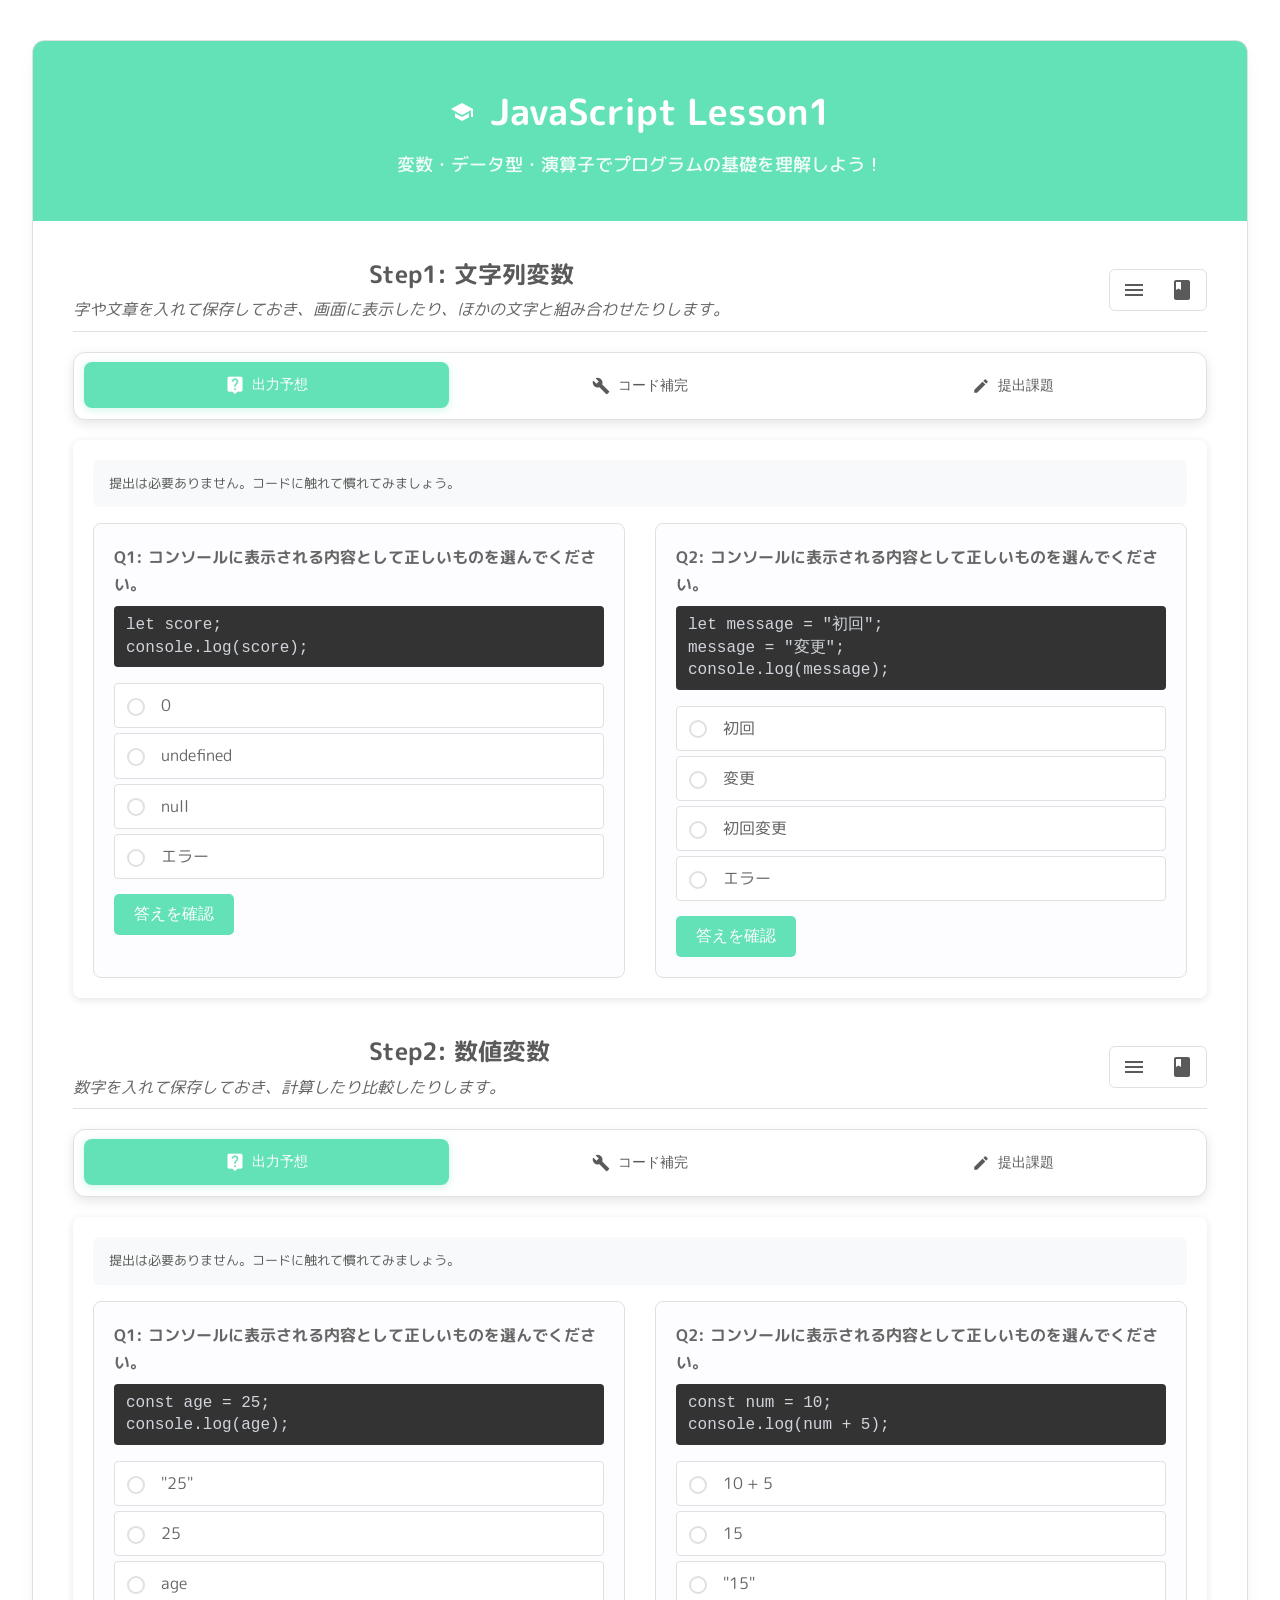
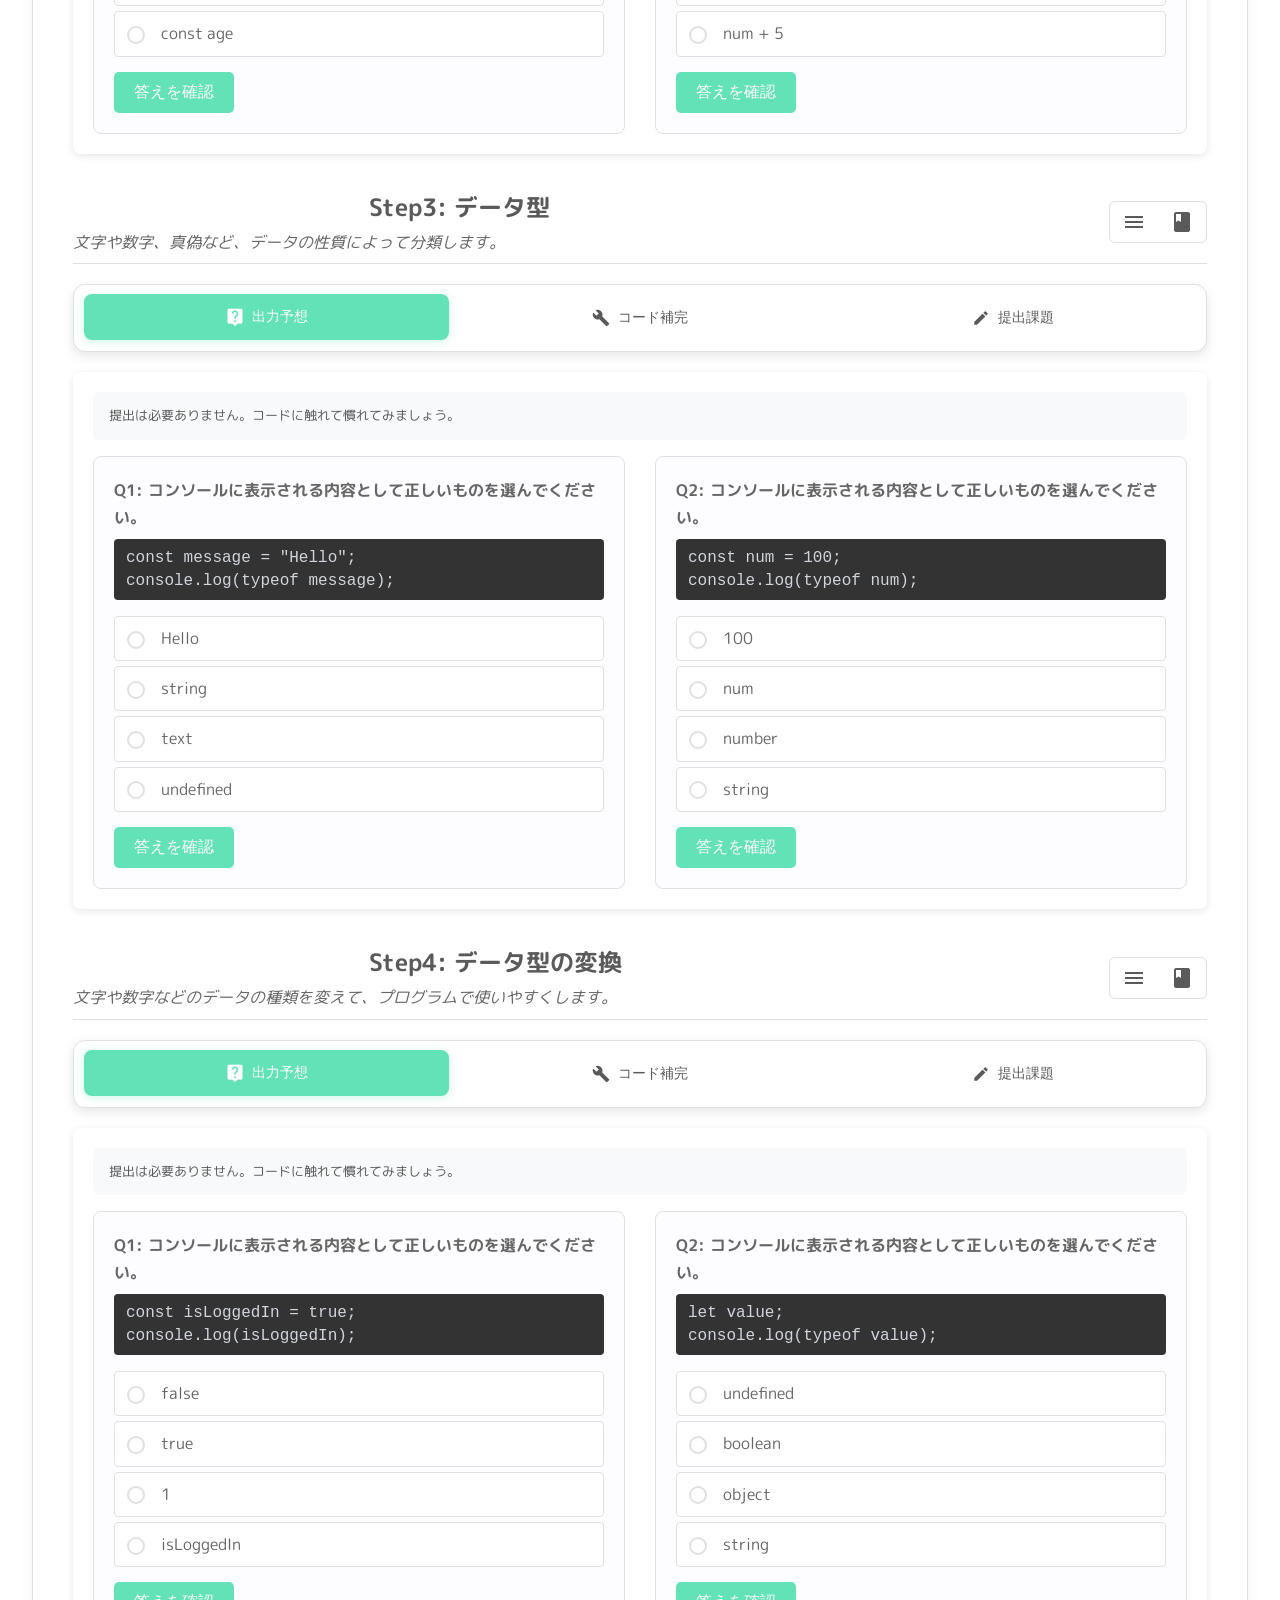
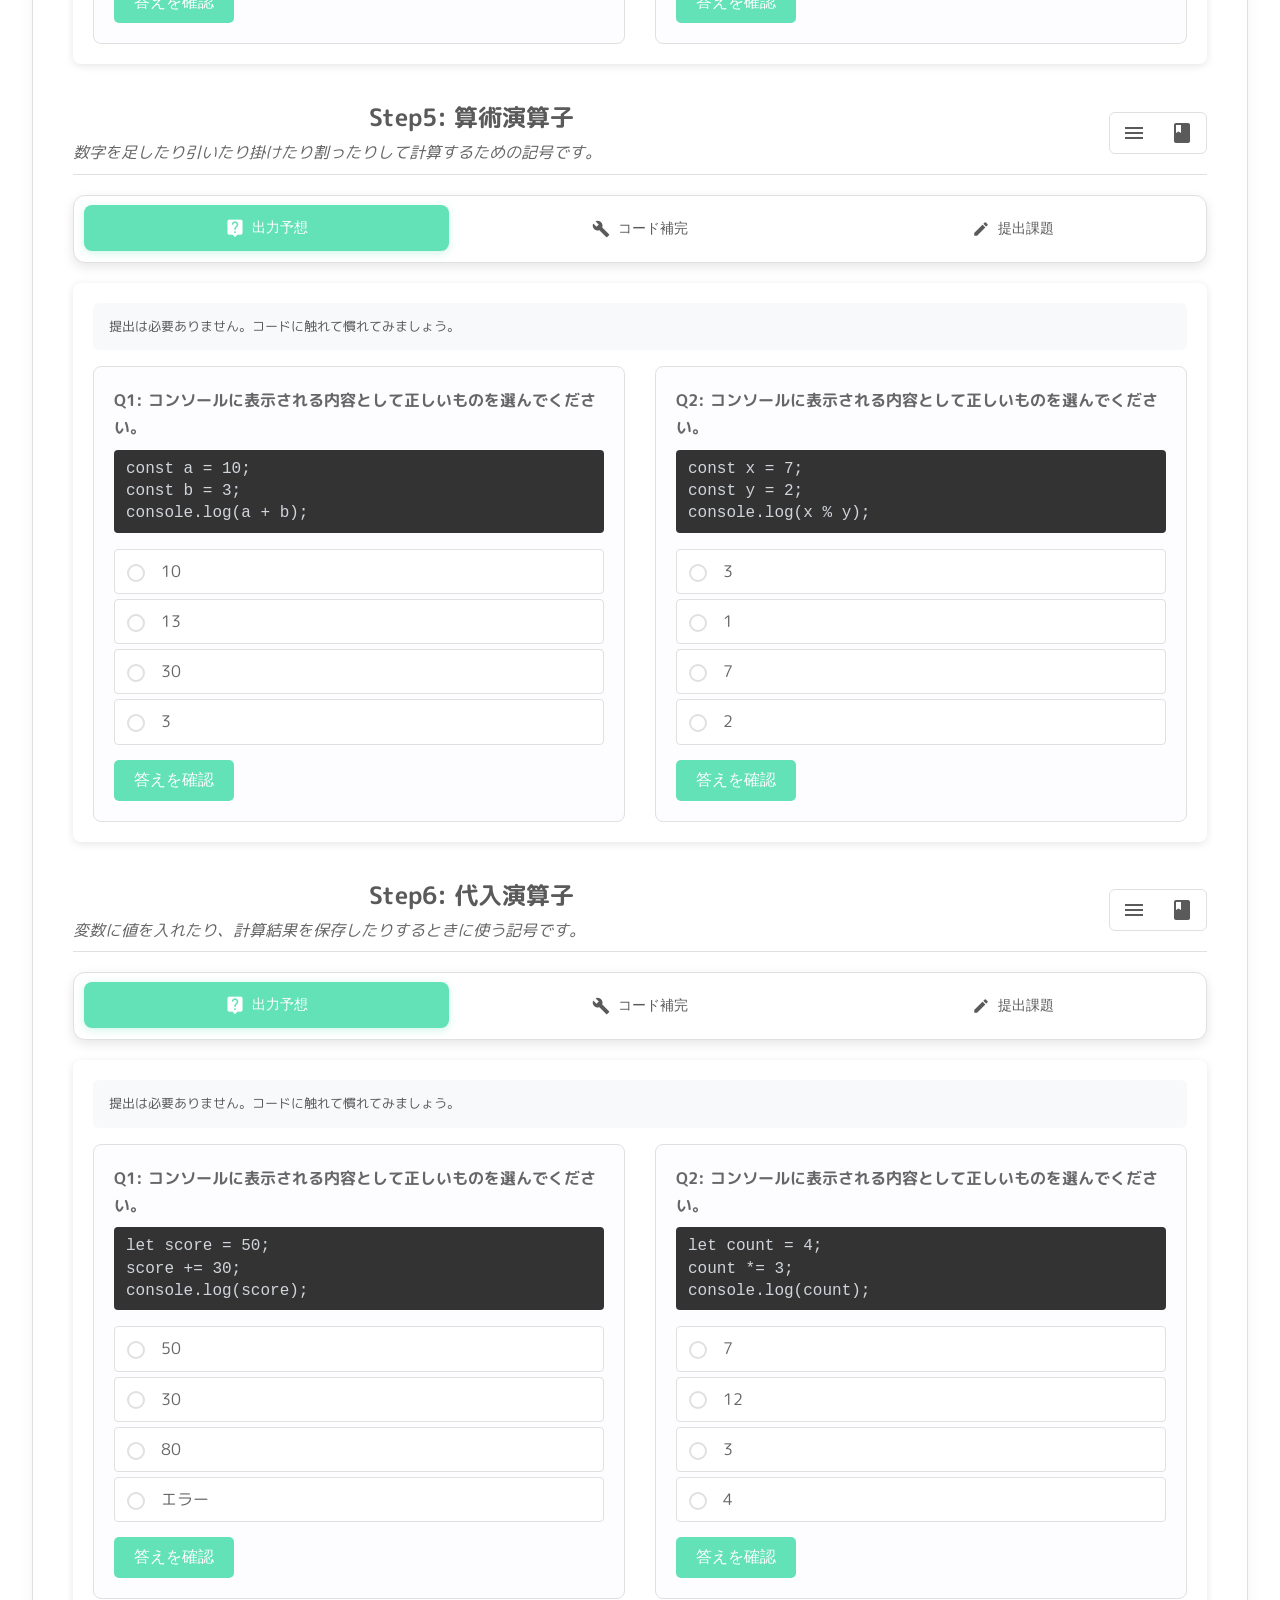
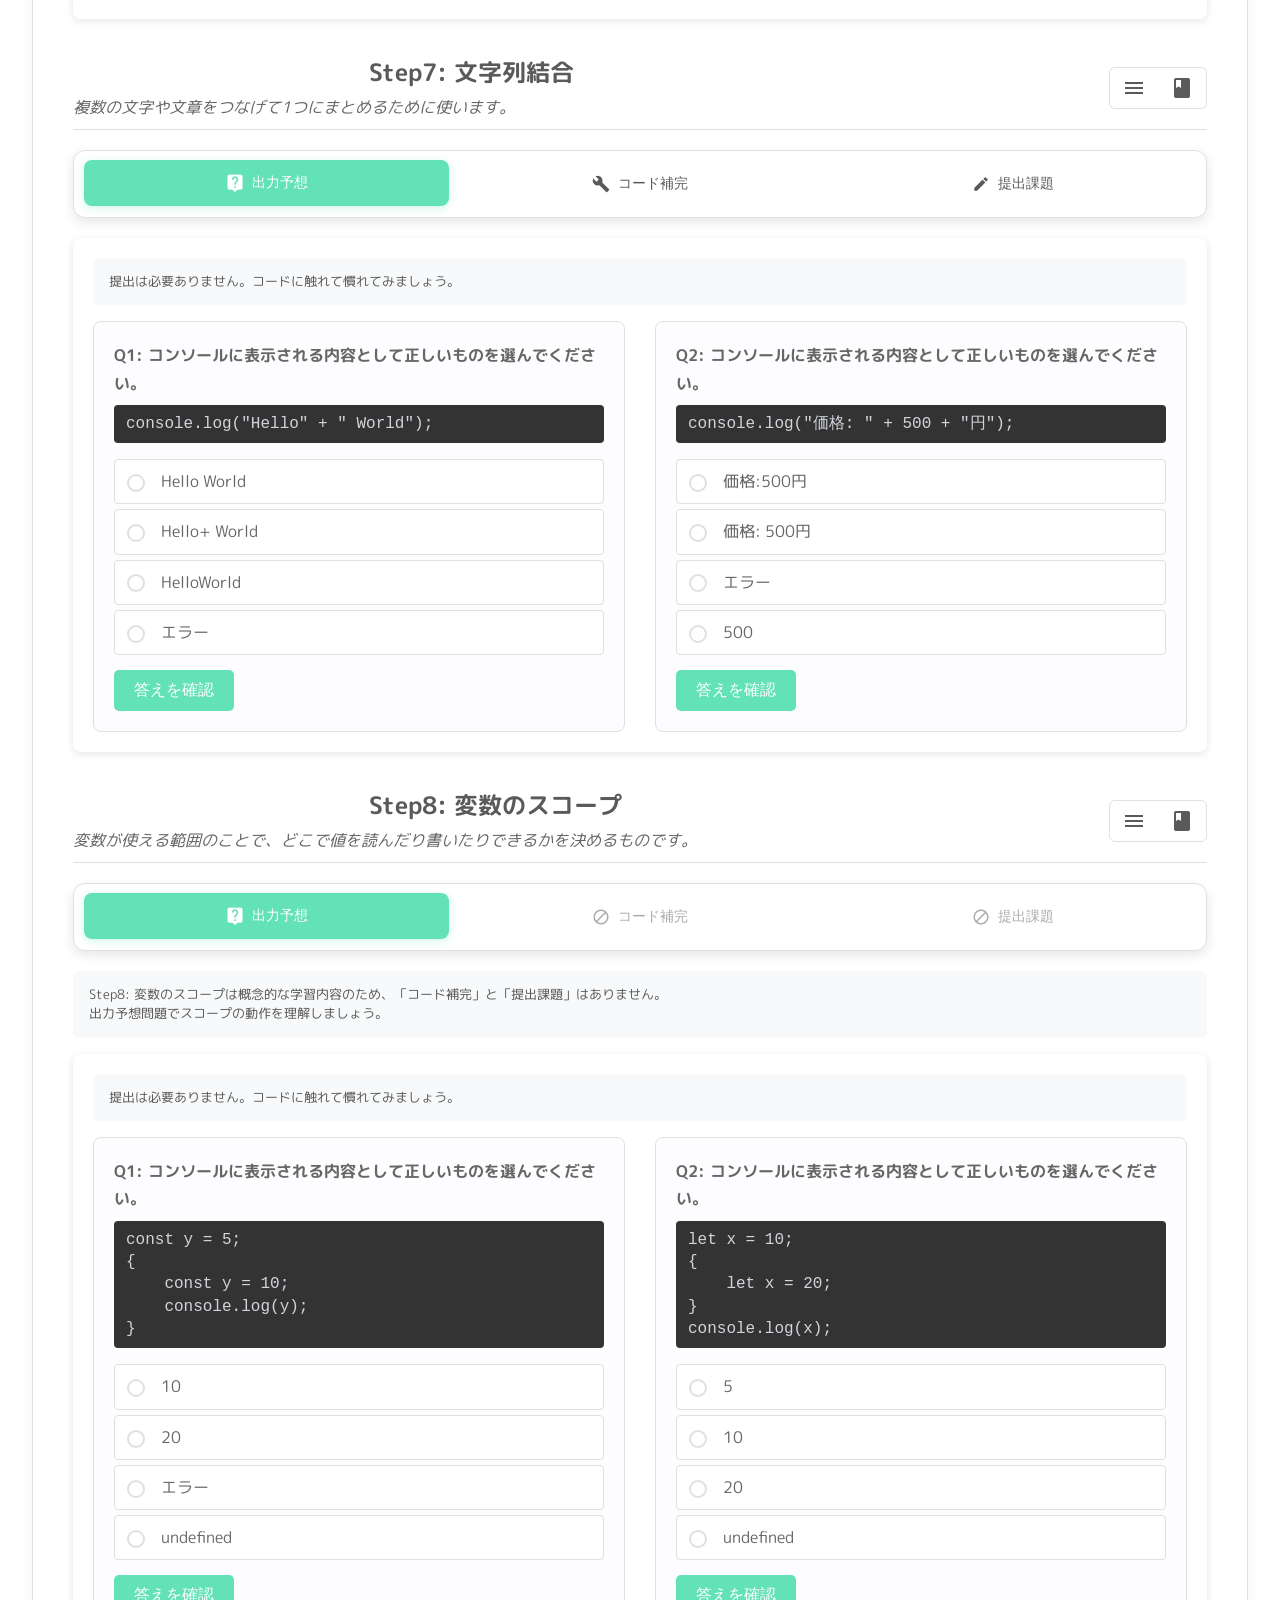
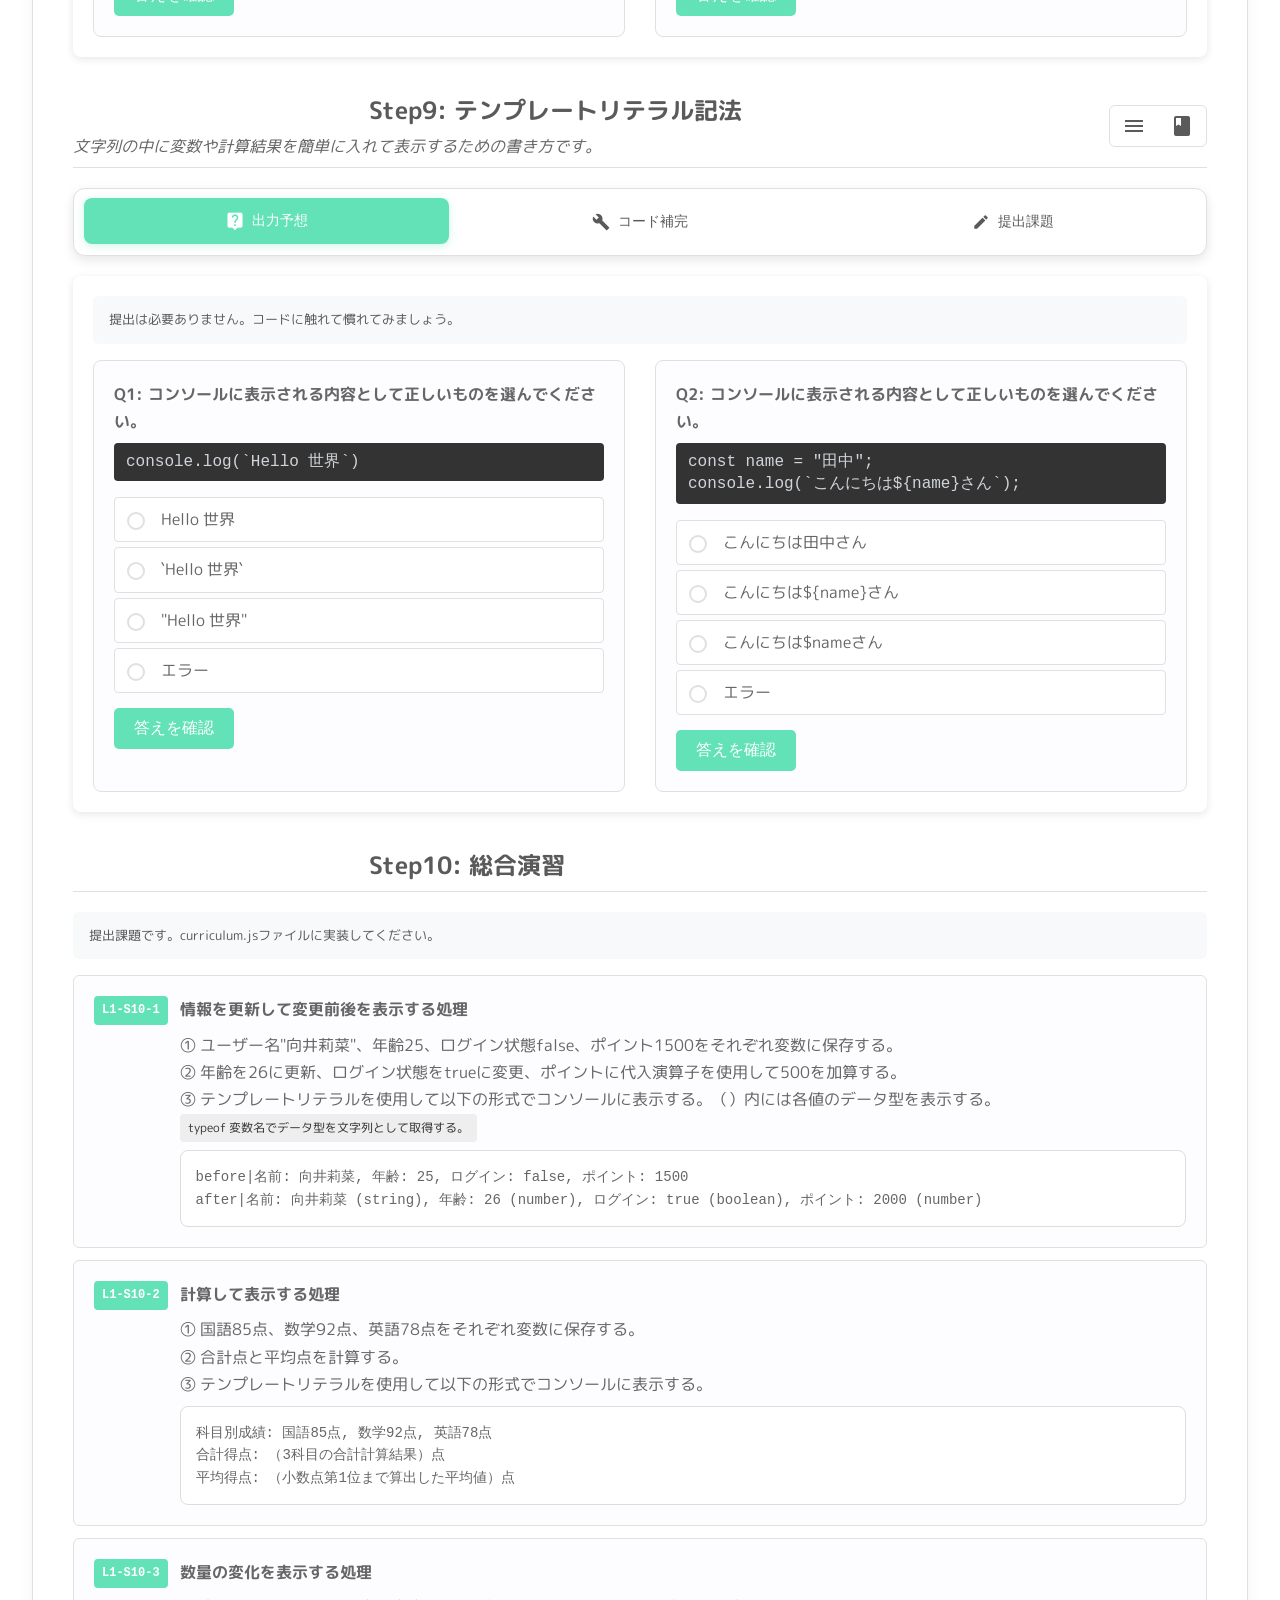
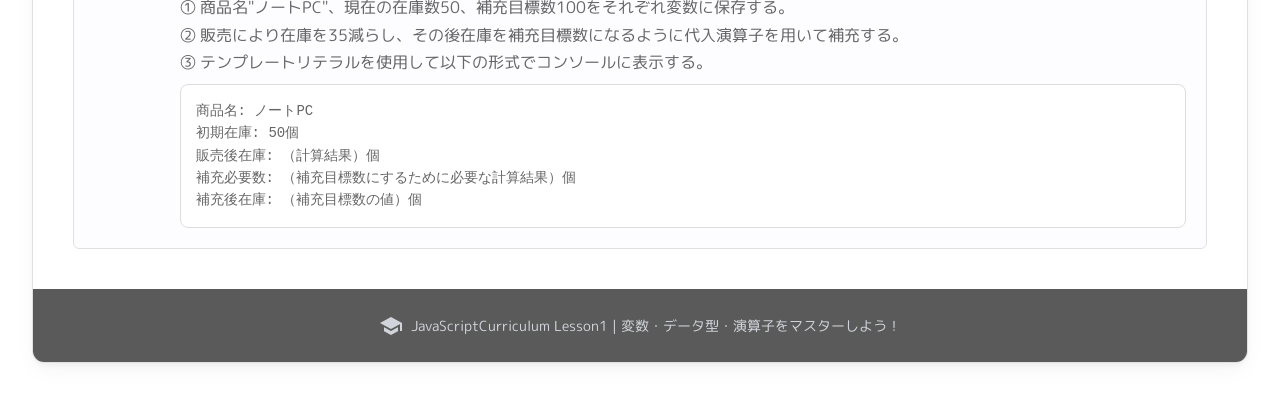
<file: lesson1/index.html>
<!doctype html>
<html lang="ja">
  <head>
    <meta charset="UTF-8" />
    <meta name="viewport" content="width=device-width, initial-scale=1.0" />
    <title>JavaScript練習 - Lesson1</title>
    <link rel="icon" href="../common/assets/image/favicon.ico" type="image/png" />
    <link rel="stylesheet" href="../common/assets/css/reset.css" />
    <link rel="stylesheet" href="../common/assets/css/base.css" />
    <link rel="stylesheet" href="../common/assets/css/style.css" />
    <link rel="stylesheet" href="assets/css/base.css" />
    <link href="https://fonts.googleapis.com/icon?family=Material+Icons" rel="stylesheet" />
  </head>
  <body>
    <div class="l-wrapper">
      <header class="l-header">
        <div class="p-headerTitle">
          <span class="material-icons">school</span>
          <h1 class="c-title-top">JavaScript Lesson1</h1>
        </div>
        <p class="c-title-sub">変数・データ型・演算子でプログラムの基礎を理解しよう！</p>
      </header>
      <main class="l-main">
        <!-- Step1 -->
        <section class="p-section js-section">
          <div class="p-section__title">
            <div class="p-section__title--content">
              <h2 class="p-section__title--top">
                <span class="material-icons">auto_awesome</span>
                <p>Step1: 文字列変数</p>
              </h2>
              <span class="c-useCase">字や文章を入れて保存しておき、画面に表示したり、ほかの文字と組み合わせたりします。</span>
            </div>
            <a href="https://convi0310.backlog.com/alias/wiki/5093304" target="_blank" class="c-link js-tooltip" data-tooltip="解説を読む">
              <span class="material-icons">menu_book</span>
            </a>
          </div>
          <div class="p-section__step js-tab">
            <button class="c-tab js-tab-btn is-active" data-tab="quiz"><span class="material-icons">live_help</span> 出力予想</button>
            <button class="c-tab js-tab-btn u-ml-8" data-tab="blank"><span class="material-icons">build</span> コード補完</button>
            <button class="c-tab js-tab-btn u-ml-8" data-tab="task"><span class="material-icons">edit</span> 提出課題</button>
          </div>
          <!-- 出力予想 -->
          <div class="p-section__tab js-tab-content is-active" data-tab-content="quiz">
            <div class="p-desc">
              <p class="c-text">提出は必要ありません。コードに触れて慣れてみましょう。</p>
            </div>
            <div class="p-quiz">
              <div class="p-quiz__container">
                <div class="p-quiz__item js-quizItem">
                  <h4 class="c-title-question">Q1: コンソールに表示される内容として正しいものを選んでください。</h4>
                  <div class="c-code u-mb-16">let score;<br />console.log(score);</div>
                  <div class="p-choice js-choices">
                    <label class="p-choice__item"><input type="radio" name="q1_1" value="a" /> 0</label>
                    <label class="p-choice__item"><input type="radio" name="q1_1" value="b" /> undefined</label>
                    <label class="p-choice__item"><input type="radio" name="q1_1" value="c" /> null</label>
                    <label class="p-choice__item"><input type="radio" name="q1_1" value="d" /> エラー</label>
                  </div>
                  <div class="p-result u-mb-10 js-quiz-result--11">
                    <span class="js-quiz-message--11 u-color-message u-hide">選択肢を選んでください。</span>
                    <span class="js-quiz-correct--11 u-color-normal u-hide">〇 正解！</span>
                    <span class="js-quiz-incorrect--11 u-color-warning u-hide">
                      ✕ 不正解。<br />
                      正解は「undefined」です。letで宣言しただけで値を代入していない変数にはundefinedが入ります。
                    </span>
                  </div>
                  <button data-quiz-id="q1_1" data-step-question-id="11" class="c-btn">答えを確認</button>
                </div>
                <div class="p-quiz__item js-quizItem">
                  <h4 class="c-title-question">Q2: コンソールに表示される内容として正しいものを選んでください。</h4>
                  <div class="c-code u-mb-16">let message = "初回";<br />message = "変更";<br />console.log(message);</div>
                  <div class="p-choice js-choices">
                    <label class="p-choice__item"><input type="radio" name="q1_2" value="a" /> 初回</label>
                    <label class="p-choice__item"><input type="radio" name="q1_2" value="b" /> 変更</label>
                    <label class="p-choice__item"><input type="radio" name="q1_2" value="c" /> 初回変更</label>
                    <label class="p-choice__item"><input type="radio" name="q1_2" value="d" /> エラー</label>
                  </div>
                  <div class="p-result u-mb-10 js-quiz-result--12">
                    <span class="js-quiz-message--12 u-color-message u-hide">選択肢を選んでください。</span>
                    <span class="js-quiz-correct--12 u-color-normal u-hide">〇 正解！</span>
                    <span class="js-quiz-incorrect--12 u-color-warning u-hide">
                      ✕ 不正解。<br />
                      正解は「変更」です。変数messageの値が再代入により変更されます。
                    </span>
                  </div>
                  <button data-quiz-id="q1_2" data-step-question-id="12" class="c-btn">答えを確認</button>
                </div>
              </div>
            </div>
          </div>
          <!-- コード補完 -->
          <div class="p-section__tab js-tab-content" data-tab-content="blank">
            <div class="p-desc">
              <p class="c-text">提出は必要ありません。コードに触れて慣れてみましょう。</p>
            </div>
            <div class="p-blank">
              <div class="p-blank__item js-blankItem">
                <h4 class="c-title-question">Q1: 名前が2文字かどうかを確認するコードの空欄を埋めてください。</h4>
                <div class="c-code -blank">
                  const name = "田中";<br />
                  console.log(name.<label for="blank1-11" class="c-label-input">文字数を取得するプロパティ</label><input type="text" class="c-input js-blank--1" id="blank1-11" placeholder="①" /> ===
                  <label for="blank1-12" class="c-label-input">文字数</label><input type="text" class="c-input js-blank--2" id="blank1-12" placeholder="②" />);
                </div>
                <div class="p-result u-mb-10 js-blank-result--11">
                  <span class="js-blank-correct--11 u-color-normal u-hide">〇 正解！</span>
                  <span class="js-blank-incorrect--11 u-color-warning u-hide">
                    ✕ 不正解。<br />
                    正解は ①length ②2 です。<br />
                    lengthプロパティで文字列の文字数を取得し、===で数値と比較します。
                  </span>
                </div>
                <button data-blank-id="11" class="c-btn">答えを確認</button>
              </div>
              <div class="p-blank__item js-blankItem">
                <h4 class="c-title-question">Q2: お知らせメッセージを保存し、再代入した後にコンソールに表示するコードの空欄を埋めてください。</h4>
                <div class="c-code -blank">
                  <label for="blank1-14" class="c-label-input">Variable declaration</label>
                  <input type="text" class="c-input js-blank--4" id="blank1-14" placeholder="①" /> noticeMessage = "営業時間変更のお知らせ";<br />
                  noticeMessage = "休業日のお知らせ";<br />
                  console.<label for="blank1-15" class="c-label-input">Console method</label><input type="text" class="c-input js-blank--5" id="blank1-15" placeholder="②" />(noticeMessage);
                </div>
                <div class="p-result u-mb-10 js-blank-result--12">
                  <span class="js-blank-correct--12 u-color-normal u-hide">〇 正解！</span>
                  <span class="js-blank-incorrect--12 u-color-warning u-hide">
                    ✕ 不正解。<br />
                    正解は ①let ②log です。<br />
                    letは再代入可能な変数宣言、logはコンソールに表示するメソッドです。
                  </span>
                </div>
                <button data-blank-id="12" class="c-btn">答えを確認</button>
              </div>
            </div>
          </div>
          <!-- 提出課題 -->
          <div class="p-section__tab js-tab-content" data-tab-content="task">
            <div class="p-desc">
              <p class="c-text">提出課題です。curriculum.jsファイルに実装してください。</p>
            </div>
            <div class="p-task">
              <div class="p-task__item">
                <span class="c-tag js-tooltip" data-tooltip="問題番号をコピー" data-copy>L1-S1-1</span>
                <p class="u-flex-1">変数'companyName'に文字列"株式会社テクノロジー"を保存し、コンソールに表示する。</p>
              </div>
              <div class="p-task__item">
                <span class="c-tag js-tooltip" data-tooltip="問題番号をコピー" data-copy>L1-S1-2</span>
                <p class="u-flex-1">
                  変数'welcomeMessage'に文字列"ようこそ、弊社のサイトへ"を保存し、コンソールに表示する。<br />
                  'welcomeMessage'に文字列"会社概要"を代入しコンソールへ表示する。
                </p>
              </div>
            </div>
          </div>
        </section>
        <!-- Step2 -->
        <section class="p-section js-section">
          <div class="p-section__title">
            <div class="p-section__title--content">
              <h2 class="p-section__title--top">
                <span class="material-icons">auto_awesome</span>
                <p>Step2: 数値変数</p>
              </h2>
              <span class="c-useCase">数字を入れて保存しておき、計算したり比較したりします。</span>
            </div>
            <a href="https://convi0310.backlog.com/alias/wiki/5093304" target="_blank" class="c-link js-tooltip" data-tooltip="解説を読む">
              <span class="material-icons">menu_book</span>
            </a>
          </div>
          <div class="p-section__step js-tab">
            <button class="c-tab js-tab-btn is-active" data-tab="quiz2"><span class="material-icons">live_help</span> 出力予想</button>
            <button class="c-tab js-tab-btn u-ml-8" data-tab="blank2"><span class="material-icons">build</span> コード補完</button>
            <button class="c-tab js-tab-btn u-ml-8" data-tab="task2"><span class="material-icons">edit</span> 提出課題</button>
          </div>
          <!-- 出力予想 -->
          <div class="p-section__tab js-tab-content is-active" data-tab-content="quiz2">
            <div class="p-desc">
              <p class="c-text">提出は必要ありません。コードに触れて慣れてみましょう。</p>
            </div>
            <div class="p-quiz">
              <div class="p-quiz__container">
                <div class="p-quiz__item js-quizItem">
                  <h4 class="c-title-question">Q1: コンソールに表示される内容として正しいものを選んでください。</h4>
                  <div class="c-code u-mb-16">const age = 25;<br />console.log(age);</div>
                  <div class="p-choice js-choices">
                    <label class="p-choice__item"><input type="radio" name="q2_1" value="a" /> "25"</label>
                    <label class="p-choice__item"><input type="radio" name="q2_1" value="b" /> 25</label>
                    <label class="p-choice__item"><input type="radio" name="q2_1" value="c" /> age</label>
                    <label class="p-choice__item"><input type="radio" name="q2_1" value="d" /> const age</label>
                  </div>
                  <div class="p-result u-mb-10 js-quiz-result--21">
                    <span class="js-quiz-message--21 u-color-message u-hide">選択肢を選んでください。</span>
                    <span class="js-quiz-correct--21 u-color-normal u-hide">〇 正解！</span>
                    <span class="js-quiz-incorrect--21 u-color-warning u-hide">
                      ✕ 不正解。<br />
                      正解は「25」です。変数ageの値が出力されます。
                    </span>
                  </div>
                  <button data-quiz-id="q2_1" data-step-question-id="21" class="c-btn">答えを確認</button>
                </div>
                <div class="p-quiz__item js-quizItem">
                  <h4 class="c-title-question">Q2: コンソールに表示される内容として正しいものを選んでください。</h4>
                  <div class="c-code u-mb-16">const num = 10;<br />console.log(num + 5);</div>
                  <div class="p-choice js-choices">
                    <label class="p-choice__item"><input type="radio" name="q2_2" value="a" /> 10 + 5</label>
                    <label class="p-choice__item"><input type="radio" name="q2_2" value="b" /> 15</label>
                    <label class="p-choice__item"><input type="radio" name="q2_2" value="c" /> "15"</label>
                    <label class="p-choice__item"><input type="radio" name="q2_2" value="d" /> num + 5</label>
                  </div>
                  <div class="p-result u-mb-10 js-quiz-result--22">
                    <span class="js-quiz-message--22 u-color-message u-hide">選択肢を選んでください。</span>
                    <span class="js-quiz-correct--22 u-color-normal u-hide"> 〇 正解！ </span>
                    <span class="js-quiz-incorrect--22 u-color-warning u-hide">
                      ✕ 不正解。<br />
                      正解は「15」です。変数numと計算した値 10 + 5 = 15が出力されます。
                    </span>
                  </div>
                  <button data-quiz-id="q2_2" data-step-question-id="22" class="c-btn">答えを確認</button>
                </div>
              </div>
            </div>
          </div>
          <!-- コード補完 -->
          <div class="p-section__tab js-tab-content js-blank-2" data-tab-content="blank2">
            <div class="p-desc">
              <p class="c-text">提出は必要ありません。コードに触れて慣れてみましょう。</p>
            </div>
            <div class="p-blank">
              <div class="p-blank__item js-blankItem">
                <h4 class="c-title-question">Q1: 価格980円を保存し、コンソールに表示するコードの空欄を埋めてください。再代入はありません。</h4>
                <div class="c-code -blank">
                  <label for="blank1-21" class="c-label-input">Variable declaration</label>
                  <input type="text" class="c-input js-blank--7" id="blank1-21" placeholder="①" /> price =
                  <label for="blank1-22" class="c-label-input">Number value</label>
                  <input type="text" class="c-input js-blank--8" id="blank1-22" placeholder="②" />;<br />console.log(price);
                </div>
                <div class="p-result u-mb-10 js-blank-result--21">
                  <span class="js-blank-correct--21 u-color-normal u-hide"> 〇 正解！ </span>
                  <span class="js-blank-incorrect--21 u-color-warning u-hide">
                    ✕ 不正解。
                    <br />正解は ①const ②980 です。
                  </span>
                </div>
                <button data-blank-id="21" class="c-btn">答えを確認</button>
              </div>
              <div class="p-blank__item js-blankItem">
                <h4 class="c-title-question">Q2: 在庫数150個を保存し、75を再代入した後にコンソールに表示するコードの空欄を埋めてください。</h4>
                <div class="c-code -blank">
                  <label for="blank1-23" class="c-label-input">Variable declaration</label>
                  <input type="text" class="c-input js-blank--9" id="blank1-23" placeholder="①" /> stock =
                  <label for="blank1-24" class="c-label-input">Number value</label>
                  <input type="text" class="c-input js-blank--10" id="blank1-24" placeholder="②" />;<br />
                  stock = 75;<br />
                  console.log(stock);
                </div>
                <div class="p-result u-mb-10 js-blank-result--22">
                  <span class="js-blank-correct--22 u-color-normal u-hide"> 〇 正解！ </span>
                  <span class="js-blank-incorrect--22 u-color-warning u-hide">
                    ✕ 不正解。
                    <br />正解は ①let ②150 です。
                  </span>
                </div>
                <button data-blank-id="22" class="c-btn">答えを確認</button>
              </div>
            </div>
          </div>
          <!-- 提出課題 -->
          <div class="p-section__tab js-tab-content" data-tab-content="task2">
            <div class="p-desc">
              <p class="c-text">提出課題です。curriculum.jsファイルに実装してください。</p>
            </div>
            <div class="p-task">
              <div class="p-task__item">
                <span class="c-tag js-tooltip" data-tooltip="問題番号をコピー" data-copy>L1-S2-1</span>
                <p class="u-flex-1">変数'score'に数値85を保存し、コンソールに表示する。</p>
              </div>
              <div class="p-task__item">
                <span class="c-tag js-tooltip" data-tooltip="問題番号をコピー" data-copy>L1-S2-2</span>
                <p class="u-flex-1">
                  変数'count'に数値300を保存し、コンソールに表示する。 <br />
                  'count'に数値100を再代入し、コンソールに表示する。
                </p>
              </div>
            </div>
          </div>
        </section>
        <!-- Step3 -->
        <section class="p-section js-section">
          <div class="p-section__title">
            <div class="p-section__title--content">
              <h2 class="p-section__title--top">
                <span class="material-icons">auto_awesome</span>
                <p>Step3: データ型</p>
              </h2>
              <span class="c-useCase">文字や数字、真偽など、データの性質によって分類します。</span>
            </div>
            <a href="https://convi0310.backlog.com/alias/wiki/5093327" target="_blank" class="c-link js-tooltip" data-tooltip="解説を読む">
              <span class="material-icons">menu_book</span>
            </a>
          </div>
          <div class="p-section__step js-tab">
            <button class="c-tab js-tab-btn is-active" data-tab="quiz3"><span class="material-icons">live_help</span> 出力予想</button>
            <button class="c-tab js-tab-btn u-ml-8" data-tab="blank3"><span class="material-icons">build</span> コード補完</button>
            <button class="c-tab js-tab-btn u-ml-8" data-tab="task3"><span class="material-icons">edit</span> 提出課題</button>
          </div>
          <!-- 出力予想 -->
          <div class="p-section__tab js-tab-content is-active" data-tab-content="quiz3">
            <div class="p-desc">
              <p class="c-text">提出は必要ありません。コードに触れて慣れてみましょう。</p>
            </div>
            <div class="p-quiz">
              <div class="p-quiz__container">
                <div class="p-quiz__item js-quizItem">
                  <h4 class="c-title-question">Q1: コンソールに表示される内容として正しいものを選んでください。</h4>
                  <div class="c-code u-mb-16">const message = "Hello";<br />console.log(typeof message);</div>
                  <div class="p-choice js-choices">
                    <label class="p-choice__item"><input type="radio" name="q3_1" value="a" /> Hello</label>
                    <label class="p-choice__item"><input type="radio" name="q3_1" value="b" /> string</label>
                    <label class="p-choice__item"><input type="radio" name="q3_1" value="c" /> text</label>
                    <label class="p-choice__item"><input type="radio" name="q3_1" value="d" /> undefined</label>
                  </div>
                  <div class="p-result u-mb-10 js-quiz-result--31">
                    <span class="js-quiz-message--31 u-color-message u-hide">選択肢を選んでください。</span>
                    <span class="js-quiz-correct--31 u-color-normal u-hide"> 〇 正解！ </span>
                    <span class="js-quiz-incorrect--31 u-color-warning u-hide">
                      ✕ 不正解。<br />
                      正解は「string」です。変数messageの型が出力されます。
                    </span>
                  </div>
                  <button data-quiz-id="q3_1" data-step-question-id="31" class="c-btn">答えを確認</button>
                </div>

                <div class="p-quiz__item js-quizItem">
                  <h4 class="c-title-question">Q2: コンソールに表示される内容として正しいものを選んでください。</h4>
                  <div class="c-code u-mb-16">const num = 100;<br />console.log(typeof num);</div>
                  <div class="p-choice js-choices">
                    <label class="p-choice__item"><input type="radio" name="q3_2" value="a" /> 100</label>
                    <label class="p-choice__item"><input type="radio" name="q3_2" value="b" /> num</label>
                    <label class="p-choice__item"><input type="radio" name="q3_2" value="c" /> number</label>
                    <label class="p-choice__item"><input type="radio" name="q3_2" value="d" /> string</label>
                  </div>
                  <div class="p-result u-mb-10 js-quiz-result--32">
                    <span class="js-quiz-message--32 u-color-message u-hide">選択肢を選んでください。</span>
                    <span class="js-quiz-correct--32 u-color-normal u-hide"> 〇 正解！ </span>
                    <span class="js-quiz-incorrect--32 u-color-warning u-hide">
                      ✕ 不正解。<br />
                      正解は「number」です。変数numの型が出力されます。
                    </span>
                  </div>
                  <button data-quiz-id="q3_2" data-step-question-id="32" class="c-btn">答えを確認</button>
                </div>
              </div>
            </div>
          </div>
          <!-- コード補完 -->
          <div class="p-section__tab js-tab-content js-blank-3" data-tab-content="blank3">
            <div class="p-desc">
              <p class="c-text">提出は必要ありません。コードに触れて慣れてみましょう。</p>
            </div>
            <div class="p-blank">
              <div class="p-blank__item js-blankItem">
                <h4 class="c-title-question">Q1: 商品価格として1200を保存し、その型を確認するコードの空欄を埋めてください。再代入はありません。</h4>
                <div class="c-code -blank">
                  <label for="blank1-31" class="c-label-input">Variable declaration</label>
                  <input type="text" class="c-input js-blank--11" placeholder="①" id="blank1-31" /> price =
                  <label for="blank1-32" class="c-label-input">Number value</label>
                  <input type="text" class="c-input js-blank--12" placeholder="②" id="blank1-32" />;<br />
                  console.log(typeof price);
                </div>
                <div class="p-result u-mb-10 js-blank-result--31">
                  <span class="js-blank-correct--31 u-color-normal u-hide"> 〇 正解！ </span>
                  <span class="js-blank-incorrect--31 u-color-warning u-hide">
                    ✕ 不正解。<br />
                    正解は ①const ②1200 です。
                  </span>
                </div>
                <button data-blank-id="31" class="c-btn">答えを確認</button>
              </div>
              <div class="p-blank__item js-blankItem">
                <h4 class="c-title-question">Q2: 変数statusに数値200を保存し、その型を確認するコードの空欄を埋めてください。再代入はありません。</h4>
                <div class="c-code -blank">
                  const status = 200;<br />console.log(<label for="blank1-33" class="c-label-input">Typeof operator</label>
                  <input type="text" class="c-input js-blank--13" placeholder="①" id="blank1-33" />
                  <label for="blank1-34" class="c-label-input">Variable name</label>
                  <input type="text" class="c-input js-blank--14" placeholder="②" id="blank1-34" />);
                </div>
                <div class="p-result u-mb-10 js-blank-result--32">
                  <span class="js-blank-correct--32 u-color-normal u-hide"> 〇 正解！ </span>
                  <span class="js-blank-incorrect--32 u-color-warning u-hide">
                    ✕ 不正解。<br />
                    正解は ①typeof ②status です。
                  </span>
                </div>
                <button data-blank-id="32" class="c-btn">答えを確認</button>
              </div>
            </div>
          </div>
          <!-- 提出課題 -->
          <div class="p-section__tab js-tab-content" data-tab-content="task3">
            <div class="p-desc">
              <p class="c-text">提出課題です。curriculum.jsファイルに実装してください。</p>
            </div>
            <div class="p-task">
              <div class="p-task__item">
                <span class="c-tag js-tooltip" data-tooltip="問題番号をコピー" data-copy>L1-S3-1</span>
                <p class="u-flex-1">
                  変数'message'に自由な文字列を保存し、データ型と値をコンソールに表示する。<br />
                  <span class="c-tag -point">※ typeofを使うとデータ型を確認可能。</span>
                </p>
              </div>
              <div class="p-task__item">
                <span class="c-tag js-tooltip" data-tooltip="問題番号をコピー" data-copy>L1-S3-2</span>
                <p class="u-flex-1">
                  変数'score'に自由な数値を保存し、データ型と値をコンソールに表示する。<br />
                  <span class="c-tag -point">※ typeofを使うとデータ型を確認可能。</span>
                </p>
              </div>
            </div>
          </div>
        </section>
        <!-- Step4 -->
        <section class="p-section js-section">
          <div class="p-section__title">
            <div class="p-section__title--content">
              <h2 class="p-section__title--top">
                <span class="material-icons">auto_awesome</span>
                <p>Step4: データ型の変換</p>
              </h2>
              <span class="c-useCase">文字や数字などのデータの種類を変えて、プログラムで使いやすくします。</span>
            </div>
            <a href="https://convi0310.backlog.com/alias/wiki/5093327" target="_blank" class="c-link js-tooltip" data-tooltip="解説を読む">
              <span class="material-icons">menu_book</span>
            </a>
          </div>
          <div class="p-section__step js-tab">
            <button class="c-tab js-tab-btn is-active" data-tab="quiz4"><span class="material-icons">live_help</span> 出力予想</button>
            <button class="c-tab js-tab-btn u-ml-8" data-tab="blank4"><span class="material-icons">build</span> コード補完</button>
            <button class="c-tab js-tab-btn u-ml-8" data-tab="task4"><span class="material-icons">edit</span> 提出課題</button>
          </div>
          <!-- 出力予想 -->
          <div class="p-section__tab js-tab-content is-active" data-tab-content="quiz4">
            <div class="p-desc">
              <p class="c-text">提出は必要ありません。コードに触れて慣れてみましょう。</p>
            </div>
            <div class="p-quiz">
              <div class="p-quiz__container">
                <div class="p-quiz__item js-quizItem">
                  <h4 class="c-title-question">Q1: コンソールに表示される内容として正しいものを選んでください。</h4>
                  <div class="c-code u-mb-16">const isLoggedIn = true;<br />console.log(isLoggedIn);</div>
                  <div class="p-choice js-choices">
                    <label class="p-choice__item"><input type="radio" name="q4_1" value="a" /> false</label>
                    <label class="p-choice__item"><input type="radio" name="q4_1" value="b" /> true</label>
                    <label class="p-choice__item"><input type="radio" name="q4_1" value="c" /> 1</label>
                    <label class="p-choice__item"><input type="radio" name="q4_1" value="d" /> isLoggedIn</label>
                  </div>
                  <div class="p-result u-mb-10 js-quiz-result--41">
                    <span class="js-quiz-message--41 u-color-message u-hide">選択肢を選んでください。</span>
                    <span class="js-quiz-correct--41 u-color-normal u-hide"> 〇 正解！ </span>
                    <span class="js-quiz-incorrect--41 u-color-warning u-hide">
                      ✕ 不正解。<br />
                      正解は「true」です。
                    </span>
                  </div>
                  <button data-quiz-id="q4_1" data-step-question-id="41" class="c-btn">答えを確認</button>
                </div>
                <div class="p-quiz__item js-quizItem">
                  <h4 class="c-title-question">Q2: コンソールに表示される内容として正しいものを選んでください。</h4>
                  <div class="c-code u-mb-16">let value;<br />console.log(typeof value);</div>
                  <div class="p-choice js-choices">
                    <label class="p-choice__item"><input type="radio" name="q4_2" value="a" /> undefined</label>
                    <label class="p-choice__item"><input type="radio" name="q4_2" value="b" /> boolean</label>
                    <label class="p-choice__item"><input type="radio" name="q4_2" value="c" /> object</label>
                    <label class="p-choice__item"><input type="radio" name="q4_2" value="d" /> string</label>
                  </div>
                  <div class="p-result u-mb-10 js-quiz-result--42">
                    <span class="js-quiz-message--42 u-color-message u-hide">選択肢を選んでください。</span>
                    <span class="js-quiz-correct--42 u-color-normal u-hide"> 〇 正解！ </span>
                    <span class="js-quiz-incorrect--42 u-color-warning u-hide">
                      ✕ 不正解。<br />
                      正解は「undefined」です。値が代入されていない変数は自動的にundefinedとなります。
                    </span>
                  </div>
                  <button data-quiz-id="q4_2" data-step-question-id="42" class="c-btn">答えを確認</button>
                </div>
              </div>
            </div>
          </div>
          <!-- コード補完 -->
          <div class="p-section__tab js-tab-content js-blank-4" data-tab-content="blank4">
            <div class="p-desc">
              <p class="c-text">提出は必要ありません。コードに触れて慣れてみましょう。</p>
            </div>
            <div class="p-blank">
              <div class="p-blank__item js-blankItem">
                <h4 class="c-title-question">Q1: 数値456を文字列に変換し、コンソールに表示するコードの空欄を埋めてください。</h4>
                <div class="c-code -blank">
                  <label for="blank1-41" class="c-label-input">Variable declaration</label>
                  <input type="text" class="c-input js-blank--15" id="blank1-41" placeholder="①" /> initValue = 456;<br />
                  initValue =
                  <label for="blank1-42" class="c-label-input">Conversion function</label>
                  <input type="text" class="c-input js-blank--16" id="blank1-42" placeholder="②" />(initValue);<br />
                  console.log(initValue);
                </div>
                <div class="p-result u-mb-10 js-blank-result--41">
                  <span class="js-blank-correct--41 u-color-normal u-hide"> 〇 正解！ </span>
                  <span class="js-blank-incorrect--41 u-color-warning u-hide">
                    ✕ 不正解。<br />
                    正解は ①let ②String です。
                  </span>
                </div>
                <button data-blank-id="41" class="c-btn">答えを確認</button>
              </div>
              <div class="p-blank__item js-blankItem">
                <h4 class="c-title-question">Q2: 文字列"123"を数値に変換し、コンソールに表示するコードの空欄を埋めてください。</h4>
                <div class="c-code -blank">
                  <label for="blank1-43" class="c-label-input">Variable declaration</label>
                  <input type="text" class="c-input js-blank--17" id="blank1-43" placeholder="①" /> strValue = "123";<br />
                  strValue =
                  <label for="blank1-44" class="c-label-input">Conversion function</label>
                  <input type="text" class="c-input js-blank--18" id="blank1-44" placeholder="②" />(strValue);<br />
                  console.log(strValue);
                </div>
                <div class="p-result u-mb-10 js-blank-result--42">
                  <span class="js-blank-correct--42 u-color-normal u-hide"> 〇 正解！ </span>
                  <span class="js-blank-incorrect--42 u-color-warning u-hide">
                    ✕ 不正解。<br />
                    正解は ①let ②Number です。
                  </span>
                </div>
                <button data-blank-id="42" class="c-btn">答えを確認</button>
              </div>
            </div>
          </div>
          <!-- 提出課題 -->
          <div class="p-section__tab js-tab-content" data-tab-content="task4">
            <div class="p-desc">
              <p class="c-text">提出課題です。curriculum.jsファイルに実装してください。</p>
            </div>
            <div class="p-task">
              <div class="p-task__item">
                <span class="c-tag js-tooltip" data-tooltip="問題番号をコピー" data-copy>L1-S4-1</span>
                <p class="u-flex-1">
                  変数'isActive'にtrue（boolean型）を保存し、データ型と値をコンソールに表示する。<br />
                  文字列に変換して'isActive'に再代入し、変換後のデータ型と値をコンソールに表示する。
                </p>
              </div>
              <div class="p-task__item">
                <span class="c-tag js-tooltip" data-tooltip="問題番号をコピー" data-copy>L1-S4-2</span>
                <p class="u-flex-1">
                  変数'initValue'に数値456を保存し、データ型と値をコンソールに表示する。<br />
                  文字列に変換して変数に再代入し、データ型と値をコンソールに表示する。
                </p>
              </div>
            </div>
          </div>
        </section>
        <!-- Step5 -->
        <section class="p-section js-section">
          <div class="p-section__title">
            <div class="p-section__title--content">
              <h2 class="p-section__title--top">
                <span class="material-icons">auto_awesome</span>
                <p>Step5: 算術演算子</p>
              </h2>
              <span class="c-useCase">数字を足したり引いたり掛けたり割ったりして計算するための記号です。</span>
            </div>
            <a href="https://convi0310.backlog.com/alias/wiki/5093344" target="_blank" class="c-link js-tooltip" data-tooltip="解説を読む">
              <span class="material-icons">menu_book</span>
            </a>
          </div>
          <div class="p-section__step js-tab">
            <button class="c-tab js-tab-btn is-active" data-tab="quiz5"><span class="material-icons">live_help</span> 出力予想</button>
            <button class="c-tab js-tab-btn u-ml-8" data-tab="blank5"><span class="material-icons">build</span> コード補完</button>
            <button class="c-tab js-tab-btn u-ml-8" data-tab="task5"><span class="material-icons">edit</span> 提出課題</button>
          </div>
          <!-- 出力予想 -->
          <div class="p-section__tab js-tab-content is-active" data-tab-content="quiz5">
            <div class="p-desc">
              <p class="c-text">提出は必要ありません。コードに触れて慣れてみましょう。</p>
            </div>
            <div class="p-quiz">
              <div class="p-quiz__container">
                <div class="p-quiz__item js-quizItem">
                  <h4 class="c-title-question">Q1: コンソールに表示される内容として正しいものを選んでください。</h4>
                  <div class="c-code u-mb-16">const a = 10;<br />const b = 3;<br />console.log(a + b);</div>
                  <div class="p-choice js-choices">
                    <label class="p-choice__item"><input type="radio" name="q5_1" value="a" /> 10</label>
                    <label class="p-choice__item"><input type="radio" name="q5_1" value="b" /> 13</label>
                    <label class="p-choice__item"><input type="radio" name="q5_1" value="c" /> 30</label>
                    <label class="p-choice__item"><input type="radio" name="q5_1" value="d" /> 3</label>
                  </div>
                  <div class="p-result u-mb-10 js-quiz-result--51">
                    <span class="js-quiz-message--51 u-color-message u-hide">選択肢を選んでください。</span>
                    <span class="js-quiz-correct--51 u-color-normal u-hide"> 〇 正解！ </span>
                    <span class="js-quiz-incorrect--51 u-color-warning u-hide">
                      ✕ 不正解。<br />
                      正解は「13」です。+ 演算子は加算できます。
                    </span>
                  </div>
                  <button data-quiz-id="q5_1" data-step-question-id="51" class="c-btn">答えを確認</button>
                </div>
                <div class="p-quiz__item js-quizItem">
                  <h4 class="c-title-question">Q2: コンソールに表示される内容として正しいものを選んでください。</h4>
                  <div class="c-code u-mb-16">const x = 7;<br />const y = 2;<br />console.log(x % y);</div>
                  <div class="p-choice js-choices">
                    <label class="p-choice__item"><input type="radio" name="q5_2" value="a" /> 3</label>
                    <label class="p-choice__item"><input type="radio" name="q5_2" value="b" /> 1</label>
                    <label class="p-choice__item"><input type="radio" name="q5_2" value="c" /> 7</label>
                    <label class="p-choice__item"><input type="radio" name="q5_2" value="d" /> 2</label>
                  </div>
                  <div class="p-result u-mb-10 js-quiz-result--52">
                    <span class="js-quiz-message--52 u-color-message u-hide">選択肢を選んでください。</span>
                    <span class="js-quiz-correct--52 u-color-normal u-hide"> 〇 正解！ </span>
                    <span class="js-quiz-incorrect--52 u-color-warning u-hide">
                      ✕ 不正解。<br />
                      正解は「1」です。% 演算子は余りを求めます。
                    </span>
                  </div>
                  <button data-quiz-id="q5_2" data-step-question-id="52" class="c-btn">答えを確認</button>
                </div>
              </div>
            </div>
          </div>
          <!-- コード補完 -->
          <div class="p-section__tab js-tab-content js-blank-5" data-tab-content="blank5">
            <div class="p-desc">
              <p class="c-text">提出は必要ありません。コードに触れて慣れてみましょう。</p>
            </div>
            <div class="p-blank">
              <div class="p-blank__item js-blankItem">
                <h4 class="c-title-question">Q1: 商品価格と送料の合計を計算し、コンソールに表示するコードの空欄を埋めてください。再代入はありません。</h4>
                <div class="c-code -blank">
                  <label for="blank1-51" class="c-label-input">Variable declaration</label>
                  <input type="text" class="c-input js-blank--19" placeholder="①" id="blank1-51" /> totalPrice = productPrice
                  <label for="blank1-52" class="c-label-input">Arithmetic operator</label>
                  <input type="text" class="c-input js-blank--20" placeholder="②" id="blank1-52" /> shippingFee;<br />
                  console.log(totalPrice);
                </div>
                <div class="p-result u-mb-10 js-blank-result--51">
                  <span class="js-blank-correct--51 u-color-normal u-hide"> 〇 正解！ </span>
                  <span class="js-blank-incorrect--51 u-color-warning u-hide">
                    ✕ 不正解。<br />
                    正解は ①const ②+ です。
                  </span>
                </div>
                <button data-blank-id="51" class="c-btn">答えを確認</button>
              </div>

              <div class="p-blank__item js-blankItem">
                <h4 class="c-title-question">Q2: 数値23を3で割った余りを計算し、コンソールに表示するコードの空欄を埋めてください。</h4>
                <div class="c-code -blank">
                  <label for="blank1-53" class="c-label-input">Variable declaration</label>
                  <input type="text" class="c-input js-blank--21" placeholder="①" id="blank1-53" /> remainder = 23
                  <label for="blank1-54" class="c-label-input">Arithmetic operator</label>
                  <input type="text" class="c-input js-blank--22" placeholder="②" id="blank1-54" /> 3;<br />
                  console.log(remainder);
                </div>
                <div class="p-result u-mb-10 js-blank-result--52">
                  <span class="js-blank-correct--52 u-color-normal u-hide">〇 正解！</span>
                  <span class="js-blank-incorrect--52 u-color-warning u-hide">
                    ✕ 不正解。<br />
                    正解は ①const ②% です。
                  </span>
                </div>
                <button data-blank-id="52" class="c-btn">答えを確認</button>
              </div>
            </div>
          </div>
          <!-- 提出課題 -->
          <div class="p-section__tab js-tab-content" data-tab-content="task5">
            <div class="p-desc">
              <p class="c-text">提出課題です。curriculum.jsファイルに実装してください。</p>
            </div>
            <div class="p-task">
              <div class="p-task__item">
                <span class="c-tag js-tooltip" data-tooltip="問題番号をコピー" data-copy>L1-S5-1</span>
                <p class="u-flex-1">
                  商品価格1200円、送料500円をそれぞれ変数に保存し、商品価格と送料を合計する。<br />
                  その金額に、消費税10%をかけた金額を計算してコンソールに表示する。<br />
                  <span class="c-tag -point">※ 合計金額を変数に保存してから、税込み金額を計算する。表示するのは税込み金額のみ。</span>
                </p>
              </div>
              <div class="p-task__item">
                <span class="c-tag js-tooltip" data-tooltip="問題番号をコピー" data-copy>L1-S5-2</span>
                <p class="u-flex-1">数値23を変数に保存し、その23を3で割った余りを計算してコンソールに表示する。</p>
              </div>
            </div>
          </div>
        </section>
        <!-- Step6 -->
        <section class="p-section js-section">
          <div class="p-section__title">
            <div class="p-section__title--content">
              <h2 class="p-section__title--top">
                <span class="material-icons">auto_awesome</span>
                <p>Step6: 代入演算子</p>
              </h2>
              <span class="c-useCase">変数に値を入れたり、計算結果を保存したりするときに使う記号です。</span>
            </div>
            <a href="https://convi0310.backlog.com/alias/wiki/5093344" target="_blank" class="c-link js-tooltip" data-tooltip="解説を読む">
              <span class="material-icons">menu_book</span>
            </a>
          </div>
          <div class="p-section__step js-tab">
            <button class="c-tab js-tab-btn is-active" data-tab="quiz6"><span class="material-icons">live_help</span> 出力予想</button>
            <button class="c-tab js-tab-btn u-ml-8" data-tab="blank6"><span class="material-icons">build</span> コード補完</button>
            <button class="c-tab js-tab-btn u-ml-8" data-tab="task6"><span class="material-icons">edit</span> 提出課題</button>
          </div>
          <!-- 出力予想 -->
          <div class="p-section__tab js-tab-content is-active" data-tab-content="quiz6">
            <div class="p-desc">
              <p class="c-text">提出は必要ありません。コードに触れて慣れてみましょう。</p>
            </div>
            <div class="p-quiz">
              <div class="p-quiz__container">
                <div class="p-quiz__item js-quizItem">
                  <h4 class="c-title-question">Q1: コンソールに表示される内容として正しいものを選んでください。</h4>
                  <div class="c-code u-mb-16">let score = 50;<br />score += 30;<br />console.log(score);</div>
                  <div class="p-choice js-choices">
                    <label class="p-choice__item"><input type="radio" name="q6_1" value="a" /> 50</label>
                    <label class="p-choice__item"><input type="radio" name="q6_1" value="b" /> 30</label>
                    <label class="p-choice__item"><input type="radio" name="q6_1" value="c" /> 80</label>
                    <label class="p-choice__item"><input type="radio" name="q6_1" value="d" /> エラー</label>
                  </div>
                  <div class="p-result u-mb-10 js-quiz-result--61">
                    <span class="js-quiz-message--61 u-color-message u-hide">選択肢を選んでください。</span>
                    <span class="js-quiz-correct--61 u-color-normal u-hide">〇 正解！</span>
                    <span class="js-quiz-incorrect--61 u-color-warning u-hide">
                      ✕ 不正解。<br />
                      正解は「80」です。+= で加算代入できます。
                    </span>
                  </div>
                  <button data-quiz-id="q6_1" data-step-question-id="61" class="c-btn">答えを確認</button>
                </div>
                <div class="p-quiz__item js-quizItem">
                  <h4 class="c-title-question">Q2: コンソールに表示される内容として正しいものを選んでください。</h4>
                  <div class="c-code u-mb-16">let count = 4;<br />count *= 3;<br />console.log(count);</div>
                  <div class="p-choice js-choices">
                    <label class="p-choice__item"><input type="radio" name="q6_2" value="a" /> 7</label>
                    <label class="p-choice__item"><input type="radio" name="q6_2" value="b" /> 12</label>
                    <label class="p-choice__item"><input type="radio" name="q6_2" value="c" /> 3</label>
                    <label class="p-choice__item"><input type="radio" name="q6_2" value="d" /> 4</label>
                  </div>
                  <div class="p-result u-mb-10 js-quiz-result--62">
                    <span class="js-quiz-message--62 u-color-message u-hide">選択肢を選んでください。</span>
                    <span class="js-quiz-correct--62 u-color-normal u-hide">〇 正解！</span>
                    <span class="js-quiz-incorrect--62 u-color-warning u-hide">
                      ✕ 不正解。<br />
                      正解は「12」です。*= で乗算代入できます。
                    </span>
                  </div>
                  <button data-quiz-id="q6_2" data-step-question-id="62" class="c-btn">答えを確認</button>
                </div>
              </div>
            </div>
          </div>
          <!-- コード補完 -->
          <div class="p-section__tab js-tab-content js-blank-6" data-tab-content="blank6">
            <div class="p-desc">
              <p class="c-text">提出は必要ありません。コードに触れて慣れてみましょう。</p>
            </div>
            <div class="p-blank">
              <div class="p-blank__item js-blankItem">
                <h4 class="c-title-question">Q1: カウンターに10を加算し、コンソールに表示するコードの空欄を埋めてください。</h4>
                <div class="c-code -blank">
                  <label for="blank1-61" class="c-label-input">Variable declaration</label>
                  <input type="text" class="c-input js-blank--23" placeholder="①" id="blank1-61" /> counter = 50;<br />
                  counter <label for="blank1-62" class="c-label-input">Assignment operator</label> <input type="text" class="c-input js-blank--24" placeholder="②" id="blank1-62" /> 10;<br />
                  console.log(counter);
                </div>
                <div class="p-result u-mb-10 js-blank-result--61">
                  <span class="js-blank-correct--61 u-color-normal u-hide">〇 正解！</span>
                  <span class="js-blank-incorrect--61 u-color-warning u-hide">
                    ✕ 不正解。<br />
                    正解は ①let ②+= です。
                  </span>
                </div>
                <button data-blank-id="61" class="c-btn">答えを確認</button>
              </div>
              <div class="p-blank__item js-blankItem">
                <h4 class="c-title-question">Q2: 価格を2倍にし、コンソールに表示するコードの空欄を埋めてください。</h4>
                <div class="c-code -blank">
                  <label for="blank1-63" class="c-label-input">Variable declaration</label>
                  <input type="text" class="c-input js-blank--25" placeholder="①" id="blank1-63" /> price = 100;<br />
                  price <label for="blank1-64" class="c-label-input">Assignment operator</label> <input type="text" class="c-input js-blank--26" placeholder="②" id="blank1-64" /> 2;<br />
                  console.log(price);
                </div>
                <div class="p-result u-mb-10 js-blank-result--62">
                  <span class="js-blank-correct--62 u-color-normal u-hide">〇 正解！</span>
                  <span class="js-blank-incorrect--62 u-color-warning u-hide">
                    ✕ 不正解。<br />
                    正解は ①let ②*= です。
                  </span>
                </div>
                <button data-blank-id="62" class="c-btn">答えを確認</button>
              </div>
            </div>
          </div>
          <!-- 提出課題 -->
          <div class="p-section__tab js-tab-content" data-tab-content="task6">
            <div class="p-desc">
              <p class="c-text">提出課題です。curriculum.jsファイルに実装してください。</p>
            </div>
            <div class="p-task">
              <div class="p-task__item">
                <span class="c-tag js-tooltip" data-tooltip="問題番号をコピー" data-copy>L1-S6-1</span>
                <p class="u-flex-1">変数に数値100を代入後、代入演算子で50を加算、20を減算し、各段階でコンソールに表示する。</p>
              </div>
              <div class="p-task__item">
                <span class="c-tag js-tooltip" data-tooltip="問題番号をコピー" data-copy>L1-S6-2</span>
                <p class="u-flex-1">変数に数値200を代入後、代入演算子で1.5倍、2で割り、各段階でコンソールに表示する。</p>
              </div>
            </div>
          </div>
        </section>
        <!-- Step7 -->
        <section class="p-section js-section">
          <div class="p-section__title">
            <div class="p-section__title--content">
              <h2 class="p-section__title--top">
                <span class="material-icons">auto_awesome</span>
                <p>Step7: 文字列結合</p>
              </h2>
              <span class="c-useCase">複数の文字や文章をつなげて1つにまとめるために使います。</span>
            </div>
            <a href="https://convi0310.backlog.com/alias/wiki/5093344" target="_blank" class="c-link js-tooltip" data-tooltip="解説を読む">
              <span class="material-icons">menu_book</span>
            </a>
          </div>
          <div class="p-section__step js-tab">
            <button class="c-tab js-tab-btn is-active" data-tab="quiz7"><span class="material-icons">live_help</span> 出力予想</button>
            <button class="c-tab js-tab-btn u-ml-8" data-tab="blank7"><span class="material-icons">build</span> コード補完</button>
            <button class="c-tab js-tab-btn u-ml-8" data-tab="task7"><span class="material-icons">edit</span> 提出課題</button>
          </div>
          <!-- 出力予想 -->
          <div class="p-section__tab js-tab-content is-active" data-tab-content="quiz7">
            <div class="p-desc">
              <p class="c-text">提出は必要ありません。コードに触れて慣れてみましょう。</p>
            </div>
            <div class="p-quiz">
              <div class="p-quiz__container">
                <div class="p-quiz__item js-quizItem">
                  <h4 class="c-title-question">Q1: コンソールに表示される内容として正しいものを選んでください。</h4>
                  <div class="c-code u-mb-16">console.log("Hello" + " World");</div>
                  <div class="p-choice js-choices">
                    <label class="p-choice__item"><input type="radio" name="q7_1" value="a" /> Hello World</label>
                    <label class="p-choice__item"><input type="radio" name="q7_1" value="b" /> Hello+ World</label>
                    <label class="p-choice__item"><input type="radio" name="q7_1" value="c" /> HelloWorld</label>
                    <label class="p-choice__item"><input type="radio" name="q7_1" value="d" /> エラー</label>
                  </div>
                  <div class="p-result u-mb-10 js-quiz-result--71">
                    <span class="js-quiz-message--71 u-color-message u-hide">選択肢を選んでください。</span>
                    <span class="js-quiz-correct--71 u-color-normal u-hide">〇 正解！</span>
                    <span class="js-quiz-incorrect--71 u-color-warning u-hide">
                      ✕ 不正解。<br />
                      正解は「Hello World」です。+ で文字列連結できます。
                    </span>
                  </div>
                  <button data-quiz-id="q7_1" data-step-question-id="71" class="c-btn">答えを確認</button>
                </div>
                <div class="p-quiz__item js-quizItem">
                  <h4 class="c-title-question">Q2: コンソールに表示される内容として正しいものを選んでください。</h4>
                  <div class="c-code u-mb-16">console.log("価格: " + 500 + "円");</div>
                  <div class="p-choice js-choices">
                    <label class="p-choice__item"><input type="radio" name="q7_2" value="a" /> 価格:500円</label>
                    <label class="p-choice__item"><input type="radio" name="q7_2" value="b" /> 価格: 500円</label>
                    <label class="p-choice__item"><input type="radio" name="q7_2" value="c" /> エラー</label>
                    <label class="p-choice__item"><input type="radio" name="q7_2" value="d" /> 500</label>
                  </div>
                  <div class="p-result u-mb-10 js-quiz-result--72">
                    <span class="js-quiz-message--72 u-color-message u-hide">選択肢を選んでください。</span>
                    <span class="js-quiz-correct--72 u-color-normal u-hide">〇 正解！</span>
                    <span class="js-quiz-incorrect--72 u-color-warning u-hide">
                      ✕ 不正解。<br />
                      正解は「 価格: 500円」です。+ で文字列連結できます。
                    </span>
                  </div>
                  <button data-quiz-id="q7_2" data-step-question-id="72" class="c-btn">答えを確認</button>
                </div>
              </div>
            </div>
          </div>
          <!-- コード補完 -->
          <div class="p-section__tab js-tab-content js-blank-7" data-tab-content="blank7">
            <div class="p-desc">
              <p class="c-text">提出は必要ありません。コードに触れて慣れてみましょう。</p>
            </div>
            <div class="p-blank">
              <div class="p-blank__item js-blankItem">
                <h4 class="c-title-question">Q1: 文字列結合でメッセージを作成するコードの空欄を埋めてください。</h4>
                <div class="c-code -blank">
                  <label for="blank1-71" class="c-label-input">Variable declaration</label>
                  <input type="text" class="c-input js-blank--27" placeholder="①" id="blank1-71" /> message = "こんにちは"
                  <label for="blank1-72" class="c-label-input">String operator</label>
                  <input type="text" class="c-input js-blank--28" placeholder="②" id="blank1-72" /> "世界";<br />
                  console.log(message);
                </div>
                <div class="p-result u-mb-10 js-blank-result--71">
                  <span class="js-blank-correct--71 u-color-normal u-hide">〇 正解！</span>
                  <span class="js-blank-incorrect--71 u-color-warning u-hide">
                    ✕ 不正解。<br />
                    正解は ①const ②+ です。
                  </span>
                </div>
                <button data-blank-id="71" class="c-btn">答えを確認</button>
              </div>

              <div class="p-blank__item js-blankItem">
                <h4 class="c-title-question">Q2: 数値と文字列を結合するコードの空欄を埋めてください。</h4>
                <div class="c-code -blank">
                  <label for="blank1-73" class="c-label-input">Variable declaration</label>
                  <input type="text" class="c-input js-blank--29" placeholder="①" id="blank1-73" /> result = "合計: "
                  <label for="blank1-74" class="c-label-input">String operator</label>
                  <input type="text" class="c-input js-blank--30" placeholder="②" id="blank1-74" /> 100;<br />
                  console.log(result);
                </div>
                <div class="p-result u-mb-10 js-blank-result--72">
                  <span class="js-blank-correct--72 u-color-normal u-hide">〇 正解！</span>
                  <span class="js-blank-incorrect--72 u-color-warning u-hide">
                    ✕ 不正解。<br />
                    正解は ①const ②+ です。
                  </span>
                </div>
                <button data-blank-id="72" class="c-btn">答えを確認</button>
              </div>
            </div>
          </div>
          <!-- 提出課題 -->
          <div class="p-section__tab js-tab-content" data-tab-content="task7">
            <div class="p-desc">
              <p class="c-text">提出課題です。curriculum.jsファイルに実装してください。</p>
            </div>
            <div class="p-task">
              <div class="p-task__item">
                <span class="c-tag js-tooltip" data-tooltip="問題番号をコピー" data-copy>L1-S7-1</span>
                <p class="u-flex-1">自分の名前と苗字をそれぞれ変数に保存し、結合してフルネームをコンソールに表示する。</p>
              </div>
              <div class="p-task__item">
                <span class="c-tag js-tooltip" data-tooltip="問題番号をコピー" data-copy>L1-S7-2</span>
                <p class="u-flex-1">文字列"リンゴ"と数値100をそれぞれ変数に保存し、"リンゴの値段は100円です。"とコンソールに表示する。</p>
              </div>
            </div>
          </div>
        </section>
        <!-- Step8 -->
        <section class="p-section js-section">
          <div class="p-section__title">
            <div class="p-section__title--content">
              <h2 class="p-section__title--top">
                <span class="material-icons">auto_awesome</span>
                <p>Step8: 変数のスコープ</p>
              </h2>
              <span class="c-useCase">変数が使える範囲のことで、どこで値を読んだり書いたりできるかを決めるものです。</span>
            </div>
            <a href="https://convi0310.backlog.com/alias/wiki/5093304" target="_blank" class="c-link js-tooltip" data-tooltip="解説を読む">
              <span class="material-icons">menu_book</span>
            </a>
          </div>
          <div class="p-section__step js-tab">
            <button class="c-tab js-tab-btn is-active" data-tab="quiz8"><span class="material-icons">live_help</span> 出力予想</button>
            <button class="c-tab js-tab-btn u-ml-8" data-tab="blank8" disabled><span class="material-icons">block</span> コード補完</button>
            <button class="c-tab js-tab-btn u-ml-8" data-tab="task8" disabled><span class="material-icons">block</span> 提出課題</button>
          </div>
          <div class="p-desc">
            <p class="c-text">
              Step8: 変数のスコープは概念的な学習内容のため、「コード補完」と「提出課題」はありません。<br />
              出力予想問題でスコープの動作を理解しましょう。
            </p>
          </div>

          <!-- 出力予想 -->
          <div class="p-section__tab js-tab-content is-active" data-tab-content="quiz8">
            <div class="p-desc">
              <p class="c-text">提出は必要ありません。コードに触れて慣れてみましょう。</p>
            </div>
            <div class="p-quiz">
              <div class="p-quiz__container">
                <div class="p-quiz__item js-quizItem">
                  <h4 class="c-title-question">Q1: コンソールに表示される内容として正しいものを選んでください。</h4>
                  <div class="c-code u-mb-16">const y = 5;<br />{<br />&nbsp;&nbsp;&nbsp;&nbsp;const y = 10;<br />&nbsp;&nbsp;&nbsp;&nbsp;console.log(y);<br />}</div>
                  <div class="p-choice js-choices">
                    <label class="p-choice__item"><input type="radio" name="q8_1" value="a" /> 10</label>
                    <label class="p-choice__item"><input type="radio" name="q8_1" value="b" /> 20</label>
                    <label class="p-choice__item"><input type="radio" name="q8_1" value="c" /> エラー</label>
                    <label class="p-choice__item"><input type="radio" name="q8_1" value="d" /> undefined</label>
                  </div>
                  <div class="p-result u-mb-10 js-quiz-result--81">
                    <span class="js-quiz-message--81 u-color-message u-hide">選択肢を選んでください。</span>
                    <span class="js-quiz-correct--81 u-color-normal u-hide">〇 正解！</span>
                    <span class="js-quiz-incorrect--81 u-color-warning u-hide">
                      ✕ 不正解。<br />
                      ブロック内の y は 10 です。
                    </span>
                  </div>
                  <button data-quiz-id="q8_1" data-step-question-id="81" class="c-btn">答えを確認</button>
                </div>

                <div class="p-quiz__item js-quizItem">
                  <h4 class="c-title-question">Q2: コンソールに表示される内容として正しいものを選んでください。</h4>
                  <div class="c-code u-mb-16">let x = 10;<br />{<br />&nbsp;&nbsp;&nbsp;&nbsp;let x = 20;<br />}<br />console.log(x);</div>
                  <div class="p-choice js-choices">
                    <label class="p-choice__item"><input type="radio" name="q8_2" value="a" /> 5</label>
                    <label class="p-choice__item"><input type="radio" name="q8_2" value="b" /> 10</label>
                    <label class="p-choice__item"><input type="radio" name="q8_2" value="c" /> 20</label>
                    <label class="p-choice__item"><input type="radio" name="q8_2" value="d" /> undefined</label>
                  </div>
                  <div class="p-result u-mb-10 js-quiz-result--82">
                    <span class="js-quiz-message--82 u-color-message u-hide">選択肢を選んでください。</span>
                    <span class="js-quiz-correct--82 u-color-normal u-hide">〇 正解！</span>
                    <span class="js-quiz-incorrect--82 u-color-warning u-hide">
                      ✕ 不正解。<br />
                      ブロック外の x は 10 です。
                    </span>
                  </div>
                  <button data-quiz-id="q8_2" data-step-question-id="82" class="c-btn">答えを確認</button>
                </div>
              </div>
            </div>
          </div>
        </section>
        <!-- Step9 -->
        <section class="p-section js-section">
          <div class="p-section__title">
            <div class="p-section__title--content">
              <h2 class="p-section__title--top">
                <span class="material-icons">auto_awesome</span>
                <p>Step9: テンプレートリテラル記法</p>
              </h2>
              <span class="c-useCase">文字列の中に変数や計算結果を簡単に入れて表示するための書き方です。</span>
            </div>
            <a href="https://convi0310.backlog.com/alias/wiki/5093359" target="_blank" class="c-link js-tooltip" data-tooltip="解説を読む">
              <span class="material-icons">menu_book</span>
            </a>
          </div>
          <div class="p-section__step js-tab">
            <button class="c-tab js-tab-btn is-active" data-tab="quiz9"><span class="material-icons">live_help</span> 出力予想</button>
            <button class="c-tab js-tab-btn u-ml-8" data-tab="blank9"><span class="material-icons">build</span> コード補完</button>
            <button class="c-tab js-tab-btn u-ml-8" data-tab="task9"><span class="material-icons">edit</span> 提出課題</button>
          </div>
          <!-- 出力予想 -->
          <div class="p-section__tab js-tab-content is-active" data-tab-content="quiz9">
            <div class="p-desc">
              <p class="c-text">提出は必要ありません。コードに触れて慣れてみましょう。</p>
            </div>
            <div class="p-quiz">
              <div class="p-quiz__container">
                <div class="p-quiz__item js-quizItem">
                  <h4 class="c-title-question">Q1: コンソールに表示される内容として正しいものを選んでください。</h4>
                  <div class="c-code u-mb-16">console.log(`Hello 世界`)</div>
                  <div class="p-choice js-choices">
                    <label class="p-choice__item"><input type="radio" name="q9_1" value="a" /> Hello 世界</label>
                    <label class="p-choice__item"><input type="radio" name="q9_1" value="b" /> `Hello 世界`</label>
                    <label class="p-choice__item"><input type="radio" name="q9_1" value="c" /> "Hello 世界"</label>
                    <label class="p-choice__item"><input type="radio" name="q9_1" value="d" /> エラー</label>
                  </div>
                  <div class="p-result u-mb-10 js-quiz-result--91">
                    <span class="js-quiz-message--91 u-color-message u-hide">選択肢を選んでください。</span>
                    <span class="js-quiz-correct--91 u-color-normal u-hide">〇 正解！</span>
                    <span class="js-quiz-incorrect--91 u-color-warning u-hide">
                      ✕ 不正解。<br />
                      正解は「Hello 世界」です。<br />
                      バッククォートで囲った文字列が出力されます。
                    </span>
                  </div>
                  <button data-quiz-id="q9_1" data-step-question-id="91" class="c-btn">答えを確認</button>
                </div>
                <div class="p-quiz__item js-quizItem">
                  <h4 class="c-title-question">Q2: コンソールに表示される内容として正しいものを選んでください。</h4>
                  <div class="c-code u-mb-16">const name = "田中";<br />console.log(`こんにちは${name}さん`);</div>
                  <div class="p-choice js-choices">
                    <label class="p-choice__item"><input type="radio" name="q9_2" value="a" /> こんにちは田中さん</label>
                    <label class="p-choice__item"><input type="radio" name="q9_2" value="b" /> こんにちは${name}さん</label>
                    <label class="p-choice__item"><input type="radio" name="q9_2" value="c" /> こんにちは$nameさん</label>
                    <label class="p-choice__item"><input type="radio" name="q9_2" value="d" /> エラー</label>
                  </div>
                  <div class="p-result u-mb-10 js-quiz-result--92">
                    <span class="js-quiz-message--92 u-color-message u-hide">選択肢を選んでください。</span>
                    <span class="js-quiz-correct--92 u-color-normal u-hide">〇 正解！</span>
                    <span class="js-quiz-incorrect--92 u-color-warning u-hide">
                      ✕ 不正解。<br />
                      正解は「こんにちは田中さん」です。<br />
                      ${} で変数を埋め込み、変数の値が出力されます。
                    </span>
                  </div>
                  <button data-quiz-id="q9_2" data-step-question-id="92" class="c-btn">答えを確認</button>
                </div>
              </div>
            </div>
          </div>
          <!-- コード補完 -->
          <div class="p-section__tab js-tab-content js-blank-9" data-tab-content="blank9">
            <div class="p-desc">
              <p class="c-text">提出は必要ありません。コードに触れて慣れてみましょう。</p>
            </div>
            <div class="p-blank">
              <div class="p-blank__item js-blankItem">
                <h4 class="c-title-question">Q1: テンプレートリテラルで商品情報を作成し、コンソールに表示するコードの空欄を埋めてください。再代入はありません。</h4>
                <div class="c-code -blank">
                  <label for="blank1-91" class="c-label-input">Variable declaration</label>
                  <input type="text" class="c-input js-blank--31" id="blank1-91" placeholder="①" /> productName = "ノートPC";<br />
                  const price = 85000;<br />
                  const message = `商品: ${productName}、価格: ${<label for="blank1-92" class="c-label-input">Variable name</label
                  ><input type="text" class="c-input js-blank--32" id="blank1-92" placeholder="②" />}円`;<br />
                  console.log(message);
                </div>
                <div class="p-result u-mb-10 js-blank-result--91">
                  <span class="js-blank-correct--91 u-color-normal u-hide">〇 正解！</span>
                  <span class="js-blank-incorrect--91 u-color-warning u-hide">
                    ✕ 不正解。<br />
                    正解は ①const ②price です。<br />
                    constは再代入しない変数宣言、priceはテンプレートリテラル内で使用する変数名です。
                  </span>
                </div>
                <button data-blank-id="91" class="c-btn">答えを確認</button>
              </div>

              <div class="p-blank__item js-blankItem">
                <h4 class="c-title-question">Q2: 変数nameの値をテンプレートリテラルで表示するコードの空欄を埋めてください。</h4>
                <div class="c-code -blank">
                  const name = "太郎";<br />
                  const <label for="blank1-96" class="c-label-input">Variable name</label> <input type="text" class="c-input js-blank--36" id="blank1-96" placeholder="①" /> = `Hello
                  <label for="blank1-97" class="c-label-input">Expression syntax</label>
                  <input type="text" class="c-input js-blank--37" id="blank1-97" placeholder="②" />{name}`;<br />
                  console.log(greeting);
                </div>
                <div class="p-result u-mb-10 js-blank-result--92">
                  <span class="js-blank-correct--92 u-color-normal u-hide">〇 正解！</span>
                  <span class="js-blank-incorrect--92 u-color-warning u-hide">
                    ✕ 不正解。<br />
                    正解は ①greeting ②$ です。
                  </span>
                </div>
                <button data-blank-id="92" class="c-btn">答えを確認</button>
              </div>
            </div>
          </div>
          <!-- 提出課題 -->
          <div class="p-section__tab js-tab-content" data-tab-content="task9">
            <div class="p-desc">
              <p class="c-text">提出課題です。curriculum.jsファイルに実装してください。</p>
            </div>
            <div class="p-task">
              <div class="p-task__item">
                <span class="c-tag js-tooltip" data-tooltip="問題番号をコピー" data-copy>L1-S9-1</span>
                <p class="u-flex-1">
                  "ワイヤレスイヤホン"、8980、15をそれぞれ変数に保存する。<br />
                  テンプレートリテラルで"商品: ワイヤレスイヤホン、価格: 8980円、 在庫: 15個"の形式でコンソールに表示する。
                </p>
              </div>
              <div class="p-task__item">
                <span class="c-tag js-tooltip" data-tooltip="問題番号をコピー" data-copy>L1-S9-2</span>
                <p class="u-flex-1">
                  "浜田 純"、28、"エンジニア"をそれぞれ変数に保存する。<br />
                  テンプレートリテラルで"こんにちは！ 私は浜田 純です。28歳のエンジニアです。"の形式でコンソールに表示する。
                </p>
              </div>
            </div>
          </div>
        </section>
        <!-- Step10 -->
        <section class="p-section js-section">
          <div class="p-section__title">
            <div class="p-section__title--content">
              <h2 class="p-section__title--top">
                <span class="material-icons">auto_awesome</span>
                <p>Step10: 総合演習</p>
              </h2>
            </div>
          </div>
          <div class="p-desc">
            <p class="c-text">提出課題です。curriculum.jsファイルに実装してください。</p>
          </div>
          <div class="p-task">
            <div class="p-task__item">
              <span class="c-tag js-tooltip" data-tooltip="問題番号をコピー" data-copy>L1-S10-1</span>
              <div class="p-task__contents u-flex-1">
                <strong>情報を更新して変更前後を表示する処理</strong>
                <p class="u-mt-8">
                  ① ユーザー名"向井莉菜"、年齢25、ログイン状態false、ポイント1500をそれぞれ変数に保存する。<br />
                  ② 年齢を26に更新、ログイン状態をtrueに変更、ポイントに代入演算子を使用して500を加算する。<br />
                  ③ テンプレートリテラルを使用して以下の形式でコンソールに表示する。（）内には各値のデータ型を表示する。<br />
                  <span class="c-tag -point">typeof 変数名でデータ型を文字列として取得する。</span>
                </p>
                <div class="p-task__output">
                  before|名前: 向井莉菜, 年齢: 25, ログイン: false, ポイント: 1500<br />
                  after|名前: 向井莉菜 (string), 年齢: 26 (number), ログイン: true (boolean), ポイント: 2000 (number)
                </div>
              </div>
            </div>
            <div class="p-task__item">
              <span class="c-tag js-tooltip" data-tooltip="問題番号をコピー" data-copy>L1-S10-2</span>
              <div class="p-task__contents u-flex-1">
                <strong>計算して表示する処理</strong>
                <p class="u-mt-8">
                  ① 国語85点、数学92点、英語78点をそれぞれ変数に保存する。<br />
                  ② 合計点と平均点を計算する。<br />
                  ③ テンプレートリテラルを使用して以下の形式でコンソールに表示する。
                </p>
                <div class="p-task__output">
                  科目別成績: 国語85点, 数学92点, 英語78点<br />
                  合計得点: （3科目の合計計算結果）点<br />
                  平均得点: （小数点第1位まで算出した平均値）点
                </div>
              </div>
            </div>
            <div class="p-task__item">
              <span class="c-tag js-tooltip" data-tooltip="問題番号をコピー" data-copy>L1-S10-3</span>
              <div class="p-task__contents u-flex-1">
                <strong>数量の変化を表示する処理</strong>
                <p class="u-mt-8">
                  ① 商品名"ノートPC"、現在の在庫数50、補充目標数100をそれぞれ変数に保存する。<br />
                  ② 販売により在庫を35減らし、その後在庫を補充目標数になるように代入演算子を用いて補充する。<br />
                  ③ テンプレートリテラルを使用して以下の形式でコンソールに表示する。
                </p>
                <div class="p-task__output">
                  商品名: ノートPC<br />
                  初期在庫: 50個<br />
                  販売後在庫: （計算結果）個<br />
                  補充必要数: （補充目標数にするために必要な計算結果）個<br />
                  補充後在庫: （補充目標数の値）個
                </div>
              </div>
            </div>
          </div>
        </section>
      </main>
      <footer class="l-footer">
        <span class="material-icons">school</span>
        <p>JavaScriptCurriculum Lesson1 | 変数・データ型・演算子をマスターしよう！</p>
      </footer>
    </div>
    <button class="c-floatingBtn js-floating">
      <span class="material-icons">keyboard_arrow_up</span>
    </button>
    <div class="c-copy js-toast"></div>
    <script src="../common/assets/js/config.js" defer></script>
    <script src="assets/js/script.js" defer></script>
    <script src="assets/js/curriculum.js" defer></script>
  </body>
</html>
</file>
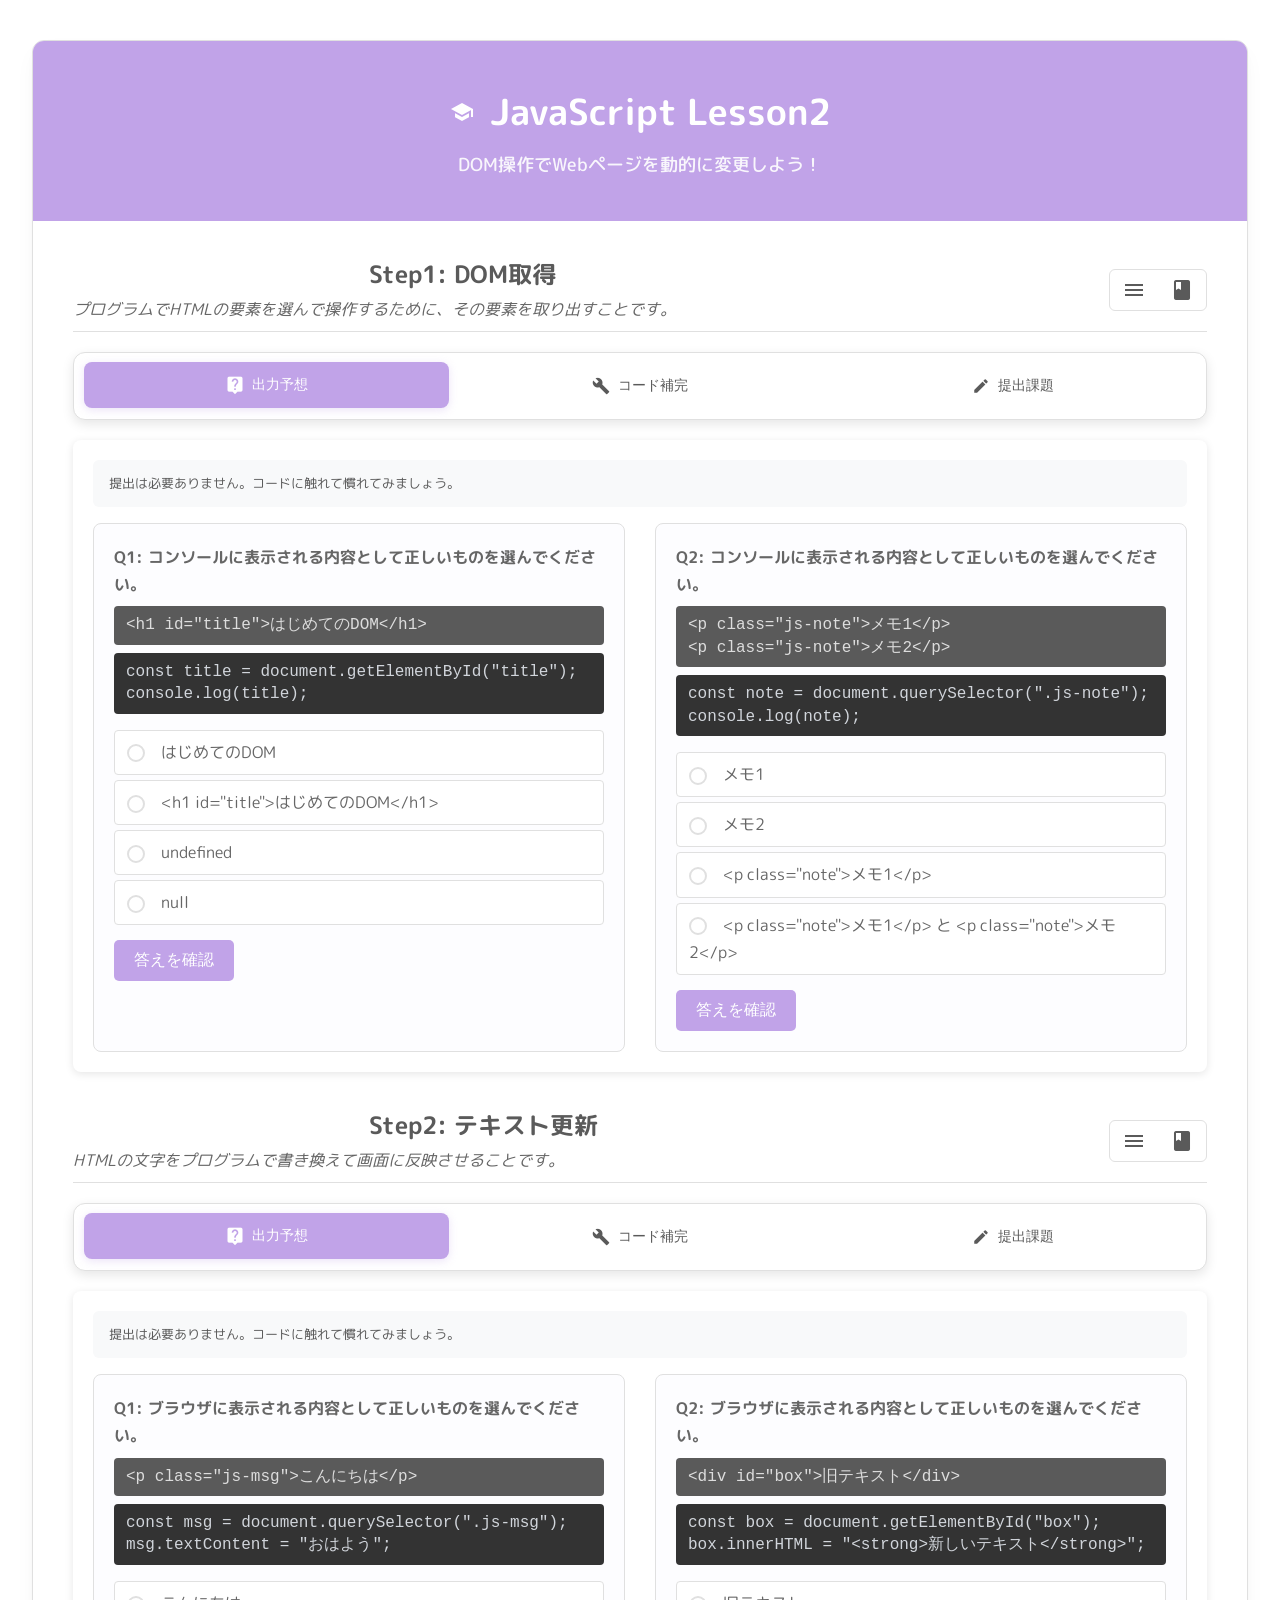
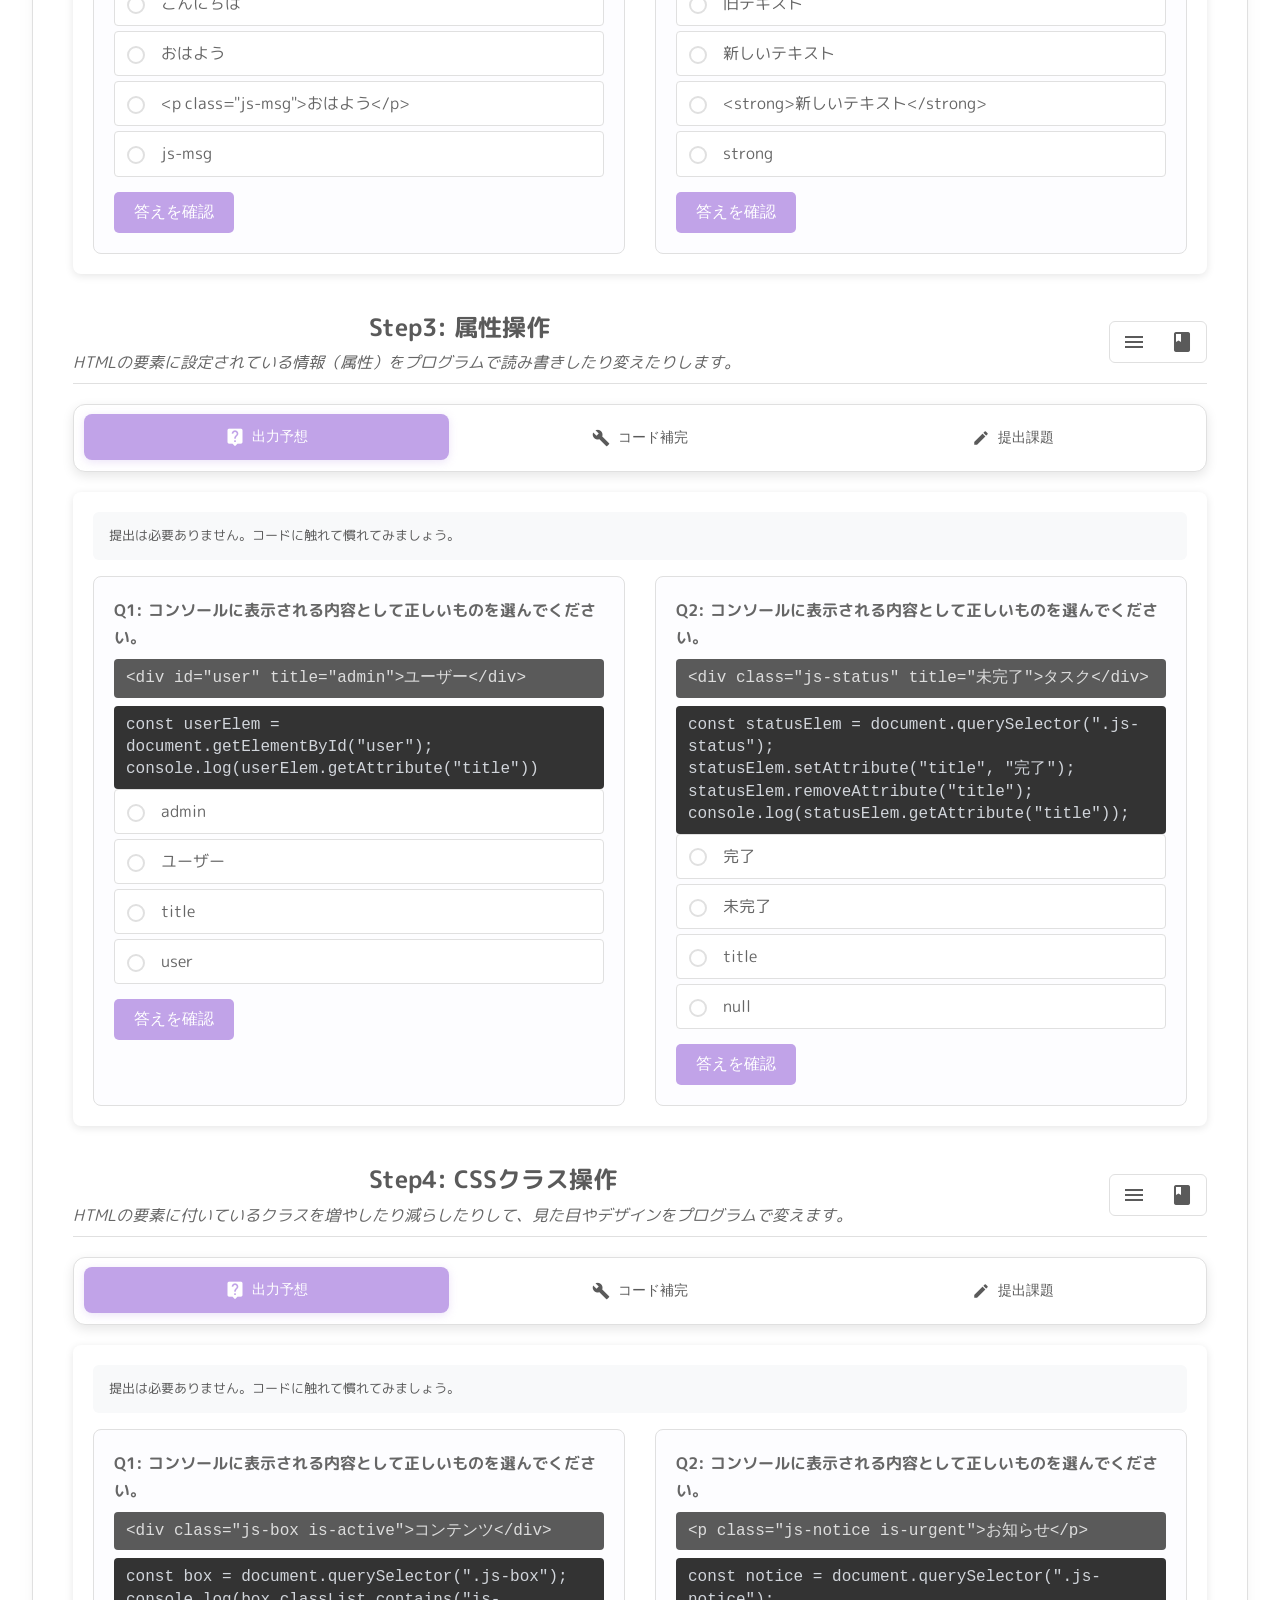
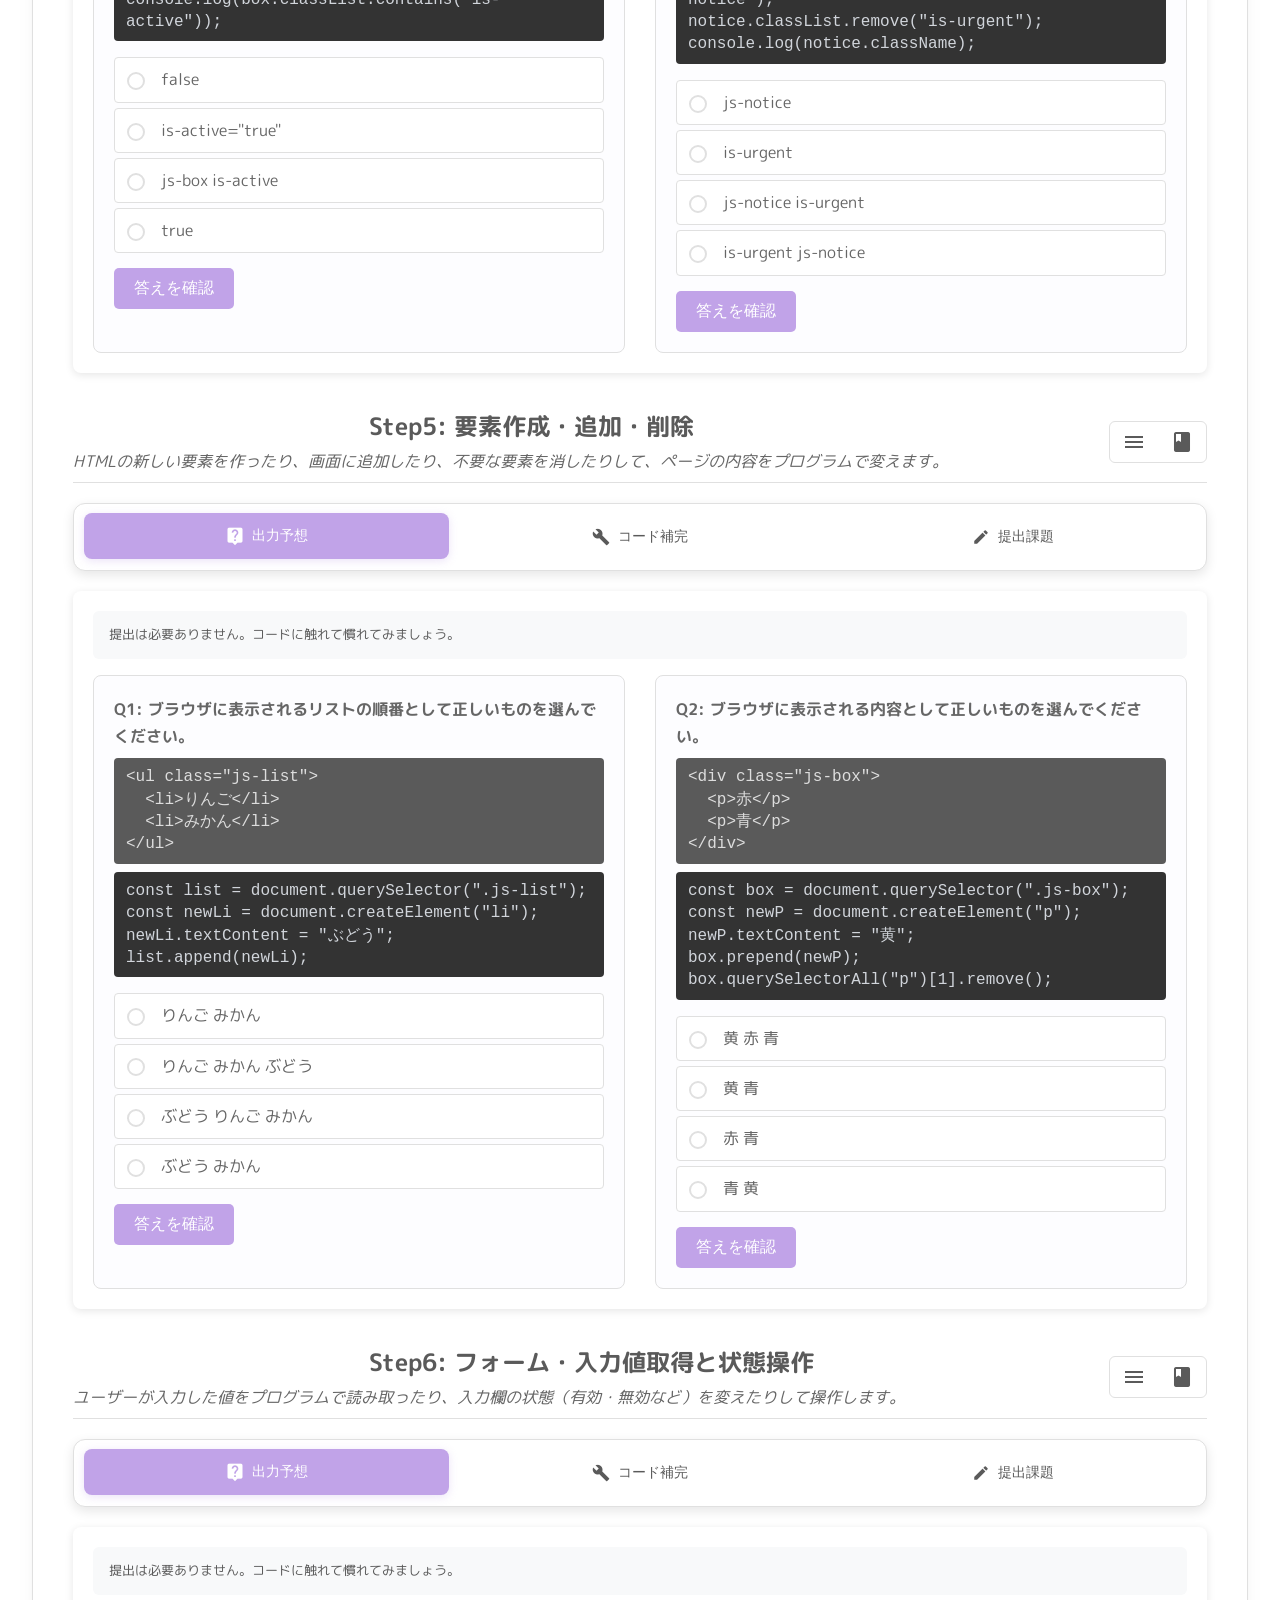
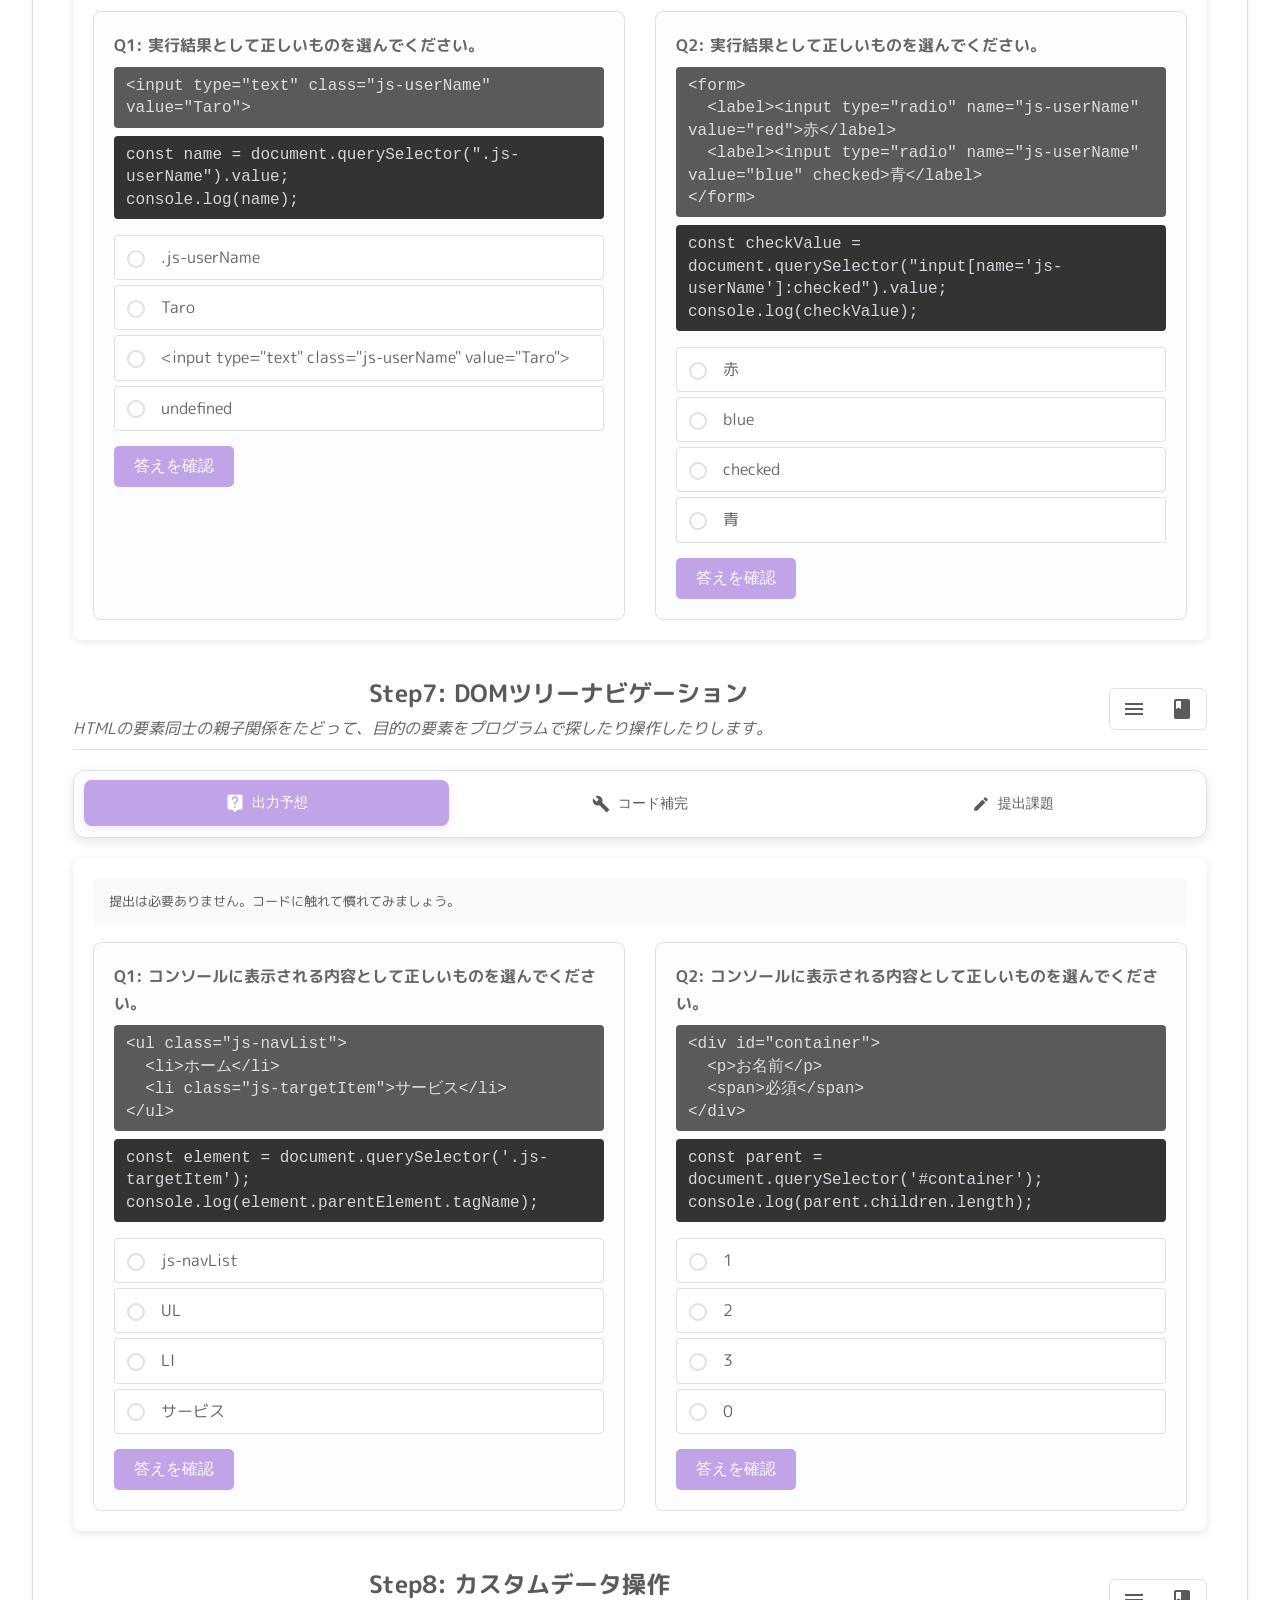
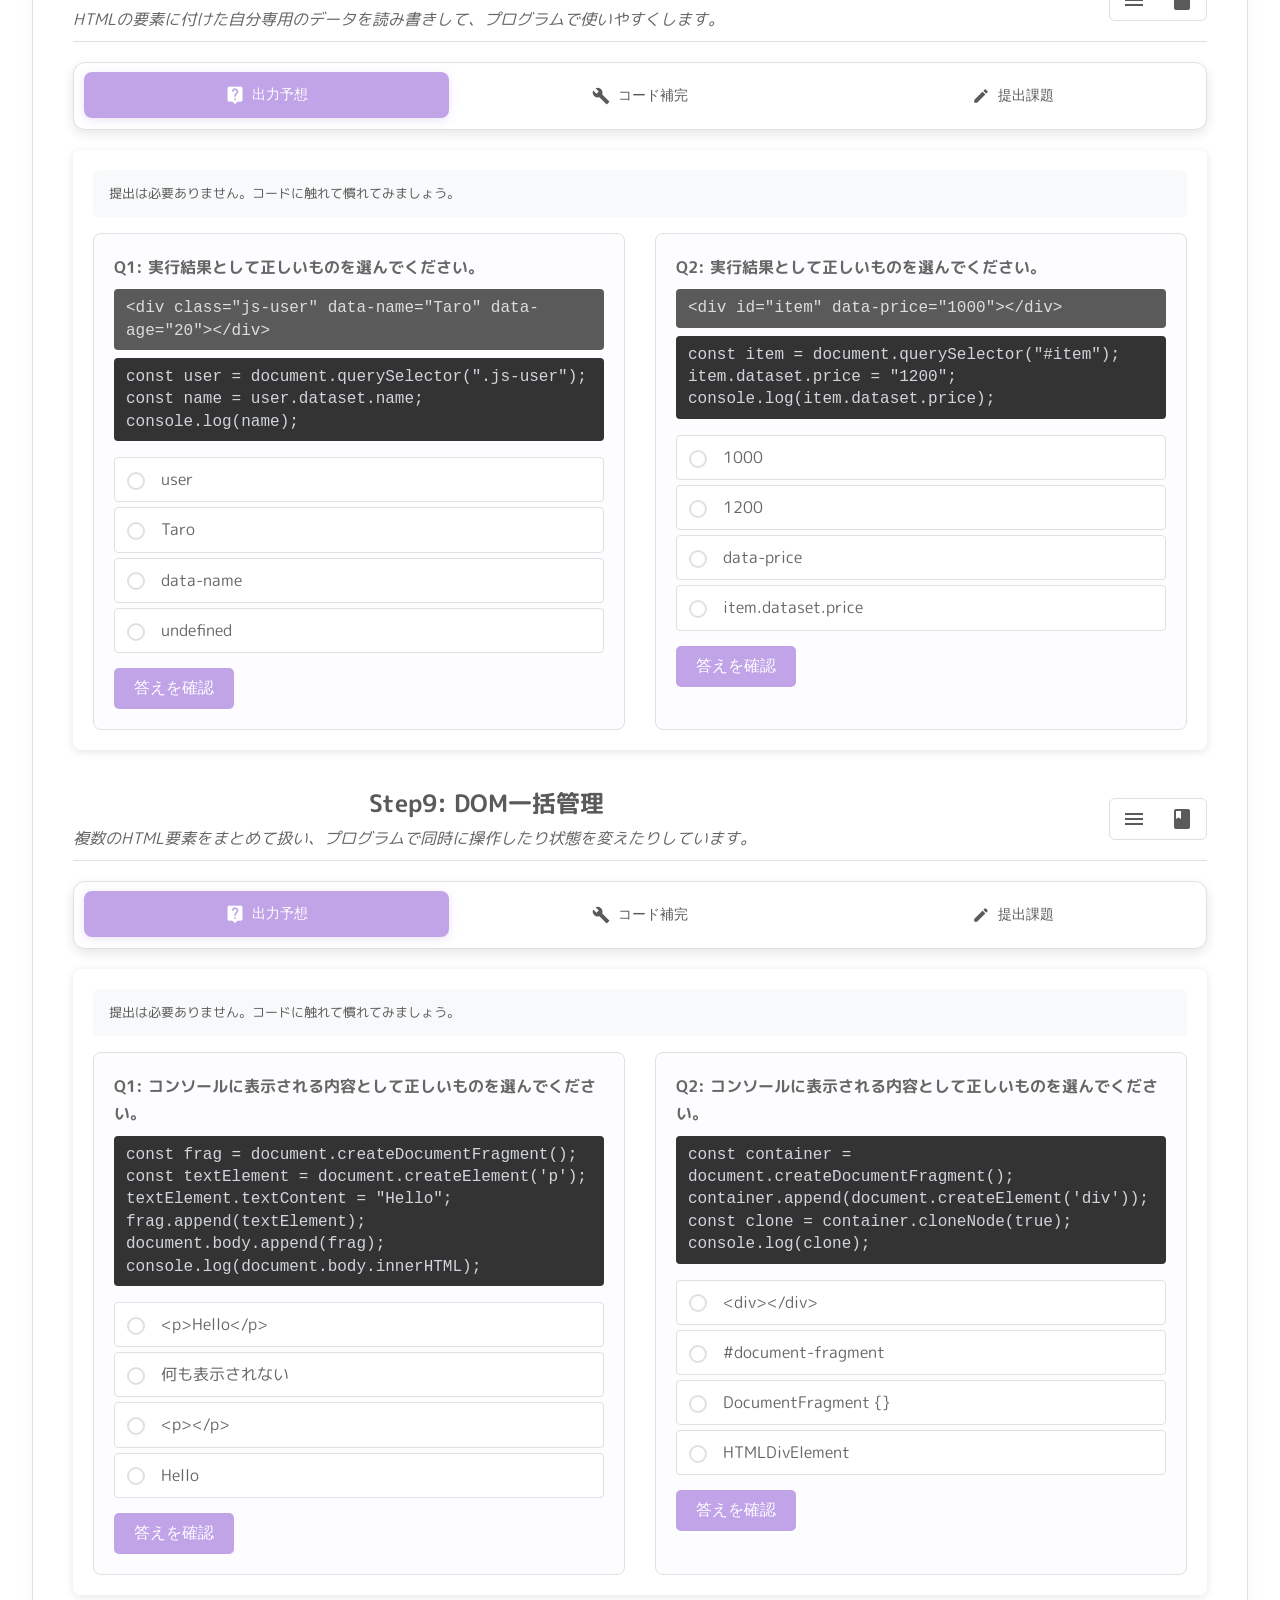
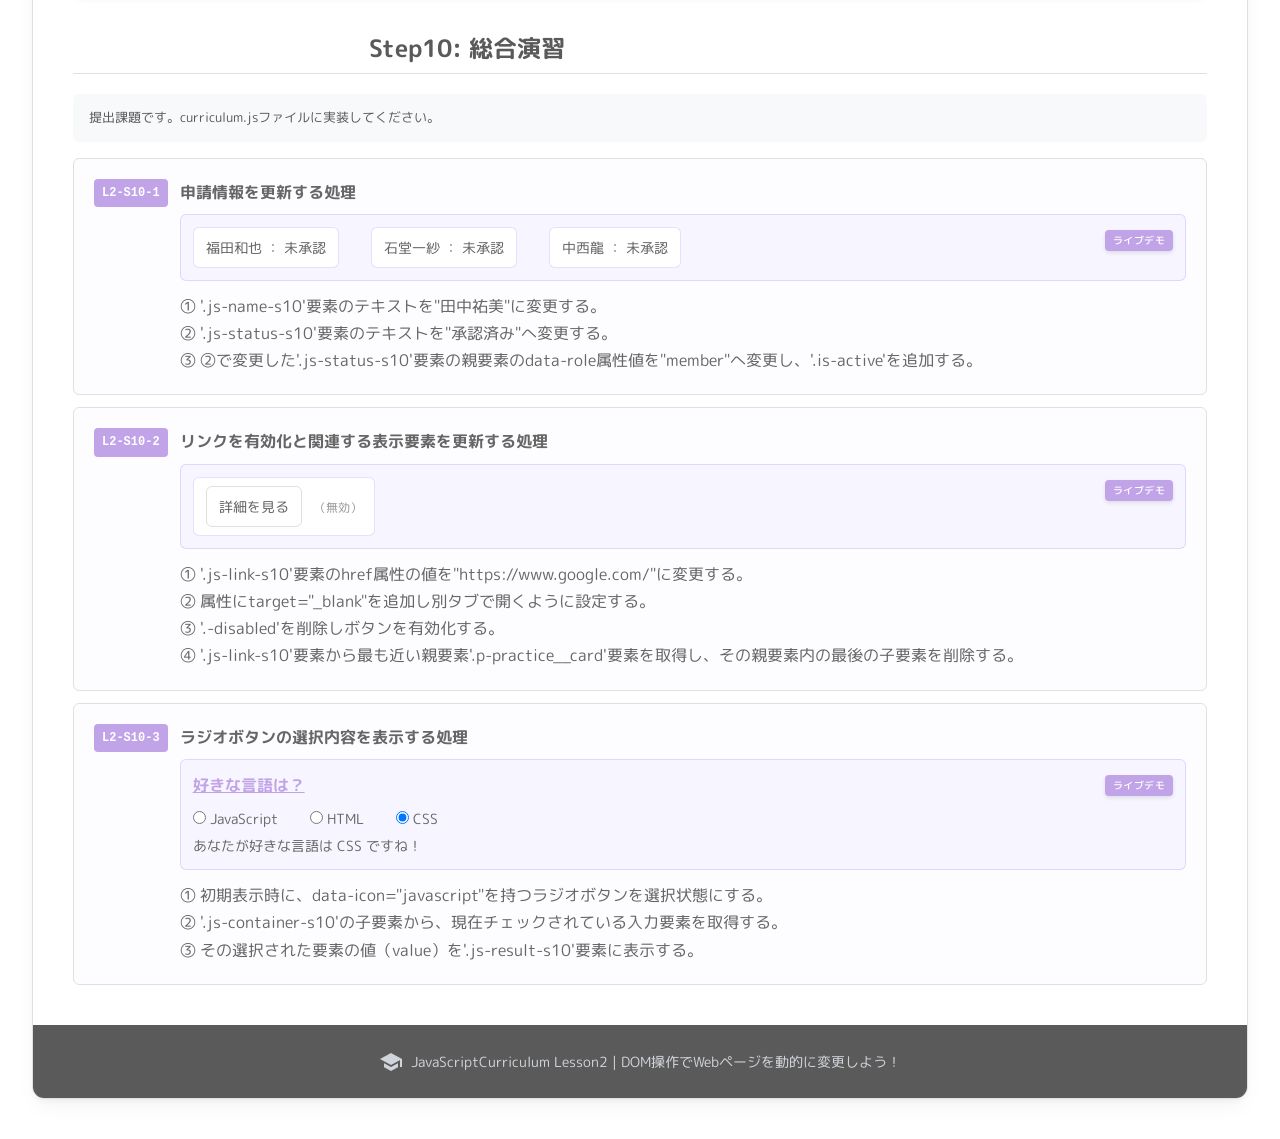
<file: lesson2/index.html>
<!doctype html>
<html lang="ja">
  <head>
    <meta charset="UTF-8" />
    <meta name="viewport" content="width=device-width, initial-scale=1.0" />
    <title>JavaScript練習 - Lesson2</title>
    <link rel="icon" href="../common/assets/image/favicon.ico" type="image/png" />
    <link rel="stylesheet" href="../common/assets/css/reset.css" />
    <link rel="stylesheet" href="../common/assets/css/base.css" />
    <link rel="stylesheet" href="../common/assets/css/style.css" />
    <link rel="stylesheet" href="assets/css/base.css" />
    <link href="https://fonts.googleapis.com/icon?family=Material+Icons" rel="stylesheet" />
  </head>
  <body>
    <div class="l-wrapper">
      <header class="l-header">
        <div class="p-headerTitle">
          <span class="material-icons">school</span>
          <h1 class="c-title-top">JavaScript Lesson2</h1>
        </div>
        <p class="c-title-sub">DOM操作でWebページを動的に変更しよう！</p>
      </header>
      <main class="l-main">
        <!-- Step1 -->
        <section class="p-section js-section">
          <div class="p-section__title">
            <div class="p-section__title--content">
              <h2 class="p-section__title--top">
                <span class="material-icons">auto_awesome</span>
                <p>Step1: DOM取得</p>
              </h2>
              <span class="c-useCase">プログラムでHTMLの要素を選んで操作するために、その要素を取り出すことです。</span>
            </div>
            <a href="https://convi0310.backlog.com/alias/wiki/5094745" target="_blank" class="c-link js-tooltip" data-tooltip="解説を読む">
              <span class="material-icons">menu_book</span>
            </a>
          </div>
          <div class="p-section__step js-tab">
            <button class="c-tab js-tab-btn is-active" data-tab="quiz"><span class="material-icons">live_help</span> 出力予想</button>
            <button class="c-tab js-tab-btn u-ml-8" data-tab="blank"><span class="material-icons">build</span> コード補完</button>
            <button class="c-tab js-tab-btn u-ml-8" data-tab="task"><span class="material-icons">edit</span> 提出課題</button>
          </div>
          <!-- 出力予想 -->
          <div class="p-section__tab js-tab-content is-active" data-tab-content="quiz">
            <div class="p-desc">
              <p class="c-text">提出は必要ありません。コードに触れて慣れてみましょう。</p>
            </div>
            <div class="p-quiz">
              <div class="p-quiz__container">
                <div class="p-quiz__item js-quizItem">
                  <h4 class="c-title-question">Q1: コンソールに表示される内容として正しいものを選んでください。</h4>
                  <div class="c-code -ref">&lt;h1 id="title"&gt;はじめてのDOM&lt;/h1&gt;</div>
                  <div class="c-code -blank">const title = document.getElementById("title");<br />console.log(title);</div>
                  <div class="p-choice js-choices">
                    <label class="p-choice__item"><input type="radio" name="q1_1" value="a" /> はじめてのDOM</label>
                    <label class="p-choice__item"><input type="radio" name="q1_1" value="b" /> &lt;h1 id="title"&gt;はじめてのDOM&lt;/h1&gt;</label>
                    <label class="p-choice__item"><input type="radio" name="q1_1" value="c" /> undefined</label>
                    <label class="p-choice__item"><input type="radio" name="q1_1" value="d" /> null</label>
                  </div>
                  <div class="p-result u-mb-10 js-quiz-result--11">
                    <span class="js-quiz-message--11 u-color-message u-hide">選択肢を選んでください。</span>
                    <span class="js-quiz-correct--11 u-color-normal u-hide">〇 正解！</span>
                    <span class="js-quiz-incorrect--11 u-color-warning u-hide">
                      ✕ 不正解。<br />
                      正解は「&lt;h1 id="title"&gt;はじめてのDOM&lt;/h1&gt;」です。<br />
                      要素が存在する場合はHTML要素オブジェクトが返されます。
                    </span>
                  </div>
                  <button data-quiz-id="q1_1" data-step-question-id="11" class="c-btn">答えを確認</button>
                </div>
                <div class="p-quiz__item js-quizItem">
                  <h4 class="c-title-question">Q2: コンソールに表示される内容として正しいものを選んでください。</h4>
                  <div class="c-code -ref">
                    &lt;p class="js-note"&gt;メモ1&lt;/p&gt;<br />
                    &lt;p class="js-note"&gt;メモ2&lt;/p&gt;
                  </div>
                  <div class="c-code -blank">
                    const note = document.querySelector(".js-note");<br />
                    console.log(note);
                  </div>
                  <div class="p-choice js-choices">
                    <label class="p-choice__item"> <input type="radio" name="q1_2" value="a" /> メモ1 </label>
                    <label class="p-choice__item">
                      <input type="radio" name="q1_2" value="b" />
                      メモ2
                    </label>
                    <label class="p-choice__item"
                      ><input type="radio" name="q1_2" value="c" />
                      &lt;p class="note"&gt;メモ1&lt;/p&gt;
                    </label>
                    <label class="p-choice__item">
                      <input type="radio" name="q1_2" value="d" />
                      &lt;p class="note"&gt;メモ1&lt;/p&gt; と &lt;p class="note"&gt;メモ2&lt;/p&gt;
                    </label>
                  </div>
                  <div class="p-result u-mb-10 js-quiz-result--12">
                    <span class="js-quiz-message--12 u-color-message u-hide">選択肢を選んでください。</span>
                    <span class="js-quiz-correct--12 u-color-normal u-hide">〇 正解！</span>
                    <span class="js-quiz-incorrect--12 u-color-warning u-hide">
                      ✕ 不正解。<br />
                      正解は「&lt;p class="note"&gt;メモ1&lt;/p&gt;」です。<br />
                      querySelectorは条件に一致する最初の要素のHTML要素オブジェクトを返します。<br />
                      複数あっても最初の1つだけです。
                    </span>
                  </div>
                  <button data-quiz-id="q1_2" data-step-question-id="12" class="c-btn">答えを確認</button>
                </div>
              </div>
            </div>
          </div>
          <!-- コード補完 -->
          <div class="p-section__tab js-tab-content" data-tab-content="blank">
            <div class="p-desc">
              <p class="c-text">提出は必要ありません。コードに触れて慣れてみましょう。</p>
            </div>
            <div class="p-blank">
              <div class="p-blank__item js-blankItem">
                <h4 class="c-title-question">Q1: '#title'の要素を取得するコードの空欄を埋めてください</h4>
                <div class="c-code -blank">
                  const textElement = document.
                  <label for="blank-11" class="c-label-input">Method name</label>
                  <input type="text" class="c-input js-blank--1" id="blank-11" placeholder="①" />("
                  <label for="blank-12" class="c-label-input">CSS selector</label>
                  <input type="text" class="c-input js-blank--2" id="blank-12" placeholder="②" />");<br />
                  console.log(textElement);
                </div>
                <div class="p-result u-mb-10 js-blank-result--11">
                  <span class="js-blank-correct--11 u-color-normal u-hide">〇 正解！</span>
                  <span class="js-blank-incorrect--11 u-color-warning u-hide">
                    ✕ 不正解。<br />
                    正解は ①querySelector ②#title です。<br />
                    '#'はidを指定するCSSセレクタです。
                  </span>
                </div>
                <button data-blank-id="11" class="c-btn">答えを確認</button>
              </div>
              <div class="p-blank__item js-blankItem">
                <h4 class="c-title-question">Q2: '.js-button'の中の'.js-button-item'を最初の1つだけ取得するコードの空欄を埋めてください。</h4>
                <div class="c-code -ref">
                  &lt;div class="js-button"&gt;<br />
                  &nbsp;&nbsp;&lt;button class="js-button-item"&gt;決定ボタン&lt;/button&gt;<br />
                  &nbsp;&nbsp;&lt;button class="js-button-item"&gt;修正ボタン&lt;/button&gt;<br />
                  &nbsp;&nbsp;&lt;button class="js-button-item"&gt;削除ボタン&lt;/button&gt;<br />
                  &lt;/div&gt;
                </div>
                <div class="c-code -blank">
                  const button = document.querySelector(".js-button");<br />
                  const buttonItem =
                  <label for="blank-4" class="c-label-input"></label>
                  <input type="text" class="c-input js-blank--4" id="blank-14" placeholder="①" />.
                  <label for="blank-5" class="c-label-input"></label>
                  <input type="text" class="c-input js-blank--5" id="blank-15" placeholder="②" />(".js-button-item");<br />
                  console.log(buttonItem);
                </div>
                <div class="p-result u-mb-10 js-blank-result--12">
                  <span class="js-blank-correct--12 u-color-normal u-hide">〇 正解！</span>
                  <span class="js-blank-incorrect--12 u-color-warning u-hide">
                    ✕ 不正解。<br />
                    正解は ①button ②querySelector です。<br />
                    ()の中で'.'でセレクタ指定をしているためgetElementByClassは使えません。<br />
                    DOMの探索範囲をdocumentではなく親要素へと狭くすると、処理が速くなり、意図しない要素を取得するリスクが減ります。
                  </span>
                </div>
                <button data-blank-id="12" class="c-btn">答えを確認</button>
              </div>
            </div>
          </div>
          <!-- 提出課題 -->
          <div class="p-section__tab js-tab-content" data-tab-content="task">
            <div class="p-desc">
              <p class="c-text">提出課題です。curriculum.jsファイルに実装してください。</p>
            </div>
            <div id="q1" class="p-practice">
              <h2 class="c-title-lesson">要素を取得する練習</h2>
              <div class="p-practice__inner">
                <div class="p-practice__card js-item-s1">商品</div>
                <div class="p-practice__item u-gap-16 js-container-s1">
                  <button type="button" class="c-button-practice js-button-s1">買い物リストに入れる</button>
                  <button type="button" class="c-button-practice js-button-s1">購入</button>
                </div>
              </div>
            </div>
            <div class="p-task">
              <div class="p-task__item">
                <span class="c-tag js-tooltip" data-tooltip="問題番号をコピー" data-copy>L2-S1-1</span>
                <p class="u-flex-1">'#q1'要素を取得し、コンソールに表示する。</p>
              </div>
              <div class="p-task__item">
                <span class="c-tag js-tooltip" data-tooltip="問題番号をコピー" data-copy>L2-S1-2</span>
                <p class="u-flex-1">'#q1'要素の中の'.js-item-s1'要素を取得し、コンソールに表示する。</p>
              </div>
              <div class="p-task__item">
                <span class="c-tag js-tooltip" data-tooltip="問題番号をコピー" data-copy>L2-S1-3</span>
                <p class="u-flex-1">'.js-container-s1'の中にある'.js-button-s1'要素をNodeListとしてすべて取得し、コンソールに表示する。</p>
              </div>
              <div class="p-task__item">
                <span class="c-tag js-tooltip" data-tooltip="問題番号をコピー" data-copy>L2-S1-4</span>
                <p class="u-flex-1">L2-S1-3で取得した要素のうち2つ目の要素をNodeListのインデックス[]を使って指定し、コンソールに表示する。</p>
              </div>
            </div>
          </div>
        </section>
        <!-- Step2 -->
        <section class="p-section js-section">
          <div class="p-section__title">
            <div class="p-section__title--content">
              <h2 class="p-section__title--top">
                <span class="material-icons">auto_awesome</span>
                <p>Step2: テキスト更新</p>
              </h2>
              <span class="c-useCase">HTMLの文字をプログラムで書き換えて画面に反映させることです。</span>
            </div>
            <a href="https://convi0310.backlog.com/alias/wiki/5094805" target="_blank" class="c-link js-tooltip" data-tooltip="解説を読む">
              <span class="material-icons">menu_book</span>
            </a>
          </div>
          <div class="p-section__step js-tab">
            <button class="c-tab js-tab-btn is-active" data-tab="quiz2"><span class="material-icons">live_help</span> 出力予想</button>
            <button class="c-tab js-tab-btn u-ml-8" data-tab="blank2"><span class="material-icons">build</span> コード補完</button>
            <button class="c-tab js-tab-btn u-ml-8" data-tab="task2"><span class="material-icons">edit</span> 提出課題</button>
          </div>
          <!-- 出力予想 -->
          <div class="p-section__tab js-tab-content is-active" data-tab-content="quiz2">
            <div class="p-desc">
              <p class="c-text">提出は必要ありません。コードに触れて慣れてみましょう。</p>
            </div>
            <div class="p-quiz">
              <div class="p-quiz__container">
                <div class="p-quiz__item js-quizItem">
                  <h4 class="c-title-question">Q1: ブラウザに表示される内容として正しいものを選んでください。</h4>
                  <div class="c-code -ref">&lt;p class="js-msg"&gt;こんにちは&lt;/p&gt;</div>
                  <div class="c-code -blank">const msg = document.querySelector(".js-msg");<br />msg.textContent = "おはよう";</div>
                  <div class="p-choice js-choices">
                    <label class="p-choice__item"><input type="radio" name="q2_1" value="a" /> こんにちは</label>
                    <label class="p-choice__item"><input type="radio" name="q2_1" value="b" /> おはよう</label>
                    <label class="p-choice__item"><input type="radio" name="q2_1" value="c" /> &lt;p class="js-msg"&gt;おはよう&lt;/p&gt;</label>
                    <label class="p-choice__item"><input type="radio" name="q2_1" value="d" /> js-msg</label>
                  </div>
                  <div class="p-result u-mb-10 js-quiz-result--21">
                    <span class="js-quiz-message--21 u-color-message u-hide">選択肢を選んでください。</span>
                    <span class="js-quiz-correct--21 u-color-normal u-hide">〇 正解！</span>
                    <span class="js-quiz-incorrect--21 u-color-warning u-hide">
                      ✕ 不正解。<br />
                      正解は「おはよう」です。textContentに代入した値がそのまま表示されます。
                    </span>
                  </div>
                  <button data-quiz-id="q2_1" data-step-question-id="21" class="c-btn">答えを確認</button>
                </div>
                <div class="p-quiz__item js-quizItem">
                  <h4 class="c-title-question">Q2: ブラウザに表示される内容として正しいものを選んでください。</h4>
                  <div class="c-code -ref">&lt;div id="box"&gt;旧テキスト&lt;/div&gt;</div>
                  <div class="c-code -blank">const box = document.getElementById("box");<br />box.innerHTML = "&lt;strong&gt;新しいテキスト&lt;/strong&gt;";</div>
                  <div class="p-choice js-choices">
                    <label class="p-choice__item"><input type="radio" name="q2_2" value="a" /> 旧テキスト</label>
                    <label class="p-choice__item"><input type="radio" name="q2_2" value="b" /> 新しいテキスト</label>
                    <label class="p-choice__item"><input type="radio" name="q2_2" value="c" /> &lt;strong&gt;新しいテキスト&lt;/strong&gt;</label>
                    <label class="p-choice__item"><input type="radio" name="q2_2" value="d" /> strong</label>
                  </div>
                  <div class="p-result u-mb-10 js-quiz-result--22">
                    <span class="js-quiz-message--22 u-color-message u-hide">選択肢を選んでください。</span>
                    <span class="js-quiz-correct--22 u-color-normal u-hide">〇 正解！</span>
                    <span class="js-quiz-incorrect--22 u-color-warning u-hide">
                      ✕ 不正解。<br />
                      正解は「新しいテキスト」です。innerHTMLはHTMLタグを解釈し、タグが適用された状態で表示されます。
                    </span>
                  </div>
                  <button data-quiz-id="q2_2" data-step-question-id="22" class="c-btn">答えを確認</button>
                </div>
              </div>
            </div>
          </div>
          <!-- コード補完 -->
          <div class="p-section__tab js-tab-content js-blank-2" data-tab-content="blank2">
            <div class="p-desc">
              <p class="c-text">提出は必要ありません。コードに触れて慣れてみましょう。</p>
            </div>
            <div class="p-blank">
              <div class="p-blank__item js-blankItem">
                <h4 class="c-title-question">Q1: '#container'要素を取得し、テキストを挿入するコードの空欄を埋めてください。</h4>
                <div class="c-code -blank">
                  const title = document.
                  <label for="blank-21" class="c-label-input"></label>
                  <input type="text" class="c-input js-blank--7" id="blank-21" placeholder="①" />("#container").
                  <label for="blank-22" class="c-label-input"></label>
                  <input type="text" class="c-input js-blank--8" id="blank-22" placeholder="②" />;<br />console.log(title);
                </div>
                <div class="p-result u-mb-10 js-blank-result--21">
                  <span class="js-blank-correct--21 u-color-normal u-hide">〇 正解！</span>
                  <span class="js-blank-incorrect--21 u-color-warning u-hide">
                    ✕ 不正解。<br />
                    正解は ①querySelector ②innerHTML または textContent です。
                  </span>
                </div>
                <button data-blank-id="21" class="c-btn">答えを確認</button>
              </div>
              <div class="p-blank__item js-blankItem">
                <h4 class="c-title-question">Q2: 最初の'.js-log'要素を取得し、既存のテキストに"完了"を追加するコードの空欄を埋めてください。</h4>
                <div class="c-code -blank">
                  const log = document.
                  <label for="blank-23" class="c-label-input"></label>
                  <input type="text" class="c-input js-blank--9" id="blank-23" placeholder="①" />(".js-log");<br />
                  log.
                  <label for="blank-24" class="c-label-input"></label>
                  <input type="text" class="c-input js-blank--10" id="blank-24" placeholder="②" />
                  += " 完了";
                </div>
                <div class="p-result u-mb-10 js-blank-result--22">
                  <span class="js-blank-correct--22 u-color-normal u-hide">〇 正解！</span>
                  <span class="js-blank-incorrect--22 u-color-warning u-hide">
                    ✕ 不正解。<br />
                    正解は ①querySelector ②textContent または innerHTML です。
                  </span>
                </div>
                <button data-blank-id="22" class="c-btn">答えを確認</button>
              </div>
            </div>
          </div>
          <!-- 提出課題 -->
          <div class="p-section__tab js-tab-content" data-tab-content="task2">
            <div class="p-desc">
              <p class="c-text">提出課題です。curriculum.jsファイルに実装してください。</p>
            </div>
            <div id="q2" class="p-practice">
              <h2 class="c-title-lesson">テキストを変更する練習</h2>
              <div class="p-practice__inner">
                <div class="p-practice__card">
                  <p class="js-header-s2">本日の予定</p>
                </div>
                <p class="c-text-lesson js-status-s2">ステータス：</p>
              </div>
            </div>
            <div class="p-task">
              <div class="p-task__item">
                <span class="c-tag js-tooltip" data-tooltip="問題番号をコピー" data-copy>L2-S2-1</span>
                <p class="u-flex-1">'.js-header-s2'要素を取得し、要素のテキストを"明日の予定"という文字列に変更する。</p>
              </div>
              <div class="p-task__item">
                <span class="c-tag js-tooltip" data-tooltip="問題番号をコピー" data-copy>L2-S2-2</span>
                <p class="u-flex-1">'.js-status-s2'要素を取得し、既存のテキストの末尾に"準備完了"という文字列を追加する。</p>
              </div>
            </div>
          </div>
        </section>
        <!-- Step3 -->
        <section class="p-section js-section">
          <div class="p-section__title">
            <div class="p-section__title--content">
              <h2 class="p-section__title--top">
                <span class="material-icons">auto_awesome</span>
                <p>Step3: 属性操作</p>
              </h2>
              <span class="c-useCase">HTMLの要素に設定されている情報（属性）をプログラムで読み書きしたり変えたりします。</span>
            </div>
            <a href="https://convi0310.backlog.com/alias/wiki/5094833" target="_blank" class="c-link js-tooltip" data-tooltip="解説を読む">
              <span class="material-icons">menu_book</span>
            </a>
          </div>
          <div class="p-section__step js-tab">
            <button class="c-tab js-tab-btn is-active" data-tab="quiz3"><span class="material-icons">live_help</span> 出力予想</button>
            <button class="c-tab js-tab-btn u-ml-8" data-tab="blank3"><span class="material-icons">build</span> コード補完</button>
            <button class="c-tab js-tab-btn u-ml-8" data-tab="task3"><span class="material-icons">edit</span> 提出課題</button>
          </div>
          <!-- 出力予想 -->
          <div class="p-section__tab js-tab-content is-active" data-tab-content="quiz3">
            <div class="p-desc">
              <p class="c-text">提出は必要ありません。コードに触れて慣れてみましょう。</p>
            </div>
            <div class="p-quiz">
              <div class="p-quiz__container">
                <div class="p-quiz__item js-quizItem">
                  <h4 class="c-title-question">Q1: コンソールに表示される内容として正しいものを選んでください。</h4>
                  <div class="c-code -ref">&lt;div id="user" title="admin"&gt;ユーザー&lt;/div&gt;</div>
                  <div class="c-code">
                    const userElem = document.getElementById("user");<br />
                    console.log(userElem.getAttribute("title"))
                  </div>
                  <div class="p-choice js-choices">
                    <label class="p-choice__item"><input type="radio" name="q3_1" value="a" /> admin</label>
                    <label class="p-choice__item"><input type="radio" name="q3_1" value="b" /> ユーザー</label>
                    <label class="p-choice__item"><input type="radio" name="q3_1" value="c" /> title</label>
                    <label class="p-choice__item"><input type="radio" name="q3_1" value="d" /> user</label>
                  </div>
                  <div class="p-result u-mb-10 js-quiz-result--31">
                    <span class="js-quiz-message--31 u-color-message u-hide">選択肢を選んでください。</span>
                    <span class="js-quiz-correct--31 u-color-normal u-hide">〇 正解！</span>
                    <span class="js-quiz-incorrect--31 u-color-warning u-hide">
                      ✕ 不正解。<br />
                      正解は「admin」です。title属性の値が取得されます。
                    </span>
                  </div>
                  <button data-quiz-id="q3_1" data-step-question-id="31" class="c-btn">答えを確認</button>
                </div>
                <div class="p-quiz__item js-quizItem">
                  <h4 class="c-title-question">Q2: コンソールに表示される内容として正しいものを選んでください。</h4>
                  <div class="c-code -ref">&lt;div class="js-status" title="未完了"&gt;タスク&lt;/div&gt;</div>
                  <div class="c-code">
                    const statusElem = document.querySelector(".js-status");<br />
                    statusElem.setAttribute("title", "完了");<br />statusElem.removeAttribute("title");<br />
                    console.log(statusElem.getAttribute("title"));
                  </div>
                  <div class="p-choice js-choices">
                    <label class="p-choice__item"><input type="radio" name="q3_2" value="a" /> 完了</label>
                    <label class="p-choice__item"><input type="radio" name="q3_2" value="b" /> 未完了</label>
                    <label class="p-choice__item"><input type="radio" name="q3_2" value="c" /> title</label>
                    <label class="p-choice__item"><input type="radio" name="q3_2" value="d" /> null</label>
                  </div>
                  <div class="p-result u-mb-10 js-quiz-result--32">
                    <span class="js-quiz-message--32 u-color-message u-hide">選択肢を選んでください。</span>
                    <span class="js-quiz-correct--32 u-color-normal u-hide">〇 正解！</span>
                    <span class="js-quiz-incorrect--32 u-color-warning u-hide">
                      ✕ 不正解。<br />
                      正解は「null」です。removeAttribute()で属性が削除されたため、getAttribute()はnullを返します。
                    </span>
                  </div>
                  <button data-quiz-id="q3_2" data-step-question-id="32" class="c-btn">答えを確認</button>
                </div>
              </div>
            </div>
          </div>
          <!-- コード補完 -->
          <div class="p-section__tab js-tab-content js-blank-3" data-tab-content="blank3">
            <div class="p-desc">
              <p class="c-text">提出は必要ありません。コードに触れて慣れてみましょう。</p>
            </div>
            <div class="p-blank">
              <div class="p-blank__item js-blankItem">
                <h4 class="c-title-question">Q1: '.js-logo'要素を取得し、src属性を変更するコードの空欄を埋めてください。</h4>
                <div class="c-code -blank">
                  const logo = document.
                  <label for="blank-31" class="c-label-input"></label>
                  <input type="text" class="c-input js-blank--11" id="blank-31" placeholder="①" />("js-logo");<br />
                  logo.
                  <label for="blank-32" class="c-label-input"></label>
                  <input type="text" class="c-input js-blank--12" id="blank-32" placeholder="②" />("src", "新タイトル");
                </div>
                <div class="p-result u-mb-10 js-blank-result--31">
                  <span class="js-blank-correct--31 u-color-normal u-hide">〇 正解！</span>
                  <span class="js-blank-incorrect--31 u-color-warning u-hide">
                    ✕ 不正解。<br />
                    正解は ①getElementsByClassName ②setAttribute です。<br />
                    ()の中で'.'でセレクタ指定はしていないためquerySelectorは使えません。
                  </span>
                </div>
                <button data-blank-id="31" class="c-btn">答えを確認</button>
              </div>

              <div class="p-blank__item js-blankItem">
                <h4 class="c-title-question">Q2: target属性の要素を取得し、そのhref属性を空文字に変更する。変更後の値を確認するコードの空欄を埋めてください。</h4>
                <div class="c-code -ref">&lt;a href="https://example.com" target="_blank"&gt;公式サイト&lt;/a&gt;</div>
                <div class="c-code -blank">
                  const link = document.querySelector('[target="_blank"]');<br />
                  link.
                  <label for="blank-35" class="c-label-input">Set attribute method</label>
                  <input type="text" class="c-input js-blank--15" id="blank-35" placeholder="①" />("href", "");<br />
                  console.log(link.
                  <label for="blank-36" class="c-label-input">Get attribute method</label>
                  <input type="text" class="c-input js-blank--16" id="blank-36" placeholder="②" />("href"));
                </div>
                <div class="p-result u-mb-10 js-blank-result--32">
                  <span class="js-blank-correct--32 u-color-normal u-hide">〇 正解！</span>
                  <span class="js-blank-incorrect--32 u-color-warning u-hide">
                    ✕ 不正解。<br />
                    正解は ①setAttribute ②getAttribute です。<br />
                    setAttributeで属性を設定し、getAttributeで属性の値を取得します。
                  </span>
                </div>
                <button data-blank-id="32" class="c-btn">答えを確認</button>
              </div>
            </div>
          </div>
          <!-- 提出課題 -->
          <div class="p-section__tab js-tab-content" data-tab-content="task3">
            <div class="p-desc">
              <p class="c-text">提出課題です。curriculum.jsファイルに実装してください。</p>
            </div>
            <div id="q3" class="p-practice">
              <h2 class="c-title-lesson js-header-s2">属性を変更する練習</h2>
              <div class="p-practice__inner u-gap-12">
                <button type="button" class="c-button-practice js-cancelBtn-s3">キャンセル</button>
                <button type="button" class="c-button-practice js-submitBtn-old-s3">送信</button>
              </div>
            </div>
            <div class="p-task">
              <div class="p-task__item">
                <span class="c-tag js-tooltip" data-tooltip="問題番号をコピー" data-copy>L2-S3-1</span>
                <p class="u-flex-1">'.js-submitBtn-old-s3'要素を取得し、class属性の値を'c-button-practice js-submitBtn-s3'に変更する。</p>
              </div>
              <div class="p-task__item">
                <span class="c-tag js-tooltip" data-tooltip="問題番号をコピー" data-copy>L2-S3-2</span>
                <p class="u-flex-1">'.js-cancelBtn-s3'要素を取得し、disabled属性を追加して無効化する。（disabled属性には事前にスタイルを実装済み。）</p>
              </div>
            </div>
          </div>
        </section>
        <!-- Step4 -->
        <section class="p-section js-section">
          <div class="p-section__title">
            <div class="p-section__title--content">
              <h2 class="p-section__title--top">
                <span class="material-icons">auto_awesome</span>
                <p>Step4: CSSクラス操作</p>
              </h2>
              <span class="c-useCase">HTMLの要素に付いているクラスを増やしたり減らしたりして、見た目やデザインをプログラムで変えます。</span>
            </div>
            <a href="https://convi0310.backlog.com/alias/wiki/5094840" target="_blank" class="c-link js-tooltip" data-tooltip="解説を読む">
              <span class="material-icons">menu_book</span>
            </a>
          </div>
          <div class="p-section__step js-tab">
            <button class="c-tab js-tab-btn is-active" data-tab="quiz4"><span class="material-icons">live_help</span> 出力予想</button>
            <button class="c-tab js-tab-btn u-ml-8" data-tab="blank4"><span class="material-icons">build</span> コード補完</button>
            <button class="c-tab js-tab-btn u-ml-8" data-tab="task4"><span class="material-icons">edit</span> 提出課題</button>
          </div>

          <!-- 出力予想 -->
          <div class="p-section__tab js-tab-content is-active" data-tab-content="quiz4">
            <div class="p-desc">
              <p class="c-text">提出は必要ありません。コードに触れて慣れてみましょう。</p>
            </div>
            <div class="p-quiz">
              <div class="p-quiz__container">
                <div class="p-quiz__item js-quizItem">
                  <h4 class="c-title-question">Q1: コンソールに表示される内容として正しいものを選んでください。</h4>
                  <div class="c-code -ref">&lt;div class="js-box is-active"&gt;コンテンツ&lt;/div&gt;</div>
                  <div class="c-code u-mb-16">
                    const box = document.querySelector(".js-box");<br />
                    console.log(box.classList.contains("is-active"));
                  </div>
                  <div class="p-choice js-choices">
                    <label class="p-choice__item"><input type="radio" name="q4_1" value="a" /> false</label>
                    <label class="p-choice__item"><input type="radio" name="q4_1" value="b" /> is-active="true"</label>
                    <label class="p-choice__item"><input type="radio" name="q4_1" value="c" /> js-box is-active</label>
                    <label class="p-choice__item"><input type="radio" name="q4_1" value="d" /> true</label>
                  </div>
                  <div class="p-result u-mb-10 js-quiz-result--41">
                    <span class="js-quiz-message--41 u-color-message u-hide">選択肢を選んでください。</span>
                    <span class="js-quiz-correct--41 u-color-normal u-hide">〇 正解！</span>
                    <span class="js-quiz-incorrect--41 u-color-warning u-hide">
                      ✕ 不正解。<br />
                      正解は「true」です。要素に'.is-active'が存在するため、trueを返します。
                    </span>
                  </div>
                  <button data-quiz-id="q4_1" data-step-question-id="41" class="c-btn">答えを確認</button>
                </div>
                <div class="p-quiz__item js-quizItem">
                  <h4 class="c-title-question">Q2: コンソールに表示される内容として正しいものを選んでください。</h4>
                  <div class="c-code -ref">&lt;p class="js-notice is-urgent"&gt;お知らせ&lt;/p&gt;</div>
                  <div class="c-code u-mb-16">
                    const notice = document.querySelector(".js-notice");<br />
                    notice.classList.remove("is-urgent");<br />
                    console.log(notice.className);
                  </div>
                  <div class="p-choice js-choices">
                    <label class="p-choice__item"><input type="radio" name="q4_2" value="a" /> js-notice</label>
                    <label class="p-choice__item"><input type="radio" name="q4_2" value="b" /> is-urgent</label>
                    <label class="p-choice__item"><input type="radio" name="q4_2" value="c" /> js-notice is-urgent</label>
                    <label class="p-choice__item"><input type="radio" name="q4_2" value="d" /> is-urgent js-notice</label>
                  </div>
                  <div class="p-result u-mb-10 js-quiz-result--42">
                    <span class="js-quiz-message--42 u-color-message u-hide">選択肢を選んでください。</span>
                    <span class="js-quiz-correct--42 u-color-normal u-hide">〇 正解！</span>
                    <span class="js-quiz-incorrect--42 u-color-warning u-hide">
                      ✕ 不正解。<br />
                      正解は「js-notice」です。<br />
                      remove()で'.is-urgent'が削除され、'.js-notice'のみが残ります。
                    </span>
                  </div>
                  <button data-quiz-id="q4_2" data-step-question-id="42" class="c-btn">答えを確認</button>
                </div>
              </div>
            </div>
          </div>
          <!-- コード補完 -->
          <div class="p-section__tab js-tab-content" data-tab-content="blank4">
            <div class="p-desc">
              <p class="c-text">提出は必要ありません。コードに触れて慣れてみましょう。</p>
            </div>
            <div class="p-blank">
              <div class="p-blank__item js-blankItem">
                <h4 class="c-title-question">Q1: '.tab'要素を取得し、'.is-active'を追加してクラスを確認するコードの空欄を埋めてください。</h4>
                <div class="c-code -ref">&lt;div class="js-tab"&gt;タブ1&lt;/div&gt;</div>
                <div class="c-code -blank">
                  const tab = document.querySelector(".js-tab");<br />
                  tab.classList.
                  <label for="blank-41" class="c-label-input"></label>
                  <input type="text" class="c-input js-blank--19" id="blank-41" placeholder="①" />
                  ("is-active");<br />
                  console.log(tab.
                  <label for="blank-42" class="c-label-input"></label>
                  <input type="text" class="c-input js-blank--20" id="blank-42" placeholder="②" />
                  );
                </div>
                <div class="p-result u-mb-10 js-blank-result--41">
                  <span class="js-blank-correct--41 u-color-normal u-hide">〇 正解！</span>
                  <span class="js-blank-incorrect--41 u-color-warning u-hide">
                    ✕ 不正解。<br />
                    正解は ①add ②classNameまたはclassList です。
                  </span>
                </div>
                <button data-blank-id="41" class="c-btn">答えを確認</button>
              </div>
              <div class="p-blank__item js-blankItem">
                <h4 class="c-title-question">Q2: input[value="メッセージ"]要素を取得し、'.is-hidden'が含まれているかどうかを確認するコードの空欄を埋めてください。</h4>
                <div class="c-code -ref">&lt;input type="text" class="is-hidden" value="メッセージ"&gt;</div>
                <div class="c-code -blank">
                  const msg = document.querySelector("input[value='メッセージ']");<br />
                  console.log(msg.
                  <label for="blank-44" class="c-label-input">Class list property</label>
                  <input type="text" class="c-input js-blank--22" id="blank-44" placeholder="①" />.
                  <label for="blank-45" class="c-label-input">Method name</label>
                  <input type="text" class="c-input js-blank--23" id="blank-45" placeholder="②" />
                  ("is-hidden"));
                </div>
                <div class="p-result u-mb-10 js-blank-result--42">
                  <span class="js-blank-correct--42 u-color-normal u-hide">〇 正解！</span>
                  <span class="js-blank-incorrect--42 u-color-warning u-hide">
                    ✕ 不正解。<br />
                    正解は ①classList ②contains です。<br />
                    classListで要素のクラス一覧を取得し、containsで指定クラスの有無を確認します。
                  </span>
                </div>
                <button data-blank-id="42" class="c-btn">答えを確認</button>
              </div>
            </div>
          </div>
          <!-- 提出課題 -->
          <div class="p-section__tab js-tab-content" data-tab-content="task4">
            <div class="p-desc">
              <p class="c-text">提出課題です。curriculum.jsファイルに実装してください。</p>
            </div>
            <div id="q4" class="p-practice">
              <h2 class="c-title-lesson">クラスを操作する練習</h2>
              <div class="p-practice__inner is-hidden js-loginForm-s4">
                <div class="p-practice__item u-gap-16">
                  <button type="button" class="c-button-practice js-loginBtn-s4">ログイン</button>
                  <button type="button" class="c-button-practice">新規登録</button>
                </div>
              </div>
            </div>
            <div class="p-task">
              <div class="p-task__item">
                <span class="c-tag js-tooltip" data-tooltip="問題番号をコピー" data-copy>L2-S4-1</span>
                <p class="u-flex-1">'.js-loginForm-s4'要素を取得して'.is-hidden'を削除しフォームを表示する。</p>
              </div>
              <div class="p-task__item">
                <span class="c-tag js-tooltip" data-tooltip="問題番号をコピー" data-copy>L2-S4-2</span>
                <p class="u-flex-1">'.js-loginForm-s4'要素の中の'.js-loginBtn-s4'要素を取得して、'.is-active'を追加し色を変更する。</p>
              </div>
            </div>
          </div>
        </section>
        <!-- Step5 -->
        <section class="p-section js-section">
          <div class="p-section__title">
            <div class="p-section__title--content">
              <h2 class="p-section__title--top">
                <span class="material-icons">auto_awesome</span>
                <p>Step5: 要素作成・追加・削除</p>
              </h2>
              <span class="c-useCase">HTMLの新しい要素を作ったり、画面に追加したり、不要な要素を消したりして、ページの内容をプログラムで変えます。</span>
            </div>
            <a href="https://convi0310.backlog.com/alias/wiki/5094858" target="_blank" class="c-link js-tooltip" data-tooltip="解説を読む">
              <span class="material-icons">menu_book</span>
            </a>
          </div>

          <div class="p-section__step js-tab">
            <button class="c-tab js-tab-btn is-active" data-tab="quiz5"><span class="material-icons">live_help</span> 出力予想</button>
            <button class="c-tab js-tab-btn u-ml-8" data-tab="blank5"><span class="material-icons">build</span> コード補完</button>
            <button class="c-tab js-tab-btn u-ml-8" data-tab="task5"><span class="material-icons">edit</span> 提出課題</button>
          </div>

          <!-- 出力予想 -->
          <div class="p-section__tab js-tab-content is-active" data-tab-content="quiz5">
            <div class="p-desc">
              <p class="c-text">提出は必要ありません。コードに触れて慣れてみましょう。</p>
            </div>
            <div class="p-quiz">
              <div class="p-quiz__container">
                <div class="p-quiz__item js-quizItem">
                  <h4 class="c-title-question">Q1: ブラウザに表示されるリストの順番として正しいものを選んでください。</h4>
                  <div class="c-code -ref">
                    &lt;ul class="js-list"&gt;<br />
                    &nbsp;&nbsp;&lt;li&gt;りんご&lt;/li&gt;<br />
                    &nbsp;&nbsp;&lt;li&gt;みかん&lt;/li&gt;<br />
                    &lt;/ul&gt;
                  </div>
                  <div class="c-code u-mb-16">
                    const list = document.querySelector(".js-list");<br />
                    const newLi = document.createElement("li");<br />
                    newLi.textContent = "ぶどう";<br />
                    list.append(newLi);
                  </div>
                  <div class="p-choice js-choices">
                    <label class="p-choice__item"><input type="radio" name="q5_1" value="a" /> りんご みかん</label>
                    <label class="p-choice__item"><input type="radio" name="q5_1" value="b" /> りんご みかん ぶどう</label>
                    <label class="p-choice__item"><input type="radio" name="q5_1" value="c" /> ぶどう りんご みかん</label>
                    <label class="p-choice__item"><input type="radio" name="q5_1" value="d" /> ぶどう みかん</label>
                  </div>
                  <div class="p-result u-mb-10 js-quiz-result--51">
                    <span class="js-quiz-message--51 u-color-message u-hide">選択肢を選んでください。</span>
                    <span class="js-quiz-correct--51 u-color-normal u-hide">〇 正解！</span>
                    <span class="js-quiz-incorrect--51 u-color-warning u-hide">
                      ✕ 不正解。<br />
                      正解は「りんご みかん ぶどう」です。<br />
                      appendで"ぶどう"が最後に追加されます。
                    </span>
                  </div>
                  <button data-quiz-id="q5_1" data-step-question-id="51" class="c-btn">答えを確認</button>
                </div>

                <div class="p-quiz__item js-quizItem">
                  <h4 class="c-title-question">Q2: ブラウザに表示される内容として正しいものを選んでください。</h4>
                  <div class="c-code -ref">
                    &lt;div class="js-box"&gt;<br />
                    &nbsp;&nbsp;&lt;p&gt;赤&lt;/p&gt;<br />
                    &nbsp;&nbsp;&lt;p&gt;青&lt;/p&gt;<br />
                    &lt;/div&gt;
                  </div>
                  <div class="c-code u-mb-16">
                    const box = document.querySelector(".js-box");<br />
                    const newP = document.createElement("p");<br />
                    newP.textContent = "黄";<br />
                    box.prepend(newP);<br />
                    box.querySelectorAll("p")[1].remove();
                  </div>
                  <div class="p-choice js-choices">
                    <label class="p-choice__item"><input type="radio" name="q5_2" value="a" /> 黄 赤 青</label>
                    <label class="p-choice__item"><input type="radio" name="q5_2" value="b" /> 黄 青</label>
                    <label class="p-choice__item"><input type="radio" name="q5_2" value="c" /> 赤 青</label>
                    <label class="p-choice__item"><input type="radio" name="q5_2" value="d" /> 青 黄</label>
                  </div>
                  <div class="p-result u-mb-10 js-quiz-result--52">
                    <span class="js-quiz-message--52 u-color-message u-hide">選択肢を選んでください。</span>
                    <span class="js-quiz-correct--52 u-color-normal u-hide">〇 正解！</span>
                    <span class="js-quiz-incorrect--52 u-color-warning u-hide">
                      ✕ 不正解。<br />
                      正解は「黄 青」です。<br />
                      prependで先頭に"黄"が追加され、2番目の"赤"が消えるので"黄 青"の順となります。<br />
                      (インデックスは0から数えるため1は2番目の要素となる)
                    </span>
                  </div>
                  <button data-quiz-id="q5_2" data-step-question-id="52" class="c-btn">答えを確認</button>
                </div>
              </div>
            </div>
          </div>
          <!-- コード補完 -->
          <div class="p-section__tab js-tab-content js-blank-5" data-tab-content="blank5">
            <div class="p-desc">
              <p class="c-text">提出は必要ありません。コードに触れて慣れてみましょう。</p>
            </div>
            <div class="p-blank">
              <div class="p-blank__item js-blankItem">
                <h4 class="c-title-question">Q1: 新しいli要素を作成し、ul要素に追加するコードの空欄を埋めてください。</h4>
                <div class="c-code -blank">
                  const newItem = document.
                  <label for="blank-51" class="c-label-input">Element creation method</label>
                  <input type="text" class="c-input js-blank--26" id="blank-51" placeholder="①" />("li");<br />
                  newItem.textContent = "新しい項目";<br />
                  const list = document.querySelector("ul");<br />
                  list.
                  <label for="blank-52" class="c-label-input">Append method</label>
                  <input type="text" class="c-input js-blank--27" id="blank-52" placeholder="②" />(newItem);
                </div>
                <div class="p-result u-mb-10 js-blank-result--51">
                  <span class="js-blank-correct--51 u-color-normal u-hide">〇 正解！</span>
                  <span class="js-blank-incorrect--51 u-color-warning u-hide">
                    ✕ 不正解。<br />
                    正解は ①createElement ②append または appendChild です。
                  </span>
                </div>
                <button data-blank-id="51" class="c-btn">答えを確認</button>
              </div>
              <div class="p-blank__item js-blankItem">
                <h4 class="c-title-question">Q2: リストの2番目の要素を削除するコードの空欄を埋めてください。</h4>
                <div class="c-code -blank">
                  const list = document.querySelector(".js-list");<br />
                  const items = list.querySelectorAll("li");<br />
                  items[
                  <label for="blank-53" class="c-label-input">Second element index</label>
                  <input type="text" class="c-input js-blank--30" id="blank-53" placeholder="①" />].
                  <label for="blank-54" class="c-label-input">Remove method</label>
                  <input type="text" class="c-input js-blank--31" id="blank-54" placeholder="②" />();
                </div>
                <div class="p-result u-mb-10 js-blank-result--52">
                  <span class="js-blank-correct--52 u-color-normal u-hide">〇 正解！</span>
                  <span class="js-blank-incorrect--52 u-color-warning u-hide">
                    ✕ 不正解。<br />
                    正解は ①1 ②remove です。<br />
                    インデックスは0から始まるため、2番目の要素は[1]で指定します。
                  </span>
                </div>
                <button data-blank-id="52" class="c-btn">答えを確認</button>
              </div>
            </div>
          </div>
          <!-- 提出課題 -->
          <div class="p-section__tab js-tab-content" data-tab-content="task5">
            <div class="p-desc">
              <p class="c-text">提出課題です。curriculum.jsファイルに実装してください。</p>
            </div>
            <div id="q5" class="p-practice">
              <h2 class="c-title-lesson">要素を追加・削除する練習</h2>
              <ul class="p-practice__inner u-gap-12 js-taskForm-s5">
                <li class="p-practice__card">資料作成</li>
                <li class="p-practice__card">打ち合わせ</li>
              </ul>
            </div>
            <div class="p-task">
              <div class="p-task__item">
                <span class="c-tag js-tooltip" data-tooltip="問題番号をコピー" data-copy>L2-S5-1</span>
                <p class="u-flex-1">新しいタスク"メール返信"を作成し、末尾に追加。スタイルは既存のタスクと統一する。</p>
              </div>
              <div class="p-task__item">
                <span class="c-tag js-tooltip" data-tooltip="問題番号をコピー" data-copy>L2-S5-2</span>
                <p class="u-flex-1">
                  '.js-taskForm-s5'内のすべてのli要素を取得する。<br />
                  取得したli要素のうち打ち合わせタスクのみをインデックスを使って削除する。
                </p>
              </div>
            </div>
          </div>
        </section>
        <!-- Step6 -->
        <section class="p-section js-section">
          <div class="p-section__title">
            <div class="p-section__title--content">
              <h2 class="p-section__title--top">
                <span class="material-icons">auto_awesome</span>
                <p>Step6: フォーム・入力値取得と状態操作</p>
              </h2>
              <span class="c-useCase">ユーザーが入力した値をプログラムで読み取ったり、入力欄の状態（有効・無効など）を変えたりして操作します。</span>
            </div>
            <a href="https://convi0310.backlog.com/alias/wiki/5094899" target="_blank" class="c-link js-tooltip" data-tooltip="解説を読む">
              <span class="material-icons">menu_book</span>
            </a>
          </div>
          <div class="p-section__step js-tab">
            <button class="c-tab js-tab-btn is-active" data-tab="quiz6"><span class="material-icons">live_help</span> 出力予想</button>
            <button class="c-tab js-tab-btn u-ml-8" data-tab="blank6"><span class="material-icons">build</span> コード補完</button>
            <button class="c-tab js-tab-btn u-ml-8" data-tab="task6"><span class="material-icons">edit</span> 提出課題</button>
          </div>
          <!-- 出力予想 -->
          <div class="p-section__tab js-tab-content is-active" data-tab-content="quiz6">
            <div class="p-desc">
              <p class="c-text">提出は必要ありません。コードに触れて慣れてみましょう。</p>
            </div>
            <div class="p-quiz">
              <div class="p-quiz__container">
                <div class="p-quiz__item js-quizItem">
                  <h4 class="c-title-question">Q1: 実行結果として正しいものを選んでください。</h4>
                  <div class="c-code -ref">&lt;input type="text" class="js-userName" value="Taro"&gt;</div>
                  <div class="c-code u-mb-16">const name = document.querySelector(".js-userName").value;<br />console.log(name);</div>
                  <div class="p-choice js-choices">
                    <label class="p-choice__item"><input type="radio" name="q6_1" value="a" /> .js-userName</label>
                    <label class="p-choice__item"><input type="radio" name="q6_1" value="b" /> Taro</label>
                    <label class="p-choice__item"><input type="radio" name="q6_1" value="c" /> &lt;input type="text" class="js-userName" value="Taro"&gt;</label>
                    <label class="p-choice__item"><input type="radio" name="q6_1" value="d" /> undefined</label>
                  </div>
                  <div class="p-result u-mb-10 js-quiz-result--61">
                    <span class="js-quiz-message--61 u-color-message u-hide">選択肢を選んでください。</span>
                    <span class="js-quiz-correct--61 u-color-normal u-hide">〇 正解！</span>
                    <span class="js-quiz-incorrect--61 u-color-warning u-hide">
                      ✕ 不正解。<br />
                      正解は「Taro」です。input要素のvalue属性の値が取得されます。
                    </span>
                  </div>
                  <button data-quiz-id="q6_1" data-step-question-id="61" class="c-btn">答えを確認</button>
                </div>

                <div class="p-quiz__item js-quizItem">
                  <h4 class="c-title-question">Q2: 実行結果として正しいものを選んでください。</h4>
                  <div class="c-code -ref">
                    &lt;form&gt;<br />
                    &nbsp;&nbsp;&lt;label&gt;&lt;input type="radio" name="js-userName" value="red"&gt;赤&lt;/label&gt;<br />
                    &nbsp;&nbsp;&lt;label&gt;&lt;input type="radio" name="js-userName" value="blue" checked&gt;青&lt;/label&gt;<br />
                    &lt;/form&gt;
                  </div>
                  <div class="c-code u-mb-16">
                    const checkValue = document.querySelector("input[name='js-userName']:checked").value;<br />
                    console.log(checkValue);
                  </div>
                  <div class="p-choice js-choices">
                    <label class="p-choice__item"><input type="radio" name="q6_2" value="a" /> 赤</label>
                    <label class="p-choice__item"><input type="radio" name="q6_2" value="b" /> blue</label>
                    <label class="p-choice__item"><input type="radio" name="q6_2" value="c" /> checked</label>
                    <label class="p-choice__item"><input type="radio" name="q6_2" value="d" /> 青</label>
                  </div>
                  <div class="p-result u-mb-10 js-quiz-result--62">
                    <span class="js-quiz-message--62 u-color-message u-hide">選択肢を選んでください。</span>
                    <span class="js-quiz-correct--62 u-color-normal u-hide">〇 正解！</span>
                    <span class="js-quiz-incorrect--62 u-color-warning u-hide">
                      ✕ 不正解。<br />
                      正解は「blue」です。checked属性が付いているinput要素のvalue属性の値が取得されます。
                    </span>
                  </div>
                  <button data-quiz-id="q6_2" data-step-question-id="62" class="c-btn">答えを確認</button>
                </div>
              </div>
            </div>
          </div>
          <!-- コード補完 -->
          <div class="p-section__tab js-tab-content js-blank-6" data-tab-content="blank6">
            <div class="p-desc">
              <p class="c-text">提出は必要ありません。コードに触れて慣れてみましょう。</p>
            </div>
            <div class="p-blank">
              <div class="p-blank__item js-blankItem">
                <h4 class="c-title-question">Q1: TypeScript要素をチェックするコードの空欄を埋めてください。</h4>
                <div class="c-code -ref">
                  &lt;form&gt;<br />
                  &nbsp;&nbsp;&lt;label&gt;&lt;input type="checkbox" class="js-lang" value="JS" checked&gt;JavaScript&lt;/label&gt;<br />
                  &nbsp;&nbsp;&lt;label&gt;&lt;input type="checkbox" class="js-lang" value="TS"&gt;TypeScript&lt;/label&gt;<br />
                  &lt;/form&gt;
                </div>
                <div class="c-code -blank">
                  const langTS = document.querySelectorAll(".js-lang")[
                  <label for="blank-61" class="c-label-input">Index</label>
                  <input type="text" class="c-input js-blank--28" id="blank-61" placeholder="①" />]; <br />
                  langTS.
                  <label for="blank-61-2" class="c-label-input">Property</label>
                  <input type="text" class="c-input js-blank--29" id="blank-61-2" placeholder="②" />
                  = true;
                </div>
                <div class="p-result u-mb-10 js-blank-result--61">
                  <span class="js-blank-correct--61 u-color-normal u-hide">〇 正解！</span>
                  <span class="js-blank-incorrect--61 u-color-warning u-hide"> ✕ 不正解。<br />正解は ①1 ②checked です。 </span>
                </div>
                <button data-blank-id="61" class="c-btn">答えを確認</button>
              </div>
              <div class="p-blank__item js-blankItem">
                <h4 class="c-title-question">Q2: テキストエリアの入力値を変更するコードの空欄を埋めてください。</h4>
                <div class="c-code -ref">&lt;textarea id="comment"&gt;こんにちは&lt;/textarea&gt;</div>
                <div class="c-code -blank">
                  const textArea = document.
                  <label for="blank-62" class="c-label-input">Method</label>
                  <input type="text" class="c-input js-blank--62-1" id="blank-62" placeholder="①" />("comment");<br />
                  textArea.
                  <label for="blank-62-2" class="c-label-input">Property</label>
                  <input type="text" class="c-input js-blank--62-2" id="blank-62-2" placeholder="②" /> = "おはよう";
                </div>
                <div class="p-result u-mb-10 js-blank-result--62">
                  <span class="js-blank-correct--62 u-color-normal u-hide">〇 正解！</span>
                  <span class="js-blank-incorrect--62 u-color-warning u-hide">
                    ✕ 不正解。<br />
                    正解は ①getElementById ②value です。
                  </span>
                </div>
                <button data-blank-id="62" class="c-btn">答えを確認</button>
              </div>
            </div>
          </div>
          <!-- 提出課題 -->
          <div class="p-section__tab js-tab-content" data-tab-content="task6">
            <div class="p-desc">
              <p class="c-text">提出課題です。curriculum.jsファイルに実装してください。</p>
            </div>
            <div id="q6" class="p-practice">
              <h2 class="c-title-lesson">入力値を取得する練習</h2>
              <div class="p-practice__inner">
                <div class="p-practice__item">
                  <label for="mail-input">メールアドレス</label>
                  <input type="email" id="mail-input" class="c-input js-email-s6" value="test@example.com" placeholder="メールアドレスを入力" />
                </div>
                <div class="p-practice__item">
                  <label><input type="checkbox" class="c-agree js-agree-s6" name="" value="ok" />同意する </label>
                </div>
              </div>
            </div>
            <div class="p-task">
              <div class="p-task__item">
                <span class="c-tag js-tooltip" data-tooltip="問題番号をコピー" data-copy>L2-S6-1</span>
                <p class="u-flex-1">'.js-email-s6'要素の値を取得してコンソールに出力し、その後入力欄を空にする。</p>
              </div>
              <div class="p-task__item">
                <span class="c-tag js-tooltip" data-tooltip="問題番号をコピー" data-copy>L2-S6-2</span>
                <p class="u-flex-1">'.js-agree-s6'要素を初期状態でチェック済みにし、チェック状態をコンソールに出力する。</p>
              </div>
            </div>
          </div>
        </section>
        <!-- Step7 -->
        <section class="p-section js-section">
          <div class="p-section__title">
            <div class="p-section__title--content">
              <h2 class="p-section__title--top">
                <span class="material-icons">auto_awesome</span>
                <p>Step7: DOMツリーナビゲーション</p>
              </h2>
              <span class="c-useCase">HTMLの要素同士の親子関係をたどって、目的の要素をプログラムで探したり操作したりします。</span>
            </div>
            <a href="https://convi0310.backlog.com/alias/wiki/5094913" target="_blank" class="c-link js-tooltip" data-tooltip="解説を読む">
              <span class="material-icons">menu_book</span>
            </a>
          </div>
          <div class="p-section__step js-tab">
            <button class="c-tab js-tab-btn is-active" data-tab="quiz7"><span class="material-icons">live_help</span> 出力予想</button>
            <button class="c-tab js-tab-btn u-ml-8" data-tab="blank7"><span class="material-icons">build</span> コード補完</button>
            <button class="c-tab js-tab-btn u-ml-8" data-tab="task7"><span class="material-icons">edit</span> 提出課題</button>
          </div>
          <!-- 出力予想 -->
          <div class="p-section__tab js-tab-content is-active" data-tab-content="quiz7">
            <div class="p-desc">
              <p class="c-text">提出は必要ありません。コードに触れて慣れてみましょう。</p>
            </div>
            <div class="p-quiz">
              <div class="p-quiz__container">
                <div class="p-quiz__item js-quizItem">
                  <h4 class="c-title-question">Q1: コンソールに表示される内容として正しいものを選んでください。</h4>
                  <div class="c-code -ref">
                    &lt;ul class="js-navList"&gt;<br />
                    &nbsp;&nbsp;&lt;li&gt;ホーム&lt;/li&gt;<br />
                    &nbsp;&nbsp;&lt;li class="js-targetItem"&gt;サービス&lt;/li&gt;<br />
                    &lt;/ul&gt;
                  </div>
                  <div class="c-code u-mb-16">
                    const element = document.querySelector('.js-targetItem');<br />
                    console.log(element.parentElement.tagName);
                  </div>
                  <div class="p-choice js-choices">
                    <label class="p-choice__item"><input type="radio" name="q7_1" value="a" /> js-navList</label>
                    <label class="p-choice__item"><input type="radio" name="q7_1" value="b" /> UL</label>
                    <label class="p-choice__item"><input type="radio" name="q7_1" value="c" /> LI</label>
                    <label class="p-choice__item"><input type="radio" name="q7_1" value="d" /> サービス</label>
                  </div>
                  <div class="p-result u-mb-10 js-quiz-result--71">
                    <span class="js-quiz-message--71 u-color-message u-hide">選択肢を選んでください。</span>
                    <span class="js-quiz-correct--71 u-color-normal u-hide">〇 正解！</span>
                    <span class="js-quiz-incorrect--71 u-color-warning u-hide">
                      ✕ 不正解。<br />
                      正解は「UL」です。<br />
                      '.js-targetItem'の親要素&lt;ul&gt;タグが出力されます。
                    </span>
                  </div>
                  <button data-quiz-id="q7_1" data-step-question-id="71" class="c-btn">答えを確認</button>
                </div>

                <div class="p-quiz__item js-quizItem">
                  <h4 class="c-title-question">Q2: コンソールに表示される内容として正しいものを選んでください。</h4>
                  <div class="c-code -ref">
                    &lt;div id="container"&gt;<br />
                    &nbsp;&nbsp;&lt;p&gt;お名前&lt;/p&gt;<br />
                    &nbsp;&nbsp;&lt;span&gt;必須&lt;/span&gt;<br />
                    &lt;/div&gt;
                  </div>
                  <div class="c-code u-mb-16">const parent = document.querySelector('#container');<br />console.log(parent.children.length);</div>
                  <div class="p-choice js-choices">
                    <label class="p-choice__item"><input type="radio" name="q7_2" value="a" /> 1</label>
                    <label class="p-choice__item"><input type="radio" name="q7_2" value="b" /> 2</label>
                    <label class="p-choice__item"><input type="radio" name="q7_2" value="c" /> 3</label>
                    <label class="p-choice__item"><input type="radio" name="q7_2" value="d" /> 0</label>
                  </div>
                  <div class="p-result u-mb-10 js-quiz-result--72">
                    <span class="js-quiz-message--72 u-color-message u-hide">選択肢を選んでください。</span>
                    <span class="js-quiz-correct--72 u-color-normal u-hide">〇 正解！</span>
                    <span class="js-quiz-incorrect--72 u-color-warning u-hide">
                      ✕ 不正解。<br />
                      正解は「2」です。#containerの子要素は&lt;p&gt;、&lt;span&gt;の2つです。<br />
                      lengthで数を取得します。
                    </span>
                  </div>
                  <button data-quiz-id="q7_2" data-step-question-id="72" class="c-btn">答えを確認</button>
                </div>
              </div>
            </div>
          </div>
          <!-- コード補完 -->
          <div class="p-section__tab js-tab-content js-blank-7" data-tab-content="blank7">
            <div class="p-desc">
              <p class="c-text">提出は必要ありません。コードに触れて慣れてみましょう。</p>
            </div>
            <div class="p-blank">
              <div class="p-blank__item js-blankItem">
                <h4 class="c-title-question">Q1: 'js-button'要素自身を含む祖先要素の中から、最も近い'.js-section'クラスを持つ要素を取得するコードの空欄を埋めてください。</h4>
                <div class="c-code -ref">
                  &lt;section class="js-section"&gt;<br />
                  &nbsp;&nbsp;&lt;button class="js-button"&gt;ボタン&lt;/button&gt;<br />
                  &lt;/section&gt;
                </div>
                <div class="c-code -blank">
                  const button = document.querySelector('.js-button');<br />
                  const section = button.
                  <label for="blank-71" class="c-label-input">Ancestor search method</label>
                  <input type="text" class="c-input js-blank--32" id="blank-71" placeholder="①" />(".js-section");
                </div>
                <div class="p-result u-mb-10 js-blank-result--71">
                  <span class="js-blank-correct--71 u-color-normal u-hide">〇 正解！</span>
                  <span class="js-blank-incorrect--71 u-color-warning u-hide">
                    ✕ 不正解。<br />
                    正解は ①closest です。<br />
                    closestは要素自身を含む祖先要素の中から、指定したセレクタに一致する最も近い要素を取得します。
                  </span>
                </div>
                <button data-blank-id="71" class="c-btn">答えを確認</button>
              </div>
              <div class="p-blank__item js-blankItem">
                <h4 class="c-title-question">Q2: 'js-target'要素の親要素のul要素を取得し、ul要素の最初の子要素を取得するコードの空欄を埋めてください。</h4>
                <div class="c-code -ref">
                  &lt;ul&gt;<br />
                  &nbsp;&nbsp;&lt;li&gt;&lt;/li&gt;<br />
                  &nbsp;&nbsp;&lt;li&gt;&lt;/li&gt;<br />
                  &nbsp;&nbsp;&lt;li class="js-target"&gt;&lt;/li&gt;<br />
                  &lt;/ul&gt;
                </div>
                <div class="c-code -blank">
                  const target = document.querySelector('.js-target');<br />
                  const parent = target.
                  <label for="blank-73" class="c-label-input">Parent element property</label>
                  <input type="text" class="c-input js-blank--33" id="blank-73" placeholder="①" />;<br />
                  const firstChild = parent.
                  <label for="blank-72" class="c-label-input">First child property</label>
                  <input type="text" class="c-input js-blank--34" id="blank-72" placeholder="②" />;
                </div>
                <div class="p-result u-mb-10 js-blank-result--72">
                  <span class="js-blank-correct--72 u-color-normal u-hide">〇 正解！</span>
                  <span class="js-blank-incorrect--72 u-color-warning u-hide">
                    ✕ 不正解。<br />
                    正解は ①parentElement ②firstElementChild です。<br />
                    parentElementで親要素を取得し、firstElementChildで最初の子要素を取得します。
                  </span>
                </div>
                <button data-blank-id="72" class="c-btn">答えを確認</button>
              </div>
            </div>
          </div>
          <!-- 提出課題 -->
          <div class="p-section__tab js-tab-content" data-tab-content="task7">
            <div class="p-desc">
              <p class="c-text">提出課題です。curriculum.jsファイルに実装してください。</p>
            </div>
            <div id="q7" class="p-practice">
              <h2 class="c-title-lesson">親子・兄弟要素をたどる練習</h2>
              <ul class="p-practice__inner u-gap-12">
                <li class="p-practice__card">ホーム</li>
                <li class="p-practice__card js-target-s7">サービス</li>
                <li class="p-practice__card">お問い合わせ</li>
              </ul>
            </div>

            <div class="p-task">
              <div class="p-task__item">
                <span class="c-tag js-tooltip" data-tooltip="問題番号をコピー" data-copy>L2-S7-1</span>
                <p class="u-flex-1">'.js-target-s7'要素の親要素の、最初の子要素のテキストをコンソールに表示する。</p>
              </div>
              <div class="p-task__item">
                <span class="c-tag js-tooltip" data-tooltip="問題番号をコピー" data-copy>L2-S7-2</span>
                <p class="u-flex-1">'.js-target-s7'要素の、次の兄弟要素のテキストを"ニュース"へ変更する。</p>
              </div>
            </div>
          </div>
        </section>
        <!-- Step8 -->
        <section class="p-section js-section">
          <div class="p-section__title">
            <div class="p-section__title--content">
              <h2 class="p-section__title--top">
                <span class="material-icons">auto_awesome</span>
                <p>Step8: カスタムデータ操作</p>
              </h2>
              <span class="c-useCase">HTMLの要素に付けた自分専用のデータを読み書きして、プログラムで使いやすくします。</span>
            </div>
            <a href="https://convi0310.backlog.com/alias/wiki/5094943" target="_blank" class="c-link js-tooltip" data-tooltip="解説を読む">
              <span class="material-icons">menu_book</span>
            </a>
          </div>
          <div class="p-section__step js-tab">
            <button class="c-tab js-tab-btn is-active" data-tab="quiz8"><span class="material-icons">live_help</span> 出力予想</button>
            <button class="c-tab js-tab-btn u-ml-8" data-tab="blank8"><span class="material-icons">build</span> コード補完</button>
            <button class="c-tab js-tab-btn u-ml-8" data-tab="task8"><span class="material-icons">edit</span> 提出課題</button>
          </div>
          <!-- 出力予想 -->
          <div class="p-section__tab js-tab-content is-active" data-tab-content="quiz8">
            <div class="p-desc">
              <p class="c-text">提出は必要ありません。コードに触れて慣れてみましょう。</p>
            </div>
            <div class="p-quiz">
              <div class="p-quiz__container">
                <div class="p-quiz__item js-quizItem">
                  <h4 class="c-title-question">Q1: 実行結果として正しいものを選んでください。</h4>
                  <div class="c-code -ref">&lt;div class="js-user" data-name="Taro" data-age="20"&gt;&lt;/div&gt;</div>
                  <div class="c-code u-mb-16">
                    const user = document.querySelector(".js-user");<br />
                    const name = user.dataset.name;<br />
                    console.log(name);
                  </div>
                  <div class="p-choice js-choices">
                    <label class="p-choice__item"><input type="radio" name="q8_1" value="a" /> user</label>
                    <label class="p-choice__item"><input type="radio" name="q8_1" value="b" /> Taro</label>
                    <label class="p-choice__item"><input type="radio" name="q8_1" value="c" /> data-name</label>
                    <label class="p-choice__item"><input type="radio" name="q8_1" value="d" /> undefined</label>
                  </div>
                  <div class="p-result u-mb-10 js-quiz-result--81">
                    <span class="js-quiz-message--81 u-color-message u-hide">選択肢を選んでください。</span>
                    <span class="js-quiz-correct--81 u-color-normal u-hide">〇 正解！</span>
                    <span class="js-quiz-incorrect--81 u-color-warning u-hide">
                      ✕ 不正解。<br />
                      正解は「Taro」です。dataset.nameでdata-name属性の値を取得できます。
                    </span>
                  </div>
                  <button data-quiz-id="q8_1" data-step-question-id="81" class="c-btn">答えを確認</button>
                </div>
                <div class="p-quiz__item js-quizItem">
                  <h4 class="c-title-question">Q2: 実行結果として正しいものを選んでください。</h4>
                  <div class="c-code -ref">&lt;div id="item" data-price="1000"&gt;&lt;/div&gt;</div>
                  <div class="c-code u-mb-16">
                    const item = document.querySelector("#item");<br />
                    item.dataset.price = "1200";<br />console.log(item.dataset.price);
                  </div>
                  <div class="p-choice js-choices">
                    <label class="p-choice__item"><input type="radio" name="q8_2" value="a" /> 1000</label>
                    <label class="p-choice__item"><input type="radio" name="q8_2" value="b" /> 1200</label>
                    <label class="p-choice__item"><input type="radio" name="q8_2" value="c" /> data-price</label>
                    <label class="p-choice__item"><input type="radio" name="q8_2" value="d" /> item.dataset.price</label>
                  </div>
                  <div class="p-result u-mb-10 js-quiz-result--82">
                    <span class="js-quiz-message--82 u-color-message u-hide">選択肢を選んでください。</span>
                    <span class="js-quiz-correct--82 u-color-normal u-hide">〇 正解！</span>
                    <span class="js-quiz-incorrect--82 u-color-warning u-hide">
                      ✕ 不正解。<br />
                      正解は「"1200"」です。dataset.priceで値を設定した後、その設定した値が出力されます。
                    </span>
                  </div>
                  <button data-quiz-id="q8_2" data-step-question-id="82" class="c-btn">答えを確認</button>
                </div>
              </div>
            </div>
          </div>
          <!-- コード補完 -->
          <div class="p-section__tab js-tab-content js-blank-8" data-tab-content="blank8">
            <div class="p-desc">
              <p class="c-text">提出は必要ありません。コードに触れて慣れてみましょう。</p>
            </div>
            <div class="p-blank">
              <div class="p-blank__item js-blankItem">
                <h4 class="c-title-question">Q1: data-product-id属性を取得するコードの空欄を埋めてください。</h4>
                <div class="c-code -ref">&lt;div class="js-productCard" data-product-id="500201"&gt;&lt;/div&gt;</div>
                <div class="c-code -blank">
                  const card = document.querySelector('.js-productCard');<br />
                  const productId = card.
                  <label for="blank-81" class="c-label-input"></label>
                  <input type="text" class="c-input js-blank--39" id="blank-81" placeholder="①" />.
                  <label for="blank-82" class="c-label-input"></label>
                  <input type="text" class="c-input js-blank--40" id="blank-82" placeholder="②" />;
                </div>
                <div class="p-result u-mb-10 js-blank-result--81">
                  <span class="js-blank-correct--81 u-color-normal u-hide">〇 正解！</span>
                  <span class="js-blank-incorrect--81 u-color-warning u-hide">
                    ✕ 不正解。<br />
                    正解は ①dataset ②productId です。
                  </span>
                </div>
                <button data-blank-id="81" class="c-btn">答えを確認</button>
              </div>
              <div class="p-blank__item js-blankItem">
                <h4 class="c-title-question">Q2: data-status属性を設定するコードの空欄を埋めてください。</h4>
                <div class="c-code -ref">&lt;div class="js-userProfile"&gt;&lt;/div&gt;</div>
                <div class="c-code -blank">
                  const profile = document.querySelector('.js-userProfile');<br />profile.
                  <label for="blank-83" class="c-label-input"></label>
                  <input type="text" class="c-input js-blank--41" id="blank-83" placeholder="①" />.
                  <label for="blank-84" class="c-label-input"></label>
                  <input type="text" class="c-input js-blank--42" id="blank-84" placeholder="②" /> = 'is-active';
                </div>
                <div class="p-result u-mb-10 js-blank-result--82">
                  <span class="js-blank-correct--82 u-color-normal u-hide">〇 正解！</span>
                  <span class="js-blank-incorrect--82 u-color-warning u-hide">
                    ✕ 不正解。<br />
                    正解は ①dataset ②status です。<br />
                    要素にdata属性がない場合に設定した場合は、data属性が自動的にセットされます。
                  </span>
                </div>
                <button data-blank-id="82" class="c-btn">答えを確認</button>
              </div>
            </div>
          </div>
          <!-- 提出課題 -->
          <div class="p-section__tab js-tab-content" data-tab-content="task8">
            <div class="p-desc">
              <p class="c-text">提出課題です。curriculum.jsファイルに実装してください。</p>
            </div>
            <div id="q8" class="p-practice">
              <h2 class="c-title-lesson">データ属性を操作する練習</h2>
              <div class="p-practice__inner u-gap-12">
                <div class="p-practice__card js-navlist-stepEight">
                  <div class="js-user-s8" data-user-id="A0025">A0025</div>
                </div>
                <div class="p-practice__card js-navlist-stepEight">
                  <div id="A0025" data-name="田中真理" data-age="25">田中 25歳</div>
                </div>
              </div>
            </div>
            <div class="p-task">
              <div class="p-task__item">
                <span class="c-tag js-tooltip" data-tooltip="問題番号をコピー" data-copy>L2-S8-1</span>
                <p class="u-flex-1">.js-user-s8の'data-user-id'の値を取得し、コンソールに表示する。</p>
              </div>
              <div class="p-task__item">
                <span class="c-tag js-tooltip" data-tooltip="問題番号をコピー" data-copy>L2-S8-2</span>
                <p class="u-flex-1">L2-S8-1で取得した'data-user-id'の値をid属性の値で持つ要素を取得し、'data-name'を"田中茉莉"へ変更する。<br /></p>
              </div>
            </div>
          </div>
        </section>
        <!-- Step9 -->
        <section class="p-section js-section">
          <div class="p-section__title">
            <div class="p-section__title--content">
              <h2 class="p-section__title--top">
                <span class="material-icons">auto_awesome</span>
                <p>Step9: DOM一括管理</p>
              </h2>
              <span class="c-useCase">複数のHTML要素をまとめて扱い、プログラムで同時に操作したり状態を変えたりしています。</span>
            </div>
            <a href="https://convi0310.backlog.com/alias/wiki/5094960" target="_blank" class="c-link js-tooltip" data-tooltip="解説を読む">
              <span class="material-icons">menu_book</span>
            </a>
          </div>
          <div class="p-section__step js-tab">
            <button class="c-tab js-tab-btn is-active" data-tab="quiz9"><span class="material-icons">live_help</span> 出力予想</button>
            <button class="c-tab js-tab-btn u-ml-8" data-tab="blank9"><span class="material-icons">build</span> コード補完</button>
            <button class="c-tab js-tab-btn u-ml-8" data-tab="task9"><span class="material-icons">edit</span> 提出課題</button>
          </div>
          <!-- 出力予想 -->
          <div class="p-section__tab js-tab-content is-active" data-tab-content="quiz9">
            <div class="p-desc">
              <p class="c-text">提出は必要ありません。コードに触れて慣れてみましょう。</p>
            </div>
            <div class="p-quiz">
              <div class="p-quiz__container">
                <div class="p-quiz__item js-quizItem">
                  <h4 class="c-title-question">Q1: コンソールに表示される内容として正しいものを選んでください。</h4>
                  <div class="c-code u-mb-16">
                    const frag = document.createDocumentFragment();<br />
                    const textElement = document.createElement('p');<br />
                    textElement.textContent = "Hello";<br />
                    frag.append(textElement);<br />
                    document.body.append(frag);<br />
                    console.log(document.body.innerHTML);
                  </div>
                  <div class="p-choice js-choices">
                    <label class="p-choice__item"><input type="radio" name="q9_1" value="a" /> &lt;p&gt;Hello&lt;/p&gt;</label>
                    <label class="p-choice__item"><input type="radio" name="q9_1" value="b" /> 何も表示されない</label>
                    <label class="p-choice__item"><input type="radio" name="q9_1" value="c" /> &lt;p&gt;&lt;/p&gt;</label>
                    <label class="p-choice__item"><input type="radio" name="q9_1" value="d" /> Hello</label>
                  </div>
                  <div class="p-result u-mb-10 js-quiz-result--91">
                    <span class="js-quiz-message--91 u-color-message u-hide">選択肢を選んでください。</span>
                    <span class="js-quiz-correct--91 u-color-normal u-hide">〇 正解！</span>
                    <span class="js-quiz-incorrect--91 u-color-warning u-hide">
                      ✕ 不正解。<br />
                      正解は「&lt;p&gt;Hello&lt;/p&gt;」です。<br />
                      DocumentFragmentの内容がbodyに移され、タグが適用された状態の要素が表示されます。
                    </span>
                  </div>
                  <button data-quiz-id="q9_1" data-step-question-id="91" class="c-btn">答えを確認</button>
                </div>
                <div class="p-quiz__item js-quizItem">
                  <h4 class="c-title-question">Q2: コンソールに表示される内容として正しいものを選んでください。</h4>
                  <div class="c-code u-mb-16">
                    const container = document.createDocumentFragment();<br />
                    container.append(document.createElement('div'));<br />
                    const clone = container.cloneNode(true);<br />
                    console.log(clone);
                  </div>
                  <div class="p-choice js-choices">
                    <label class="p-choice__item"><input type="radio" name="q9_2" value="a" /> &lt;div&gt;&lt;/div&gt;</label>
                    <label class="p-choice__item"><input type="radio" name="q9_2" value="b" /> #document-fragment</label>
                    <label class="p-choice__item"><input type="radio" name="q9_2" value="c" /> DocumentFragment {}</label>
                    <label class="p-choice__item"><input type="radio" name="q9_2" value="d" /> HTMLDivElement</label>
                  </div>
                  <div class="p-result u-mb-10 js-quiz-result--92">
                    <span class="js-quiz-message--92 u-color-message u-hide">選択肢を選んでください。</span>
                    <span class="js-quiz-correct--92 u-color-normal u-hide">〇 正解！</span>
                    <span class="js-quiz-incorrect--92 u-color-warning u-hide">
                      ✕ 不正解。<br />
                      正解は「DocumentFragment {}」です。cloneNode(true)はDocumentFragmentオブジェクトを返します。
                    </span>
                  </div>
                  <button data-quiz-id="q9_2" data-step-question-id="92" class="c-btn">答えを確認</button>
                </div>
              </div>
            </div>
          </div>
          <!-- コード補完 -->
          <div class="p-section__tab js-tab-content js-blank-9" data-tab-content="blank9">
            <div class="p-desc">
              <p class="c-text">提出は必要ありません。コードに触れて慣れてみましょう。</p>
            </div>
            <div class="p-blank">
              <div class="p-blank__item js-blankItem">
                <h4 class="c-title-question">Q1: DocumentFragmentを作成するコードの空欄を埋めてください。</h4>
                <div class="c-code -blank">
                  const fragment = document.
                  <label for="blank-91" class="c-label-input"></label>
                  <input type="text" class="c-input js-blank--43" id="blank-91" placeholder="①" />();<br />
                  console.log(fragment);
                </div>
                <div class="p-result u-mb-10 js-blank-result--91">
                  <span class="js-blank-correct--91 u-color-normal u-hide">〇 正解！</span>
                  <span class="js-blank-incorrect--91 u-color-warning u-hide">
                    ✕ 不正解。<br />
                    正解は ①createDocumentFragment です。
                  </span>
                </div>
                <button data-blank-id="91" class="c-btn">答えを確認</button>
              </div>

              <div class="p-blank__item js-blankItem">
                <h4 class="c-title-question">Q2: '.temp'の中身を複製するコードの空欄を埋めてください。</h4>
                <div class="c-code -ref">
                  &lt;template class="js-template"&gt;<br />
                  &nbsp;&nbsp;&lt;div&gt;<br />
                  &nbsp;&nbsp;&nbsp;&nbsp;&lt;p&gt;愛知県&lt;/p&gt;<br />
                  &nbsp;&nbsp;&nbsp;&nbsp;&lt;p&gt;福岡県&lt;/p&gt;<br />
                  &nbsp;&nbsp;&lt;/div&gt;<br />
                  &lt;/template&gt;
                </div>
                <div class="c-code -blank">
                  const dom = document.createDocumentFragment();<br />
                  const template = document.querySelector(".js-template");<br />
                  const clone = template.content.
                  <label for="blank-92" class="c-label-input"></label>
                  <input type="text" class="c-input js-blank--44" id="blank-92" placeholder="①" />(true);<br />
                  dom.appendChild(clone);
                </div>
                <div class="p-result u-mb-10 js-blank-result--92">
                  <span class="js-blank-correct--92 u-color-normal u-hide">〇 正解！</span>
                  <span class="js-blank-incorrect--92 u-color-warning u-hide">
                    ✕ 不正解。<br />
                    正解は ①cloneNode です。templateタグの中身は直接アクセスできないため、.contentを使って中身を取り出してから.cloneNode()で複製します。
                  </span>
                </div>
                <button data-blank-id="92" class="c-btn">答えを確認</button>
              </div>
            </div>
          </div>
          <!-- 提出課題 -->
          <div class="p-section__tab js-tab-content" data-tab-content="task9">
            <div class="p-desc">
              <p class="c-text">提出課題です。curriculum.jsファイルに実装してください。</p>
            </div>
            <template class="js-template-s9"> </template>
            <div id="q9" class="p-practice">
              <h2 class="c-title-lesson">要素をコピーして追加する練習</h2>
              <ul class="p-practice__inner u-gap-12 js-navList-s9"></ul>
            </div>
            <div class="p-task">
              <div class="p-task__item">
                <span class="c-tag js-tooltip" data-tooltip="問題番号をコピー" data-copy>L2-S9-1</span>
                <p class="u-flex-1">
                  新しくDocumentFragmentを作成し、'.p-practice__card'をもつli要素を1つ作成する。（テキストは"HOME"）<br />
                  作成したli要素をDocumentFragmentに追加する。
                </p>
              </div>
              <div class="p-task__item">
                <span class="c-tag js-tooltip" data-tooltip="問題番号をコピー" data-copy>L2-S9-2</span>
                <p class="u-flex-1">L2-S9-1で作成したDocumentFragmentを、 '.js-template-s9'要素の中身（content）に追加する。</p>
              </div>
              <div class="p-task__item">
                <span class="c-tag js-tooltip" data-tooltip="問題番号をコピー" data-copy>L2-S9-3</span>
                <p class="u-flex-1">'.js-template-s9'要素の中身を複製し、'.js-navList-s9'要素の配下に追加する。</p>
              </div>
            </div>
          </div>
        </section>
        <!-- Step10 -->
        <section class="p-section js-section">
          <div class="p-section__title">
            <div class="p-section__title--content">
              <h2 class="p-section__title--top">
                <span class="material-icons">auto_awesome</span>
                <p>Step10: 総合演習</p>
              </h2>
            </div>
          </div>
          <div class="p-desc">
            <p class="c-text">提出課題です。curriculum.jsファイルに実装してください。</p>
          </div>
          <div class="p-task">
            <div class="p-task__item">
              <span class="c-tag js-tooltip" data-tooltip="問題番号をコピー" data-copy>L2-S10-1</span>
              <div class="p-task__contents u-flex-1">
                <strong>申請情報を更新する処理</strong>
                <div id="q10_1" class="p-practice u-mt-8">
                  <div class="p-practice__inner">
                    <div class="p-practice__card" data-role="guest">
                      <span class="js-name-s10">福田和也</span>
                      <span>：</span>
                      <span class="js-status-s10">未承認</span>
                    </div>
                    <div class="p-practice__card" data-role="guest">
                      <span>石堂一紗</span>
                      <span>：</span>
                      <span>未承認</span>
                    </div>
                    <div class="p-practice__card" data-role="guest">
                      <span>中西龍</span>
                      <span>：</span>
                      <span>未承認</span>
                    </div>
                  </div>
                </div>
                <p>
                  ① '.js-name-s10'要素のテキストを"田中祐美"に変更する。<br />
                  ② '.js-status-s10'要素のテキストを"承認済み"へ変更する。<br />
                  ③ ②で変更した'.js-status-s10'要素の親要素のdata-role属性値を"member"へ変更し、'.is-active'を追加する。
                </p>
              </div>
            </div>
            <div class="p-task__item">
              <span class="c-tag js-tooltip" data-tooltip="問題番号をコピー" data-copy>L2-S10-2</span>
              <div class="p-task__contents u-flex-1">
                <strong>リンクを有効化と関連する表示要素を更新する処理</strong>
                <div id="q10_2" class="p-practice u-mt-8">
                  <div class="p-practice__inner u-gap-12">
                    <div class="p-practice__card">
                      <a href="https://example.com/" class="c-link js-link-s10 -disabled">詳細を見る</a>
                      <span class="c-link-status">（無効）</span>
                    </div>
                  </div>
                </div>
                <p>
                  ① '.js-link-s10'要素のhref属性の値を"https://www.google.com/"に変更する。<br />
                  ② 属性にtarget="_blank"を追加し別タブで開くように設定する。<br />
                  ③ '.-disabled'を削除しボタンを有効化する。<br />
                  ④ '.js-link-s10'要素から最も近い親要素'.p-practice__card'要素を取得し、その親要素内の最後の子要素を削除する。
                </p>
              </div>
            </div>
            <div class="p-task__item">
              <span class="c-tag js-tooltip" data-tooltip="問題番号をコピー" data-copy>L2-S10-3</span>
              <div class="p-task__contents u-flex-1">
                <strong>ラジオボタンの選択内容を表示する処理</strong>
                <div id="q10_3" class="p-practice u-mt-8">
                  <h2 class="c-title-lesson">好きな言語は？</h2>
                  <div class="p-practice__inner js-container-s10">
                    <label><input type="radio" name="language" value="JavaScript" data-icon="javascript" /> JavaScript</label>
                    <label><input type="radio" name="language" value="HTML" data-icon="html" /> HTML</label>
                    <label><input type="radio" name="language" value="CSS" data-icon="css" checked /> CSS</label>
                  </div>
                  <p class="u-mt-4">
                    <span>あなたが好きな言語は</span>
                    <span class="js-result-s10">CSS</span>
                    <span>ですね！</span>
                  </p>
                </div>
                <p>
                  ① 初期表示時に、data-icon="javascript"を持つラジオボタンを選択状態にする。<br />
                  ② '.js-container-s10'の子要素から、現在チェックされている入力要素を取得する。<br />
                  ③ その選択された要素の値（value）を'.js-result-s10'要素に表示する。
                </p>
              </div>
            </div>
          </div>
        </section>
      </main>
      <footer class="l-footer">
        <span class="material-icons">school</span>
        <p>JavaScriptCurriculum Lesson2 | DOM操作でWebページを動的に変更しよう！</p>
      </footer>
    </div>
    <div class="c-copy js-toast"></div>
    <button class="c-floatingBtn js-floating">
      <span class="material-icons">keyboard_arrow_up</span>
    </button>
    <script src="../common/assets/js/config.js" defer></script>
    <script src="assets/js/script.js" defer></script>
    <script src="assets/js/curriculum.js" defer></script>
  </body>
</html>
</file>
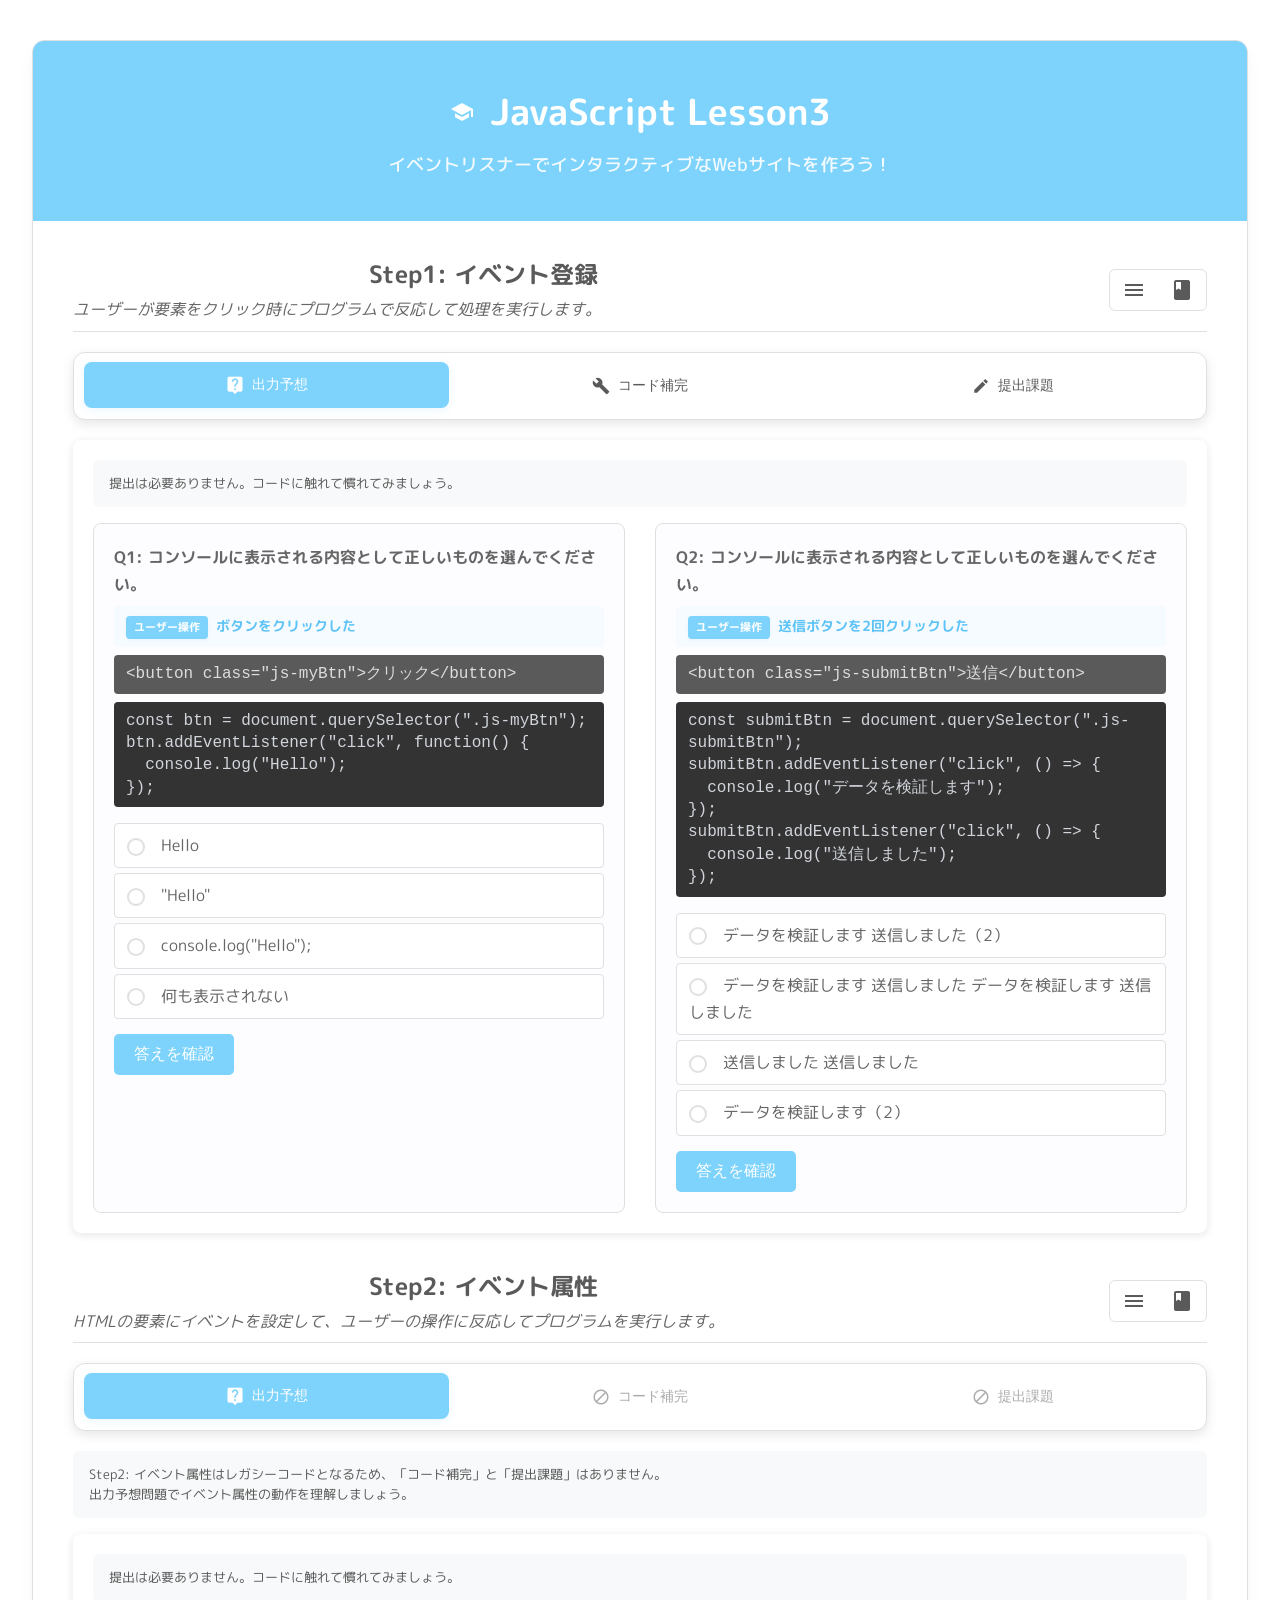
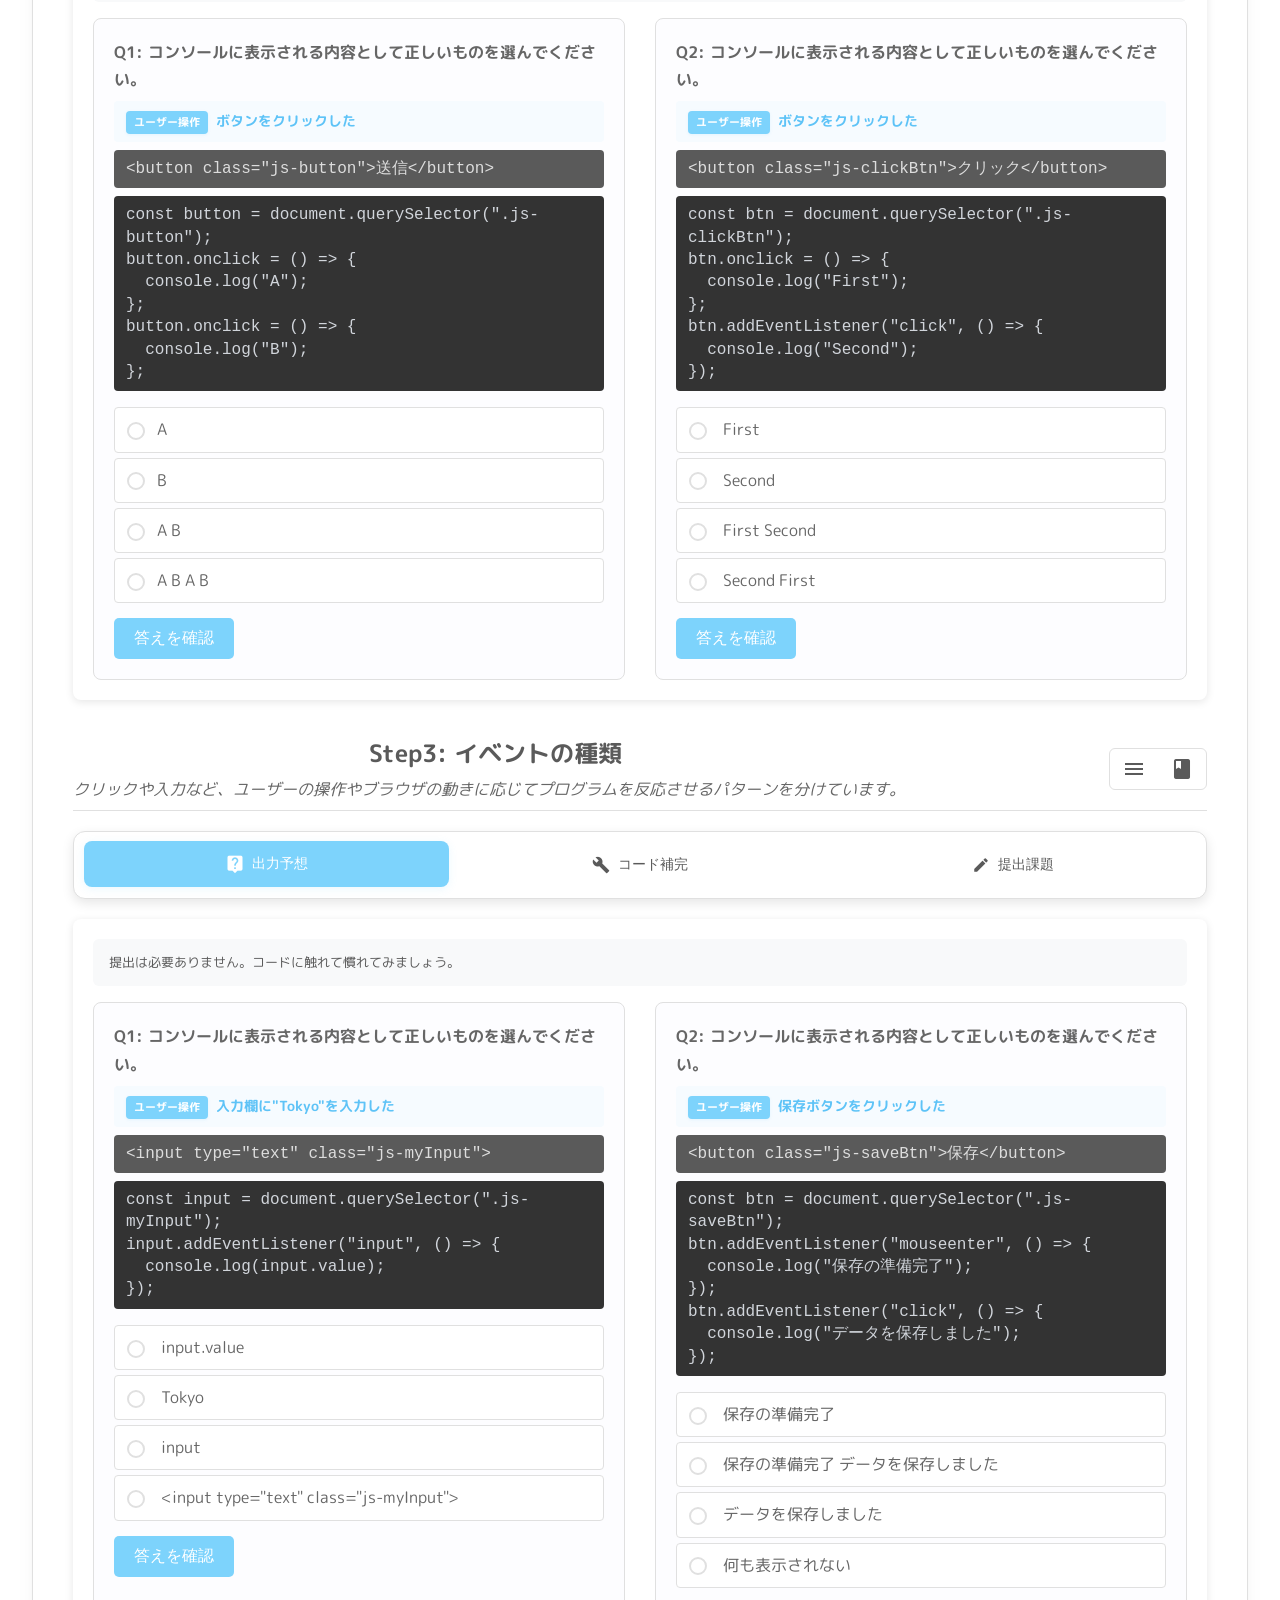
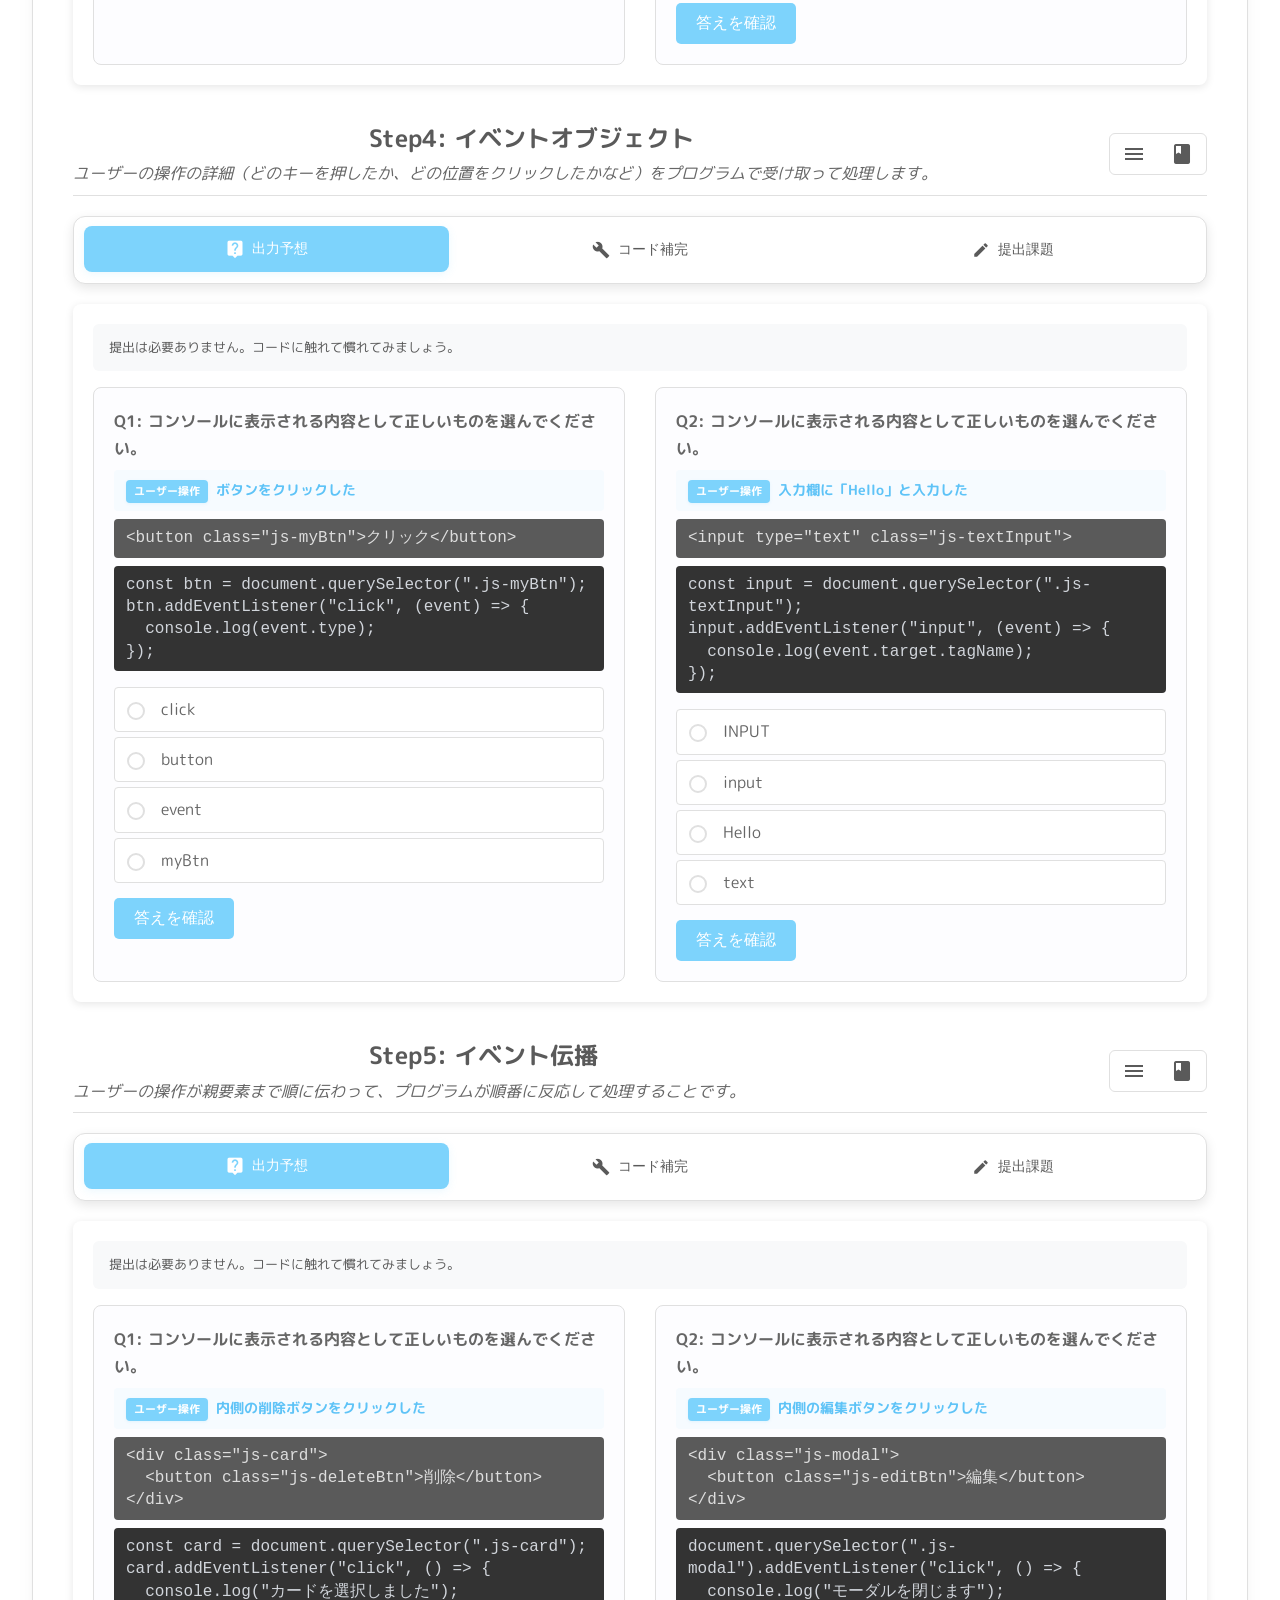
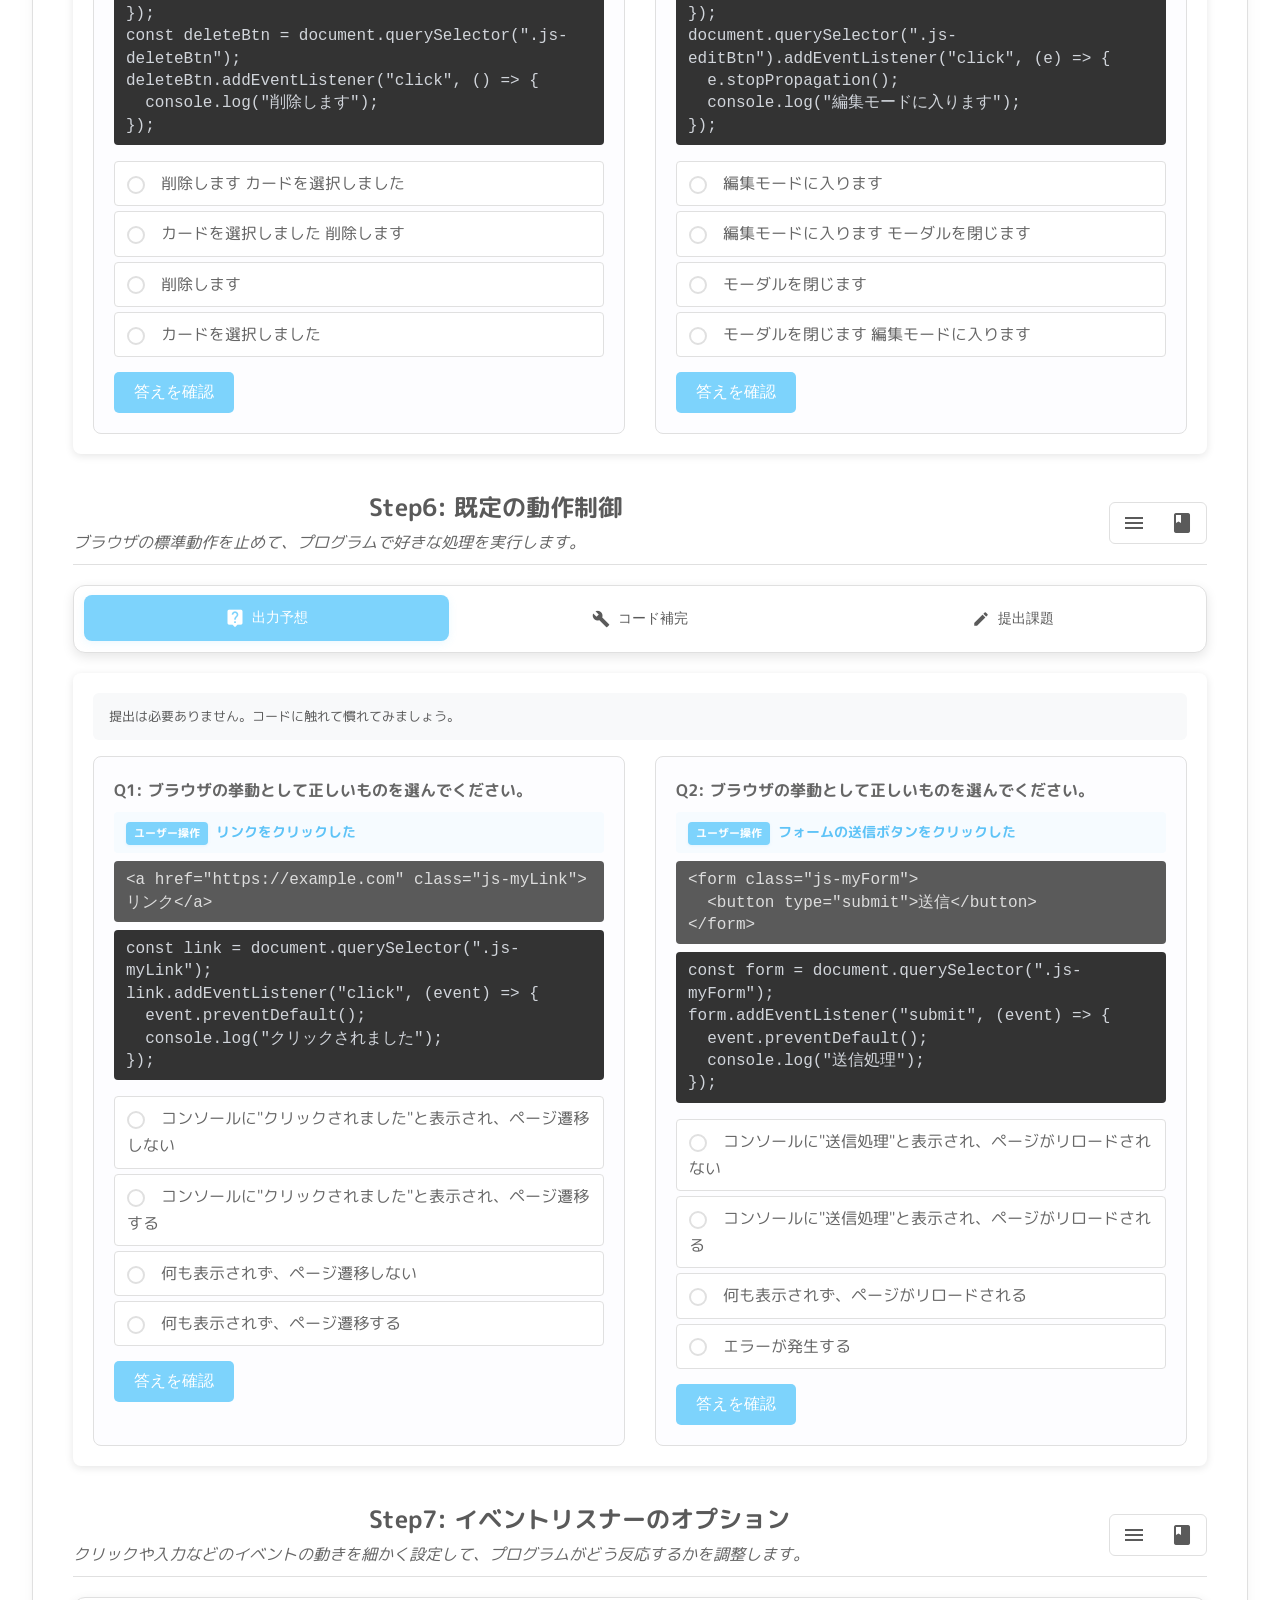
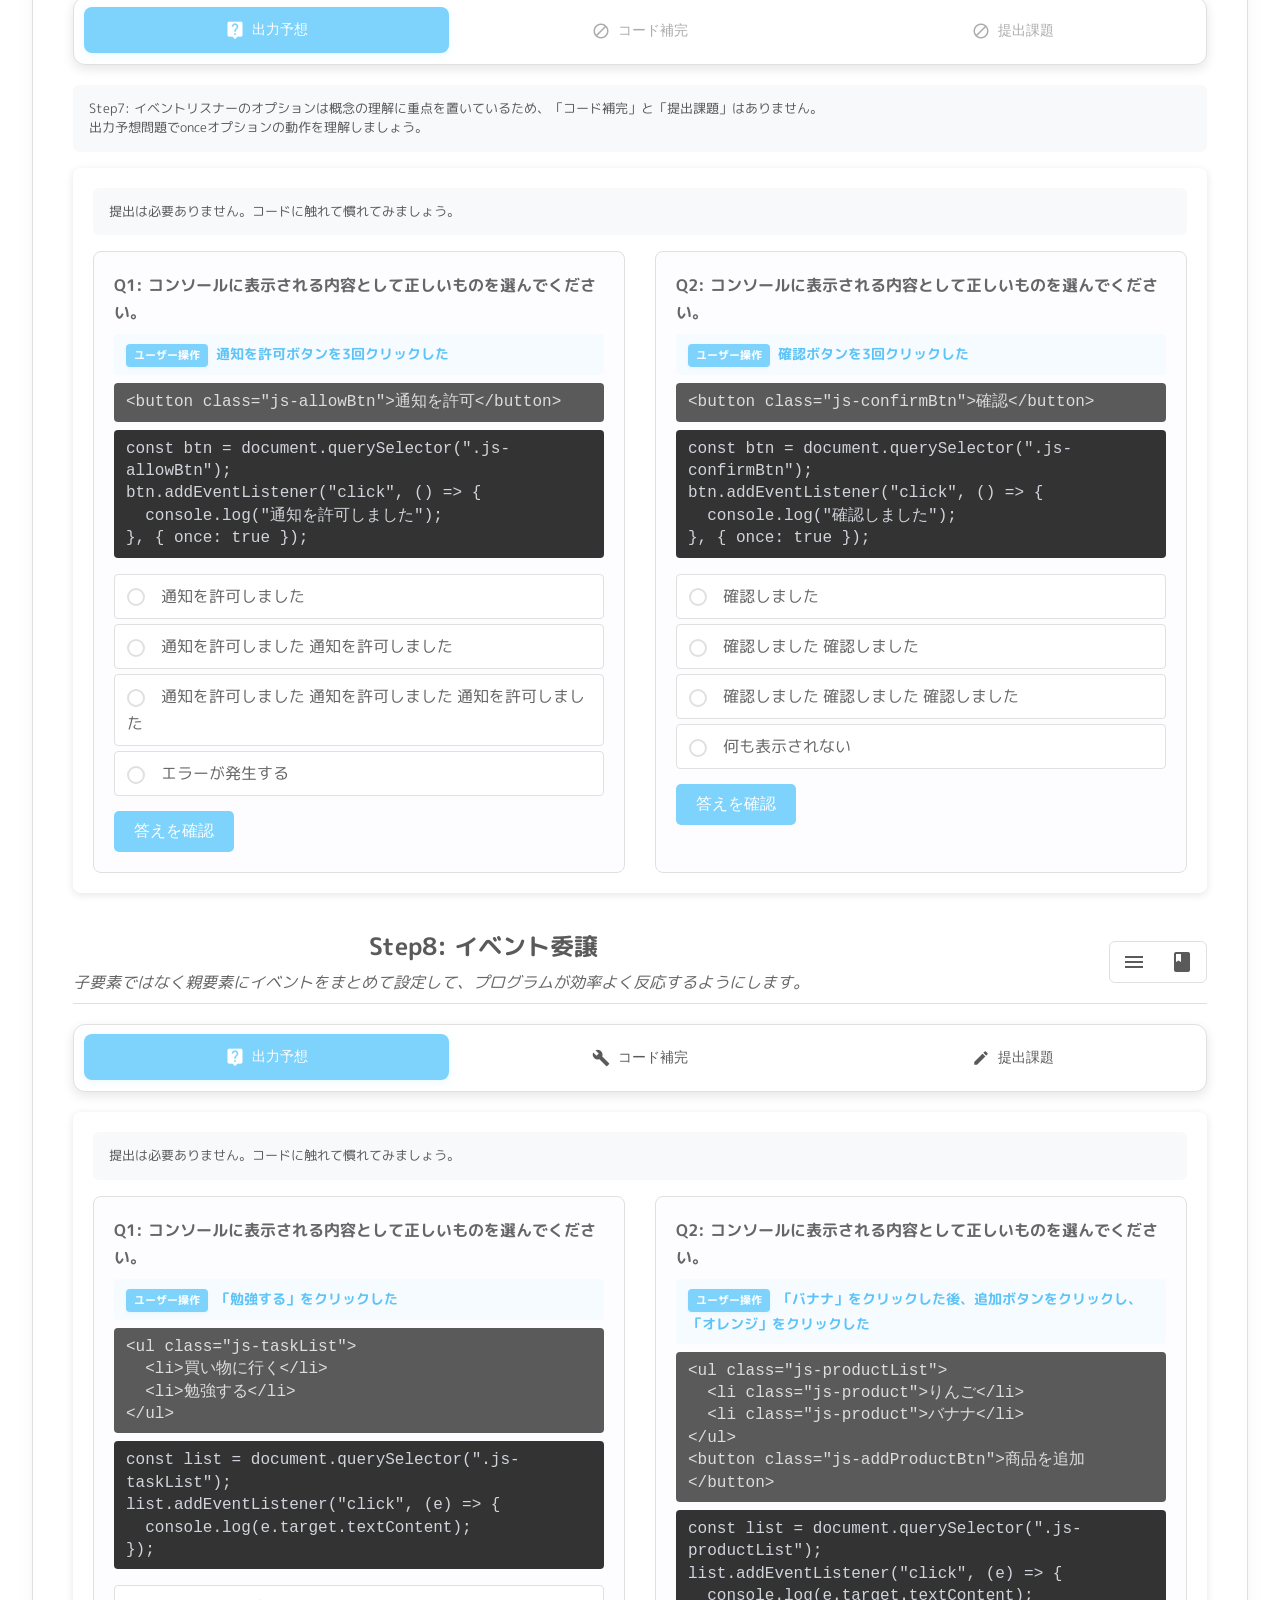
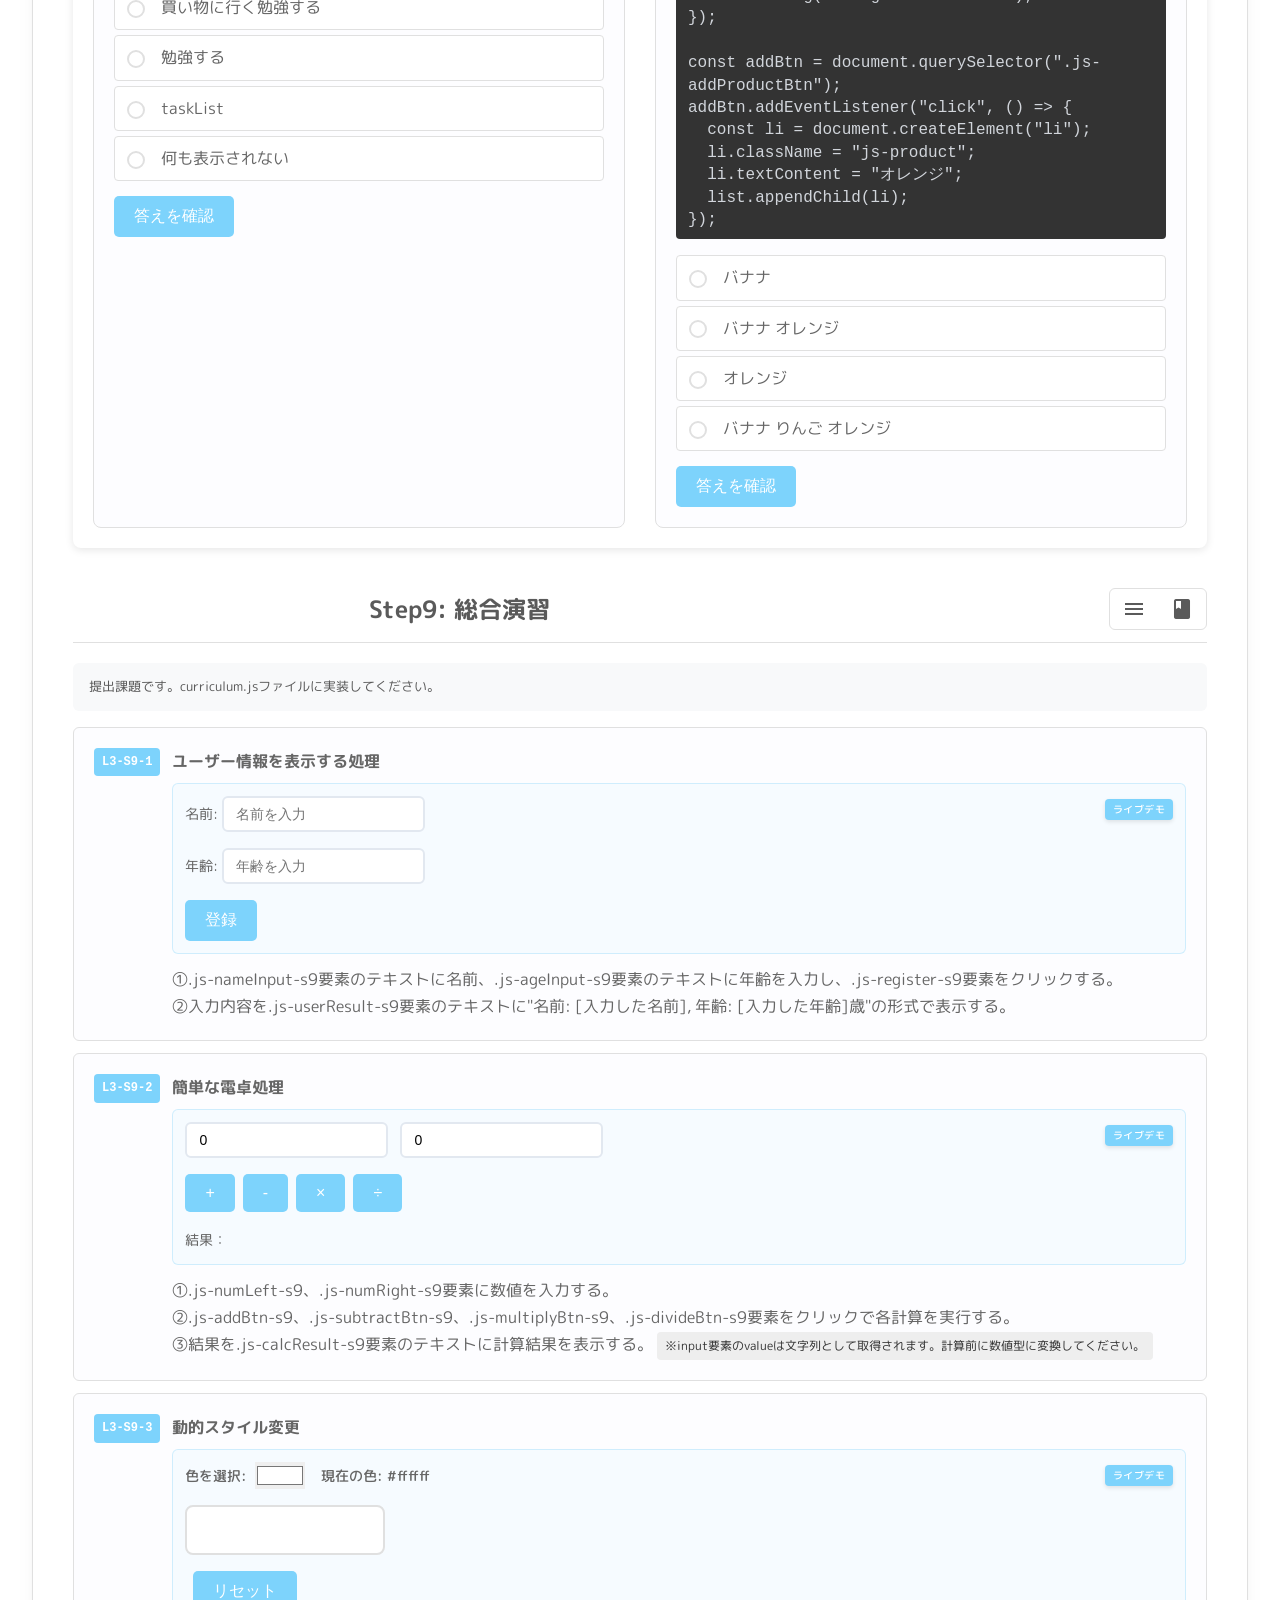
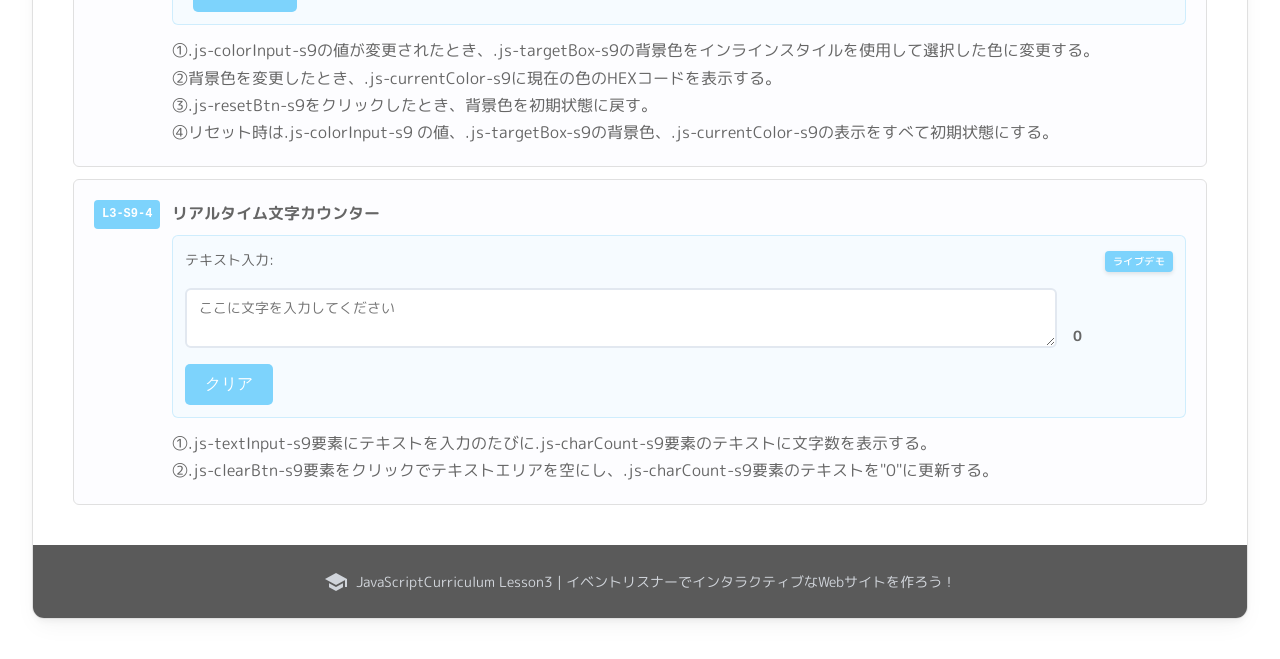
<file: lesson3/index.html>
<!doctype html>
<html lang="ja">
  <head>
    <meta charset="UTF-8" />
    <meta name="viewport" content="width=device-width, initial-scale=1.0" />
    <title>JavaScript練習 - Lesson3</title>
    <link rel="icon" href="../common/assets/image/favicon.ico" type="image/png" />
    <link rel="stylesheet" href="../common/assets/css/reset.css" />
    <link rel="stylesheet" href="../common/assets/css/base.css" />
    <link rel="stylesheet" href="../common/assets/css/style.css" />
    <link rel="stylesheet" href="assets/css/base.css" />
    <link href="https://fonts.googleapis.com/icon?family=Material+Icons" rel="stylesheet" />
  </head>
  <body>
    <div class="l-wrapper">
      <header class="l-header">
        <div class="p-headerTitle">
          <span class="material-icons">school</span>
          <h1 class="c-title-top">JavaScript Lesson3</h1>
        </div>
        <p class="c-title-sub">イベントリスナーでインタラクティブなWebサイトを作ろう！</p>
      </header>
      <main class="l-main">
        <!-- Step1 -->
        <section class="p-section js-section">
          <div class="p-section__title">
            <div class="p-section__title--content">
              <h2 class="p-section__title--top">
                <span class="material-icons">auto_awesome</span>
                <p>Step1: イベント登録</p>
              </h2>
              <span class="c-useCase">ユーザーが要素をクリック時にプログラムで反応して処理を実行します。</span>
            </div>
            <a href="https://convi0310.backlog.com/alias/wiki/5098258" target="_blank" class="c-link js-tooltip" data-tooltip="解説を読む">
              <span class="material-icons">menu_book</span>
            </a>
          </div>
          <div class="p-section__step js-tab">
            <button class="c-tab js-tab-btn is-active" data-tab="quiz"><span class="material-icons">live_help</span> 出力予想</button>
            <button class="c-tab js-tab-btn u-ml-8" data-tab="blank"><span class="material-icons">build</span> コード補完</button>
            <button class="c-tab js-tab-btn u-ml-8" data-tab="task"><span class="material-icons">edit</span> 提出課題</button>
          </div>
          <!-- 出力予想 -->
          <div class="p-section__tab js-tab-content is-active" data-tab-content="quiz">
            <div class="p-desc">
              <p class="c-text">提出は必要ありません。コードに触れて慣れてみましょう。</p>
            </div>
            <div class="p-quiz">
              <div class="p-quiz__container">
                <div class="p-quiz__item js-quizItem">
                  <h4 class="c-title-question">Q1: コンソールに表示される内容として正しいものを選んでください。</h4>
                  <div class="p-quiz__action">ボタンをクリックした</div>
                  <div class="c-code -ref">&lt;button class="js-myBtn"&gt;クリック&lt;/button&gt;</div>
                  <div class="c-code -blank">
                    const btn = document.querySelector(".js-myBtn");<br />
                    btn.addEventListener("click", function() {<br />
                    &nbsp;&nbsp;console.log("Hello");<br />
                    });
                  </div>
                  <div class="p-choice js-choices">
                    <label class="p-choice__item"><input type="radio" name="q1_1" value="a" /> Hello</label>
                    <label class="p-choice__item"><input type="radio" name="q1_1" value="b" /> "Hello"</label>
                    <label class="p-choice__item"><input type="radio" name="q1_1" value="c" /> console.log("Hello");</label>
                    <label class="p-choice__item"><input type="radio" name="q1_1" value="d" /> 何も表示されない</label>
                  </div>
                  <div class="p-result u-mb-10 js-quiz-result--11">
                    <span class="js-quiz-message--11 u-color-message u-hide">選択肢を選んでください。</span>
                    <span class="js-quiz-correct--11 u-color-normal u-hide">〇 正解！</span>
                    <span class="js-quiz-incorrect--11 u-color-warning u-hide">
                      ✕ 不正解。<br />
                      正解は「Hello」です。文字列Helloがコンソールに表示されます。
                    </span>
                  </div>
                  <button data-quiz-id="q1_1" data-step-question-id="11" class="c-btn">答えを確認</button>
                </div>
                <div class="p-quiz__item js-quizItem">
                  <h4 class="c-title-question">Q2: コンソールに表示される内容として正しいものを選んでください。</h4>
                  <div class="p-quiz__action">送信ボタンを2回クリックした</div>
                  <div class="c-code -ref">&lt;button class="js-submitBtn"&gt;送信&lt;/button&gt;</div>
                  <div class="c-code -blank">
                    const submitBtn = document.querySelector(".js-submitBtn");<br />
                    submitBtn.addEventListener("click", () => {<br />
                    &nbsp;&nbsp;console.log("データを検証します");<br />
                    });<br />
                    submitBtn.addEventListener("click", () => {<br />
                    &nbsp;&nbsp;console.log("送信しました");<br />
                    });
                  </div>
                  <div class="p-choice js-choices">
                    <label class="p-choice__item"><input type="radio" name="q1_2" value="a" /> データを検証します 送信しました（2）</label>
                    <label class="p-choice__item"><input type="radio" name="q1_2" value="b" /> データを検証します 送信しました データを検証します 送信しました</label>
                    <label class="p-choice__item"><input type="radio" name="q1_2" value="c" /> 送信しました 送信しました</label>
                    <label class="p-choice__item"><input type="radio" name="q1_2" value="d" /> データを検証します（2）</label>
                  </div>
                  <div class="p-result u-mb-10 js-quiz-result--12">
                    <span class="js-quiz-message--12 u-color-message u-hide">選択肢を選んでください。</span>
                    <span class="js-quiz-correct--12 u-color-normal u-hide">〇 正解！</span>
                    <span class="js-quiz-incorrect--12 u-color-warning u-hide">
                      ✕ 不正解。<br />
                      正解は「データを検証します 送信しました データを検証します 送信しました」です。<br />
                      1回のクリックで両方のリスナーが実行され、2回クリックすると計4個のメッセージが表示されます。
                    </span>
                  </div>
                  <button data-quiz-id="q1_2" data-step-question-id="12" class="c-btn">答えを確認</button>
                </div>
              </div>
            </div>
          </div>
          <!-- コード補完 -->
          <div class="p-section__tab js-tab-content" data-tab-content="blank">
            <div class="p-desc">
              <p class="c-text">提出は必要ありません。コードに触れて慣れてみましょう。</p>
            </div>
            <div class="p-blank">
              <div class="p-blank__item js-blankItem">
                <h4 class="c-title-question">Q1: ボタンにクリックイベントを追加するコードの空欄を埋めてください。</h4>
                <div class="c-code -ref">&lt;button class="js-submitBtn"&gt;送信&lt;/button&gt;</div>
                <div class="c-code -blank">
                  const btn = document.querySelector(".js-submitBtn");<br />btn.
                  <label for="blank-11" class="c-label-input"></label>
                  <input type="text" class="c-input js-blank--1" id="blank-11" placeholder="①" />("
                  <label for="blank-12" class="c-label-input"></label>
                  <input type="text" class="c-input js-blank--2" id="blank-12" placeholder="②" />
                  ", function() {<br />&nbsp;&nbsp;console.log("送信ボタンがクリックされました");<br />});
                </div>
                <div class="p-result u-mb-10 js-blank-result--11">
                  <span class="js-blank-correct--11 u-color-normal u-hide">〇 正解！</span>
                  <span class="js-blank-incorrect--11 u-color-warning u-hide">
                    ✕ 不正解。<br />
                    正解は ①addEventListener ②click です。
                  </span>
                </div>
                <button data-blank-id="11" class="c-btn">答えを確認</button>
              </div>
              <div class="p-blank__item js-blankItem">
                <h4 class="c-title-question">Q2: アロー関数を使ってマウスが要素に入ったときのイベントを追加するコードの空欄を埋めてください。</h4>
                <div class="c-code -ref">&lt;div class="js-selectBtn"&gt;選択&lt;/div&gt;</div>
                <div class="c-code -blank">
                  const area = document.querySelector(".js-selectBtn");<br />
                  area.addEventListener("
                  <label for="blank-13" class="c-label-input"></label>
                  <input type="text" class="c-input js-blank--3" id="blank-13" placeholder="①" />",
                  <label for="blank-14" class="c-label-input"></label>
                  <input type="text" class="c-input js-blank--4" id="blank-14" placeholder="②" />
                  => {<br />
                  &nbsp;&nbsp;console.log("マウスが要素に入りました");<br />
                  });
                </div>
                <div class="p-result u-mb-10 js-blank-result--12">
                  <span class="js-blank-correct--12 u-color-normal u-hide">〇 正解！</span>
                  <span class="js-blank-incorrect--12 u-color-warning u-hide">
                    ✕ 不正解。<br />
                    正解は ①mouseenterまたはmouseover ②() です。
                  </span>
                </div>
                <button data-blank-id="12" class="c-btn">答えを確認</button>
              </div>
            </div>
          </div>
          <!-- 提出課題 -->
          <div class="p-section__tab js-tab-content" data-tab-content="task">
            <div class="p-desc">
              <p class="c-text">提出課題です。curriculum.jsファイルに実装してください。</p>
            </div>
            <div id="q1" class="p-practice">
              <h2 class="c-title-lesson">クリックイベントを設定する練習</h2>
              <div class="p-practice__inner">
                <button type="button" class="c-button-practice js-click-s1">ファイル</button>
                <div class="p-practice__card js-display-s1">ここに操作結果が表示されます。</div>
              </div>
            </div>
            <div class="p-task">
              <div class="p-task__item">
                <span class="c-tag js-tooltip" data-tooltip="問題番号をコピー" data-copy>L3-S1-1</span>
                <p class="u-flex-1">
                  '.js-click-s1'要素にマウスがのったときに発火するイベントを追加する。<br />
                  マウスがのった時に'.js-display-s1'要素のテキストを"ファイルを選択しました。"に変更する。
                </p>
              </div>
              <div class="p-task__item">
                <span class="c-tag js-tooltip" data-tooltip="問題番号をコピー" data-copy>L3-S1-2</span>
                <p class="u-flex-1">
                  '.js-click-s1'要素にアロー関数を使用し、ダブルクリックイベントを追加する。<br />
                  ダブルクリック時に'.js-display-s1'要素のテキストを"ファイルを開きました。"に変更する。
                </p>
              </div>
            </div>
          </div>
        </section>
        <!-- Step2 -->
        <section class="p-section js-section">
          <div class="p-section__title">
            <div class="p-section__title--content">
              <h2 class="p-section__title--top">
                <span class="material-icons">auto_awesome</span>
                <p>Step2: イベント属性</p>
              </h2>
              <span class="c-useCase">HTMLの要素にイベントを設定して、ユーザーの操作に反応してプログラムを実行します。</span>
            </div>
            <a href="#" target="_blank" class="c-link js-tooltip" data-tooltip="解説を読む">
              <span class="material-icons">menu_book</span>
            </a>
          </div>
          <div class="p-section__step js-tab">
            <button class="c-tab js-tab-btn is-active" data-tab="quiz2"><span class="material-icons">live_help</span> 出力予想</button>
            <button class="c-tab js-tab-btn u-ml-8" data-tab="blank2" disabled><span class="material-icons">block</span> コード補完</button>
            <button class="c-tab js-tab-btn u-ml-8" data-tab="task2" disabled><span class="material-icons">block</span> 提出課題</button>
          </div>
          <div class="p-desc">
            <p class="c-text">
              Step2: イベント属性はレガシーコードとなるため、「コード補完」と「提出課題」はありません。<br />
              出力予想問題でイベント属性の動作を理解しましょう。
            </p>
          </div>
          <!-- 出力予想 -->
          <div class="p-section__tab js-tab-content is-active" data-tab-content="quiz2">
            <div class="p-desc">
              <p class="c-text">提出は必要ありません。コードに触れて慣れてみましょう。</p>
            </div>
            <div class="p-quiz">
              <div class="p-quiz__container">
                <div class="p-quiz__item js-quizItem">
                  <h4 class="c-title-question">Q1: コンソールに表示される内容として正しいものを選んでください。</h4>
                  <div class="p-quiz__action">ボタンをクリックした</div>
                  <div class="c-code -ref">&lt;button class="js-button"&gt;送信&lt;/button&gt;</div>
                  <div class="c-code -blank">
                    const button = document.querySelector(".js-button");<br />
                    button.onclick = () => {<br />
                    &nbsp;&nbsp;console.log("A");<br />
                    };<br />
                    button.onclick = () => {<br />
                    &nbsp;&nbsp;console.log("B");<br />
                    };
                  </div>
                  <div class="p-choice js-choices">
                    <label class="p-choice__item"><input type="radio" name="q2_1" value="a" />A</label>
                    <label class="p-choice__item"><input type="radio" name="q2_1" value="b" />B</label>
                    <label class="p-choice__item"><input type="radio" name="q2_1" value="c" />A B</label>
                    <label class="p-choice__item"><input type="radio" name="q2_1" value="d" />A B A B</label>
                  </div>
                  <div class="p-result u-mb-10 js-quiz-result--21">
                    <span class="js-quiz-message--21 u-color-message u-hide">選択肢を選んでください。</span>
                    <span class="js-quiz-correct--21 u-color-normal u-hide">〇 正解！</span>
                    <span class="js-quiz-incorrect--21 u-color-warning u-hide">
                      ✕ 不正解。<br />
                      正解は「B」です。<br />
                      addEventListenerは複数登録できますが、onclickは最後のイベントに上書きされます。
                    </span>
                  </div>
                  <button data-quiz-id="q2_1" data-step-question-id="21" class="c-btn">答えを確認</button>
                </div>
                <div class="p-quiz__item js-quizItem">
                  <h4 class="c-title-question">Q2: コンソールに表示される内容として正しいものを選んでください。</h4>
                  <div class="p-quiz__action">ボタンをクリックした</div>
                  <div class="c-code -ref">&lt;button class="js-clickBtn"&gt;クリック&lt;/button&gt;</div>
                  <div class="c-code -blank">
                    const btn = document.querySelector(".js-clickBtn");<br />
                    btn.onclick = () => {<br />
                    &nbsp;&nbsp;console.log("First");<br />
                    };<br />
                    btn.addEventListener("click", () => {<br />
                    &nbsp;&nbsp;console.log("Second");<br />
                    });
                  </div>
                  <div class="p-choice js-choices">
                    <label class="p-choice__item"><input type="radio" name="q2_2" value="a" /> First</label>
                    <label class="p-choice__item"><input type="radio" name="q2_2" value="b" /> Second</label>
                    <label class="p-choice__item"><input type="radio" name="q2_2" value="c" /> First Second</label>
                    <label class="p-choice__item"><input type="radio" name="q2_2" value="d" /> Second First</label>
                  </div>
                  <div class="p-result u-mb-10 js-quiz-result--22">
                    <span class="js-quiz-message--22 u-color-message u-hide">選択肢を選んでください。</span>
                    <span class="js-quiz-correct--22 u-color-normal u-hide">〇 正解！</span>
                    <span class="js-quiz-incorrect--22 u-color-warning u-hide">
                      ✕ 不正解。<br />
                      正解は「First Second」です。<br />
                      onclickとaddEventListenerは共存でき、onclickが先に実行されます。
                    </span>
                  </div>
                  <button data-quiz-id="q2_2" data-step-question-id="22" class="c-btn">答えを確認</button>
                </div>
              </div>
            </div>
          </div>
        </section>
        <!-- Step3 -->
        <section class="p-section js-section">
          <div class="p-section__title">
            <div class="p-section__title--content">
              <h2 class="p-section__title--top">
                <span class="material-icons">auto_awesome</span>
                <p>Step3: イベントの種類</p>
              </h2>
              <span class="c-useCase">クリックや入力など、ユーザーの操作やブラウザの動きに応じてプログラムを反応させるパターンを分けています。</span>
            </div>
            <a href="#" target="_blank" class="c-link js-tooltip" data-tooltip="解説を読む">
              <span class="material-icons">menu_book</span>
            </a>
          </div>
          <div class="p-section__step js-tab">
            <button class="c-tab js-tab-btn is-active" data-tab="quiz3"><span class="material-icons">live_help</span> 出力予想</button>
            <button class="c-tab js-tab-btn u-ml-8" data-tab="blank3"><span class="material-icons">build</span> コード補完</button>
            <button class="c-tab js-tab-btn u-ml-8" data-tab="task3"><span class="material-icons">edit</span> 提出課題</button>
          </div>
          <!-- 出力予想 -->
          <div class="p-section__tab js-tab-content is-active" data-tab-content="quiz3">
            <div class="p-desc">
              <p class="c-text">提出は必要ありません。コードに触れて慣れてみましょう。</p>
            </div>
            <div class="p-quiz">
              <div class="p-quiz__container">
                <div class="p-quiz__item js-quizItem">
                  <h4 class="c-title-question">Q1: コンソールに表示される内容として正しいものを選んでください。</h4>
                  <div class="p-quiz__action">入力欄に"Tokyo"を入力した</div>
                  <div class="c-code -ref">&lt;input type="text" class="js-myInput"&gt;</div>
                  <div class="c-code -blank">
                    const input = document.querySelector(".js-myInput");<br />
                    input.addEventListener("input", () => {<br />
                    &nbsp;&nbsp;console.log(input.value);<br />
                    });
                  </div>
                  <div class="p-choice js-choices">
                    <label class="p-choice__item"><input type="radio" name="q3_1" value="a" /> input.value</label>
                    <label class="p-choice__item"><input type="radio" name="q3_1" value="b" /> Tokyo</label>
                    <label class="p-choice__item"><input type="radio" name="q3_1" value="c" /> input</label>
                    <label class="p-choice__item"><input type="radio" name="q3_1" value="d" /> &lt;input type="text" class="js-myInput"&gt;</label>
                  </div>
                  <div class="p-result u-mb-10 js-quiz-result--31">
                    <span class="js-quiz-message--31 u-color-message u-hide">選択肢を選んでください。</span>
                    <span class="js-quiz-correct--31 u-color-normal u-hide">〇 正解！</span>
                    <span class="js-quiz-incorrect--31 u-color-warning u-hide">
                      ✕ 不正解。<br />
                      正解は「Tokyo"です。入力された値がコンソールに表示されます。
                    </span>
                  </div>
                  <button data-quiz-id="q3_1" data-step-question-id="31" class="c-btn">答えを確認</button>
                </div>

                <div class="p-quiz__item js-quizItem">
                  <h4 class="c-title-question">Q2: コンソールに表示される内容として正しいものを選んでください。</h4>
                  <div class="p-quiz__action">保存ボタンをクリックした</div>
                  <div class="c-code -ref">&lt;button class="js-saveBtn"&gt;保存&lt;/button&gt;</div>
                  <div class="c-code -blank">
                    const btn = document.querySelector(".js-saveBtn");<br />
                    btn.addEventListener("mouseenter", () => {<br />
                    &nbsp;&nbsp;console.log("保存の準備完了");<br />
                    });<br />
                    btn.addEventListener("click", () => {<br />
                    &nbsp;&nbsp;console.log("データを保存しました");<br />
                    });
                  </div>
                  <div class="p-choice js-choices">
                    <label class="p-choice__item"><input type="radio" name="q3_2" value="a" /> 保存の準備完了</label>
                    <label class="p-choice__item"><input type="radio" name="q3_2" value="b" /> 保存の準備完了 データを保存しました</label>
                    <label class="p-choice__item"><input type="radio" name="q3_2" value="c" /> データを保存しました</label>
                    <label class="p-choice__item"><input type="radio" name="q3_2" value="d" /> 何も表示されない</label>
                  </div>
                  <div class="p-result u-mb-10 js-quiz-result--32">
                    <span class="js-quiz-message--32 u-color-message u-hide">選択肢を選んでください。</span>
                    <span class="js-quiz-correct--32 u-color-normal u-hide">〇 正解！</span>
                    <span class="js-quiz-incorrect--32 u-color-warning u-hide">
                      ✕ 不正解。<br />
                      正解は「保存の準備完了 データを保存しました"です。<br />
                      ボタンをクリックする際、マウスが入ってからクリックするため両方のイベントが発火します。
                    </span>
                  </div>
                  <button data-quiz-id="q3_2" data-step-question-id="32" class="c-btn">答えを確認</button>
                </div>
              </div>
            </div>
          </div>
          <!-- コード補完 -->
          <div class="p-section__tab js-tab-content js-blank-3" data-tab-content="blank3">
            <div class="p-desc">
              <p class="c-text">提出は必要ありません。コードに触れて慣れてみましょう。</p>
            </div>
            <div class="p-blank">
              <div class="p-blank__item js-blankItem">
                <h4 class="c-title-question">Q1: 入力フィールドにフォーカスが当たったときのイベント処理のコードの空欄を埋めてください。</h4>
                <div class="c-code -ref">&lt;input type="text" class="js-focusInput" placeholder="入力してください。"&gt;</div>
                <div class="c-code -blank">
                  const inputFocus = document.querySelector(".js-focusInput");<br />
                  <label for="blank-31-1" class="c-label-input">Variable</label>
                  <input type="text" class="c-input js-blank--7" id="blank-31-1" placeholder="①" />
                  .addEventListener("
                  <label for="blank-31-2" class="c-label-input"></label>
                  <input type="text" class="c-input js-blank--7-2" id="blank-31-2" placeholder="②" />
                  ", () => {<br />
                  &nbsp;&nbsp;console.log("フォーカスされました");<br />
                  });
                </div>
                <div class="p-result u-mb-10 js-blank-result--31">
                  <span class="js-blank-correct--31 u-color-normal u-hide">〇 正解！</span>
                  <span class="js-blank-incorrect--31 u-color-warning u-hide">
                    ✕ 不正解。<br />
                    正解は ①inputFocus ②focus です。
                  </span>
                </div>
                <button data-blank-id="31" class="c-btn">答えを確認</button>
              </div>
              <div class="p-blank__item js-blankItem">
                <h4 class="c-title-question">Q2: 入力フィールドからフォーカスが外れたときのイベント処理のコードの空欄を埋めてください。</h4>
                <div class="c-code -ref">&lt;input type="text" class="js-blurInput" placeholder="入力してください。"&gt;</div>
                <div class="c-code -blank">
                  const inputBlur = document.querySelector(".js-blurInput");<br />
                  inputBlur.
                  <label for="blank-32-1" class="c-label-input"></label>
                  <input type="text" class="c-input js-blank--21" id="blank-32-1" placeholder="①" />
                  ("
                  <label for="blank-32-2" class="c-label-input"></label>
                  <input type="text" class="c-input js-blank--21-2" id="blank-32-2" placeholder="②" />
                  ", () => {<br />
                  &nbsp;&nbsp;console.log("フォーカスが外れました");<br />
                  });
                </div>
                <div class="p-result u-mb-10 js-blank-result--32">
                  <span class="js-blank-correct--32 u-color-normal u-hide">〇 正解！</span>
                  <span class="js-blank-incorrect--32 u-color-warning u-hide">
                    ✕ 不正解。<br />
                    正解は ①addEventListener ②blur です。
                  </span>
                </div>
                <button data-blank-id="32" class="c-btn">答えを確認</button>
              </div>
            </div>
          </div>
          <!-- 提出課題 -->
          <div class="p-section__tab js-tab-content" data-tab-content="task3">
            <div class="p-desc">
              <p class="c-text">提出課題です。curriculum.jsファイルに実装してください。</p>
            </div>
            <div id="q3" class="p-practice">
              <h2 class="c-title-lesson">入力・マウスイベントを設定する練習</h2>
              <div class="p-practice__inner">
                <input type="text" class="c-input js-input-s3" name="input-s3" placeholder="メッセージ入力" />
                <div class="p-practice__card js-message-s3">メッセージ内容</div>
                <div class="p-practice__display js-status-s3">ステータスを表示</div>
              </div>
            </div>
            <div class="p-task">
              <div class="p-task__item">
                <span class="c-tag js-tooltip" data-tooltip="問題番号をコピー" data-copy>L3-S3-1</span>
                <p class="u-flex-1">'.js-input-s3'要素に文字を入力したら、その内容を'.js-message-s3'要素のテキストにリアルタイムで反映する。</p>
              </div>
              <div class="p-task__item">
                <span class="c-tag js-tooltip" data-tooltip="問題番号をコピー" data-copy>L3-S3-2</span>
                <p class="u-flex-1">
                  '.js-input-s3'要素にマウスをのせたら'.js-status-s3'要素のテキストを"入力中..."と表示する。<br />
                  離れたときは要素のテキストを「待機中」と表示する。
                  <span class="c-tag -point">※「のせたとき」と「離れたとき」はそれぞれ別のイベントリスナーを設定してください。</span>
                </p>
              </div>
            </div>
          </div>
        </section>
        <!-- Step4 -->
        <section class="p-section js-section">
          <div class="p-section__title">
            <div class="p-section__title--content">
              <h2 class="p-section__title--top">
                <span class="material-icons">auto_awesome</span>
                <p>Step4: イベントオブジェクト</p>
              </h2>
              <span class="c-useCase">ユーザーの操作の詳細（どのキーを押したか、どの位置をクリックしたかなど）をプログラムで受け取って処理します。</span>
            </div>
            <a href="#" target="_blank" class="c-link js-tooltip" data-tooltip="解説を読む">
              <span class="material-icons">menu_book</span>
            </a>
          </div>
          <div class="p-section__step js-tab">
            <button class="c-tab js-tab-btn is-active" data-tab="quiz4"><span class="material-icons">live_help</span> 出力予想</button>
            <button class="c-tab js-tab-btn u-ml-8" data-tab="blank4"><span class="material-icons">build</span> コード補完</button>
            <button class="c-tab js-tab-btn u-ml-8" data-tab="task4"><span class="material-icons">edit</span> 提出課題</button>
          </div>
          <!-- 出力予想 -->
          <div class="p-section__tab js-tab-content is-active" data-tab-content="quiz4">
            <div class="p-desc">
              <p class="c-text">提出は必要ありません。コードに触れて慣れてみましょう。</p>
            </div>
            <div class="p-quiz">
              <div class="p-quiz__container">
                <div class="p-quiz__item js-quizItem">
                  <h4 class="c-title-question">Q1: コンソールに表示される内容として正しいものを選んでください。</h4>
                  <div class="p-quiz__action">ボタンをクリックした</div>
                  <div class="c-code -ref">&lt;button class="js-myBtn"&gt;クリック&lt;/button&gt;</div>
                  <div class="c-code -blank">
                    const btn = document.querySelector(".js-myBtn");<br />
                    btn.addEventListener("click", (event) => {<br />
                    &nbsp;&nbsp;console.log(event.type);<br />
                    });
                  </div>
                  <div class="p-choice js-choices">
                    <label class="p-choice__item"><input type="radio" name="q4_1" value="a" /> click</label>
                    <label class="p-choice__item"><input type="radio" name="q4_1" value="b" /> button</label>
                    <label class="p-choice__item"><input type="radio" name="q4_1" value="c" /> event</label>
                    <label class="p-choice__item"><input type="radio" name="q4_1" value="d" /> myBtn</label>
                  </div>
                  <div class="p-result u-mb-10 js-quiz-result--41">
                    <span class="js-quiz-message--41 u-color-message u-hide">選択肢を選んでください。</span>
                    <span class="js-quiz-correct--41 u-color-normal u-hide">〇 正解！</span>
                    <span class="js-quiz-incorrect--41 u-color-warning u-hide">
                      ✕ 不正解。<br />
                      正解は「click」です。<br />
                      event.typeプロパティはイベントの種類を文字列で返します。
                    </span>
                  </div>
                  <button data-quiz-id="q4_1" data-step-question-id="41" class="c-btn">答えを確認</button>
                </div>
                <div class="p-quiz__item js-quizItem">
                  <h4 class="c-title-question">Q2: コンソールに表示される内容として正しいものを選んでください。</h4>
                  <div class="p-quiz__action">入力欄に「Hello」と入力した</div>
                  <div class="c-code -ref">&lt;input type="text" class="js-textInput"&gt;</div>
                  <div class="c-code -blank">
                    const input = document.querySelector(".js-textInput");<br />
                    input.addEventListener("input", (event) => {<br />
                    &nbsp;&nbsp;console.log(event.target.tagName);<br />
                    });
                  </div>
                  <div class="p-choice js-choices">
                    <label class="p-choice__item"><input type="radio" name="q4_2" value="a" /> INPUT</label>
                    <label class="p-choice__item"><input type="radio" name="q4_2" value="b" /> input</label>
                    <label class="p-choice__item"><input type="radio" name="q4_2" value="c" /> Hello</label>
                    <label class="p-choice__item"><input type="radio" name="q4_2" value="d" /> text</label>
                  </div>
                  <div class="p-result u-mb-10 js-quiz-result--42">
                    <span class="js-quiz-message--42 u-color-message u-hide">選択肢を選んでください。</span>
                    <span class="js-quiz-correct--42 u-color-normal u-hide">〇 正解！</span>
                    <span class="js-quiz-incorrect--42 u-color-warning u-hide">
                      ✕ 不正解。<br />
                      正解は「INPUT」です。<br />
                      event.target.tagNameはイベントが発生した要素のタグ名を大文字で返します。
                    </span>
                  </div>
                  <button data-quiz-id="q4_2" data-step-question-id="42" class="c-btn">答えを確認</button>
                </div>
              </div>
            </div>
          </div>
          <!-- コード補完 -->
          <div class="p-section__tab js-tab-content js-blank-4" data-tab-content="blank4">
            <div class="p-desc">
              <p class="c-text">提出は必要ありません。コードに触れて慣れてみましょう。</p>
            </div>
            <div class="p-blank">
              <div class="p-blank__item js-blankItem">
                <h4 class="c-title-question">Q1: イベントオブジェクトからクリック座標を取得するコードの空欄を埋めてください。</h4>
                <div class="c-code -ref">&lt;div class="js-clickArea"&gt;クリックエリア&lt;/div&gt;</div>
                <div class="c-code -blank">
                  const area = document.querySelector(".js-clickArea");<br />
                  area.addEventListener("click", (event) => {<br />
                  &nbsp;&nbsp;console.log("X座標: " + <label for="blank-41" class="c-label-input">X coordinate</label
                  ><input type="text" class="c-input js-blank--8" id="blank-41" placeholder="①" />);<br />
                  &nbsp;&nbsp;console.log("Y座標: " + <label for="blank-42" class="c-label-input">Y coordinate</label
                  ><input type="text" class="c-input js-blank--9" id="blank-42" placeholder="②" />);<br />
                  });
                </div>
                <div class="p-result u-mb-10 js-blank-result--41">
                  <span class="js-blank-correct--41 u-color-normal u-hide">〇 正解！</span>
                  <span class="js-blank-incorrect--41 u-color-warning u-hide">
                    ✕ 不正解。<br />
                    正解は ①event.clientX ②event.clientY です。
                  </span>
                </div>
                <button data-blank-id="41" class="c-btn">答えを確認</button>
              </div>
              <div class="p-blank__item js-blankItem">
                <h4 class="c-title-question">Q2: イベントオブジェクトからクリックされた要素の情報を取得するコードの空欄を埋めてください。</h4>
                <div class="c-code -ref">&lt;button class="js-targetBtn"&gt;ボタン&lt;/button&gt;</div>
                <div class="c-code -blank">
                  const btn = document.querySelector(".js-targetBtn");<br />
                  btn.addEventListener("click", (e) => {<br />
                  &nbsp;&nbsp;console.log(
                  <label for="blank-42-1" class="c-label-input">Event object</label>
                  <input type="text" class="c-input js-blank--22" id="blank-42-1" placeholder="①" />.
                  <label for="blank-42-2" class="c-label-input">Property</label>
                  <input type="text" class="c-input js-blank--23" id="blank-42-2" placeholder="②" />);<br />});
                </div>
                <div class="p-result u-mb-10 js-blank-result--42">
                  <span class="js-blank-correct--42 u-color-normal u-hide">〇 正解！</span>
                  <span class="js-blank-incorrect--42 u-color-warning u-hide">
                    ✕ 不正解。<br />
                    正解は ①e ②target です。ちなみにeでもeventでも同じものを受け取ります。
                  </span>
                </div>
                <button data-blank-id="42" class="c-btn">答えを確認</button>
              </div>
            </div>
          </div>
          <!-- 提出課題 -->
          <div class="p-section__tab js-tab-content" data-tab-content="task4">
            <div class="p-desc">
              <p class="c-text">提出課題です。curriculum.jsファイルに実装してください。</p>
            </div>
            <div id="q4" class="p-practice">
              <h2 class="c-title-lesson">イベント情報を取得する練習</h2>
              <div class="p-practice__inner">
                <button type="button" class="c-button-practice js-event-s4">電源OFF状態</button>
                <input type="text" class="c-input js-key-s4" placeholder="キーを押してください" />
              </div>
            </div>
            <div class="p-task">
              <div class="p-task__item">
                <span class="c-tag js-tooltip" data-tooltip="問題番号をコピー" data-copy>L3-S4-1</span>
                <p class="u-flex-1">
                  .js-event-s4要素をクリック時に発生するイベントオブジェクトを使用し、クリックされたボタンに'.is-active'クラスを付与する。<br />
                  テキストを"電源ON状態"に変更する。（スタイルは実装済み。）
                </p>
              </div>
              <div class="p-task__item">
                <span class="c-tag js-tooltip" data-tooltip="問題番号をコピー" data-copy>L3-S4-2</span>
                <p class="u-flex-1">
                  '.js-key-s4'要素の上でキーボードのキーを押したとき、イベントオブジェクトを使用して押されたキー名を取得する。<br />
                  そのキー名を.js-key-s4要素自身のvalue属性に入れて表示する。<br />
                  <span class="c-tag -point">※input要素の表示内容はvalueプロパティで変更できます。</span>
                </p>
              </div>
            </div>
          </div>
        </section>
        <!-- Step5 -->
        <section class="p-section js-section">
          <div class="p-section__title">
            <div class="p-section__title--content">
              <h2 class="p-section__title--top">
                <span class="material-icons">auto_awesome</span>
                <p>Step5: イベント伝播</p>
              </h2>
              <span class="c-useCase">ユーザーの操作が親要素まで順に伝わって、プログラムが順番に反応して処理することです。</span>
            </div>
            <a href="#" target="_blank" class="c-link js-tooltip" data-tooltip="解説を読む">
              <span class="material-icons">menu_book</span>
            </a>
          </div>
          <div class="p-section__step js-tab">
            <button class="c-tab js-tab-btn is-active" data-tab="quiz5"><span class="material-icons">live_help</span> 出力予想</button>
            <button class="c-tab js-tab-btn u-ml-8" data-tab="blank5"><span class="material-icons">build</span> コード補完</button>
            <button class="c-tab js-tab-btn u-ml-8" data-tab="task5"><span class="material-icons">edit</span> 提出課題</button>
          </div>
          <!-- 出力予想 -->
          <div class="p-section__tab js-tab-content is-active" data-tab-content="quiz5">
            <div class="p-desc">
              <p class="c-text">提出は必要ありません。コードに触れて慣れてみましょう。</p>
            </div>
            <div class="p-quiz">
              <div class="p-quiz__container">
                <div class="p-quiz__item js-quizItem">
                  <h4 class="c-title-question">Q1: コンソールに表示される内容として正しいものを選んでください。</h4>
                  <div class="p-quiz__action">内側の削除ボタンをクリックした</div>
                  <div class="c-code -ref">
                    &lt;div class="js-card"&gt;<br />
                    &nbsp;&nbsp;&lt;button class="js-deleteBtn"&gt;削除&lt;/button&gt;<br />
                    &lt;/div&gt;
                  </div>
                  <div class="c-code -blank">
                    const card = document.querySelector(".js-card");<br />
                    card.addEventListener("click", () => {<br />
                    &nbsp;&nbsp;console.log("カードを選択しました");<br />
                    });<br />
                    const deleteBtn = document.querySelector(".js-deleteBtn");<br />
                    deleteBtn.addEventListener("click", () => {<br />
                    &nbsp;&nbsp;console.log("削除します");<br />
                    });
                  </div>
                  <div class="p-choice js-choices">
                    <label class="p-choice__item"><input type="radio" name="q5_1" value="a" /> 削除します カードを選択しました</label>
                    <label class="p-choice__item"><input type="radio" name="q5_1" value="b" /> カードを選択しました 削除します</label>
                    <label class="p-choice__item"><input type="radio" name="q5_1" value="c" /> 削除します</label>
                    <label class="p-choice__item"><input type="radio" name="q5_1" value="d" /> カードを選択しました</label>
                  </div>
                  <div class="p-result u-mb-10 js-quiz-result--51">
                    <span class="js-quiz-message--51 u-color-message u-hide">選択肢を選んでください。</span>
                    <span class="js-quiz-correct--51 u-color-normal u-hide">〇 正解！</span>
                    <span class="js-quiz-incorrect--51 u-color-warning u-hide">
                      ✕ 不正解。<br />
                      正解は「削除します カードを選択しました」です。<br />
                      イベントバブリングにより、子要素から親要素へイベントが伝播します。
                    </span>
                  </div>
                  <button data-quiz-id="q5_1" data-step-question-id="51" class="c-btn">答えを確認</button>
                </div>
                <div class="p-quiz__item js-quizItem">
                  <h4 class="c-title-question">Q2: コンソールに表示される内容として正しいものを選んでください。</h4>
                  <div class="p-quiz__action">内側の編集ボタンをクリックした</div>
                  <div class="c-code -ref">
                    &lt;div class="js-modal"&gt;<br />
                    &nbsp;&nbsp;&lt;button class="js-editBtn"&gt;編集&lt;/button&gt;<br />
                    &lt;/div&gt;
                  </div>
                  <div class="c-code -blank">
                    document.querySelector(".js-modal").addEventListener("click", () => {<br />
                    &nbsp;&nbsp;console.log("モーダルを閉じます");<br />
                    });<br />
                    document.querySelector(".js-editBtn").addEventListener("click", (e) => {<br />
                    &nbsp;&nbsp;e.stopPropagation();<br />
                    &nbsp;&nbsp;console.log("編集モードに入ります");<br />
                    });
                  </div>
                  <div class="p-choice js-choices">
                    <label class="p-choice__item"><input type="radio" name="q5_2" value="a" /> 編集モードに入ります</label>
                    <label class="p-choice__item"><input type="radio" name="q5_2" value="b" /> 編集モードに入ります モーダルを閉じます</label>
                    <label class="p-choice__item"><input type="radio" name="q5_2" value="c" /> モーダルを閉じます</label>
                    <label class="p-choice__item"><input type="radio" name="q5_2" value="d" /> モーダルを閉じます 編集モードに入ります</label>
                  </div>
                  <div class="p-result u-mb-10 js-quiz-result--52">
                    <span class="js-quiz-message--52 u-color-message u-hide">選択肢を選んでください。</span>
                    <span class="js-quiz-correct--52 u-color-normal u-hide">〇 正解！</span>
                    <span class="js-quiz-incorrect--52 u-color-warning u-hide">
                      ✕ 不正解。<br />
                      正解は「編集モードに入ります」です。<br />
                      stopPropagation()により、親要素へのイベント伝播が阻止されます。
                    </span>
                  </div>
                  <button data-quiz-id="q5_2" data-step-question-id="52" class="c-btn">答えを確認</button>
                </div>
              </div>
            </div>
          </div>
          <!-- コード補完 -->
          <div class="p-section__tab js-tab-content js-blank-5" data-tab-content="blank5">
            <div class="p-desc">
              <p class="c-text">提出は必要ありません。コードに触れて慣れてみましょう。</p>
            </div>
            <div class="p-blank">
              <div class="p-blank__item js-blankItem">
                <h4 class="c-title-question">Q1: イベントバブリングを止めるコードの空欄を埋めてください。</h4>
                <div class="c-code -ref">
                  &lt;div class="js-outer"&gt;<br />
                  &nbsp;&nbsp;&lt;div class="js-inner"&gt;内側&lt;/div&gt;<br />
                  &lt;/div&gt;
                </div>
                <div class="c-code -blank">
                  const inner = document.querySelector(".js-inner");<br />
                  inner.addEventListener("click", (event) => {<br />
                  &nbsp;&nbsp;event.
                  <label for="blank-51" class="c-label-input"></label>
                  <input type="text" class="c-input js-blank--11" id="blank-51" placeholder="①" />();<br />
                  &nbsp;&nbsp;console.log("内側のみ実行");<br />});
                </div>
                <div class="p-result u-mb-10 js-blank-result--51">
                  <span class="js-blank-correct--51 u-color-normal u-hide">〇 正解！</span>
                  <span class="js-blank-incorrect--51 u-color-warning u-hide">
                    ✕ 不正解。<br />
                    正解は ①stopPropagation です。
                  </span>
                </div>
                <button data-blank-id="51" class="c-btn">答えを確認</button>
              </div>
              <div class="p-blank__item js-blankItem">
                <h4 class="c-title-question">Q2: イベントリスナーが設定された要素を取得するコードの空欄を埋めてください。</h4>
                <div class="c-code -ref">
                  &lt;div class="js-container"&gt;<br />
                  &nbsp;&nbsp;&lt;button class="js-btn"&gt;ボタン&lt;/button&gt;<br />
                  &lt;/div&gt;
                </div>
                <div class="c-code -blank">
                  const container = document.querySelector(".js-container");<br />
                  container.addEventListener("click", (event) => {<br />
                  &nbsp;&nbsp;console.log(event.
                  <label for="blank-52" class="c-label-input">Property</label>
                  <input type="text" class="c-input js-blank--24" id="blank-52" placeholder="①" />);<br />});
                </div>
                <div class="p-result u-mb-10 js-blank-result--52">
                  <span class="js-blank-correct--52 u-color-normal u-hide">〇 正解！</span>
                  <span class="js-blank-incorrect--52 u-color-warning u-hide">
                    ✕ 不正解。<br />
                    正解は ①currentTarget です。
                  </span>
                </div>
                <button data-blank-id="52" class="c-btn">答えを確認</button>
              </div>
            </div>
          </div>
          <!-- 提出課題 -->
          <div class="p-section__tab js-tab-content" data-tab-content="task5">
            <div class="p-desc">
              <p class="c-text">提出課題です。curriculum.jsファイルに実装してください。</p>
            </div>
            <div id="q5" class="p-practice">
              <h2 class="c-title-lesson">イベントの伝播を制御する練習</h2>
              <div class="p-practice__inner">
                <div class="p-practice__card -flex u-gap-16 js-outer-s5">
                  設定パネル
                  <button type="button" class="c-button-practice js-inner-s5">オプションを開く</button>
                </div>
                <div class="p-practice__display">
                  <h3>---操作ログ---</h3>
                  <div class="js-log-s5"></div>
                </div>
              </div>
            </div>
            <div class="p-task">
              <div class="p-task__item">
                <span class="c-tag js-tooltip" data-tooltip="問題番号をコピー" data-copy>L3-S5-1</span>
                <p class="u-flex-1">
                  '.js-outer-s5'要素と'.js-inner-s5'要素それぞれにクリックイベントを追加する。<br />
                  '.js-outer-s5'をクリックした場合：'.js-log-s5'要素内にpタグでテキスト"パネルをクリック"を追加する。<br />
                  '.js-inner-s5'をクリックした場合：'.js-log-s5'要素内にpタグでテキスト"オプションを選択"を追加する。<br />
                  （L3-S5-2で修正するため実装後は'.js-inner-s5'をクリックするとバブリングにより2つのログが表示されることを確認する。）
                </p>
              </div>
              <div class="p-task__item">
                <span class="c-tag js-tooltip" data-tooltip="問題番号をコピー" data-copy>L3-S5-2</span>
                <p class="u-flex-1">'.js-inner-s5'要素をクリック時に、外側（パネル側）の処理が実行されないように修正する。</p>
              </div>
            </div>
          </div>
        </section>
        <!-- Step6 -->
        <section class="p-section js-section">
          <div class="p-section__title">
            <div class="p-section__title--content">
              <h2 class="p-section__title--top">
                <span class="material-icons">auto_awesome</span>
                <p>Step6: 既定の動作制御</p>
              </h2>
              <span class="c-useCase">ブラウザの標準動作を止めて、プログラムで好きな処理を実行します。</span>
            </div>
            <a href="#" target="_blank" class="c-link js-tooltip" data-tooltip="解説を読む">
              <span class="material-icons">menu_book</span>
            </a>
          </div>
          <div class="p-section__step js-tab">
            <button class="c-tab js-tab-btn is-active" data-tab="quiz6"><span class="material-icons">live_help</span> 出力予想</button>
            <button class="c-tab js-tab-btn u-ml-8" data-tab="blank6"><span class="material-icons">build</span> コード補完</button>
            <button class="c-tab js-tab-btn u-ml-8" data-tab="task6"><span class="material-icons">edit</span> 提出課題</button>
          </div>
          <!-- 出力予想 -->
          <div class="p-section__tab js-tab-content is-active" data-tab-content="quiz6">
            <div class="p-desc">
              <p class="c-text">提出は必要ありません。コードに触れて慣れてみましょう。</p>
            </div>
            <div class="p-quiz">
              <div class="p-quiz__container">
                <div class="p-quiz__item js-quizItem">
                  <h4 class="c-title-question">Q1: ブラウザの挙動として正しいものを選んでください。</h4>
                  <div class="p-quiz__action">リンクをクリックした</div>
                  <div class="c-code -ref">&lt;a href="https://example.com" class="js-myLink"&gt;リンク&lt;/a&gt;</div>
                  <div class="c-code -blank">
                    const link = document.querySelector(".js-myLink");<br />
                    link.addEventListener("click", (event) => {<br />
                    &nbsp;&nbsp;event.preventDefault();<br />
                    &nbsp;&nbsp;console.log("クリックされました");<br />
                    });
                  </div>
                  <div class="p-choice js-choices">
                    <label class="p-choice__item"><input type="radio" name="q6_1" value="a" /> コンソールに"クリックされました"と表示され、ページ遷移しない</label>
                    <label class="p-choice__item"><input type="radio" name="q6_1" value="b" /> コンソールに"クリックされました"と表示され、ページ遷移する</label>
                    <label class="p-choice__item"><input type="radio" name="q6_1" value="c" /> 何も表示されず、ページ遷移しない</label>
                    <label class="p-choice__item"><input type="radio" name="q6_1" value="d" /> 何も表示されず、ページ遷移する</label>
                  </div>
                  <div class="p-result u-mb-10 js-quiz-result--61">
                    <span class="js-quiz-message--61 u-color-message u-hide">選択肢を選んでください。</span>
                    <span class="js-quiz-correct--61 u-color-normal u-hide">〇 正解！</span>
                    <span class="js-quiz-incorrect--61 u-color-warning u-hide">
                      ✕ 不正解。<br />
                      正解は「コンソールに"クリックされました"と表示され、ページ遷移しない」です。<br />
                      preventDefault()はブラウザが要素に対して用意している既定の動作（ページ遷移）を阻止します。
                    </span>
                  </div>
                  <button data-quiz-id="q6_1" data-step-question-id="61" class="c-btn">答えを確認</button>
                </div>

                <div class="p-quiz__item js-quizItem">
                  <h4 class="c-title-question">Q2: ブラウザの挙動として正しいものを選んでください。</h4>
                  <div class="p-quiz__action">フォームの送信ボタンをクリックした</div>
                  <div class="c-code -ref">
                    &lt;form class="js-myForm"&gt;<br />
                    &nbsp;&nbsp;&lt;button type="submit"&gt;送信&lt;/button&gt;<br />
                    &lt;/form&gt;
                  </div>
                  <div class="c-code -blank">
                    const form = document.querySelector(".js-myForm");<br />
                    form.addEventListener("submit", (event) => {<br />
                    &nbsp;&nbsp;event.preventDefault();<br />
                    &nbsp;&nbsp;console.log("送信処理");<br />
                    });
                  </div>
                  <div class="p-choice js-choices">
                    <label class="p-choice__item"><input type="radio" name="q6_2" value="a" /> コンソールに"送信処理"と表示され、ページがリロードされない</label>
                    <label class="p-choice__item"><input type="radio" name="q6_2" value="b" /> コンソールに"送信処理"と表示され、ページがリロードされる</label>
                    <label class="p-choice__item"><input type="radio" name="q6_2" value="c" /> 何も表示されず、ページがリロードされる</label>
                    <label class="p-choice__item"><input type="radio" name="q6_2" value="d" /> エラーが発生する</label>
                  </div>
                  <div class="p-result u-mb-10 js-quiz-result--62">
                    <span class="js-quiz-message--62 u-color-message u-hide">選択肢を選んでください。</span>
                    <span class="js-quiz-correct--62 u-color-normal u-hide">〇 正解！</span>
                    <span class="js-quiz-incorrect--62 u-color-warning u-hide">
                      ✕ 不正解。<br />
                      正解は「コンソールに"送信処理"と表示され、ページがリロードされない」です。<br />
                      preventDefault()でブラウザが要素に対して用意している既定の動作（フォーム送信）の既定動作を阻止します。
                    </span>
                  </div>
                  <button data-quiz-id="q6_2" data-step-question-id="62" class="c-btn">答えを確認</button>
                </div>
              </div>
            </div>
          </div>
          <!-- コード補完 -->
          <div class="p-section__tab js-tab-content js-blank-6" data-tab-content="blank6">
            <div class="p-desc">
              <p class="c-text">提出は必要ありません。コードに触れて慣れてみましょう。</p>
            </div>
            <div class="p-blank">
              <div class="p-blank__item js-blankItem">
                <h4 class="c-title-question">Q1: 右クリックメニュー（コンテキストメニュー）の表示を阻止するコードの空欄を埋めてください。</h4>
                <div class="c-code -ref">&lt;div class="js-noContextMenu"&gt;右クリック禁止エリア&lt;/div&gt;</div>
                <div class="c-code -blank">
                  const area = document.querySelector(".js-noContextMenu");<br />
                  area.addEventListener("
                  <label for="blank-61" class="c-label-input"></label>
                  <input type="text" class="c-input js-blank--12" id="blank-61" placeholder="①" />
                  ", (event) => {<br />
                  &nbsp;&nbsp;event.
                  <label for="blank-62" class="c-label-input"></label>
                  <input type="text" class="c-input js-blank--13" id="blank-62" placeholder="②" />
                  ();<br />
                  &nbsp;&nbsp;console.log("右クリックメニューを阻止しました");<br />});
                </div>
                <div class="p-result u-mb-10 js-blank-result--61">
                  <span class="js-blank-correct--61 u-color-normal u-hide">〇 正解！</span>
                  <span class="js-blank-incorrect--61 u-color-warning u-hide">
                    ✕ 不正解。<br />
                    正解は ①contextmenu ②preventDefault です。
                  </span>
                </div>
                <button data-blank-id="61" class="c-btn">答えを確認</button>
              </div>
            </div>
          </div>
          <!-- 提出課題 -->
          <div class="p-section__tab js-tab-content" data-tab-content="task6">
            <div class="p-desc">
              <p class="c-text">提出課題です。curriculum.jsファイルに実装してください。</p>
            </div>
            <div id="q6" class="p-practice">
              <h2 class="c-title-lesson">デフォルト動作を止める練習</h2>
              <div class="p-practice__inner">
                <form class="p-practice__item u-gap-16 js-form-s6">
                  <input type="text" class="c-input js-input-required" name="input-s6" placeholder="必須入力" required />
                  <button type="submit" class="c-button-practice">送信</button>
                </form>
                <div class="p-practice__card js-message-s6">準備中</div>
              </div>
            </div>
            <div class="p-task">
              <div class="p-task__item">
                <span class="c-tag js-tooltip" data-tooltip="問題番号をコピー" data-copy>L3-S6-1</span>
                <p class="u-flex-1">
                  '.js-form-s6'要素をクリック（フォーム送信）時にpreventDefault()で送信を止める。<br />
                  その後'.js-message-s6'要素に"送信前チェック中…"と表示する。
                  <span class="c-tag -point">※送信イベントはフォーム要素自体に設定します。</span>
                </p>
              </div>
              <div class="p-task__item">
                <span class="c-tag js-tooltip" data-tooltip="問題番号をコピー" data-copy>L3-S6-2</span>
                <p class="u-flex-1">
                  L3-S6-1でフォーム送信を止める。<br />
                  その後3秒後に"送信完了"と表示してフォームを送信する。
                  <span class="c-tag -point">※一定時間後に処理を実行するにはsetTimeout()を使います。フォーム送信はform.submit()を使います。</span>
                </p>
              </div>
            </div>
          </div>
        </section>
        <!-- Step7 -->
        <section class="p-section js-section">
          <div class="p-section__title">
            <div class="p-section__title--content">
              <h2 class="p-section__title--top">
                <span class="material-icons">auto_awesome</span>
                <p>Step7: イベントリスナーのオプション</p>
              </h2>
              <span class="c-useCase">クリックや入力などのイベントの動きを細かく設定して、プログラムがどう反応するかを調整します。</span>
            </div>
            <a href="#" target="_blank" class="c-link js-tooltip" data-tooltip="解説を読む">
              <span class="material-icons">menu_book</span>
            </a>
          </div>
          <div class="p-section__step js-tab">
            <button class="c-tab js-tab-btn is-active" data-tab="quiz7"><span class="material-icons">live_help</span> 出力予想</button>
            <button class="c-tab js-tab-btn u-ml-8" data-tab="blank7" disabled><span class="material-icons">block</span> コード補完</button>
            <button class="c-tab js-tab-btn u-ml-8" data-tab="task7" disabled><span class="material-icons">block</span> 提出課題</button>
          </div>
          <div class="p-desc">
            <p class="c-text">
              Step7: イベントリスナーのオプションは概念の理解に重点を置いているため、「コード補完」と「提出課題」はありません。<br />
              出力予想問題でonceオプションの動作を理解しましょう。
            </p>
          </div>
          <!-- 出力予想 -->
          <div class="p-section__tab js-tab-content is-active" data-tab-content="quiz7">
            <div class="p-desc">
              <p class="c-text">提出は必要ありません。コードに触れて慣れてみましょう。</p>
            </div>
            <div class="p-quiz">
              <div class="p-quiz__container">
                <div class="p-quiz__item js-quizItem">
                  <h4 class="c-title-question">Q1: コンソールに表示される内容として正しいものを選んでください。</h4>
                  <div class="p-quiz__action">通知を許可ボタンを3回クリックした</div>
                  <div class="c-code -ref">&lt;button class="js-allowBtn"&gt;通知を許可&lt;/button&gt;</div>
                  <div class="c-code -blank">
                    const btn = document.querySelector(".js-allowBtn");<br />
                    btn.addEventListener("click", () => {<br />
                    &nbsp;&nbsp;console.log("通知を許可しました");<br />
                    }, { once: true });
                  </div>
                  <div class="p-choice js-choices">
                    <label class="p-choice__item"><input type="radio" name="q7_1" value="a" /> 通知を許可しました</label>
                    <label class="p-choice__item"><input type="radio" name="q7_1" value="b" /> 通知を許可しました 通知を許可しました</label>
                    <label class="p-choice__item"><input type="radio" name="q7_1" value="c" /> 通知を許可しました 通知を許可しました 通知を許可しました</label>
                    <label class="p-choice__item"><input type="radio" name="q7_1" value="d" /> エラーが発生する</label>
                  </div>
                  <div class="p-result u-mb-10 js-quiz-result--71">
                    <span class="js-quiz-message--71 u-color-message u-hide">選択肢を選んでください。</span>
                    <span class="js-quiz-correct--71 u-color-normal u-hide">〇 正解！</span>
                    <span class="js-quiz-incorrect--71 u-color-warning u-hide">
                      ✕ 不正解。<br />
                      正解は「通知を許可しました」です。<br />
                      { once: true }オプションにより2回目以降はクリックしても何も起きません。
                    </span>
                  </div>
                  <button data-quiz-id="q7_1" data-step-question-id="71" class="c-btn">答えを確認</button>
                </div>
                <div class="p-quiz__item js-quizItem">
                  <h4 class="c-title-question">Q2: コンソールに表示される内容として正しいものを選んでください。</h4>
                  <div class="p-quiz__action">確認ボタンを3回クリックした</div>
                  <div class="c-code -ref">&lt;button class="js-confirmBtn"&gt;確認&lt;/button&gt;</div>
                  <div class="c-code -blank">
                    const btn = document.querySelector(".js-confirmBtn");<br />
                    btn.addEventListener("click", () => {<br />
                    &nbsp;&nbsp;console.log("確認しました");<br />}, { once: true });
                  </div>
                  <div class="p-choice js-choices">
                    <label class="p-choice__item"><input type="radio" name="q7_2" value="a" /> 確認しました</label>
                    <label class="p-choice__item"><input type="radio" name="q7_2" value="b" /> 確認しました 確認しました</label>
                    <label class="p-choice__item"><input type="radio" name="q7_2" value="c" /> 確認しました 確認しました 確認しました</label>
                    <label class="p-choice__item"><input type="radio" name="q7_2" value="d" /> 何も表示されない</label>
                  </div>
                  <div class="p-result u-mb-10 js-quiz-result--72">
                    <span class="js-quiz-message--72 u-color-message u-hide">選択肢を選んでください。</span>
                    <span class="js-quiz-correct--72 u-color-normal u-hide">〇 正解！</span>
                    <span class="js-quiz-incorrect--72 u-color-warning u-hide"
                      >✕ 不正解。<br />
                      正解は「確認しました」です。<br />
                      { once: true }オプションにより1回目のクリックで実行され、2回目以降は何も起きません。
                    </span>
                  </div>
                  <button data-quiz-id="q7_2" data-step-question-id="72" class="c-btn">答えを確認</button>
                </div>
              </div>
            </div>
          </div>
        </section>
        <!-- s8 -->
        <section class="p-section js-section">
          <div class="p-section__title">
            <div class="p-section__title--content">
              <h2 class="p-section__title--top">
                <span class="material-icons">auto_awesome</span>
                <p>Step8: イベント委譲</p>
              </h2>
              <span class="c-useCase">子要素ではなく親要素にイベントをまとめて設定して、プログラムが効率よく反応するようにします。</span>
            </div>
            <a href="#" target="_blank" class="c-link js-tooltip" data-tooltip="解説を読む">
              <span class="material-icons">menu_book</span>
            </a>
          </div>
          <div class="p-section__step js-tab">
            <button class="c-tab js-tab-btn is-active" data-tab="quiz8"><span class="material-icons">live_help</span> 出力予想</button>
            <button class="c-tab js-tab-btn u-ml-8" data-tab="blank8"><span class="material-icons">build</span> コード補完</button>
            <button class="c-tab js-tab-btn u-ml-8" data-tab="task8"><span class="material-icons">edit</span> 提出課題</button>
          </div>
          <!-- 出力予想 -->
          <div class="p-section__tab js-tab-content is-active" data-tab-content="quiz8">
            <div class="p-desc">
              <p class="c-text">提出は必要ありません。コードに触れて慣れてみましょう。</p>
            </div>
            <div class="p-quiz">
              <div class="p-quiz__container">
                <div class="p-quiz__item js-quizItem">
                  <h4 class="c-title-question">Q1: コンソールに表示される内容として正しいものを選んでください。</h4>
                  <div class="p-quiz__action">「勉強する」をクリックした</div>
                  <div class="c-code -ref">
                    &lt;ul class="js-taskList"&gt;<br />
                    &nbsp;&nbsp;&lt;li&gt;買い物に行く&lt;/li&gt;<br />
                    &nbsp;&nbsp;&lt;li&gt;勉強する&lt;/li&gt;<br />
                    &lt;/ul&gt;
                  </div>
                  <div class="c-code -blank">
                    const list = document.querySelector(".js-taskList");<br />
                    list.addEventListener("click", (e) => {<br />
                    &nbsp;&nbsp;console.log(e.target.textContent);<br />});
                  </div>
                  <div class="p-choice js-choices">
                    <label class="p-choice__item"><input type="radio" name="q8_1" value="a" /> 買い物に行く勉強する</label>
                    <label class="p-choice__item"><input type="radio" name="q8_1" value="b" /> 勉強する</label>
                    <label class="p-choice__item"><input type="radio" name="q8_1" value="c" /> taskList</label>
                    <label class="p-choice__item"><input type="radio" name="q8_1" value="d" /> 何も表示されない</label>
                  </div>
                  <div class="p-result u-mb-10 js-quiz-result--81">
                    <span class="js-quiz-message--81 u-color-message u-hide">選択肢を選んでください。</span>
                    <span class="js-quiz-correct--81 u-color-normal u-hide">〇 正解！</span>
                    <span class="js-quiz-incorrect--81 u-color-warning u-hide">
                      ✕ 不正解。<br />
                      正解は「勉強する」です。<br />
                      イベント委譲により、親要素にリスナーを設定し、e.targetで実際にクリックされた子要素のテキストを取得できます。
                    </span>
                  </div>
                  <button data-quiz-id="q8_1" data-step-question-id="81" class="c-btn">答えを確認</button>
                </div>
                <div class="p-quiz__item js-quizItem">
                  <h4 class="c-title-question">Q2: コンソールに表示される内容として正しいものを選んでください。</h4>
                  <div class="p-quiz__action">「バナナ」をクリックした後、追加ボタンをクリックし、「オレンジ」をクリックした</div>
                  <div class="c-code -ref">
                    &lt;ul class="js-productList"&gt;<br />
                    &nbsp;&nbsp;&lt;li class="js-product"&gt;りんご&lt;/li&gt;<br />
                    &nbsp;&nbsp;&lt;li class="js-product"&gt;バナナ&lt;/li&gt;<br />
                    &lt;/ul&gt;<br />
                    &lt;button class="js-addProductBtn"&gt;商品を追加&lt;/button&gt;
                  </div>
                  <div class="c-code -blank">
                    const list = document.querySelector(".js-productList");<br />
                    list.addEventListener("click", (e) => {<br />
                    &nbsp;&nbsp;console.log(e.target.textContent);<br />
                    });<br />
                    <br />
                    const addBtn = document.querySelector(".js-addProductBtn");<br />
                    addBtn.addEventListener("click", () => {<br />
                    &nbsp;&nbsp;const li = document.createElement("li");<br />
                    &nbsp;&nbsp;li.className = "js-product";<br />
                    &nbsp;&nbsp;li.textContent = "オレンジ";<br />
                    &nbsp;&nbsp;list.appendChild(li);<br />
                    });
                  </div>
                  <div class="p-choice js-choices">
                    <label class="p-choice__item"><input type="radio" name="q8_2" value="a" /> バナナ</label>
                    <label class="p-choice__item"><input type="radio" name="q8_2" value="b" /> バナナ オレンジ</label>
                    <label class="p-choice__item"><input type="radio" name="q8_2" value="c" /> オレンジ</label>
                    <label class="p-choice__item"><input type="radio" name="q8_2" value="d" /> バナナ りんご オレンジ</label>
                  </div>
                  <div class="p-result u-mb-10 js-quiz-result--82">
                    <span class="js-quiz-message--82 u-color-message u-hide">選択肢を選んでください。</span>
                    <span class="js-quiz-correct--82 u-color-normal u-hide">〇 正解！</span>
                    <span class="js-quiz-incorrect--82 u-color-warning u-hide">
                      ✕ 不正解。<br />
                      正解は「バナナ オレンジ」です。<br />
                      イベントは既存の要素にしか直接付けられませんが、イベント委譲を使えば、親要素でイベントを受け取り、e.targetからクリックされた子要素を取得できます。
                    </span>
                  </div>
                  <button data-quiz-id="q8_2" data-step-question-id="82" class="c-btn">答えを確認</button>
                </div>
              </div>
            </div>
          </div>
          <!-- コード補完 -->
          <div class="p-section__tab js-tab-content js-blank-8" data-tab-content="blank8">
            <div class="p-desc">
              <p class="c-text">提出は必要ありません。コードに触れて慣れてみましょう。</p>
            </div>
            <div class="p-blank">
              <div class="p-blank__item js-blankItem">
                <h4 class="c-title-question">Q1: クリックされたメニュー項目のテキストを表示エリアに反映するコードの空欄を埋めてください。</h4>
                <div class="c-code -ref">
                  &lt;ul class="js-menu"&gt;<br />
                  &nbsp;&nbsp;&lt;li&gt;ホーム&lt;/li&gt;<br />
                  &nbsp;&nbsp;&lt;li&gt;サービス&lt;/li&gt;<br />
                  &nbsp;&nbsp;&lt;li&gt;お問い合わせ&lt;/li&gt;<br />
                  &lt;/ul&gt;<br />
                  &lt;p class="js-selected"&gt;選択中: -&lt;/p&gt;
                </div>
                <div class="c-code -blank">
                  const menu = document.querySelector(".js-menu");<br />
                  const selected = document.querySelector(".js-selected");<br />
                  menu.addEventListener("click", (e) => {<br />
                  &nbsp;&nbsp;selected.
                  <label for="blank-81" class="c-label-input">プロパティ名</label>
                  <input type="text" class="c-input js-blank--17" id="blank-81" placeholder="①" /> = "選択中: " + e.
                  <label for="blank-82" class="c-label-input">クリックされた要素</label>
                  <input type="text" class="c-input js-blank--18" id="blank-82" placeholder="②" />.textContent;<br />
                  });
                </div>
                <div class="p-result u-mb-10 js-blank-result--81">
                  <span class="js-blank-correct--81 u-color-normal u-hide">〇 正解！</span>
                  <span class="js-blank-incorrect--81 u-color-warning u-hide">
                    ✕ 不正解。<br />
                    正解は ①textContent ②target です。<br />
                    イベント委譲では e.target で実際にクリックされた子要素を取得できます。
                  </span>
                </div>
                <button data-blank-id="81" class="c-btn">答えを確認</button>
              </div>
              <div class="p-blank__item js-blankItem">
                <h4 class="c-title-question">Q2: クリックされたタブにアクティブクラスを追加するコードの空欄を埋めてください。</h4>
                <div class="c-code -ref">
                  &lt;div class="js-tabs"&gt;<br />
                  &nbsp;&nbsp;&lt;button&gt;タブ1&lt;/button&gt;<br />
                  &nbsp;&nbsp;&lt;button&gt;タブ2&lt;/button&gt;<br />
                  &nbsp;&nbsp;&lt;button&gt;タブ3&lt;/button&gt;<br />
                  &lt;/div&gt;
                </div>
                <div class="c-code -blank">
                  const tabs = document.querySelector(".js-tabs");<br />
                  tabs.addEventListener("click", (e) => {<br />
                  &nbsp;&nbsp;e.target.
                  <label for="blank-82-1" class="c-label-input">クラス操作用プロパティ</label>
                  <input type="text" class="c-input js-blank--28" id="blank-82-1" placeholder="①" />.
                  <label for="blank-82-2" class="c-label-input">クラスを追加するメソッド</label>
                  <input type="text" class="c-input js-blank--29" id="blank-82-2" placeholder="②" />("is-active");<br />
                  });
                </div>
                <div class="p-result u-mb-10 js-blank-result--82">
                  <span class="js-blank-correct--82 u-color-normal u-hide">〇 正解！</span>
                  <span class="js-blank-incorrect--82 u-color-warning u-hide">
                    ✕ 不正解。<br />
                    正解は ①classList ②add です。<br />
                    e.target.classList.add() でクリックされた要素にクラスを追加できます。
                  </span>
                </div>
                <button data-blank-id="82" class="c-btn">答えを確認</button>
              </div>
            </div>
          </div>
          <!-- 提出課題 -->
          <div class="p-section__tab js-tab-content" data-tab-content="task8">
            <div class="p-desc">
              <p class="c-text">提出課題です。curriculum.jsファイルに実装してください。</p>
            </div>
            <div id="q8" class="p-practice">
              <h2 class="c-title-lesson">イベント委譲で要素を操作する練習</h2>
              <div class="p-practice__inner">
                <button type="button" class="c-button-practice js-add-s8">メニュー追加</button>
                <ul class="p-practice__item js-menu-s8">
                  <li class="p-practice__card js-item-s8">コーヒー</li>
                  <li class="p-practice__card js-item-s8">紅茶</li>
                  <li class="p-practice__card js-item-s8">抹茶ラテ</li>
                  <li class="p-practice__card js-item-s8">カフェラテ</li>
                </ul>
              </div>
            </div>
            <div class="p-task">
              <div class="p-task__item">
                <span class="c-tag js-tooltip" data-tooltip="問題番号をコピー" data-copy>L3-S8-1</span>
                <p class="u-flex-1">
                  '.js-menu-s8'要素にクリックイベントを委譲で設定する。<br />
                  クリックされた'.js-item-s8'要素に'.is-active'をトグルして切り替える。<br />
                  （今回はif文は未学習のため対象判定は不要。）
                  <span class="c-tag -point">※クラスのオン/オフを切り替えるにはclassList.toggle()を使います。</span>
                </p>
              </div>
              <div class="p-task__item">
                <span class="c-tag js-tooltip" data-tooltip="問題番号をコピー" data-copy>L3-S8-2</span>
                <p class="u-flex-1">
                  '.js-add-s8'要素にクリックイベントを設定する。<br />
                  その要素をクリック時に'.js-menu-s8'要素の中に'.js-newItem-s8'を持つ新しいli要素の"ジュース"を追加する。
                </p>
              </div>
            </div>
          </div>
        </section>
        <!-- Step9 -->
        <section class="p-section js-section">
          <div class="p-section__title">
            <div class="p-section__title--content">
              <h2 class="p-section__title--top">
                <span class="material-icons">auto_awesome</span>
                <p>Step9: 総合演習</p>
              </h2>
            </div>
            <a href="#" target="_blank" class="c-link js-tooltip" data-tooltip="解説を読む">
              <span class="material-icons">menu_book</span>
            </a>
          </div>
          <div class="p-desc">
            <p class="c-text">提出課題です。curriculum.jsファイルに実装してください。</p>
          </div>
          <div class="p-task">
            <div class="p-task__item">
              <span class="c-tag js-tooltip" data-tooltip="問題番号をコピー" data-copy>L3-S9-1</span>
              <div class="p-task__contents u-flex-1">
                <strong>ユーザー情報を表示する処理</strong>
                <div id="q9_1" class="p-practice u-mt-8">
                  <div class="p-practice__inner -column -align-start -gap-16">
                    <div>
                      <label class="c-label">名前:</label>
                      <input type="text" class="c-input js-nameInput-s9" placeholder="名前を入力" />
                    </div>
                    <div>
                      <label class="c-label">年齢:</label>
                      <input type="text" class="c-input js-ageInput-s9" placeholder="年齢を入力" />
                    </div>
                    <div class="p-practice__item">
                      <button class="c-btn js-register-s9">登録</button>
                      <span class="js-userResult-s9"></span>
                    </div>
                  </div>
                </div>
                <p>
                  ①.js-nameInput-s9要素のテキストに名前、.js-ageInput-s9要素のテキストに年齢を入力し、.js-register-s9要素をクリックする。<br />
                  ②入力内容を.js-userResult-s9要素のテキストに"名前: [入力した名前], 年齢: [入力した年齢]歳"の形式で表示する。
                </p>
              </div>
            </div>
            <div class="p-task__item">
              <span class="c-tag js-tooltip" data-tooltip="問題番号をコピー" data-copy>L3-S9-2</span>
              <div class="p-task__contents u-flex-1">
                <strong>簡単な電卓処理</strong>
                <div id="q9_2" class="p-practice u-mt-8">
                  <div class="p-practice__inner -column -align-start -gap-16">
                    <div>
                      <input type="number" class="c-input js-numLeft-s9" value="0" />
                      <input type="number" class="c-input js-numRight-s9 u-ml-8" value="0" />
                    </div>
                    <div>
                      <button class="c-btn js-addBtn-s9">+</button>
                      <button class="c-btn js-subtractBtn-s9 u-ml-4">-</button>
                      <button class="c-btn js-multiplyBtn-s9 u-ml-4">×</button>
                      <button class="c-btn js-divideBtn-s9 u-ml-4">÷</button>
                    </div>
                    <div class="p-practice__item">
                      <p>結果：</p>
                      <p class="js-calcResult-s9"></p>
                    </div>
                  </div>
                </div>
                <p>
                  ①.js-numLeft-s9、.js-numRight-s9要素に数値を入力する。<br />
                  ②.js-addBtn-s9、.js-subtractBtn-s9、.js-multiplyBtn-s9、.js-divideBtn-s9要素をクリックで各計算を実行する。<br />
                  ③結果を.js-calcResult-s9要素のテキストに計算結果を表示する。
                  <span class="c-tag -point">※input要素のvalueは文字列として取得されます。計算前に数値型に変換してください。</span>
                </p>
              </div>
            </div>
            <div class="p-task__item">
              <span class="c-tag js-tooltip" data-tooltip="問題番号をコピー" data-copy>L3-S9-3</span>
              <div class="p-task__contents u-flex-1">
                <strong>動的スタイル変更</strong>
                <div id="q9_3" class="p-practice u-mt-8">
                  <div class="p-practice__inner -column -align-start -gap-16">
                    <div class="p-practice__item -gap-16">
                      <div class="p-practice__item">
                        <label class="c-label" for="input-s9">色を選択:</label>
                        <input type="color" name="input-s9" class="js-colorInput-s9" value="#ffffff" />
                      </div>
                      <div class="p-result">
                        <span>現在の色: </span>
                        <span class="js-currentColor-s9">#ffffff</span>
                      </div>
                    </div>
                    <div class="p-colorBox js-targetBox-s9"></div>
                    <button class="c-btn js-resetBtn-s9 u-ml-8">リセット</button>
                  </div>
                </div>
                <p>
                  ①.js-colorInput-s9の値が変更されたとき、.js-targetBox-s9の背景色をインラインスタイルを使用して選択した色に変更する。<br />
                  ②背景色を変更したとき、.js-currentColor-s9に現在の色のHEXコードを表示する。<br />
                  ③.js-resetBtn-s9をクリックしたとき、背景色を初期状態に戻す。<br />
                  ④リセット時は.js-colorInput-s9 の値、.js-targetBox-s9の背景色、.js-currentColor-s9の表示をすべて初期状態にする。
                </p>
              </div>
            </div>
            <div class="p-task__item">
              <span class="c-tag js-tooltip" data-tooltip="問題番号をコピー" data-copy>L3-S9-4</span>
              <div class="p-task__contents u-flex-1">
                <strong>リアルタイム文字カウンター</strong>
                <div id="q9_4" class="p-practice u-mt-8">
                  <div class="p-practice__inner -column -align-start -gap-16">
                    <p class="c-text">テキスト入力:</p>
                    <div class="p-practice__item -between -nowrap -align-end -gap-16 u-w-full">
                      <textarea class="c-input -textarea js-textInput-s9" placeholder="ここに文字を入力してください"></textarea>
                      <p class="c-text -bold u-min-w-100 js-charCount-s9">0</p>
                    </div>
                    <button class="c-btn js-clearBtn-s9">クリア</button>
                  </div>
                </div>
                <p>
                  ①.js-textInput-s9要素にテキストを入力のたびに.js-charCount-s9要素のテキストに文字数を表示する。<br />
                  ②.js-clearBtn-s9要素をクリックでテキストエリアを空にし、.js-charCount-s9要素のテキストを"0"に更新する。
                </p>
              </div>
            </div>
          </div>
        </section>
      </main>
      <footer class="l-footer">
        <span class="material-icons">school</span>
        <p>JavaScriptCurriculum Lesson3 | イベントリスナーでインタラクティブなWebサイトを作ろう！</p>
      </footer>
    </div>
    <button class="c-floatingBtn js-floating">
      <span class="material-icons">keyboard_arrow_up</span>
    </button>
    <div class="c-copy js-toast"></div>
    <script src="../common/assets/js/config.js" defer></script>
    <script src="assets/js/script.js" defer></script>
    <script src="assets/js/curriculum.js" defer></script>
  </body>
</html>
</file>
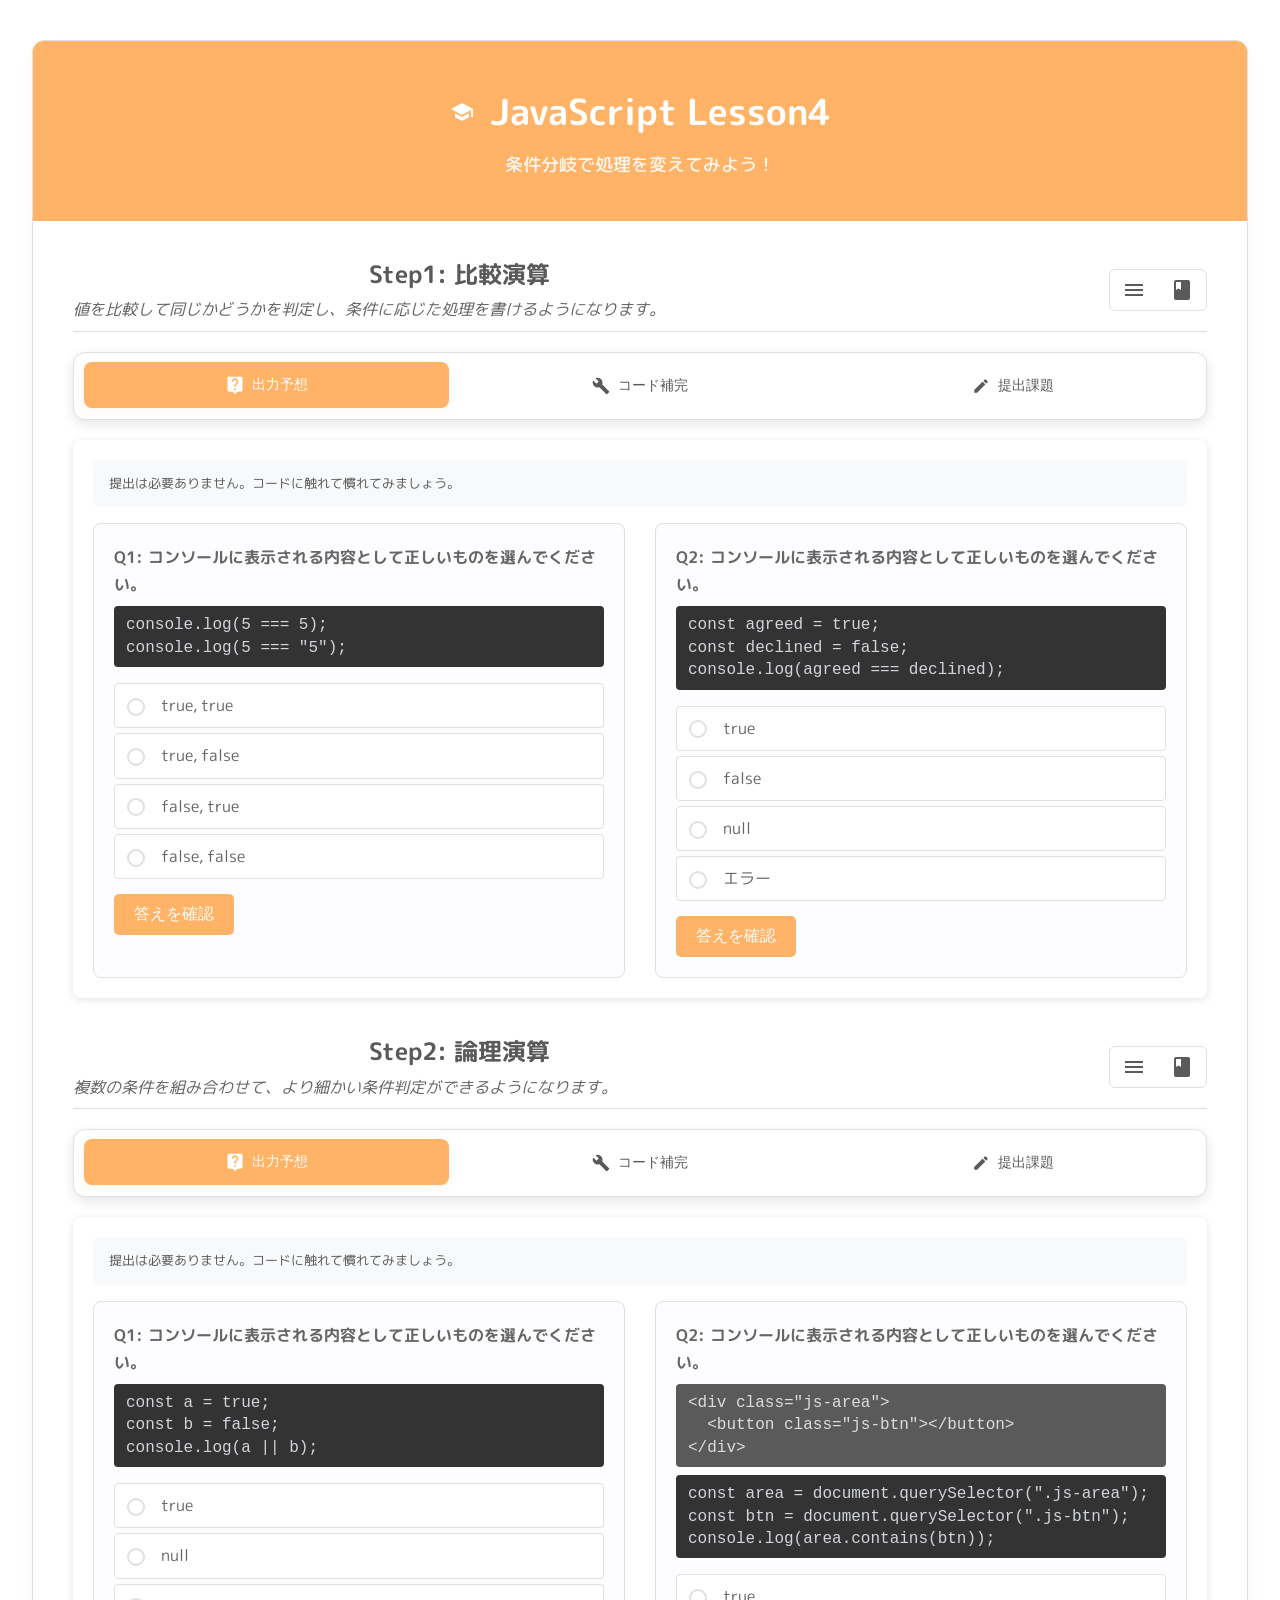
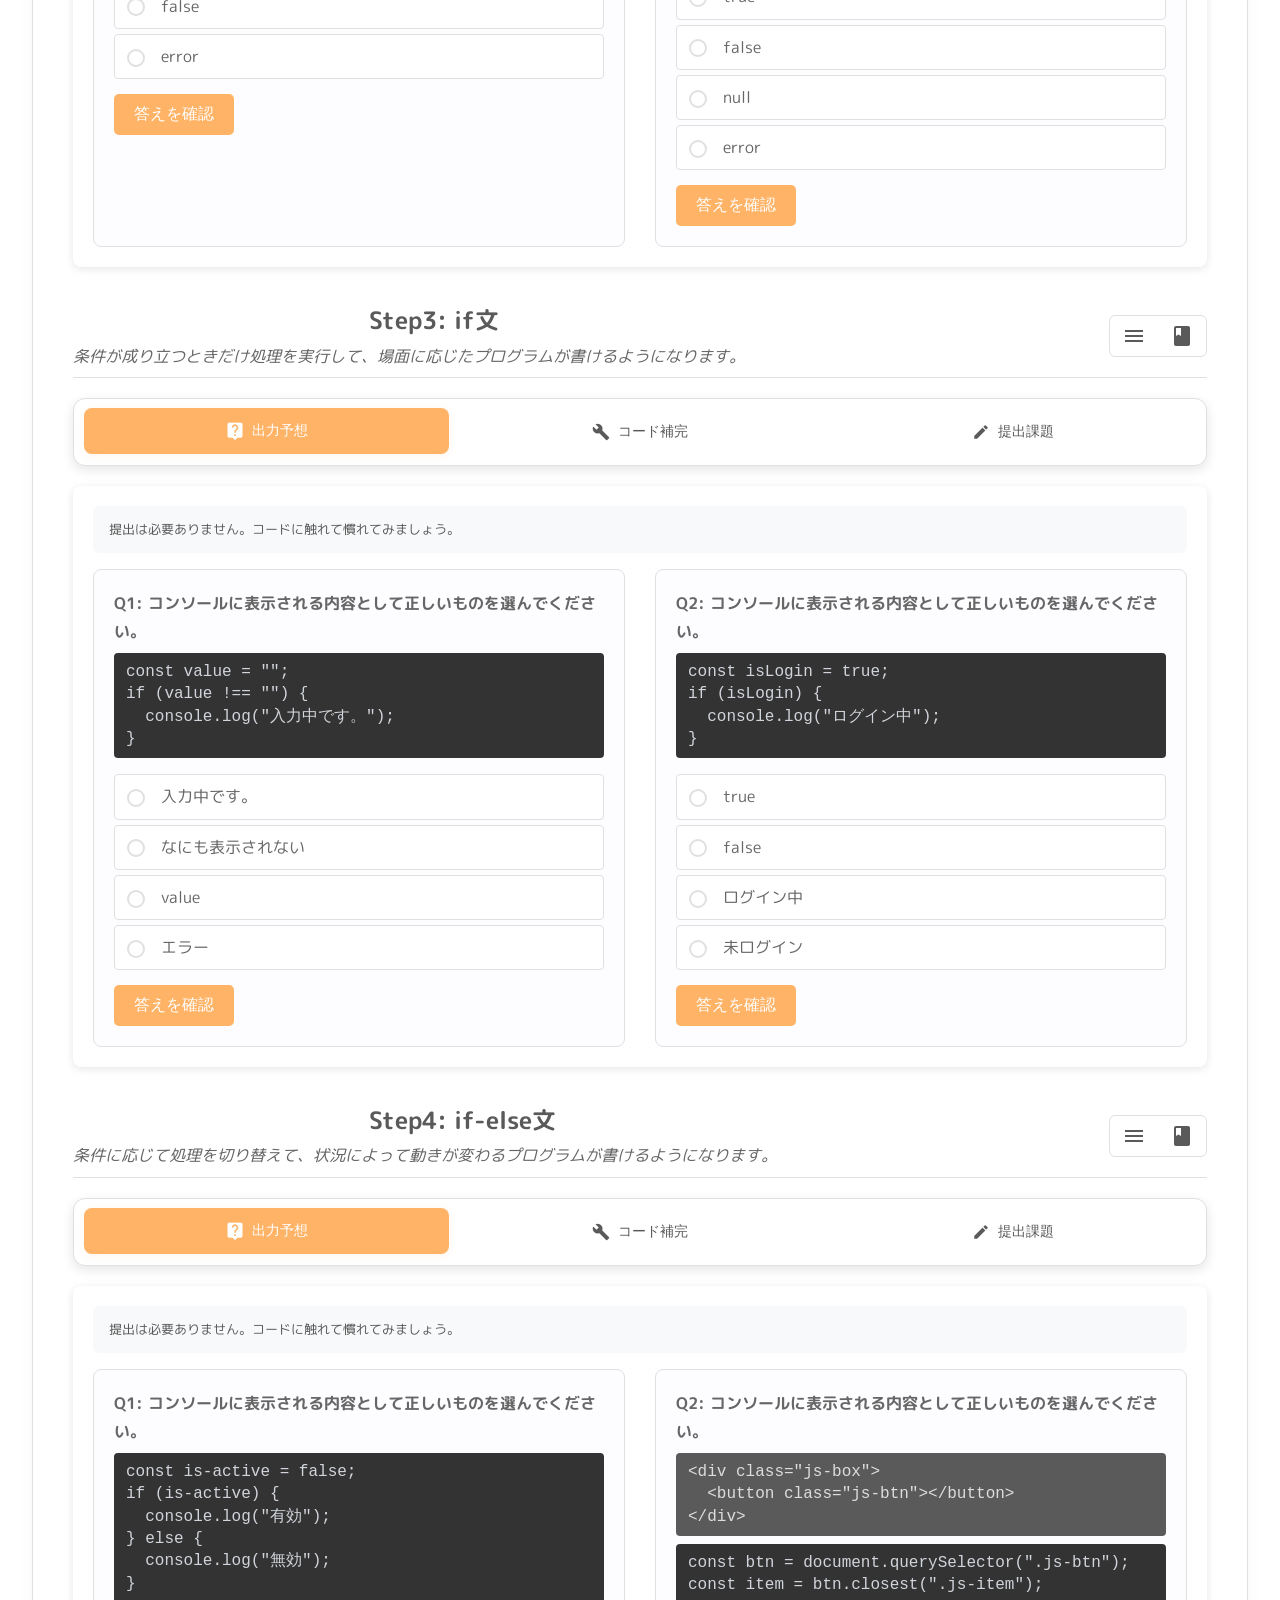
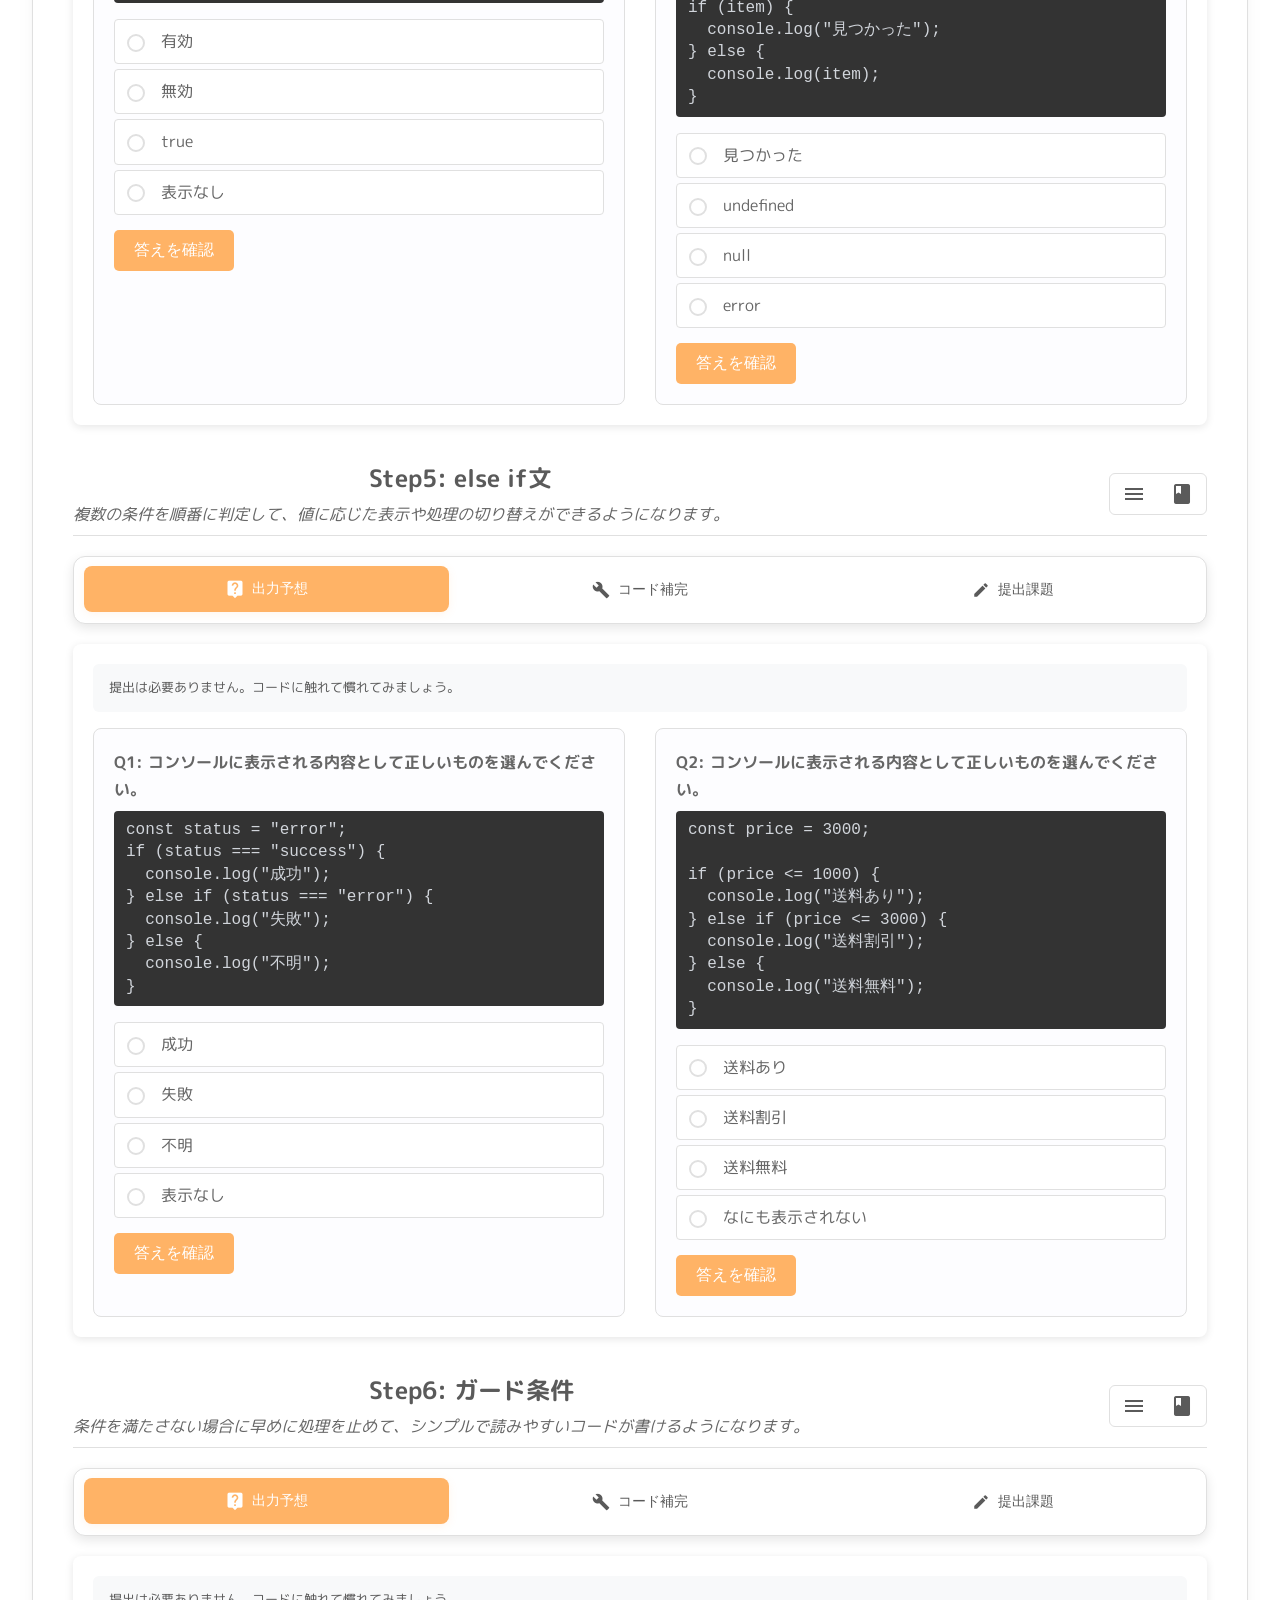
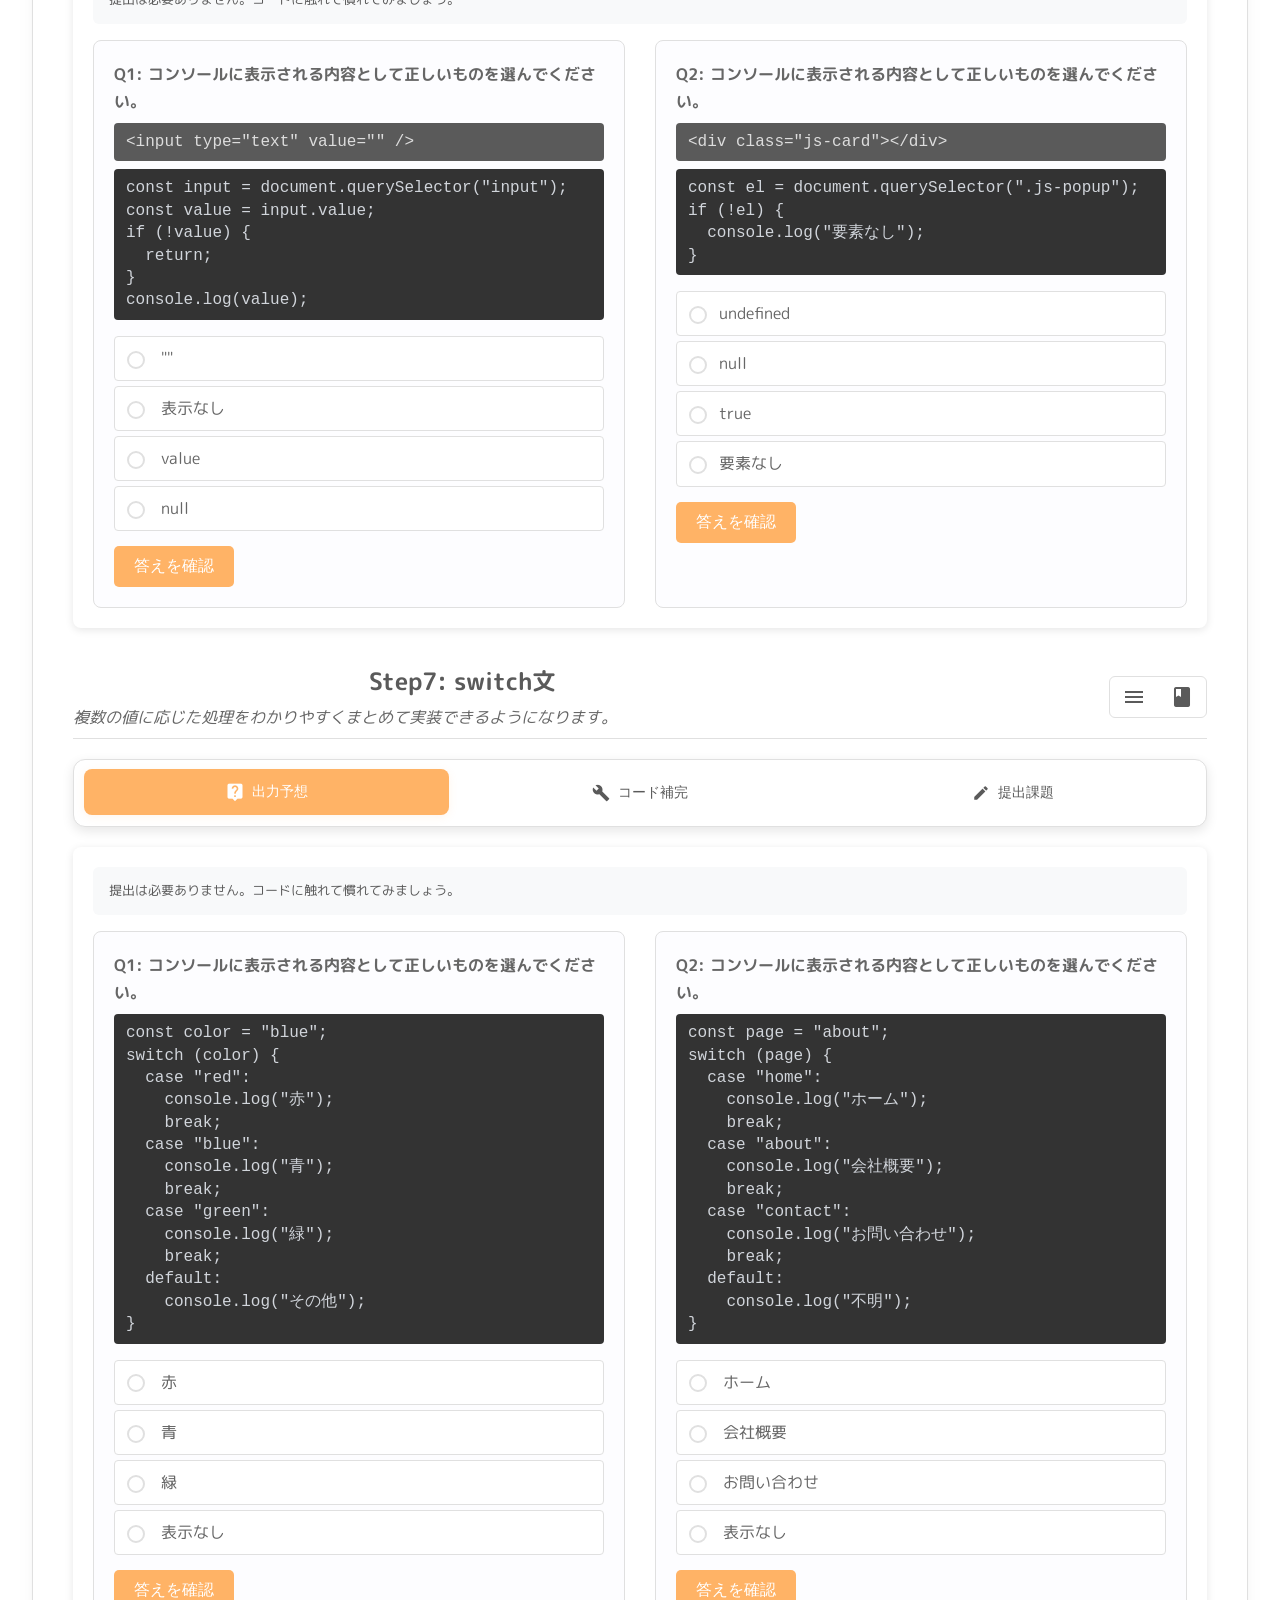
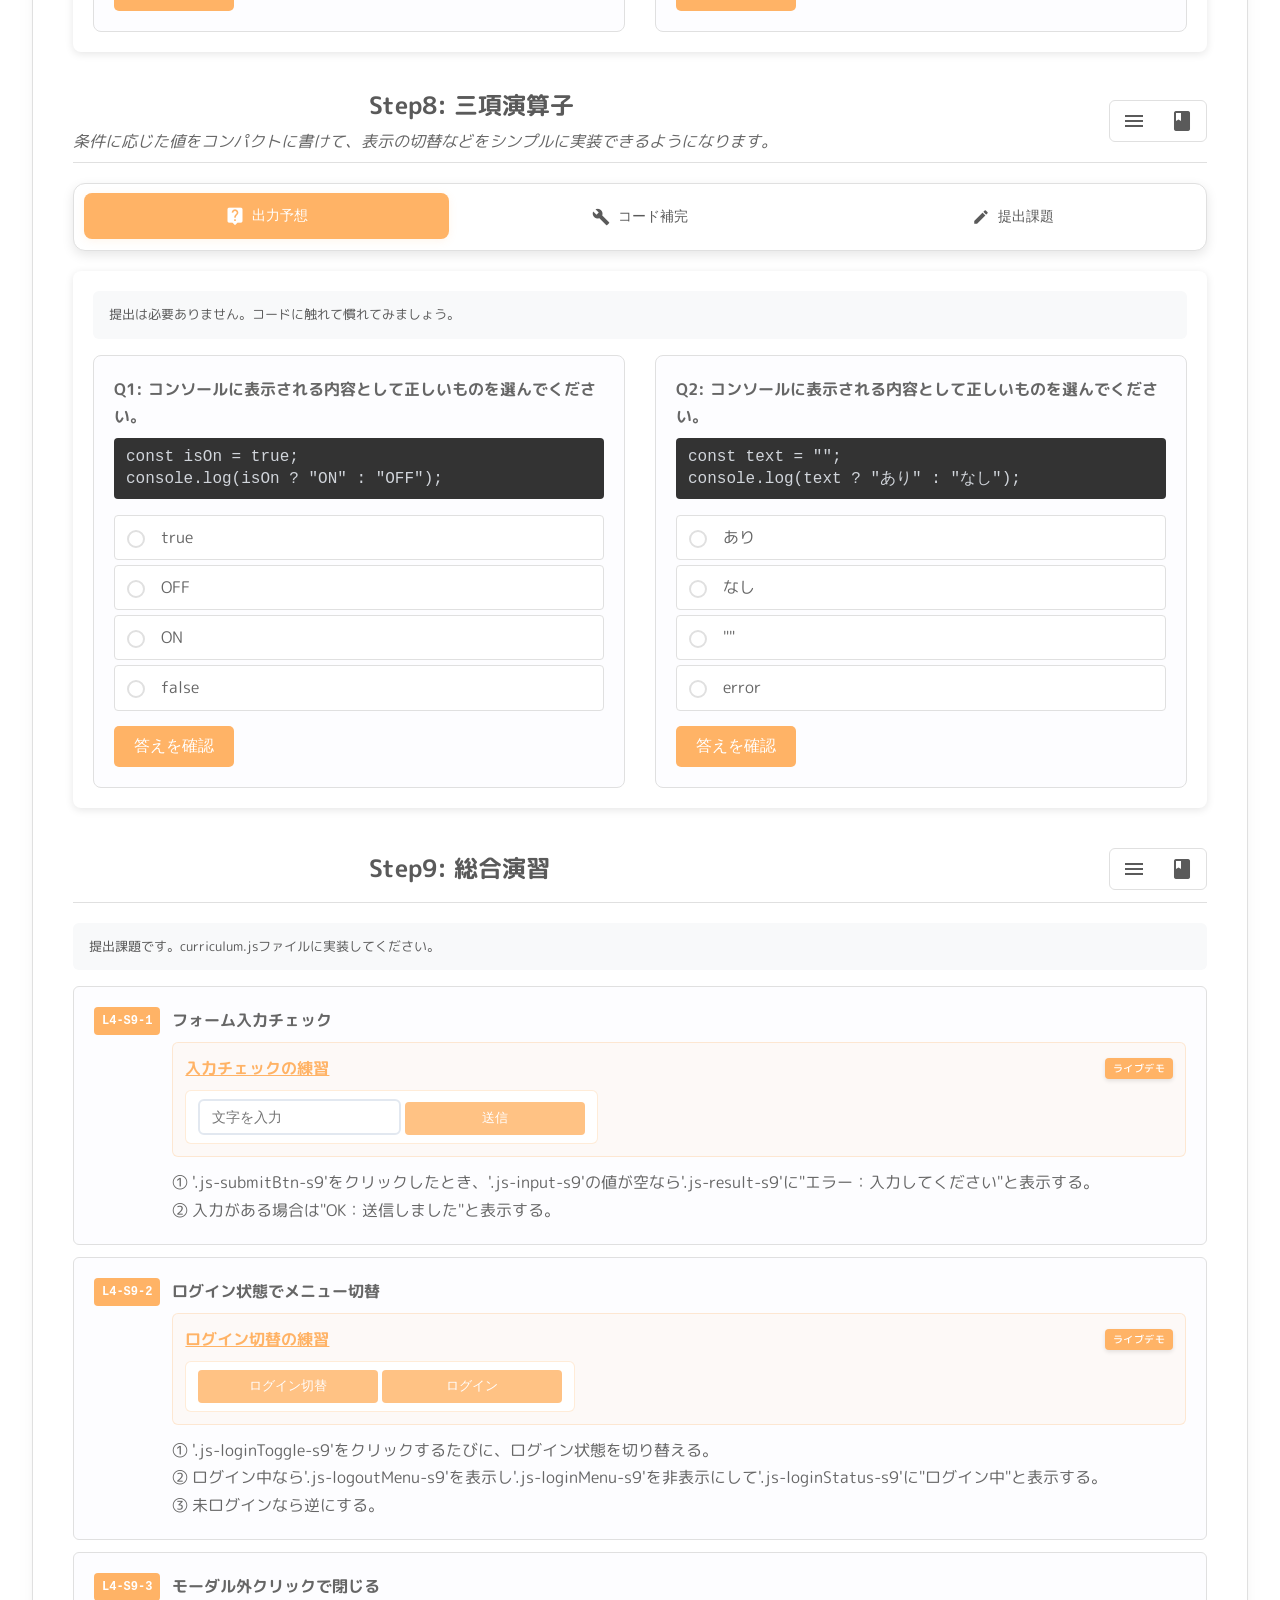
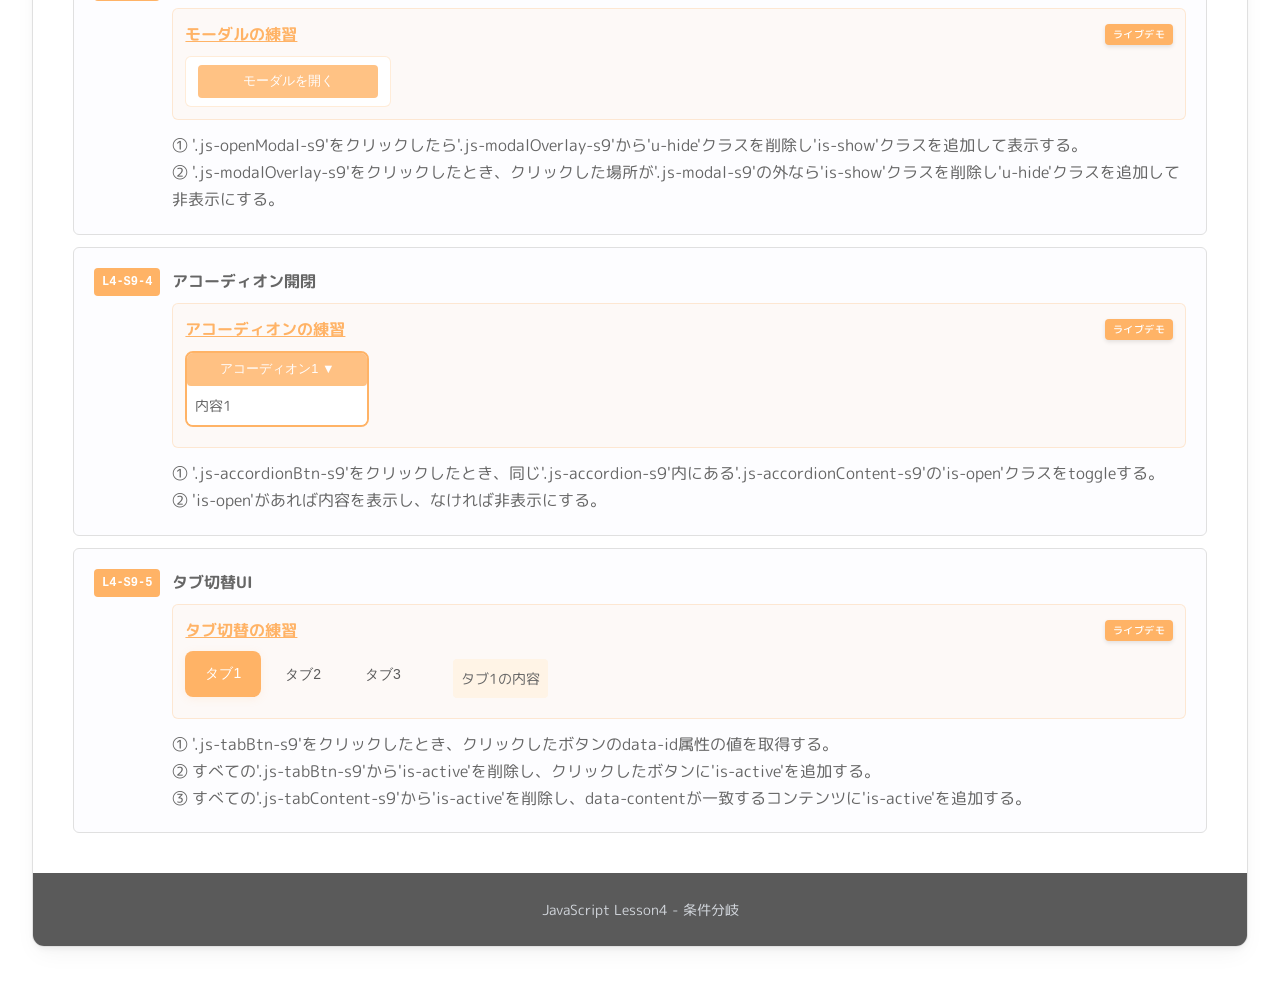
<file: lesson4/index.html>
<!doctype html>
<html lang="ja">
  <head>
    <meta charset="UTF-8" />
    <meta name="viewport" content="width=device-width, initial-scale=1.0" />
    <title>JavaScript練習 - Lesson4</title>
    <link rel="icon" href="../common/assets/image/favicon.ico" type="image/png" />
    <link rel="stylesheet" href="../common/assets/css/reset.css" />
    <link rel="stylesheet" href="../common/assets/css/base.css" />
    <link rel="stylesheet" href="../common/assets/css/style.css" />
    <link rel="stylesheet" href="assets/css/base.css" />
    <link rel="stylesheet" href="assets/css/style.css" />
    <link href="https://fonts.googleapis.com/icon?family=Material+Icons" rel="stylesheet" />
  </head>
  <body>
    <div class="l-wrapper">
      <header class="l-header">
        <div class="p-headerTitle">
          <span class="material-icons">school</span>
          <h1 class="c-title-top">JavaScript Lesson4</h1>
        </div>
        <p class="c-title-sub">条件分岐で処理を変えてみよう！</p>
      </header>
      <main class="l-main">
        <!-- Step1 -->
        <section class="p-section js-section">
          <div class="p-section__title">
            <div class="p-section__title--content">
              <h2 class="p-section__title--top">
                <span class="material-icons">auto_awesome</span>
                <p>Step1: 比較演算</p>
              </h2>
              <span class="c-useCase">値を比較して同じかどうかを判定し、条件に応じた処理を書けるようになります。</span>
            </div>
            <a href="#" target="_blank" class="c-link js-tooltip" data-tooltip="解説を読む">
              <span class="material-icons">menu_book</span>
            </a>
          </div>
          <div class="p-section__step js-tab">
            <button class="c-tab js-tab-btn is-active" data-tab="quiz">
              <span class="material-icons">live_help</span>
              出力予想
            </button>
            <button class="c-tab js-tab-btn u-ml-8" data-tab="blank">
              <span class="material-icons">build</span>
              コード補完
            </button>
            <button class="c-tab js-tab-btn u-ml-8" data-tab="task">
              <span class="material-icons">edit</span>
              提出課題
            </button>
          </div>
          <!-- 出力予想 -->
          <div class="p-section__tab js-tab-content is-active" data-tab-content="quiz">
            <div class="p-desc">
              <p class="c-text">提出は必要ありません。コードに触れて慣れてみましょう。</p>
            </div>
            <div class="p-quiz">
              <div class="p-quiz__container">
                <div class="p-quiz__item js-quizItem">
                  <h4 class="c-title-question">Q1: コンソールに表示される内容として正しいものを選んでください。</h4>
                  <div class="c-code u-mb-16">
                    console.log(5 === 5);<br />
                    console.log(5 === "5");
                  </div>
                  <div class="p-choice js-choices">
                    <label class="p-choice__item">
                      <input type="radio" name="q1_1" value="a" />
                      true, true
                    </label>
                    <label class="p-choice__item">
                      <input type="radio" name="q1_1" value="b" />
                      true, false
                    </label>
                    <label class="p-choice__item">
                      <input type="radio" name="q1_1" value="c" />
                      false, true
                    </label>
                    <label class="p-choice__item">
                      <input type="radio" name="q1_1" value="d" />
                      false, false
                    </label>
                  </div>
                  <div class="p-result u-mb-10 js-quiz-result--11">
                    <span class="js-quiz-message--11 u-color-message u-hide">選択肢を選んでください。</span>
                    <span class="js-quiz-correct--11 u-color-normal u-hide">〇 正解！</span>
                    <span class="js-quiz-incorrect--11 u-color-warning u-hide">
                      ✕ 不正解。<br />
                      正解は「true, false」です。<br />
                      ===は型も含めて比較するため、数値5と文字列"5"は不一致になります。
                    </span>
                  </div>
                  <button data-quiz-id="q1_1" data-step-question-id="11" class="c-btn">答えを確認</button>
                </div>
                <div class="p-quiz__item js-quizItem">
                  <h4 class="c-title-question">Q2: コンソールに表示される内容として正しいものを選んでください。</h4>
                  <div class="c-code u-mb-16">
                    const agreed = true;<br />
                    const declined = false;<br />
                    console.log(agreed === declined);
                  </div>
                  <div class="p-choice js-choices">
                    <label class="p-choice__item">
                      <input type="radio" name="q1_2" value="a" />
                      true
                    </label>
                    <label class="p-choice__item">
                      <input type="radio" name="q1_2" value="b" />
                      false
                    </label>
                    <label class="p-choice__item">
                      <input type="radio" name="q1_2" value="c" />
                      null
                    </label>
                    <label class="p-choice__item">
                      <input type="radio" name="q1_2" value="d" />
                      エラー
                    </label>
                  </div>
                  <div class="p-result u-mb-10 js-quiz-result--12">
                    <span class="js-quiz-message--12 u-color-message u-hide">選択肢を選んでください。</span>
                    <span class="js-quiz-correct--12 u-color-normal u-hide">〇 正解！</span>
                    <span class="js-quiz-incorrect--12 u-color-warning u-hide">
                      ✕ 不正解。<br />
                      正解は「false」です。<br />
                      agreedはtrue、declinedはfalseで値が異なるため、===の比較結果はfalseになります。
                    </span>
                  </div>
                  <button data-quiz-id="q1_2" data-step-question-id="12" class="c-btn">答えを確認</button>
                </div>
              </div>
            </div>
          </div>
          <!-- コード補完 -->
          <div class="p-section__tab js-tab-content" data-tab-content="blank">
            <div class="p-desc">
              <p class="c-text">提出は必要ありません。コードに触れて慣れてみましょう。</p>
            </div>
            <div class="p-blank">
              <div class="p-blank__container">
                <div class="p-blank__item js-blankItem">
                  <h4 class="c-title-question">Q1: 変数stockが5と等しくないかどうかを確認するコードの空欄を埋めてください。</h4>
                  <div class="c-code -blank">
                    const stock = 0;<br />
                    console.log(stock
                    <label for="blank-111" class="c-label-input">比較演算子</label>
                    <input type="text" class="c-input js-blank--11-1" id="blank-111" placeholder="①" /> 5);
                  </div>
                  <div class="p-result u-mb-10 js-blank-result--11">
                    <span class="js-blank-message--11 u-color-message u-hide">すべての空欄を埋めてください</span>
                    <span class="js-blank-correct--11 u-color-normal u-hide">〇 正解！</span>
                    <span class="js-blank-incorrect--11 u-color-warning u-hide">
                      ✕ 不正解。<br />
                      正解は ①!==（または !=）です。<br />
                      !==は型も含めて不一致を判定します。!=は型を含まずに判定します。
                    </span>
                  </div>
                  <button data-blank-id="11" class="c-btn">答えを確認</button>
                </div>
                <div class="p-blank__item js-blankItem">
                  <h4 class="c-title-question">Q2: 変数textが空文字と等しくないかどうかを確認するコードの空欄を埋めてください。</h4>
                  <div class="c-code -blank">
                    const text = "";<br />
                    console.log(<label for="blank-121" class="c-label-input">論理否定演算子</label><input type="text" class="c-input js-blank--12-1" id="blank-121" placeholder="①" />(text
                    <label for="blank-122" class="c-label-input">比較演算子</label>
                    <input type="text" class="c-input js-blank--12-2" id="blank-122" placeholder="②" />
                    ""));
                  </div>
                  <div class="p-result u-mb-10 js-blank-result--12">
                    <span class="js-blank-message--12 u-color-message u-hide">すべての空欄を埋めてください</span>
                    <span class="js-blank-correct--12 u-color-normal u-hide">〇 正解！</span>
                    <span class="js-blank-incorrect--12 u-color-warning u-hide">
                      ✕ 不正解。<br />
                      正解は ①! ②=== です。<br />
                      !(text === "")でtextが空文字かどうかを判定し、その結果を反転させます。
                    </span>
                  </div>
                  <button data-blank-id="12" class="c-btn">答えを確認</button>
                </div>
              </div>
            </div>
          </div>
          <!-- 提出課題 -->
          <div class="p-section__tab js-tab-content" data-tab-content="task">
            <div class="p-desc">
              <p class="c-text">提出課題です。curriculum.jsファイルに実装してください。</p>
            </div>
            <div class="p-task">
              <div class="p-task__item">
                <span class="c-tag js-tooltip" data-tooltip="問題番号をコピー" data-copy>L4-S1-1</span>
                <p class="u-flex-1">
                  3が2以上かを比較し、その結果をコンソールに表示する。
                  <span class="c-tag -point">if文は使用せずに実装してください。</span>
                </p>
              </div>
              <div class="p-task__item">
                <span class="c-tag js-tooltip" data-tooltip="問題番号をコピー" data-copy>L4-S1-2</span>
                <p class="u-flex-1">
                  800が1000より小さいか比較し、その結果をコンソールに表示する。
                  <span class="c-tag -point">if文は使用せずに実装してください。</span>
                </p>
              </div>
              <div class="p-task__item">
                <span class="c-tag js-tooltip" data-tooltip="問題番号をコピー" data-copy>L4-S1-3</span>
                <p class="u-flex-1">
                  "active"と"inactive"の文字列を比較し、同じでないかを判定して結果をコンソールに表示する。
                  <span class="c-tag -point">if文は使用せずに実装してください。</span>
                </p>
              </div>
            </div>
          </div>
        </section>
        <!-- Step2 -->
        <section class="p-section js-section">
          <div class="p-section__title">
            <div class="p-section__title--content">
              <h2 class="p-section__title--top">
                <span class="material-icons">auto_awesome</span>
                <p>Step2: 論理演算</p>
              </h2>
              <span class="c-useCase">複数の条件を組み合わせて、より細かい条件判定ができるようになります。</span>
            </div>
            <a href="#" target="_blank" class="c-link js-tooltip" data-tooltip="解説を読む">
              <span class="material-icons">menu_book</span>
            </a>
          </div>
          <div class="p-section__step js-tab">
            <button class="c-tab js-tab-btn is-active" data-tab="quiz2">
              <span class="material-icons">live_help</span>
              出力予想
            </button>
            <button class="c-tab js-tab-btn u-ml-8" data-tab="blank2">
              <span class="material-icons">build</span>
              コード補完
            </button>
            <button class="c-tab js-tab-btn u-ml-8" data-tab="task2">
              <span class="material-icons">edit</span>
              提出課題
            </button>
          </div>
          <!-- 出力予想 -->
          <div class="p-section__tab js-tab-content is-active" data-tab-content="quiz2">
            <div class="p-desc">
              <p class="c-text">提出は必要ありません。コードに触れて慣れてみましょう。</p>
            </div>
            <div class="p-quiz">
              <div class="p-quiz__container">
                <div class="p-quiz__item js-quizItem">
                  <h4 class="c-title-question">Q1: コンソールに表示される内容として正しいものを選んでください。</h4>
                  <div class="c-code u-mb-16">
                    const a = true;<br />
                    const b = false;<br />
                    console.log(a || b);
                  </div>
                  <div class="p-choice js-choices">
                    <label class="p-choice__item">
                      <input type="radio" name="q2_1" value="a" />
                      true
                    </label>
                    <label class="p-choice__item">
                      <input type="radio" name="q2_1" value="b" />
                      null
                    </label>
                    <label class="p-choice__item">
                      <input type="radio" name="q2_1" value="c" />
                      false
                    </label>
                    <label class="p-choice__item">
                      <input type="radio" name="q2_1" value="d" />
                      error
                    </label>
                  </div>
                  <div class="p-result u-mb-10 js-quiz-result--21">
                    <span class="js-quiz-message--21 u-color-message u-hide">選択肢を選んでください。</span>
                    <span class="js-quiz-correct--21 u-color-normal u-hide">〇 正解！</span>
                    <span class="js-quiz-incorrect--21 u-color-warning u-hide">
                      ✕ 不正解。<br />
                      正解は「true」です。<br />
                      (||)OR演算子は、左から順に見てtrueとみなされる値を返します。<br />
                      aは文字列ではなく真偽値（boolean型）のtrueなのでtrueが表示されます。
                    </span>
                  </div>
                  <button data-quiz-id="q2_1" data-step-question-id="21" class="c-btn">答えを確認</button>
                </div>
                <div class="p-quiz__item js-quizItem">
                  <h4 class="c-title-question">Q2: コンソールに表示される内容として正しいものを選んでください。</h4>
                  <div class="c-code -ref u-mb-8">
                    &lt;div class="js-area"&gt;<br />
                    &nbsp;&nbsp;&lt;button class="js-btn"&gt;&lt;/button&gt;<br />
                    &lt;/div&gt;
                  </div>
                  <div class="c-code u-mb-16">
                    const area = document.querySelector(".js-area");<br />
                    const btn = document.querySelector(".js-btn");<br />
                    console.log(area.contains(btn));
                  </div>
                  <div class="p-choice js-choices">
                    <label class="p-choice__item">
                      <input type="radio" name="q2_2" value="a" />
                      true
                    </label>
                    <label class="p-choice__item">
                      <input type="radio" name="q2_2" value="b" />
                      false
                    </label>
                    <label class="p-choice__item">
                      <input type="radio" name="q2_2" value="c" />
                      null
                    </label>
                    <label class="p-choice__item">
                      <input type="radio" name="q2_2" value="d" />
                      error
                    </label>
                  </div>
                  <div class="p-result u-mb-10 js-quiz-result--22">
                    <span class="js-quiz-message--22 u-color-message u-hide">選択肢を選んでください。</span>
                    <span class="js-quiz-correct--22 u-color-normal u-hide">〇 正解！</span>
                    <span class="js-quiz-incorrect--22 u-color-warning u-hide">
                      ✕ 不正解。<br />
                      正解は「true」です。<br />
                      containsはある要素が別の要素の子孫かを判定します。<br />
                      .js-btnは.js-areaの中にあるためtrueが返ります。
                    </span>
                  </div>
                  <button data-quiz-id="q2_2" data-step-question-id="22" class="c-btn">答えを確認</button>
                </div>
              </div>
            </div>
          </div>
          <!-- コード補完 -->
          <div class="p-section__tab js-tab-content" data-tab-content="blank2">
            <div class="p-desc">
              <p class="c-text">提出は必要ありません。コードに触れて慣れてみましょう。</p>
            </div>
            <div class="p-blank">
              <div class="p-blank__container">
                <div class="p-blank__item js-blankItem">
                  <h4 class="c-title-question">Q1: 両方trueのときだけ表示するコードの空欄を埋めてください。</h4>
                  <div class="c-code -blank">
                    if (isLogin <label for="blank-211" class="c-label-input">論理演算子</label>
                    <input type="text" class="c-input js-blank--21-1" id="blank-211" placeholder="①" />
                    isAdmin) {<br />
                    &nbsp;&nbsp;console.log("管理者");<br />
                    }
                  </div>
                  <div class="p-result u-mb-10 js-blank-result--21">
                    <span class="js-blank-message--21 u-color-message u-hide">すべての空欄を埋めてください</span>
                    <span class="js-blank-correct--21 u-color-normal u-hide">〇 正解！</span>
                    <span class="js-blank-incorrect--21 u-color-warning u-hide">
                      ✕ 不正解。<br />
                      正解は ①&amp;&amp; です。<br />
                      &&（AND）演算子は両方がtrueのときだけtrueを返します。
                    </span>
                  </div>
                  <button data-blank-id="21" class="c-btn">答えを確認</button>
                </div>
                <div class="p-blank__item js-blankItem">
                  <h4 class="c-title-question">Q2: どちらか一方でも条件を満たせば処理するコードの空欄を埋めてください。</h4>
                  <div class="c-code -blank">
                    if (isAdmin <label for="blank-221" class="c-label-input">論理演算子</label>
                    <input type="text" class="c-input js-blank--22-1" id="blank-221" placeholder="①" />
                    isOwner) {<br />
                    &nbsp;&nbsp;console.log("管理権限あり");<br />
                    }
                  </div>
                  <div class="p-result u-mb-10 js-blank-result--22">
                    <span class="js-blank-message--22 u-color-message u-hide">すべての空欄を埋めてください</span>
                    <span class="js-blank-correct--22 u-color-normal u-hide">〇 正解！</span>
                    <span class="js-blank-incorrect--22 u-color-warning u-hide">
                      ✕ 不正解。<br />
                      正解は ①|| です。<br />
                      ||（OR）演算子は片方でもtrueなら条件を満たします。
                    </span>
                  </div>
                  <button data-blank-id="22" class="c-btn">答えを確認</button>
                </div>
              </div>
            </div>
          </div>
          <!-- 提出課題 -->
          <div class="p-section__tab js-tab-content" data-tab-content="task2">
            <div class="p-desc">
              <p class="c-text">提出課題です。curriculum.jsファイルに実装してください。</p>
            </div>
            <div class="p-task">
              <div class="p-task__item">
                <span class="c-tag js-tooltip" data-tooltip="問題番号をコピー" data-copy>L4-S2-1</span>
                <p class="u-flex-1">
                  登録済み状態と本人確認済み状態をtrue / falseで表す変数をそれぞれ用意する。<br />
                  両方がtrueかどうかを判定し、その結果をコンソールに表示する。
                  <span class="c-tag -point">if文は使用せずに実装してください。</span>
                </p>
              </div>
              <div class="p-task__item">
                <span class="c-tag js-tooltip" data-tooltip="問題番号をコピー" data-copy>L4-S2-2</span>
                <p class="u-flex-1">
                  セール対象状態と送料無料対象状態をtrue / falseで表す変数をそれぞれ用意する。<br />
                  どちらか一方でもtrueかどうかを判定し、その結果をコンソールに表示する。
                  <span class="c-tag -point">if文は使用せずに実装してください。</span>
                </p>
              </div>
              <div class="p-task__item">
                <span class="c-tag js-tooltip" data-tooltip="問題番号をコピー" data-copy>L4-S2-3</span>
                <p class="u-flex-1">
                  在庫切れ状態をtrueで表す変数を用意する。<br />
                  その値を反転した結果をコンソールに表示する。
                  <span class="c-tag -point">if文は使用せずに実装してください。</span>
                </p>
              </div>
            </div>
          </div>
        </section>
        <!-- Step3 -->
        <section class="p-section js-section">
          <div class="p-section__title">
            <div class="p-section__title--content">
              <h2 class="p-section__title--top">
                <span class="material-icons">auto_awesome</span>
                <p>Step3: if文</p>
              </h2>
              <span class="c-useCase">条件が成り立つときだけ処理を実行して、場面に応じたプログラムが書けるようになります。</span>
            </div>
            <a href="#" target="_blank" class="c-link js-tooltip" data-tooltip="解説を読む">
              <span class="material-icons">menu_book</span>
            </a>
          </div>
          <div class="p-section__step js-tab">
            <button class="c-tab js-tab-btn is-active" data-tab="quiz3">
              <span class="material-icons">live_help</span>
              出力予想
            </button>
            <button class="c-tab js-tab-btn u-ml-8" data-tab="blank3">
              <span class="material-icons">build</span>
              コード補完
            </button>
            <button class="c-tab js-tab-btn u-ml-8" data-tab="task3">
              <span class="material-icons">edit</span>
              提出課題
            </button>
          </div>
          <!-- 出力予想 -->
          <div class="p-section__tab js-tab-content is-active" data-tab-content="quiz3">
            <div class="p-desc">
              <p class="c-text">提出は必要ありません。コードに触れて慣れてみましょう。</p>
            </div>
            <div class="p-quiz">
              <div class="p-quiz__container">
                <div class="p-quiz__item js-quizItem">
                  <h4 class="c-title-question">Q1: コンソールに表示される内容として正しいものを選んでください。</h4>
                  <div class="c-code u-mb-16">
                    const value = "";<br />
                    if (value !== "") {<br />
                    &nbsp;&nbsp;console.log("入力中です。");<br />
                    }
                  </div>
                  <div class="p-choice js-choices">
                    <label class="p-choice__item"><input type="radio" name="q3_1" value="a" /> 入力中です。</label>
                    <label class="p-choice__item"><input type="radio" name="q3_1" value="b" /> なにも表示されない</label>
                    <label class="p-choice__item"><input type="radio" name="q3_1" value="c" /> value</label>
                    <label class="p-choice__item"><input type="radio" name="q3_1" value="d" /> エラー</label>
                  </div>
                  <div class="p-result u-mb-10 js-quiz-result--31">
                    <span class="js-quiz-message--31 u-color-message u-hide">選択肢を選んでください。</span>
                    <span class="js-quiz-correct--31 u-color-normal u-hide">〇 正解！</span>
                    <span class="js-quiz-incorrect--31 u-color-warning u-hide">
                      ✕ 不正解。<br />
                      正解は「なにも表示されない」です。<br />
                      valueは空文字のためvalue !== ""はfalseとなりif文のブロック内は実行されません。
                    </span>
                  </div>
                  <button data-quiz-id="q3_1" data-step-question-id="31" class="c-btn">答えを確認</button>
                </div>
                <div class="p-quiz__item js-quizItem">
                  <h4 class="c-title-question">Q2: コンソールに表示される内容として正しいものを選んでください。</h4>
                  <div class="c-code u-mb-16">
                    const isLogin = true;<br />
                    if (isLogin) {<br />
                    &nbsp;&nbsp;console.log("ログイン中");<br />
                    }
                  </div>
                  <div class="p-choice js-choices">
                    <label class="p-choice__item"><input type="radio" name="q3_2" value="a" /> true</label>
                    <label class="p-choice__item"><input type="radio" name="q3_2" value="b" /> false</label>
                    <label class="p-choice__item"><input type="radio" name="q3_2" value="c" /> ログイン中</label>
                    <label class="p-choice__item"><input type="radio" name="q3_2" value="d" /> 未ログイン</label>
                  </div>
                  <div class="p-result u-mb-10 js-quiz-result--32">
                    <span class="js-quiz-message--32 u-color-message u-hide">選択肢を選んでください。</span>
                    <span class="js-quiz-correct--32 u-color-normal u-hide">〇 正解！</span>
                    <span class="js-quiz-incorrect--32 u-color-warning u-hide">
                      ✕ 不正解。<br />
                      正解は「ログイン中」です。<br />
                      isLoginはtrueなのでif文の条件が真となり、ブロック内のconsole.logが実行されます。
                    </span>
                  </div>
                  <button data-quiz-id="q3_2" data-step-question-id="32" class="c-btn">答えを確認</button>
                </div>
              </div>
            </div>
          </div>
          <!-- コード補完 -->
          <div class="p-section__tab js-tab-content" data-tab-content="blank3">
            <div class="p-desc">
              <p class="c-text">提出は必要ありません。コードに触れて慣れてみましょう。</p>
            </div>
            <div class="p-blank">
              <div class="p-blank__container">
                <div class="p-blank__item js-blankItem">
                  <h4 class="c-title-question">Q1: 文字列の文字数が5文字かどうかを確認するコードの空欄を埋めてください。</h4>
                  <div class="c-code -blank">
                    const input = "world";<br />
                    if (input.<label for="blank-311" class="c-label-input">文字数を取得するプロパティ</label>
                    <input type="text" class="c-input js-blank--31-1" id="blank-311" placeholder="①" />
                    ===
                    <label for="blank-312" class="c-label-input">文字数</label>
                    <input type="text" class="c-input js-blank--31-2" id="blank-312" placeholder="②" />
                    ) {<br />
                    &nbsp;&nbsp;console.log("5文字です");<br />
                    }
                  </div>
                  <div class="p-result u-mb-10 js-blank-result--31">
                    <span class="js-blank-message--31 u-color-message u-hide">すべての空欄を埋めてください</span>
                    <span class="js-blank-correct--31 u-color-normal u-hide">〇 正解！</span>
                    <span class="js-blank-incorrect--31 u-color-warning u-hide">
                      ✕ 不正解。<br />
                      正解は ①length ②5 です。<br />
                      lengthプロパティで文字数を取得し、===で数値と一致するか判定します。
                    </span>
                  </div>
                  <button data-blank-id="31" class="c-btn">答えを確認</button>
                </div>
                <div class="p-blank__item js-blankItem">
                  <h4 class="c-title-question">Q2: 変数textValueが空文字でない場合のみ登録処理を行うコードの空欄を埋めてください。</h4>
                  <div class="c-code -blank">
                    if (textValue <label for="blank-321" class="c-label-input">比較演算子</label>
                    <input type="text" class="c-input js-blank--32-1" id="blank-321" placeholder="①" />
                    "") {<br />
                    &nbsp;&nbsp;alert("登録しました。");<br />
                    }
                  </div>
                  <div class="p-result u-mb-10 js-blank-result--32">
                    <span class="js-blank-message--32 u-color-message u-hide">すべての空欄を埋めてください</span>
                    <span class="js-blank-correct--32 u-color-normal u-hide">〇 正解！</span>
                    <span class="js-blank-incorrect--32 u-color-warning u-hide">
                      ✕ 不正解。<br />
                      正解は ①!==（または !=）です。<br />
                      !==は型も含めて不一致を判定します。!=は型を含まずに判定します。
                    </span>
                  </div>
                  <button data-blank-id="32" class="c-btn">答えを確認</button>
                </div>
              </div>
            </div>
          </div>
          <!-- 提出課題 -->
          <div class="p-section__tab js-tab-content" data-tab-content="task3">
            <div class="p-desc">
              <p class="c-text">提出課題です。curriculum.jsファイルに実装してください。</p>
            </div>
            <div id="q3" class="p-practice">
              <h2 class="c-title-lesson">条件に応じて表示を切り替える練習</h2>
              <div class="p-practice__inner">
                <div class="p-practice__card">
                  <input class="c-input js-input-s3" type="text" placeholder="テキストを入力" />
                  <button type="button" class="c-button-practice -min-w100 u-ml-8 js-btn-s3" disabled>登録</button>
                </div>
                <div class="p-practice__card -min-w-140">
                  <label class="c-label-checkbox">
                    <input class="js-check-s3" type="checkbox" />
                    <span>チェック</span>
                  </label>
                  <p class="js-checkResult-s3">未承認です。</p>
                </div>
              </div>
            </div>
            <div class="p-task">
              <div class="p-task__item">
                <span class="c-tag js-tooltip" data-tooltip="問題番号をコピー" data-copy>L4-S3-1</span>
                <p class="u-flex-1">'.js-input-s3'要素からフォーカスが外れたとき、文字がある場合に'.js-btn-s3'要素を活性化させる。</p>
              </div>
              <div class="p-task__item">
                <span class="c-tag js-tooltip" data-tooltip="問題番号をコピー" data-copy>L4-S3-2</span>
                <p class="u-flex-1">
                  '.js-check-s3'のチェック状態がONの場合に'.js-checkResult-s3'要素のテキストを"認証しました。"へ変更する。<br />
                  また、チェック状態がOFFの場合に、'.js-checkResult-s3'要素のテキストを"未承認です。"へ変更する。
                  <span class="c-tag -point">else文は使用せずに実装してください。</span>
                </p>
              </div>
            </div>
          </div>
        </section>
        <!-- Step4 -->
        <section class="p-section js-section">
          <div class="p-section__title">
            <div class="p-section__title--content">
              <h2 class="p-section__title--top">
                <span class="material-icons">auto_awesome</span>
                <p>Step4: if-else文</p>
              </h2>
              <span class="c-useCase">条件に応じて処理を切り替えて、状況によって動きが変わるプログラムが書けるようになります。</span>
            </div>
            <a href="#" target="_blank" class="c-link js-tooltip" data-tooltip="解説を読む">
              <span class="material-icons">menu_book</span>
            </a>
          </div>
          <div class="p-section__step js-tab">
            <button class="c-tab js-tab-btn is-active" data-tab="quiz4">
              <span class="material-icons">live_help</span>
              出力予想
            </button>
            <button class="c-tab js-tab-btn u-ml-8" data-tab="blank4">
              <span class="material-icons">build</span>
              コード補完
            </button>
            <button class="c-tab js-tab-btn u-ml-8" data-tab="task4">
              <span class="material-icons">edit</span>
              提出課題
            </button>
          </div>
          <!-- 出力予想 -->
          <div class="p-section__tab js-tab-content is-active" data-tab-content="quiz4">
            <div class="p-desc">
              <p class="c-text">提出は必要ありません。コードに触れて慣れてみましょう。</p>
            </div>
            <div class="p-quiz">
              <div class="p-quiz__container">
                <div class="p-quiz__item js-quizItem">
                  <h4 class="c-title-question">Q1: コンソールに表示される内容として正しいものを選んでください。</h4>
                  <div class="c-code u-mb-16">
                    const is-active = false;<br />
                    if (is-active) {<br />
                    &nbsp;&nbsp;console.log("有効");<br />
                    } else {<br />
                    &nbsp;&nbsp;console.log("無効");<br />
                    }
                  </div>
                  <div class="p-choice js-choices">
                    <label class="p-choice__item"><input type="radio" name="q4_1" value="a" /> 有効</label>
                    <label class="p-choice__item"><input type="radio" name="q4_1" value="b" /> 無効</label>
                    <label class="p-choice__item"><input type="radio" name="q4_1" value="c" /> true</label>
                    <label class="p-choice__item"><input type="radio" name="q4_1" value="d" /> 表示なし</label>
                  </div>
                  <div class="p-result u-mb-10 js-quiz-result--41">
                    <span class="js-quiz-message--41 u-color-message u-hide">選択肢を選んでください。</span>
                    <span class="js-quiz-correct--41 u-color-normal u-hide">〇 正解！</span>
                    <span class="js-quiz-incorrect--41 u-color-warning u-hide">
                      ✕ 不正解。<br />
                      正解は「無効」です。<br />
                      is-activeはfalseのためif文の条件が偽となり、else文が実行されます。
                    </span>
                  </div>
                  <button data-quiz-id="q4_1" data-step-question-id="41" class="c-btn">答えを確認</button>
                </div>
                <div class="p-quiz__item js-quizItem">
                  <h4 class="c-title-question">Q2: コンソールに表示される内容として正しいものを選んでください。</h4>
                  <div class="c-code -ref u-mb-8">
                    &lt;div class="js-box"&gt;<br />
                    &nbsp;&nbsp;&lt;button class="js-btn"&gt;&lt;/button&gt;<br />
                    &lt;/div&gt;
                  </div>
                  <div class="c-code u-mb-16">
                    const btn = document.querySelector(".js-btn");<br />
                    const item = btn.closest(".js-item");<br />
                    if (item) {<br />
                    &nbsp;&nbsp;console.log("見つかった");<br />
                    } else {<br />
                    &nbsp;&nbsp;console.log(item);<br />
                    }
                  </div>
                  <div class="p-choice js-choices">
                    <label class="p-choice__item"><input type="radio" name="q4_2" value="a" /> 見つかった</label>
                    <label class="p-choice__item"><input type="radio" name="q4_2" value="b" /> undefined</label>
                    <label class="p-choice__item"><input type="radio" name="q4_2" value="c" /> null</label>
                    <label class="p-choice__item"><input type="radio" name="q4_2" value="d" /> error</label>
                  </div>
                  <div class="p-result u-mb-10 js-quiz-result--42">
                    <span class="js-quiz-message--42 u-color-message u-hide">選択肢を選んでください。</span>
                    <span class="js-quiz-correct--42 u-color-normal u-hide">〇 正解！</span>
                    <span class="js-quiz-incorrect--42 u-color-warning u-hide">
                      ✕ 不正解。<br />
                      正解は「null」です。<br />
                      closestは祖先要素を検索し、一致する要素が見つからない場合はnullを返します。btnの祖先に.js-itemは存在しないためitemはnullとなり、if文のelse側でconsole.log(null)が実行されます。
                    </span>
                  </div>
                  <button data-quiz-id="q4_2" data-step-question-id="42" class="c-btn">答えを確認</button>
                </div>
              </div>
            </div>
          </div>
          <!-- コード補完 -->
          <div class="p-section__tab js-tab-content" data-tab-content="blank4">
            <div class="p-desc">
              <p class="c-text">提出は必要ありません。コードに触れて慣れてみましょう。</p>
            </div>
            <div class="p-blank">
              <div class="p-blank__container">
                <div class="p-blank__item js-blankItem">
                  <h4 class="c-title-question">Q1: チェックボックスのON/OFFを判定するコードの空欄を埋めてください。</h4>
                  <div class="c-code -ref u-mb-8">&lt;input type="checkbox" class="js-toggle-switch"&gt;</div>
                  <div class="c-code -blank">
                    const toggleSwitch = document.querySelector(".js-toggle-switch");<br />
                    if (<label for="blank-411" class="c-label-input">変数名</label>
                    <input type="text" class="c-input js-blank--41-1" id="blank-411" placeholder="①" />
                    .
                    <label for="blank-412" class="c-label-input">プロパティ名</label>
                    <input type="text" class="c-input js-blank--41-2" id="blank-412" placeholder="②" />
                    ) {<br />
                    &nbsp;&nbsp;console.log("ON");<br />
                    } else {<br />
                    &nbsp;&nbsp;console.log("OFF");<br />
                    }
                  </div>
                  <div class="p-result u-mb-10 js-blank-result--41">
                    <span class="js-blank-message--41 u-color-message u-hide">すべての空欄を埋めてください</span>
                    <span class="js-blank-correct--41 u-color-normal u-hide">〇 正解！</span>
                    <span class="js-blank-incorrect--41 u-color-warning u-hide">
                      ✕ 不正解。<br />
                      正解は ①toggleSwitch ②checked です。<br />
                      checkedプロパティはチェックボックスがONのときtrueを返します。
                    </span>
                  </div>
                  <button data-blank-id="41" class="c-btn">答えを確認</button>
                </div>
                <div class="p-blank__item js-blankItem">
                  <h4 class="c-title-question">Q2: 要素にクラスが付いているか判定するコードの空欄を埋めてください。</h4>
                  <div class="c-code -blank">
                    const box = document.querySelector(".js-box");<br />
                    if (box.classList.<label for="blank-421" class="c-label-input">クラスの有無を確認するメソッド名</label>
                    <input type="text" class="c-input js-blank--42-1" id="blank-421" placeholder="①" />
                    ("is-active")) {<br />
                    &nbsp;&nbsp;console.log("アクティブ");<br />
                    } else {<br />
                    &nbsp;&nbsp;console.log("非アクティブ");<br />
                    }
                  </div>
                  <div class="p-result u-mb-10 js-blank-result--42">
                    <span class="js-blank-message--42 u-color-message u-hide">すべての空欄を埋めてください</span>
                    <span class="js-blank-correct--42 u-color-normal u-hide">〇 正解！</span>
                    <span class="js-blank-incorrect--42 u-color-warning u-hide">
                      ✕ 不正解。<br />
                      正解は ①contains です。<br />
                      classList.containsは、要素にそのクラスが付いていればtrue、付いていなければfalseを返します。
                    </span>
                  </div>
                  <button data-blank-id="42" class="c-btn">答えを確認</button>
                </div>
              </div>
            </div>
          </div>
          <!-- 提出課題 -->
          <div class="p-section__tab js-tab-content" data-tab-content="task4">
            <div class="p-desc">
              <p class="c-text">提出課題です。curriculum.jsファイルに実装してください。</p>
            </div>
            <div id="q4" class="p-practice">
              <h2 class="c-title-lesson">条件に応じて処理を分ける練習</h2>
              <div class="p-practice__inner">
                <div class="p-practice__card js-area-s4">
                  <button type="button" class="c-button-practice -min-w100 js-loginBtn-s4" disabled>ログイン</button>
                  <button type="button" class="c-button-practice -min-w100 u-ml-8 js-logoutBtn-s4">ログアウト</button>
                </div>
                <div class="p-practice__item">
                  <button type="button" class="c-button-practice js-statusBtn-s4">ステータス確認</button>
                  <div class="p-practice__card">
                    <p class="js-statusText-s4">会員</p>
                  </div>
                </div>
              </div>
            </div>
            <div class="p-task">
              <div class="p-task__item">
                <span class="c-tag js-tooltip" data-tooltip="問題番号をコピー" data-copy>L4-S4-1</span>
                <p class="u-flex-1">
                  '.js-area-s4'にクリックイベントを設定する。<br />
                  クリックした要素が'.js-loginBtn-s4'であれば'.js-loginBtn-s4'にdisabledを付与し、'.js-logoutBtn-s4'のdisabledを外す。<br />
                  クリックした要素が'.js-loginBtn-s4'でなければ'.js-logoutBtn-s4'にdisabledを付与し、'.js-loginBtn-s4'のdisabledを外す。
                </p>
              </div>
              <div class="p-task__item">
                <span class="c-tag js-tooltip" data-tooltip="問題番号をコピー" data-copy>L4-S4-2</span>
                <p class="u-flex-1">
                  '.js-statusBtn-s4'をクリックしたとき、'.js-loginBtn-s4'にdisabled属性が付いている場合は'.js-statusText-s4'に"会員"と表示する。<br />
                  '.js-logoutBtn-s4'にdisabled属性が付与されている場合は"ゲスト"と表示する。
                </p>
              </div>
            </div>
          </div>
        </section>
        <!-- Step5 -->
        <section class="p-section js-section">
          <div class="p-section__title">
            <div class="p-section__title--content">
              <h2 class="p-section__title--top">
                <span class="material-icons">auto_awesome</span>
                <p>Step5: else if文</p>
              </h2>
              <span class="c-useCase">複数の条件を順番に判定して、値に応じた表示や処理の切り替えができるようになります。</span>
            </div>
            <a href="#" target="_blank" class="c-link js-tooltip" data-tooltip="解説を読む">
              <span class="material-icons">menu_book</span>
            </a>
          </div>
          <div class="p-section__step js-tab">
            <button class="c-tab js-tab-btn is-active" data-tab="quiz5">
              <span class="material-icons">live_help</span>
              出力予想
            </button>
            <button class="c-tab js-tab-btn u-ml-8" data-tab="blank5">
              <span class="material-icons">build</span>
              コード補完
            </button>
            <button class="c-tab js-tab-btn u-ml-8" data-tab="task5">
              <span class="material-icons">edit</span>
              提出課題
            </button>
          </div>
          <!-- 出力予想 -->
          <div class="p-section__tab js-tab-content is-active" data-tab-content="quiz5">
            <div class="p-desc">
              <p class="c-text">提出は必要ありません。コードに触れて慣れてみましょう。</p>
            </div>
            <div class="p-quiz">
              <div class="p-quiz__container">
                <div class="p-quiz__item js-quizItem">
                  <h4 class="c-title-question">Q1: コンソールに表示される内容として正しいものを選んでください。</h4>
                  <div class="c-code u-mb-16">
                    const status = "error";<br />
                    if (status === "success") {<br />
                    &nbsp;&nbsp;console.log("成功");<br />
                    } else if (status === "error") {<br />
                    &nbsp;&nbsp;console.log("失敗");<br />
                    } else {<br />
                    &nbsp;&nbsp;console.log("不明");<br />
                    }
                  </div>
                  <div class="p-choice js-choices">
                    <label class="p-choice__item"><input type="radio" name="q5_1" value="a" /> 成功</label>
                    <label class="p-choice__item"><input type="radio" name="q5_1" value="b" /> 失敗</label>
                    <label class="p-choice__item"><input type="radio" name="q5_1" value="c" /> 不明</label>
                    <label class="p-choice__item"><input type="radio" name="q5_1" value="d" /> 表示なし</label>
                  </div>
                  <div class="p-result u-mb-10 js-quiz-result--51">
                    <span class="js-quiz-message--51 u-color-message u-hide">選択肢を選んでください。</span>
                    <span class="js-quiz-correct--51 u-color-normal u-hide">〇 正解！</span>
                    <span class="js-quiz-incorrect--51 u-color-warning u-hide">
                      ✕ 不正解。<br />
                      正解は「失敗」です。<br />
                      statusは"error"なので最初の条件は偽ですが、else ifの条件"error"に一致するため2番目のブロックが実行されます。
                    </span>
                  </div>
                  <button data-quiz-id="q5_1" data-step-question-id="51" class="c-btn">答えを確認</button>
                </div>
                <div class="p-quiz__item js-quizItem">
                  <h4 class="c-title-question">Q2: コンソールに表示される内容として正しいものを選んでください。</h4>
                  <div class="c-code u-mb-16">
                    const price = 3000;<br />
                    <br />
                    if (price &lt;= 1000) {<br />
                    &nbsp;&nbsp;console.log("送料あり");<br />
                    } else if (price &lt;= 3000) {<br />
                    &nbsp;&nbsp;console.log("送料割引");<br />
                    } else {<br />
                    &nbsp;&nbsp;console.log("送料無料");<br />
                    }
                  </div>
                  <div class="p-choice js-choices">
                    <label class="p-choice__item"><input type="radio" name="q5_2" value="a" /> 送料あり</label>
                    <label class="p-choice__item"><input type="radio" name="q5_2" value="b" /> 送料割引</label>
                    <label class="p-choice__item"><input type="radio" name="q5_2" value="c" /> 送料無料</label>
                    <label class="p-choice__item"><input type="radio" name="q5_2" value="d" /> なにも表示されない</label>
                  </div>
                  <div class="p-result u-mb-10 js-quiz-result--52">
                    <span class="js-quiz-message--52 u-color-message u-hide">選択肢を選んでください。</span>
                    <span class="js-quiz-correct--52 u-color-normal u-hide">〇 正解！</span>
                    <span class="js-quiz-incorrect--52 u-color-warning u-hide">
                      ✕ 不正解。<br />
                      正解は「送料割引」です。<br />
                      &lt;=は「〜以下」で同じ値もtrue。<br />

                      3000 &lt;= 3000はtrueのためelse ifが実行されます。
                    </span>
                  </div>
                  <button data-quiz-id="q5_2" data-step-question-id="52" class="c-btn">答えを確認</button>
                </div>
              </div>
            </div>
          </div>
          <!-- コード補完 -->
          <div class="p-section__tab js-tab-content" data-tab-content="blank5">
            <div class="p-desc">
              <p class="c-text">提出は必要ありません。コードに触れて慣れてみましょう。</p>
            </div>
            <div class="p-blank">
              <div class="p-blank__container">
                <div class="p-blank__item js-blankItem">
                  <h4 class="c-title-question">Q1: 血液型が値と等しいかどうかを判定するコードの空欄を埋めてください。</h4>
                  <div class="c-code -blank">
                    if (type === "A型") {<br />
                    &nbsp;&nbsp;console.log("A");<br />
                    } else if (type <label for="blank-511" class="c-label-input">比較演算子</label><input type="text" class="c-input js-blank--51-1" id="blank-511" placeholder="①" /> "B型") {<br />
                    &nbsp;&nbsp;console.log("B");<br />
                    }
                  </div>
                  <div class="p-result u-mb-10 js-blank-result--51">
                    <span class="js-blank-message--51 u-color-message u-hide">すべての空欄を埋めてください</span>
                    <span class="js-blank-correct--51 u-color-normal u-hide">〇 正解！</span>
                    <span class="js-blank-incorrect--51 u-color-warning u-hide">
                      ✕ 不正解。<br />
                      正解は ①===（または ==）です。<br />
                      ===は型も含めて一致を判定します。==は型を含まずに判定します。
                    </span>
                  </div>
                  <button data-blank-id="51" class="c-btn">答えを確認</button>
                </div>
                <div class="p-blank__item js-blankItem">
                  <h4 class="c-title-question">Q2: 18未満・65未満の条件式の空欄を埋めてください。</h4>
                  <div class="c-code -blank">
                    const age = 70;<br />
                    if (age <label for="blank-521" class="c-label-input">比較演算子</label>
                    <input type="text" class="c-input js-blank--52-1" id="blank-521" placeholder="①" />
                    18) {<br />
                    &nbsp;&nbsp;console.log("未成年");<br />
                    } else if (age <label for="blank-522" class="c-label-input">比較演算子</label>
                    <input type="text" class="c-input js-blank--52-2" id="blank-522" placeholder="②" />
                    65) {<br />
                    &nbsp;&nbsp;console.log("成人");<br />
                    } else {<br />
                    &nbsp;&nbsp;console.log("高齢");<br />
                    }
                  </div>
                  <div class="p-result u-mb-10 js-blank-result--52">
                    <span class="js-blank-message--52 u-color-message u-hide">すべての空欄を埋めてください</span>
                    <span class="js-blank-correct--52 u-color-normal u-hide">〇 正解！</span>
                    <span class="js-blank-incorrect--52 u-color-warning u-hide">
                      ✕ 不正解。<br />
                      正解は ①&lt; ②&lt; です。<br />
                      未満を表す&lt;を使って、18歳未満・65歳未満の条件を表現します。
                    </span>
                  </div>
                  <button data-blank-id="52" class="c-btn">答えを確認</button>
                </div>
              </div>
            </div>
          </div>
          <!-- 提出課題 -->
          <div class="p-section__tab js-tab-content" data-tab-content="task5">
            <div class="p-desc">
              <p class="c-text">提出課題です。curriculum.jsファイルに実装してください。</p>
            </div>
            <div id="q5" class="p-practice">
              <h2 class="c-title-lesson">選択肢の値によって処理を分け、条件に応じて表示を切り替える練習</h2>
              <div class="p-practice__inner">
                <div class="p-practice__card">
                  <select class="c-input js-size-s5">
                    <option value="Sサイズ">Sサイズ</option>
                    <option value="Mサイズ">Mサイズ</option>
                    <option value="Lサイズ">Lサイズ</option>
                  </select>
                </div>
                <div class="p-practice__card js-cart-s5 is-red">
                  <p class="js-option-s5">在庫わずか</p>
                </div>
              </div>
            </div>
            <div class="p-task">
              <div class="p-task__item">
                <span class="c-tag js-tooltip" data-tooltip="問題番号をコピー" data-copy>L4-S5-1</span>
                <p class="u-flex-1">
                  '.js-size-s5'の値が変わったとき、'.js-cart-s5'のクラスを切り替える。<br />
                  "Sサイズ"なら'is-red'、"Mサイズ"なら'is-blue'、それ以外なら'is-green'を付与する。<br />
                  付与する前に他のクラスを取り除くこと。
                  <span class="c-tag -point">classList.remove()で特定のクラスを削除します。複数指定可能。</span>
                </p>
              </div>
              <div class="p-task__item">
                <span class="c-tag js-tooltip" data-tooltip="問題番号をコピー" data-copy>L4-S5-2</span>
                <p class="u-flex-1">'.js-size-s5'で選択されている値が"Sサイズ"なら '.js-option-s5'に"在庫わずか"と表示、"Mサイズ"なら"人気商品"、"Lサイズ"なら"送料無料対象"と表示する。</p>
              </div>
            </div>
          </div>
        </section>
        <!-- Step6 -->
        <section class="p-section js-section">
          <div class="p-section__title">
            <div class="p-section__title--content">
              <h2 class="p-section__title--top">
                <span class="material-icons">auto_awesome</span>
                <p>Step6: ガード条件</p>
              </h2>
              <span class="c-useCase">条件を満たさない場合に早めに処理を止めて、シンプルで読みやすいコードが書けるようになります。</span>
            </div>
            <a href="#" target="_blank" class="c-link js-tooltip" data-tooltip="解説を読む">
              <span class="material-icons">menu_book</span>
            </a>
          </div>
          <div class="p-section__step js-tab">
            <button class="c-tab js-tab-btn is-active" data-tab="quiz6"><span class="material-icons">live_help</span> 出力予想</button>
            <button class="c-tab js-tab-btn u-ml-8" data-tab="blank6"><span class="material-icons">build</span> コード補完</button>
            <button class="c-tab js-tab-btn u-ml-8" data-tab="task6"><span class="material-icons">edit</span> 提出課題</button>
          </div>
          <!-- 出力予想 -->
          <div class="p-section__tab js-tab-content is-active" data-tab-content="quiz6">
            <div class="p-desc">
              <p class="c-text">提出は必要ありません。コードに触れて慣れてみましょう。</p>
            </div>
            <div class="p-quiz">
              <div class="p-quiz__container">
                <div class="p-quiz__item js-quizItem">
                  <h4 class="c-title-question">Q1: コンソールに表示される内容として正しいものを選んでください。</h4>
                  <div class="c-code -ref u-mb-8">&lt;input type="text" value="" /&gt;</div>
                  <div class="c-code u-mb-16">
                    const input = document.querySelector("input");<br />
                    const value = input.value;<br />
                    if (!value) {<br />
                    &nbsp;&nbsp;return;<br />
                    }<br />
                    console.log(value);
                  </div>
                  <div class="p-choice js-choices">
                    <label class="p-choice__item"><input type="radio" name="q6_1" value="a" /> ""</label>
                    <label class="p-choice__item"><input type="radio" name="q6_1" value="b" /> 表示なし</label>
                    <label class="p-choice__item"><input type="radio" name="q6_1" value="c" /> value</label>
                    <label class="p-choice__item"><input type="radio" name="q6_1" value="d" /> null</label>
                  </div>
                  <div class="p-result u-mb-10 js-quiz-result--61">
                    <span class="js-quiz-message--61 u-color-message u-hide">選択肢を選んでください。</span>
                    <span class="js-quiz-correct--61 u-color-normal u-hide">〇 正解！</span>
                    <span class="js-quiz-incorrect--61 u-color-warning u-hide">
                      ✕ 不正解。<br />
                      正解は「表示なし」です。<br />
                      inputのvalueが空文字のため!valueはtrueとなり、returnで処理が止まります。
                    </span>
                  </div>
                  <button data-quiz-id="q6_1" data-step-question-id="61" class="c-btn">答えを確認</button>
                </div>
                <div class="p-quiz__item js-quizItem">
                  <h4 class="c-title-question">Q2: コンソールに表示される内容として正しいものを選んでください。</h4>
                  <div class="c-code -ref u-mb-8">&lt;div class="js-card"&gt;&lt;/div&gt;</div>
                  <div class="c-code u-mb-16">
                    const el = document.querySelector(".js-popup");<br />
                    if (!el) {<br />
                    &nbsp;&nbsp;console.log("要素なし");<br />
                    }
                  </div>
                  <div class="p-choice js-choices">
                    <label class="p-choice__item"><input type="radio" name="q6_2" value="a" />undefined</label>
                    <label class="p-choice__item"><input type="radio" name="q6_2" value="b" />null</label>
                    <label class="p-choice__item"><input type="radio" name="q6_2" value="c" />true</label>
                    <label class="p-choice__item"><input type="radio" name="q6_2" value="d" />要素なし</label>
                  </div>
                  <div class="p-result u-mb-10 js-quiz-result--62">
                    <span class="js-quiz-message--62 u-color-message u-hide">選択肢を選んでください。</span>
                    <span class="js-quiz-correct--62 u-color-normal u-hide">〇 正解！</span>
                    <span class="js-quiz-incorrect--62 u-color-warning u-hide">
                      ✕ 不正解。<br />
                      正解は「要素なし」です。<br />
                      .js-popupは存在しないためnullが返り、!nullはtrueとなりコンソールに出力される処理が走ります。
                    </span>
                  </div>
                  <button data-quiz-id="q6_2" data-step-question-id="62" class="c-btn">答えを確認</button>
                </div>
              </div>
            </div>
          </div>
          <!-- コード補完 -->
          <div class="p-section__tab js-tab-content" data-tab-content="blank6">
            <div class="p-desc">
              <p class="c-text">提出は必要ありません。コードに触れて慣れてみましょう。</p>
            </div>
            <div class="p-blank">
              <div class="p-blank__container">
                <div class="p-blank__item js-blankItem">
                  <h4 class="c-title-question">Q1: .js-startBtnが存在しない場合に処理を止めるコードの空欄を埋めてください。</h4>
                  <div class="c-code -blank">
                    const btn = document.querySelector(".js-startBtn");<br />
                    if (<label for="blank-611" class="c-label-input">否定演算子</label><input type="text" class="c-input js-blank--61-1" id="blank-611" placeholder="①" /><label
                      for="blank-612"
                      class="c-label-input"
                      >変数名</label
                    ><input type="text" class="c-input js-blank--61-2" id="blank-612" placeholder="②" />) {<br />
                    &nbsp;&nbsp;return;<br />
                    }<br />
                    console.log("実行");
                  </div>
                  <div class="p-result u-mb-10 js-blank-result--61">
                    <span class="js-blank-message--61 u-color-message u-hide">すべての空欄を埋めてください</span>
                    <span class="js-blank-correct--61 u-color-normal u-hide">〇 正解！</span>
                    <span class="js-blank-incorrect--61 u-color-warning u-hide">
                      ✕ 不正解。<br />
                      正解は ①! ②btn です。<br />
                      要素が取得できない場合はnullになるため、!btnで判定して処理を終了します。<br />
                      この場合はnullチェックとして使用します。
                    </span>
                  </div>
                  <button data-blank-id="61" class="c-btn">答えを確認</button>
                </div>
                <div class="p-blank__item js-blankItem">
                  <h4 class="c-title-question">Q2: 祖先に特定のクラスがない場合は処理を止めるコードの空欄を埋めてください。</h4>
                  <div class="c-code -ref u-mb-8">
                    &lt;div class="js-card"&gt;<br />
                    &nbsp;&nbsp;&lt;button class="js-btn"&gt;&lt;/button&gt;<br />
                    &lt;/div&gt;
                  </div>
                  <div class="c-code -blank">
                    const btn = document.querySelector(".js-btn");<br />
                    if (!btn.<label for="blank-621" class="c-label-input"></label>
                    <input type="text" class="c-input js-blank--62-1" id="blank-621" placeholder="①" />
                    (".js-popup")) {<br />
                    &nbsp;&nbsp;return;<br />
                    }<br />
                    console.log("OK");
                  </div>
                  <div class="p-result u-mb-10 js-blank-result--62">
                    <span class="js-blank-message--62 u-color-message u-hide">すべての空欄を埋めてください</span>
                    <span class="js-blank-correct--62 u-color-normal u-hide">〇 正解！</span>
                    <span class="js-blank-incorrect--62 u-color-warning u-hide">
                      ✕ 不正解。<br />
                      正解は ①closest です。<br />
                      btnの祖先要素に'.js-popup'が存在しない場合、closest()はnullを返します。<br />
                      nullはfalseとして扱われるため、!popupはtrueになり処理を終了します。
                    </span>
                  </div>
                  <button data-blank-id="62" class="c-btn">答えを確認</button>
                </div>
              </div>
            </div>
          </div>
          <!-- 提出課題 -->
          <div class="p-section__tab js-tab-content" data-tab-content="task6">
            <div class="p-desc">
              <p class="c-text">提出課題です。curriculum.jsファイルに実装してください。</p>
            </div>
            <div id="q6" class="p-practice">
              <h2 class="c-title-lesson">ガード条件の練習</h2>
              <div class="p-practice__inner -align-start">
                <div>
                  <div class="p-practice__item">
                    <input class="c-input js-input-s6" type="text" placeholder="文字を入力" />
                    <button type="button" class="c-button-practice -min-w100 js-submitBtn-s6">送信</button>
                  </div>
                  <p class="js-result-s6"></p>
                </div>
                <div>
                  <div class="p-practice__item">
                    <div class="p-practice__card js-item-s6">アイテム</div>
                    <button type="button" class="c-button-practice js-checkBtn-s6">チェック</button>
                  </div>
                  <p class="js-checkResult-s6"></p>
                </div>
              </div>
            </div>
            <div class="p-task">
              <div class="p-task__item">
                <span class="c-tag js-tooltip" data-tooltip="問題番号をコピー" data-copy>L4-S6-1</span>
                <p class="u-flex-1">
                  '.js-submitBtn-s6'要素をクリックしたとき、'.js-input-s6'の値を取得する。<br />
                  値が空の場合は処理を止め、値がある場合のみ'.js-result-s6'要素のテキストに入力内容を表示する。
                </p>
              </div>
              <div class="p-task__item">
                <span class="c-tag js-tooltip" data-tooltip="問題番号をコピー" data-copy>L4-S6-2</span>
                <p class="u-flex-1">
                  '.js-checkBtn-s6'をクリックしたとき、'.js-item-s6'要素を取得する。<br />
                  要素が見つからない場合はコンソールに"要素なし"と表示して処理を止め、<br />
                  要素が見つかった場合は'.js-checkResult-s6'に"要素が見つかりました"と表示する。
                </p>
              </div>
            </div>
          </div>
        </section>
        <!-- Step7 -->
        <section class="p-section js-section">
          <div class="p-section__title">
            <div class="p-section__title--content">
              <h2 class="p-section__title--top">
                <span class="material-icons">auto_awesome</span>
                <p>Step7: switch文</p>
              </h2>
              <span class="c-useCase">複数の値に応じた処理をわかりやすくまとめて実装できるようになります。</span>
            </div>
            <a href="#" target="_blank" class="c-link js-tooltip" data-tooltip="解説を読む">
              <span class="material-icons">menu_book</span>
            </a>
          </div>
          <div class="p-section__step js-tab">
            <button class="c-tab js-tab-btn is-active" data-tab="quiz7"><span class="material-icons">live_help</span> 出力予想</button>
            <button class="c-tab js-tab-btn u-ml-8" data-tab="blank7"><span class="material-icons">build</span> コード補完</button>
            <button class="c-tab js-tab-btn u-ml-8" data-tab="task7"><span class="material-icons">edit</span> 提出課題</button>
          </div>
          <!-- 出力予想 -->
          <div class="p-section__tab js-tab-content is-active" data-tab-content="quiz7">
            <div class="p-desc">
              <p class="c-text">提出は必要ありません。コードに触れて慣れてみましょう。</p>
            </div>
            <div class="p-quiz">
              <div class="p-quiz__container">
                <div class="p-quiz__item js-quizItem">
                  <h4 class="c-title-question">Q1: コンソールに表示される内容として正しいものを選んでください。</h4>
                  <div class="c-code u-mb-16">
                    const color = "blue";<br />
                    switch (color) {<br />
                    &nbsp;&nbsp;case "red":<br />
                    &nbsp;&nbsp;&nbsp;&nbsp;console.log("赤");<br />
                    &nbsp;&nbsp;&nbsp;&nbsp;break;<br />
                    &nbsp;&nbsp;case "blue":<br />
                    &nbsp;&nbsp;&nbsp;&nbsp;console.log("青");<br />
                    &nbsp;&nbsp;&nbsp;&nbsp;break;<br />
                    &nbsp;&nbsp;case "green":<br />
                    &nbsp;&nbsp;&nbsp;&nbsp;console.log("緑");<br />
                    &nbsp;&nbsp;&nbsp;&nbsp;break;<br />
                    &nbsp;&nbsp;default:<br />
                    &nbsp;&nbsp;&nbsp;&nbsp;console.log("その他");<br />
                    }
                  </div>
                  <div class="p-choice js-choices">
                    <label class="p-choice__item"><input type="radio" name="q7_1" value="a" /> 赤</label>
                    <label class="p-choice__item"><input type="radio" name="q7_1" value="b" /> 青</label>
                    <label class="p-choice__item"><input type="radio" name="q7_1" value="c" /> 緑</label>
                    <label class="p-choice__item"><input type="radio" name="q7_1" value="d" /> 表示なし</label>
                  </div>
                  <div class="p-result u-mb-10 js-quiz-result--71">
                    <span class="js-quiz-message--71 u-color-message u-hide">選択肢を選んでください。</span>
                    <span class="js-quiz-correct--71 u-color-normal u-hide">〇 正解！</span>
                    <span class="js-quiz-incorrect--71 u-color-warning u-hide">
                      ✕ 不正解。<br />
                      正解は「青」です。<br />
                      colorが"blue"なのでcase "blue"に一致し、console.log("青")が実行されます。
                    </span>
                  </div>
                  <button data-quiz-id="q7_1" data-step-question-id="71" class="c-btn">答えを確認</button>
                </div>
                <div class="p-quiz__item js-quizItem">
                  <h4 class="c-title-question">Q2: コンソールに表示される内容として正しいものを選んでください。</h4>
                  <div class="c-code u-mb-16">
                    const page = "about";<br />
                    switch (page) {<br />
                    &nbsp;&nbsp;case "home":<br />
                    &nbsp;&nbsp;&nbsp;&nbsp;console.log("ホーム");<br />
                    &nbsp;&nbsp;&nbsp;&nbsp;break;<br />
                    &nbsp;&nbsp;case "about":<br />
                    &nbsp;&nbsp;&nbsp;&nbsp;console.log("会社概要");<br />
                    &nbsp;&nbsp;&nbsp;&nbsp;break;<br />
                    &nbsp;&nbsp;case "contact":<br />
                    &nbsp;&nbsp;&nbsp;&nbsp;console.log("お問い合わせ");<br />
                    &nbsp;&nbsp;&nbsp;&nbsp;break;<br />
                    &nbsp;&nbsp;default:<br />
                    &nbsp;&nbsp;&nbsp;&nbsp;console.log("不明");<br />
                    }
                  </div>
                  <div class="p-choice js-choices">
                    <label class="p-choice__item"><input type="radio" name="q7_2" value="a" /> ホーム</label>
                    <label class="p-choice__item"><input type="radio" name="q7_2" value="b" /> 会社概要</label>
                    <label class="p-choice__item"><input type="radio" name="q7_2" value="c" /> お問い合わせ</label>
                    <label class="p-choice__item"><input type="radio" name="q7_2" value="d" /> 表示なし</label>
                  </div>
                  <div class="p-result u-mb-10 js-quiz-result--72">
                    <span class="js-quiz-message--72 u-color-message u-hide">選択肢を選んでください。</span>
                    <span class="js-quiz-correct--72 u-color-normal u-hide">〇 正解！</span>
                    <span class="js-quiz-incorrect--72 u-color-warning u-hide">
                      ✕ 不正解。<br />
                      正解は「会社概要」です。<br />
                      pageが"about"なのでcase "about"に一致し、console.log("会社概要")が実行されます。
                    </span>
                  </div>
                  <button data-quiz-id="q7_2" data-step-question-id="72" class="c-btn">答えを確認</button>
                </div>
              </div>
            </div>
          </div>
          <!-- コード補完 -->
          <div class="p-section__tab js-tab-content" data-tab-content="blank7">
            <div class="p-desc">
              <p class="c-text">提出は必要ありません。コードに触れて慣れてみましょう。</p>
            </div>
            <div class="p-blank">
              <div class="p-blank__container">
                <div class="p-blank__item js-blankItem">
                  <h4 class="c-title-question">Q1: switch文で値に応じて処理するコードの空欄を埋めてください。</h4>
                  <div class="c-code -blank">
                    const color = "red";<br />
                    switch(<label for="blank-711" class="c-label-input">変数名</label><input type="text" class="c-input js-blank--71-1" id="blank-711" placeholder="①" />) {<br />
                    &nbsp;&nbsp;<label for="blank-712" class="c-label-input">キーワード</label> <input type="text" class="c-input js-blank--71-2" id="blank-712" placeholder="②" /> "red":<br />
                    &nbsp;&nbsp;&nbsp;&nbsp;console.log("赤");<br />
                    &nbsp;&nbsp;&nbsp;&nbsp;break;<br />
                    }
                  </div>
                  <div class="p-result u-mb-10 js-blank-result--71">
                    <span class="js-blank-message--71 u-color-message u-hide">すべての空欄を埋めてください</span>
                    <span class="js-blank-correct--71 u-color-normal u-hide">〇 正解！</span>
                    <span class="js-blank-incorrect--71 u-color-warning u-hide">
                      ✕ 不正解。<br />
                      正解は ①color ②case です。<br />
                      switch文は()内の変数の値をcaseと照合します。
                    </span>
                  </div>
                  <button data-blank-id="71" class="c-btn">答えを確認</button>
                </div>
                <div class="p-blank__item js-blankItem">
                  <h4 class="c-title-question">Q2: switch文にdefault処理を追加するコードの空欄を埋めてください。</h4>
                  <div class="c-code -blank">
                    switch (status) {<br />
                    &nbsp;&nbsp;case "active":<br />
                    &nbsp;&nbsp;&nbsp;&nbsp;console.log("有効");<br />
                    &nbsp;&nbsp;&nbsp;&nbsp;break;<br />
                    &nbsp;&nbsp;<label for="blank-721" class="c-label-input">キーワード</label><input type="text" class="c-input js-blank--72-1" id="blank-721" placeholder="①" />:<br />
                    &nbsp;&nbsp;&nbsp;&nbsp;console.log("その他");<br />
                    &nbsp;&nbsp;&nbsp;&nbsp;<label for="blank-722" class="c-label-input">キーワード</label><input type="text" class="c-input js-blank--72-2" id="blank-722" placeholder="②" />;<br />
                    }
                  </div>
                  <div class="p-result u-mb-10 js-blank-result--72">
                    <span class="js-blank-message--72 u-color-message u-hide">すべての空欄を埋めてください</span>
                    <span class="js-blank-correct--72 u-color-normal u-hide">〇 正解！</span>
                    <span class="js-blank-incorrect--72 u-color-warning u-hide">
                      ✕ 不正解。<br />
                      正解は ①default ②break です。<br />
                      defaultはどのcaseにも一致しない場合の処理で、breakで処理を抜けます。
                    </span>
                  </div>
                  <button data-blank-id="72" class="c-btn">答えを確認</button>
                </div>
              </div>
            </div>
          </div>
          <!-- 提出課題 -->
          <div class="p-section__tab js-tab-content" data-tab-content="task7">
            <div class="p-desc">
              <p class="c-text">提出課題です。curriculum.jsファイルに実装してください。</p>
            </div>
            <div id="q7" class="p-practice">
              <h2 class="c-title-lesson">switch文の練習</h2>
              <div class="p-practice__inner -align-start">
                <div class="p-practice__card">
                  <select class="c-input js-select-s7">
                    <option value="">選択してください</option>
                    <option value="home">Home</option>
                    <option value="about">About</option>
                    <option value="contact">Contact</option>
                  </select>
                  <p class="js-display-s7"></p>
                </div>
                <div class="p-practice__card">
                  <div class="js-tabArea-s7">
                    <button type="button" class="c-button-practice js-tabBtn-s7" data-page="home">ホーム</button>
                    <button type="button" class="c-button-practice u-ml-8 js-tabBtn-s7" data-page="about">アバウト</button>
                    <button type="button" class="c-button-practice u-ml-8 js-tabBtn-s7" data-page="contact">お問い合わせ</button>
                  </div>
                  <p class="js-tabResult-s7"></p>
                </div>
              </div>
            </div>
            <div class="p-task">
              <div class="p-task__item">
                <span class="c-tag js-tooltip" data-tooltip="問題番号をコピー" data-copy>L4-S7-1</span>
                <p class="u-flex-1">
                  .js-select-s7の選択値が変更されたとき、valueの値に応じて、switch文を使って選択値に応じたテキストを.js-display-s7に表示する。<br />
                  "home"の場合："ホーム"<br />
                  "about"の場合："アバウト"<br />
                  "contact"の場合："お問い合わせ"<br />
                  上記以外の場合：空文字
                </p>
              </div>
              <div class="p-task__item">
                <span class="c-tag js-tooltip" data-tooltip="問題番号をコピー" data-copy>L4-S7-2</span>
                <p class="u-flex-1">
                  .js-tabArea-s7内の.js-tabBtn-s7をクリックしたとき、クリックしたボタンのdata-page属性の値に応じて、switch文を使って.js-tabResult-s7にテキストを表示する。<br />
                  "home"の場合："ホーム"<br />
                  "about"の場合："アバウト"<br />
                  "contactの場合"："お問い合わせ"<br />
                  上記以外の場合："不明"
                </p>
              </div>
            </div>
          </div>
        </section>
        <!-- Step8 -->
        <section class="p-section js-section">
          <div class="p-section__title">
            <div class="p-section__title--content">
              <h2 class="p-section__title--top">
                <span class="material-icons">auto_awesome</span>
                <p>Step8: 三項演算子</p>
              </h2>
              <span class="c-useCase">条件に応じた値をコンパクトに書けて、表示の切替などをシンプルに実装できるようになります。</span>
            </div>
            <a href="#" target="_blank" class="c-link js-tooltip" data-tooltip="解説を読む">
              <span class="material-icons">menu_book</span>
            </a>
          </div>
          <div class="p-section__step js-tab">
            <button class="c-tab js-tab-btn is-active" data-tab="quiz8"><span class="material-icons">live_help</span> 出力予想</button>
            <button class="c-tab js-tab-btn u-ml-8" data-tab="blank8"><span class="material-icons">build</span> コード補完</button>
            <button class="c-tab js-tab-btn u-ml-8" data-tab="task8"><span class="material-icons">edit</span> 提出課題</button>
          </div>
          <!-- 出力予想 -->
          <div class="p-section__tab js-tab-content is-active" data-tab-content="quiz8">
            <div class="p-desc">
              <p class="c-text">提出は必要ありません。コードに触れて慣れてみましょう。</p>
            </div>
            <div class="p-quiz">
              <div class="p-quiz__container">
                <div class="p-quiz__item js-quizItem">
                  <h4 class="c-title-question">Q1: コンソールに表示される内容として正しいものを選んでください。</h4>
                  <div class="c-code u-mb-16">
                    const isOn = true;<br />
                    console.log(isOn ? "ON" : "OFF");
                  </div>
                  <div class="p-choice js-choices">
                    <label class="p-choice__item"><input type="radio" name="q8_1" value="a" /> true</label>
                    <label class="p-choice__item"><input type="radio" name="q8_1" value="b" /> OFF</label>
                    <label class="p-choice__item"><input type="radio" name="q8_1" value="c" /> ON</label>
                    <label class="p-choice__item"><input type="radio" name="q8_1" value="d" /> false</label>
                  </div>
                  <div class="p-result u-mb-10 js-quiz-result--81">
                    <span class="js-quiz-message--81 u-color-message u-hide">選択肢を選んでください。</span>
                    <span class="js-quiz-correct--81 u-color-normal u-hide">〇 正解！</span>
                    <span class="js-quiz-incorrect--81 u-color-warning u-hide">
                      ✕ 不正解。<br />
                      正解は「ON」です。<br />
                      isOnがtrueなので条件が真となり、?の後の"ON"が返ります。
                    </span>
                  </div>
                  <button data-quiz-id="q8_1" data-step-question-id="81" class="c-btn">答えを確認</button>
                </div>
                <div class="p-quiz__item js-quizItem">
                  <h4 class="c-title-question">Q2: コンソールに表示される内容として正しいものを選んでください。</h4>
                  <div class="c-code u-mb-16">
                    const text = "";<br />
                    console.log(text ? "あり" : "なし");
                  </div>
                  <div class="p-choice js-choices">
                    <label class="p-choice__item"><input type="radio" name="q8_2" value="a" /> あり</label>
                    <label class="p-choice__item"><input type="radio" name="q8_2" value="b" /> なし</label>
                    <label class="p-choice__item"><input type="radio" name="q8_2" value="c" /> ""</label>
                    <label class="p-choice__item"><input type="radio" name="q8_2" value="d" /> error</label>
                  </div>
                  <div class="p-result u-mb-10 js-quiz-result--82">
                    <span class="js-quiz-message--82 u-color-message u-hide">選択肢を選んでください。</span>
                    <span class="js-quiz-correct--82 u-color-normal u-hide">〇 正解！</span>
                    <span class="js-quiz-incorrect--82 u-color-warning u-hide">
                      ✕ 不正解。<br />
                      正解は「なし」です。<br />
                      空文字""はfalseとして扱われ、条件が偽となり、:の後の"なし"が返ります。
                    </span>
                  </div>
                  <button data-quiz-id="q8_2" data-step-question-id="82" class="c-btn">答えを確認</button>
                </div>
              </div>
            </div>
          </div>
          <!-- コード補完 -->
          <div class="p-section__tab js-tab-content" data-tab-content="blank8">
            <div class="p-desc">
              <p class="c-text">提出は必要ありません。コードに触れて慣れてみましょう。</p>
            </div>
            <div class="p-blank">
              <div class="p-blank__container">
                <div class="p-blank__item js-blankItem">
                  <h4 class="c-title-question">Q1: 三項演算子を使ってクラスを付与するコードの空欄を埋めてください。</h4>
                  <div class="c-code -blank">
                    const isValid = true;<br />
                    const box = document.querySelector(".js-box");<br />
                    box.className = isValid <label for="blank-811" class="c-label-input">演算子</label> <input type="text" class="c-input js-blank--81-1" id="blank-811" placeholder="①" /> "is-valid"
                    <label for="blank-812" class="c-label-input">演算子</label> <input type="text" class="c-input js-blank--81-2" id="blank-812" placeholder="②" /> "is-invalid";
                  </div>
                  <div class="p-result u-mb-10 js-blank-result--81">
                    <span class="js-blank-message--81 u-color-message u-hide">すべての空欄を埋めてください</span>
                    <span class="js-blank-correct--81 u-color-normal u-hide">〇 正解！</span>
                    <span class="js-blank-incorrect--81 u-color-warning u-hide">
                      ✕ 不正解。<br />
                      正解は ①? ②: です。<br />
                      isValidがtrueなら"is-valid"、falseなら"is-invalid"がclassNameに代入されます。
                    </span>
                  </div>
                  <button data-blank-id="81" class="c-btn">答えを確認</button>
                </div>
                <div class="p-blank__item js-blankItem">
                  <h4 class="c-title-question">Q2: ラジオボタンのチェック状態でボタンのdisabledを切り替える三項演算子を完成させてください。</h4>
                  <div class="c-code -ref u-mb-8">
                    &lt;input type="radio" class="js-radio" /&gt;<br />
                    &lt;button class="js-submitBtn"&gt;送信&lt;/button&gt;
                  </div>
                  <div class="c-code -blank">
                    const radio = document.querySelector(".js-radio");<br />
                    const btn = document.querySelector(".js-submitBtn");<br />
                    btn.disabled = radio.checked <label for="blank-821" class="c-label-input">演算子</label> <input type="text" class="c-input js-blank--82-1" id="blank-821" placeholder="①" /> false
                    <label for="blank-822" class="c-label-input">演算子</label> <input type="text" class="c-input js-blank--82-2" id="blank-822" placeholder="②" /> true;
                  </div>
                  <div class="p-result u-mb-10 js-blank-result--82">
                    <span class="js-blank-message--82 u-color-message u-hide">すべての空欄を埋めてください</span>
                    <span class="js-blank-correct--82 u-color-normal u-hide">〇 正解！</span>
                    <span class="js-blank-incorrect--82 u-color-warning u-hide">
                      ✕ 不正解。<br />
                      正解は ①? ②: です。<br />
                      ラジオボタンがcheckedならdisabledをfalse（有効）、そうでなければtrue（無効）にします。
                    </span>
                  </div>
                  <button data-blank-id="82" class="c-btn">答えを確認</button>
                </div>
              </div>
            </div>
          </div>
          <!-- 提出課題 -->
          <div class="p-section__tab js-tab-content" data-tab-content="task8">
            <div class="p-desc">
              <p class="c-text">提出課題です。curriculum.jsファイルに実装してください。</p>
            </div>
            <div id="q8" class="p-practice">
              <h2 class="c-title-lesson">三項演算子の練習</h2>
              <div class="p-practice__inner">
                <div class="p-practice__card">
                  <button type="button" class="c-button-practice js-favoriteBtn-s8">いいね</button>
                  <p class="js-likeStatus-s8"></p>
                </div>
              </div>
            </div>
            <div class="p-task">
              <div class="p-task__item">
                <span class="c-tag js-tooltip" data-tooltip="問題番号をコピー" data-copy>L4-S8-1</span>
                <p class="u-flex-1">
                  '.js-favoriteBtn-s8'をクリックするたびに、三項演算子を使って"いいね済み"かどうかを判定する。<br />
                  いいね済みなら'.js-favoriteBtn-s8'のテキストを"いいね解除"に変更する。<br />
                  そうでなければボタンのテキストを"いいね"に戻す。
                </p>
              </div>
              <div class="p-task__item">
                <span class="c-tag js-tooltip" data-tooltip="問題番号をコピー" data-copy>L4-S8-2</span>
                <p class="u-flex-1">
                  '.js-favoriteBtn-s8'をクリックするたびに、三項演算子を使って"いいね済み"かどうかを判定する。<br />
                  いいね済みの場合は'.js-likeStatus-s8'に「いいね済み」と表示する。<br />
                  そうでなければ'.js-likeStatus-s8'に「未いいね」と表示する。
                </p>
              </div>
            </div>
          </div>
        </section>
        <!-- Step9 -->
        <section class="p-section js-section">
          <div class="p-section__title">
            <div class="p-section__title--content">
              <h2 class="p-section__title--top">
                <span class="material-icons">auto_awesome</span>
                <p>Step9: 総合演習</p>
              </h2>
            </div>
            <a href="#" target="_blank" class="c-link js-tooltip" data-tooltip="解説を読む">
              <span class="material-icons">menu_book</span>
            </a>
          </div>
          <!-- 提出課題 -->
          <div class="p-desc">
            <p class="c-text">提出課題です。curriculum.jsファイルに実装してください。</p>
          </div>
          <div class="p-task">
            <!-- 課題1 -->
            <div class="p-task__item">
              <span class="c-tag js-tooltip" data-tooltip="問題番号をコピー" data-copy>L4-S9-1</span>
              <div class="p-task__contents u-flex-1">
                <strong>フォーム入力チェック</strong>
                <div id="q9_1" class="p-practice u-mt-8">
                  <h2 class="c-title-lesson">入力チェックの練習</h2>
                  <div class="p-practice__inner">
                    <div class="p-practice__card">
                      <input type="text" class="c-input js-input-s9" placeholder="文字を入力" />
                      <button type="button" class="c-button-practice js-submitBtn-s9">送信</button>
                      <p class="js-result-s9"></p>
                    </div>
                  </div>
                </div>
                <p>
                  ① '.js-submitBtn-s9'をクリックしたとき、'.js-input-s9'の値が空なら'.js-result-s9'に"エラー：入力してください"と表示する。<br />
                  ② 入力がある場合は"OK：送信しました"と表示する。
                </p>
              </div>
            </div>
            <!-- 課題2 -->
            <div class="p-task__item">
              <span class="c-tag js-tooltip" data-tooltip="問題番号をコピー" data-copy>L4-S9-2</span>
              <div class="p-task__contents u-flex-1">
                <strong>ログイン状態でメニュー切替</strong>
                <div id="q9_2" class="p-practice u-mt-8">
                  <h2 class="c-title-lesson">ログイン切替の練習</h2>
                  <div class="p-practice__inner">
                    <div class="p-practice__card">
                      <button type="button" class="c-button-practice js-loginToggle-s9">ログイン切替</button>
                      <button type="button" class="c-button-practice js-logoutMenu-s9 u-hide">ログアウト</button>
                      <button type="button" class="c-button-practice js-loginMenu-s9">ログイン</button>
                      <p class="js-loginStatus-s9"></p>
                    </div>
                  </div>
                </div>
                <p>
                  ① '.js-loginToggle-s9'をクリックするたびに、ログイン状態を切り替える。<br />
                  ② ログイン中なら'.js-logoutMenu-s9'を表示し'.js-loginMenu-s9'を非表示にして'.js-loginStatus-s9'に"ログイン中"と表示する。<br />
                  ③ 未ログインなら逆にする。
                </p>
              </div>
            </div>
            <!-- 課題3 -->
            <div class="p-task__item">
              <span class="c-tag js-tooltip" data-tooltip="問題番号をコピー" data-copy>L4-S9-3</span>
              <div class="p-task__contents u-flex-1">
                <strong>モーダル外クリックで閉じる</strong>
                <div id="q9_3" class="p-practice u-mt-8">
                  <h2 class="c-title-lesson">モーダルの練習</h2>
                  <div class="p-practice__inner">
                    <div class="p-practice__card">
                      <button type="button" class="c-button-practice js-openModal-s9">モーダルを開く</button>
                    </div>
                  </div>
                </div>
                <div class="p-practice__modalOverlay js-modalOverlay-s9 u-hide">
                  <div class="p-practice__modal js-modal-s9">
                    <p>モーダルの中身</p>
                  </div>
                </div>
                <p>
                  ① '.js-openModal-s9'をクリックしたら'.js-modalOverlay-s9'から'u-hide'クラスを削除し'is-show'クラスを追加して表示する。<br />
                  ② '.js-modalOverlay-s9'をクリックしたとき、クリックした場所が'.js-modal-s9'の外なら'is-show'クラスを削除し'u-hide'クラスを追加して非表示にする。
                </p>
              </div>
            </div>
            <!-- 課題4 -->
            <div class="p-task__item">
              <span class="c-tag js-tooltip" data-tooltip="問題番号をコピー" data-copy>L4-S9-4</span>
              <div class="p-task__contents u-flex-1">
                <strong>アコーディオン開閉</strong>
                <div id="q9_4" class="p-practice u-mt-8">
                  <h2 class="c-title-lesson">アコーディオンの練習</h2>
                  <div class="p-practice__inner -align-start">
                    <div class="p-practice__accordion js-accordion-s9">
                      <button type="button" class="c-button-practice js-accordionBtn-s9">アコーディオン1 ▼</button>
                      <div class="p-practice__accordionPanel is-open js-accordionContent-s9">内容1</div>
                    </div>
                  </div>
                </div>
                <p>
                  ① '.js-accordionBtn-s9'をクリックしたとき、同じ'.js-accordion-s9'内にある'.js-accordionContent-s9'の'is-open'クラスをtoggleする。<br />
                  ② 'is-open'があれば内容を表示し、なければ非表示にする。
                </p>
              </div>
            </div>
            <!-- 課題5 -->
            <div class="p-task__item">
              <span class="c-tag js-tooltip" data-tooltip="問題番号をコピー" data-copy>L4-S9-5</span>
              <div class="p-task__contents u-flex-1">
                <strong>タブ切替UI</strong>
                <div id="q9_5" class="p-practice u-mt-8">
                  <h2 class="c-title-lesson">タブ切替の練習</h2>
                  <div class="p-practice__inner">
                    <div class="p-practice__tabMenu js-tabMenu-s9">
                      <button class="c-tab js-tabBtn-s9 is-active" data-id="tab1">タブ1</button>
                      <button class="c-tab js-tabBtn-s9" data-id="tab2">タブ2</button>
                      <button class="c-tab js-tabBtn-s9" data-id="tab3">タブ3</button>
                    </div>
                    <div class="p-practice__tabContent js-tabContent-s9 is-active" data-content="tab1">タブ1の内容</div>
                    <div class="p-practice__tabContent js-tabContent-s9" data-content="tab2">タブ2の内容</div>
                    <div class="p-practice__tabContent js-tabContent-s9" data-content="tab3">タブ3の内容</div>
                  </div>
                </div>
                <p>
                  ① '.js-tabBtn-s9'をクリックしたとき、クリックしたボタンのdata-id属性の値を取得する。<br />
                  ② すべての'.js-tabBtn-s9'から'is-active'を削除し、クリックしたボタンに'is-active'を追加する。<br />
                  ③ すべての'.js-tabContent-s9'から'is-active'を削除し、data-contentが一致するコンテンツに'is-active'を追加する。
                </p>
              </div>
            </div>
          </div>
        </section>
      </main>
      <footer class="l-footer">
        <p class="c-text-footer">JavaScript Lesson4 - 条件分岐</p>
      </footer>
    </div>
    <button class="c-floatingBtn js-floating">
      <span class="material-icons">keyboard_arrow_up</span>
    </button>
    <div class="c-copy js-toast"></div>
    <script src="../common/assets/js/config.js" defer></script>
    <script src="assets/js/script.js" defer></script>
    <script src="assets/js/curriculum.js" defer></script>
  </body>
</html>
</file>
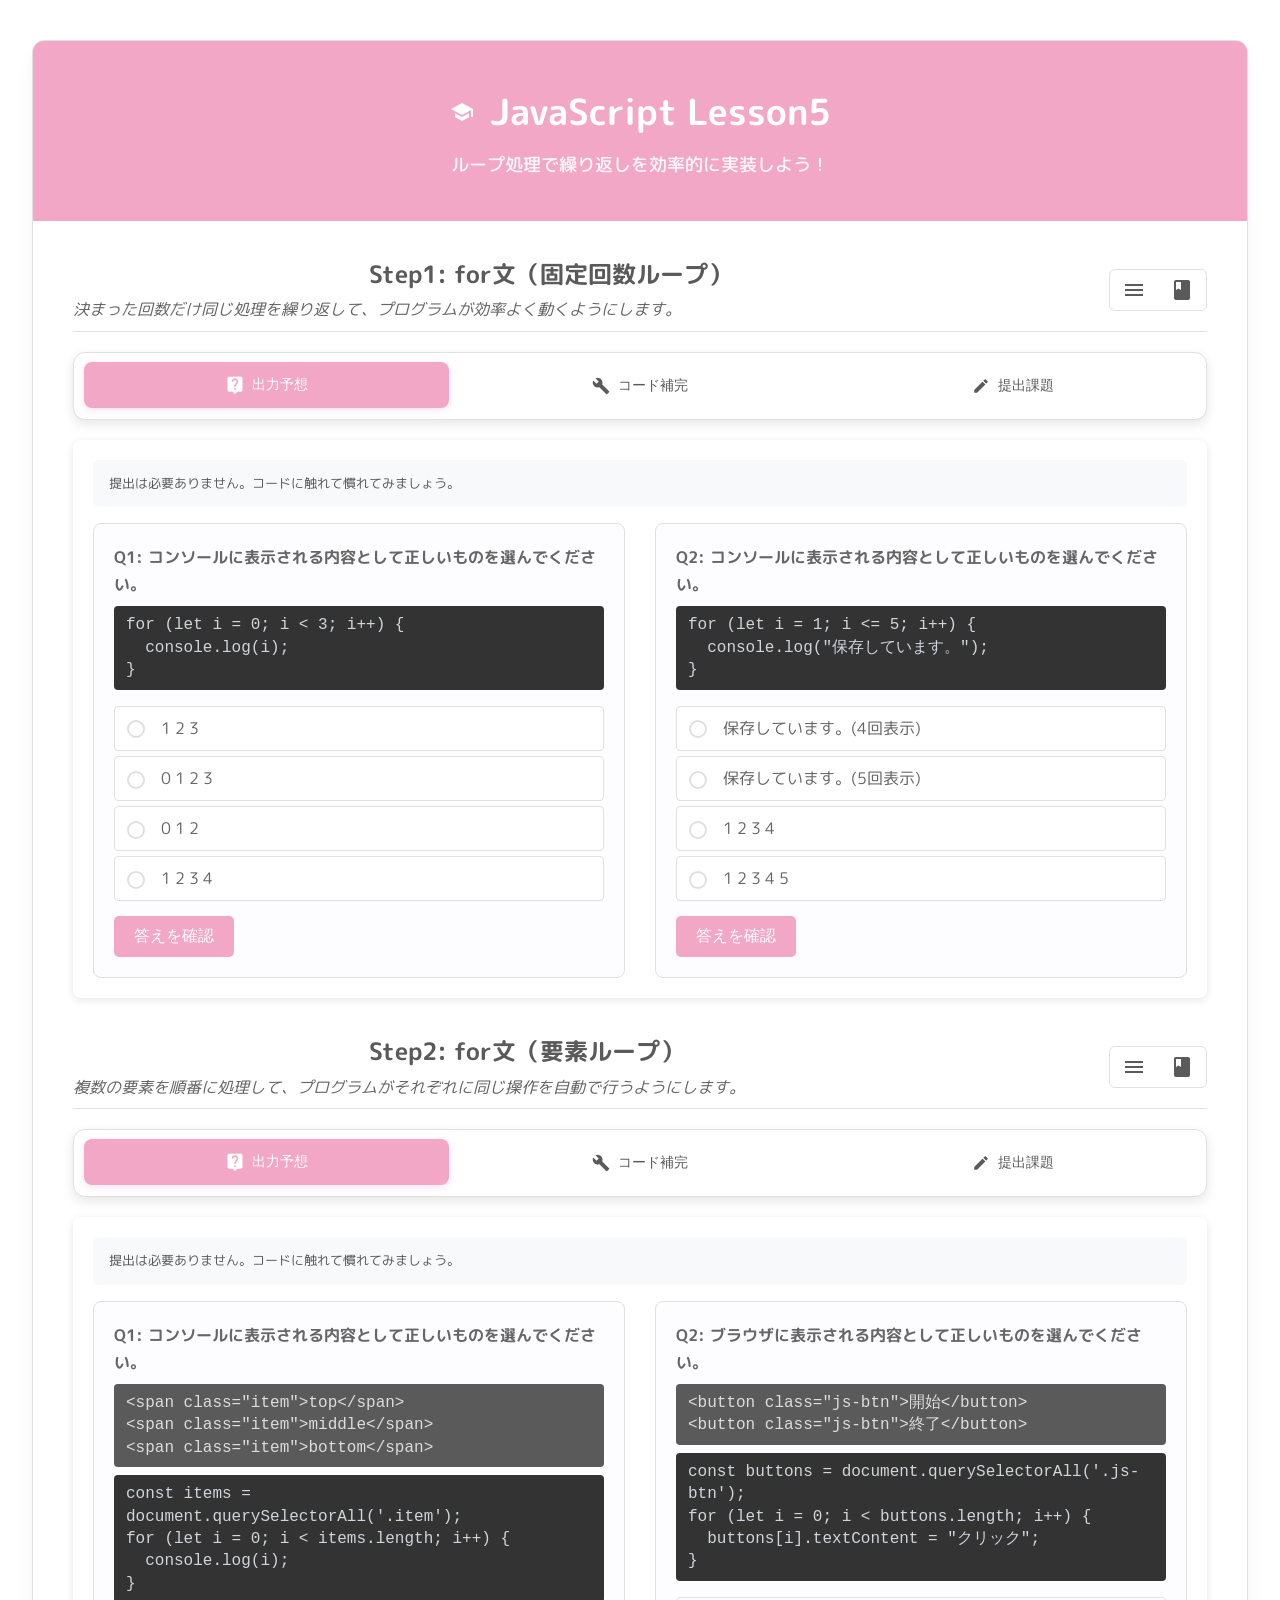
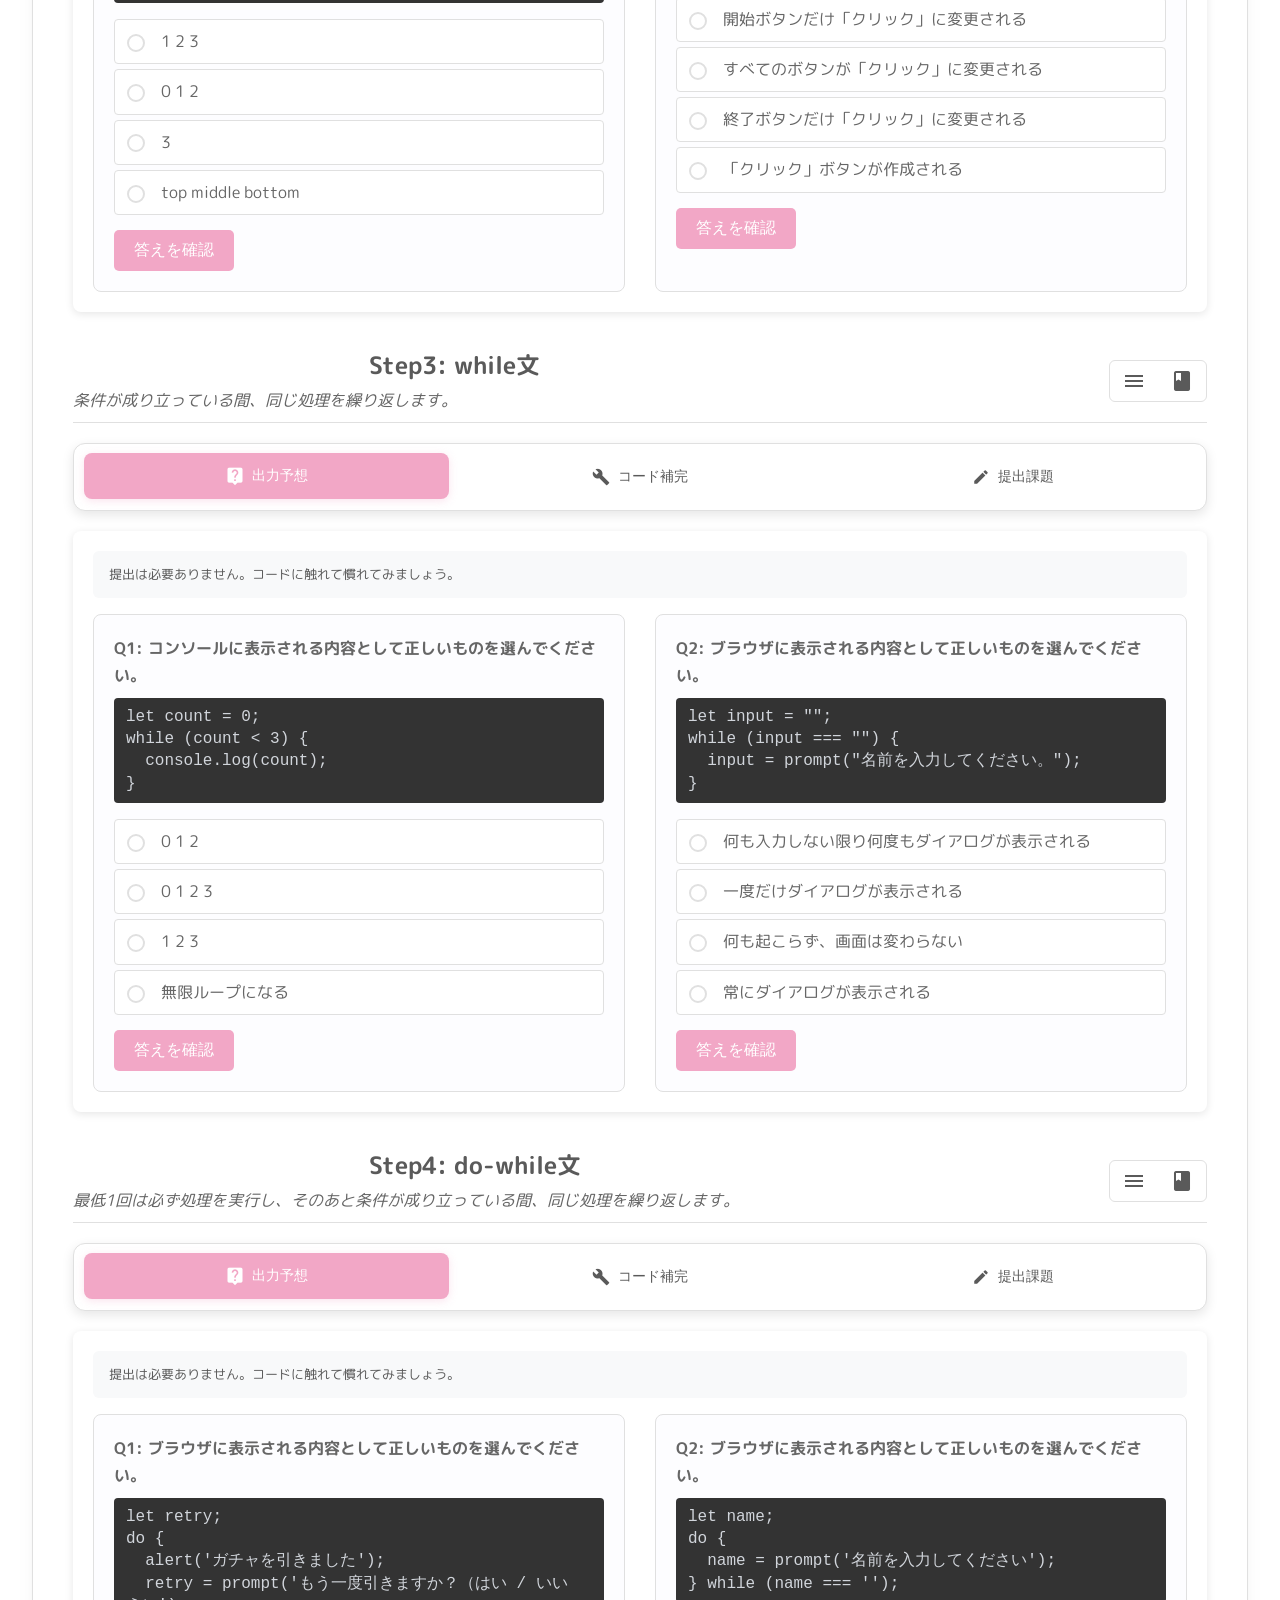
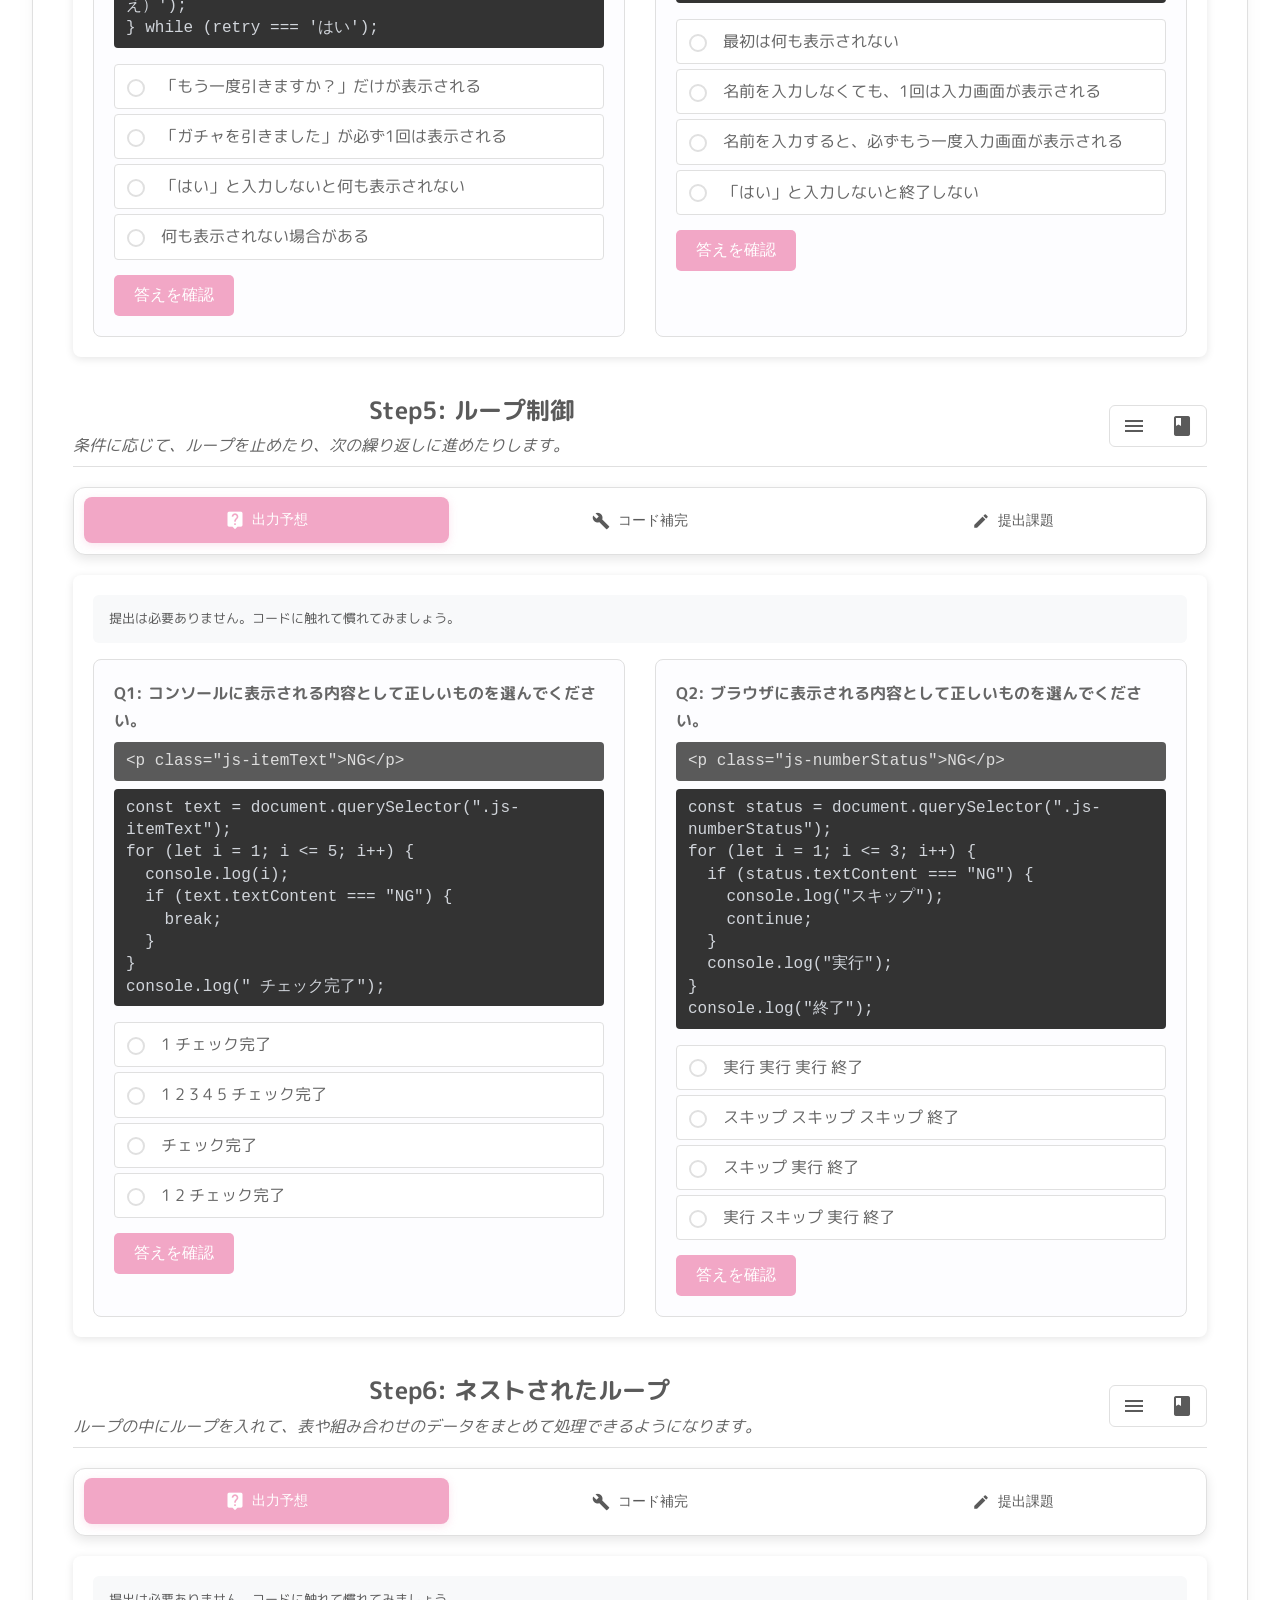
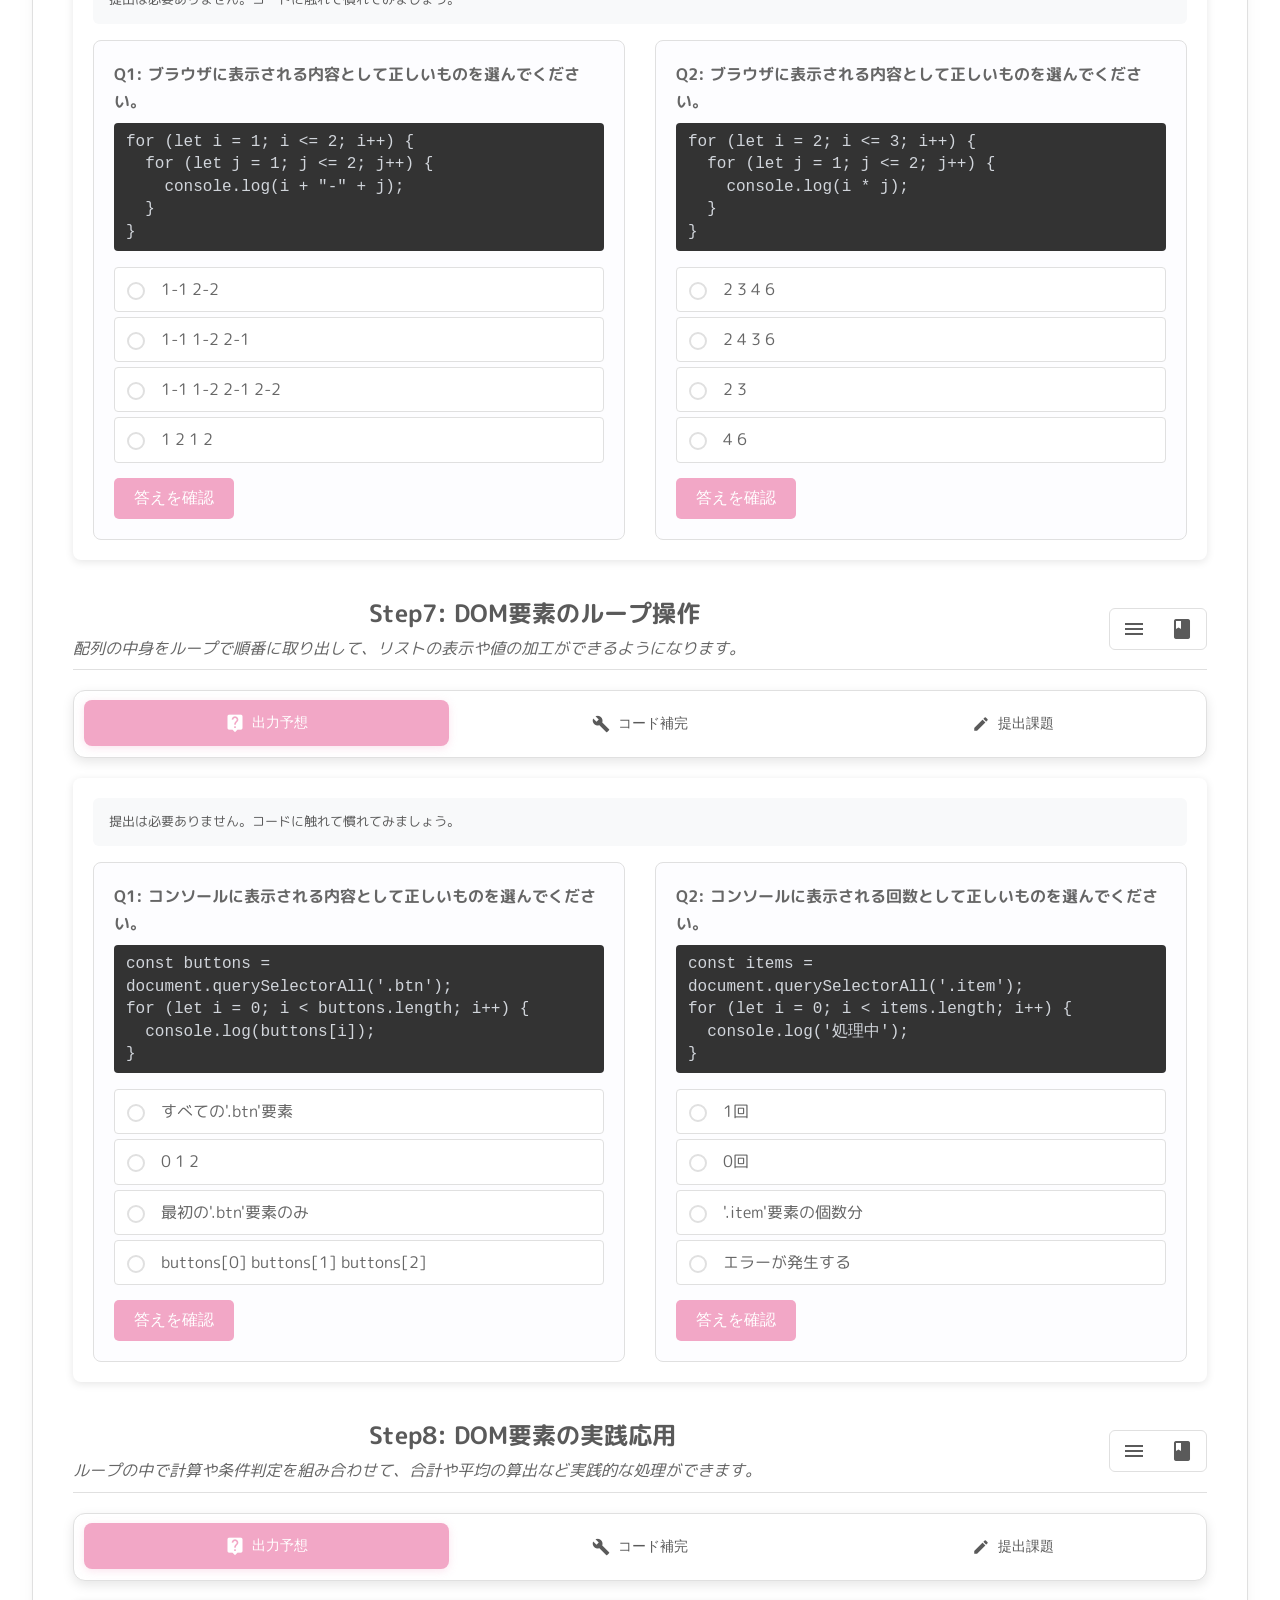
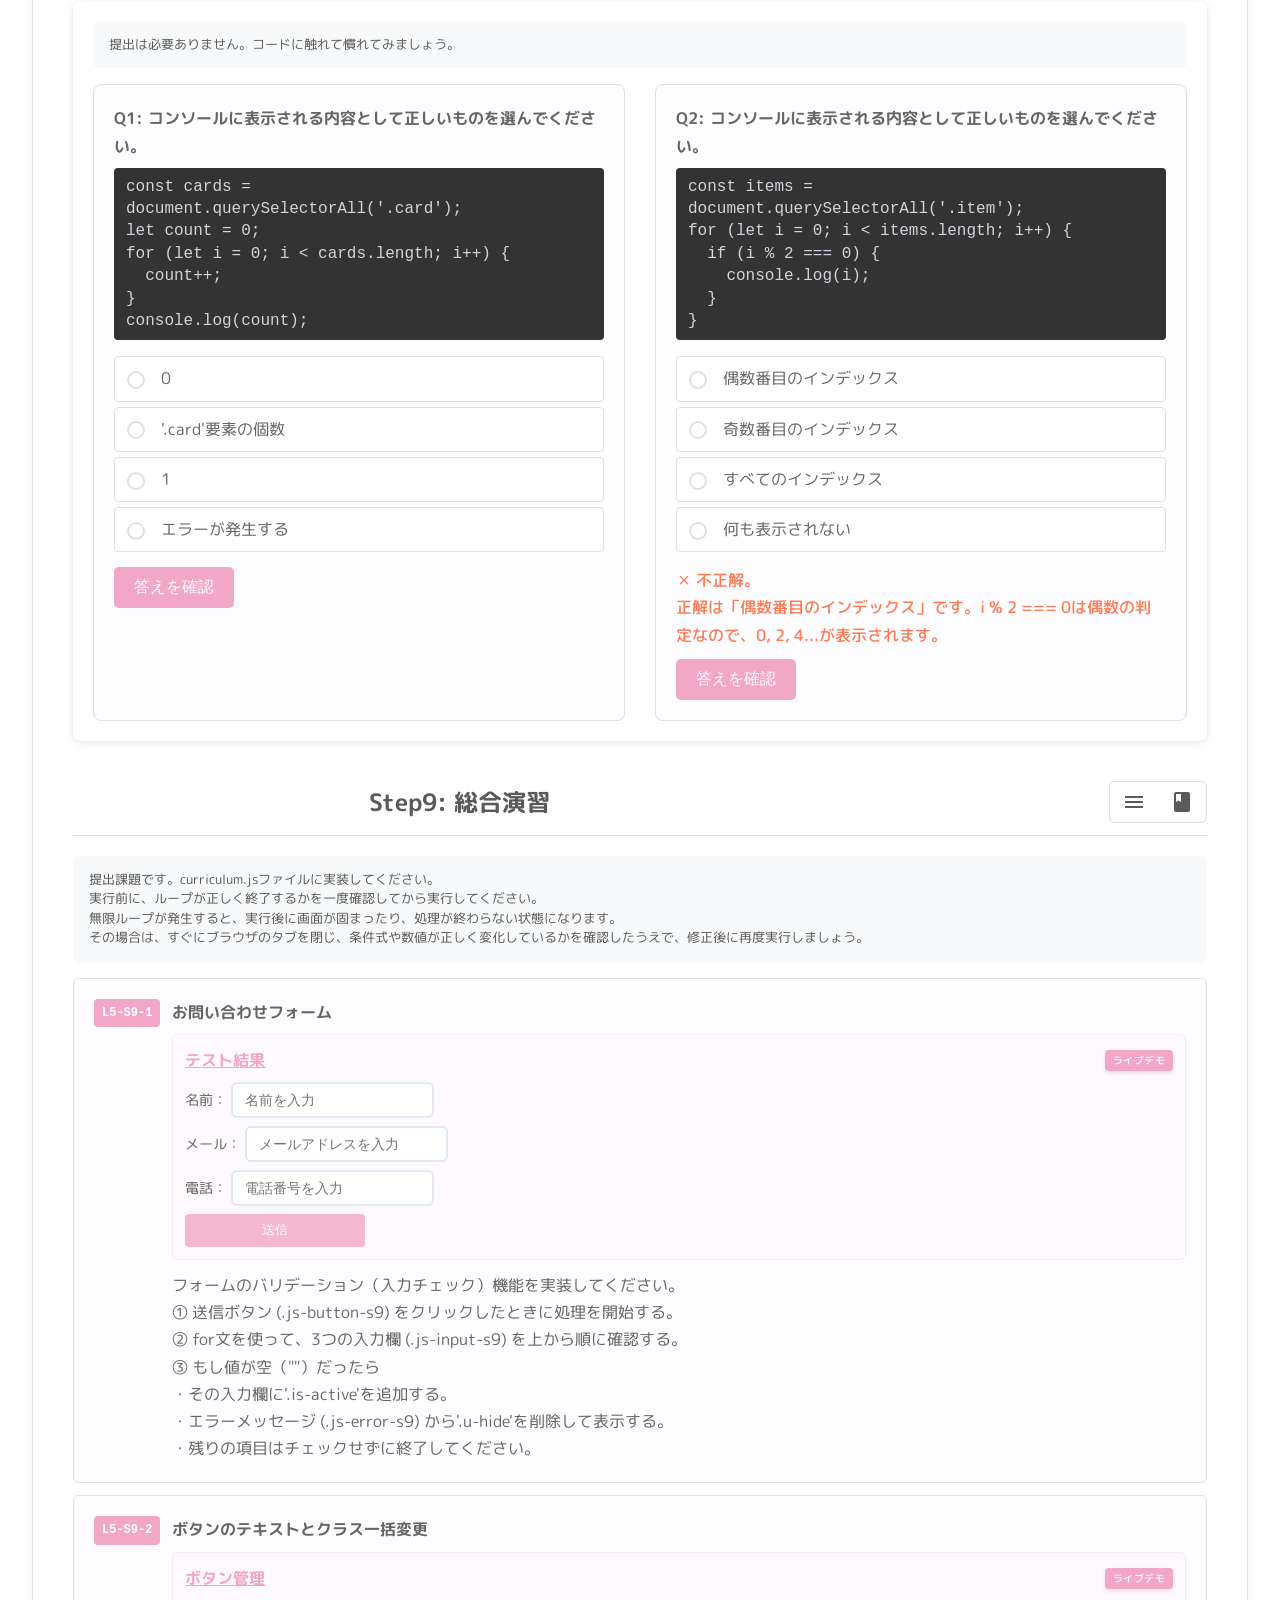
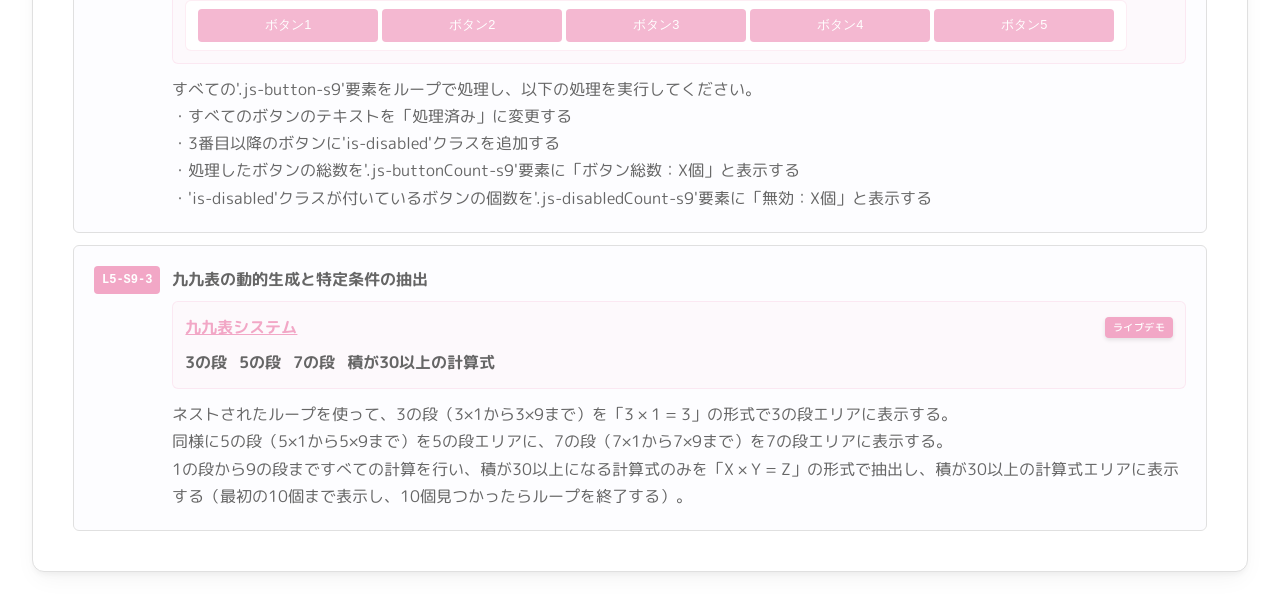
<file: lesson5/index.html>
<!doctype html>
<html lang="ja">
  <head>
    <meta charset="UTF-8" />
    <meta name="viewport" content="width=device-width, initial-scale=1.0" />
    <title>JavaScript練習 - Lesson5</title>
    <link rel="icon" href="../common/assets/image/favicon.ico" type="image/png" />
    <link rel="stylesheet" href="../common/assets/css/reset.css" />
    <link rel="stylesheet" href="../common/assets/css/base.css" />
    <link rel="stylesheet" href="../common/assets/css/style.css" />
    <link rel="stylesheet" href="assets/css/base.css" />
    <link href="https://fonts.googleapis.com/icon?family=Material+Icons" rel="stylesheet" />
  </head>
  <body>
    <div class="l-wrapper">
      <header class="l-header">
        <div class="p-headerTitle">
          <span class="material-icons">school</span>
          <h1 class="c-title-top">JavaScript Lesson5</h1>
        </div>
        <p class="c-title-sub">ループ処理で繰り返しを効率的に実装しよう！</p>
      </header>
      <main class="l-main">
        <!-- Step1 -->
        <section class="p-section js-section">
          <div class="p-section__title">
            <div class="p-section__title--content">
              <h2 class="p-section__title--top">
                <span class="material-icons">auto_awesome</span>
                <p>Step1: for文（固定回数ループ）</p>
              </h2>
              <span class="c-useCase">決まった回数だけ同じ処理を繰り返して、プログラムが効率よく動くようにします。</span>
            </div>
            <a href="#" target="_blank" class="c-link js-tooltip" data-tooltip="解説を読む">
              <span class="material-icons">menu_book</span>
            </a>
          </div>
          <div class="p-section__step js-tab">
            <button class="c-tab js-tab-btn is-active" data-tab="quiz">
              <span class="material-icons">live_help</span>
              出力予想
            </button>
            <button class="c-tab js-tab-btn u-ml-8" data-tab="blank">
              <span class="material-icons">build</span>
              コード補完
            </button>
            <button class="c-tab js-tab-btn u-ml-8" data-tab="task">
              <span class="material-icons">edit</span>
              提出課題
            </button>
          </div>
          <!-- 出力予想 -->
          <div class="p-section__tab js-tab-content is-active" data-tab-content="quiz">
            <div class="p-desc">
              <p class="c-text">提出は必要ありません。コードに触れて慣れてみましょう。</p>
            </div>
            <div class="p-quiz">
              <div class="p-quiz__container">
                <div class="p-quiz__item js-quizItem">
                  <h4 class="c-title-question">Q1: コンソールに表示される内容として正しいものを選んでください。</h4>
                  <div class="c-code">
                    for (let i = 0; i < 3; i++) {<br />
                    &nbsp;&nbsp;console.log(i);<br />
                    }
                  </div>
                  <div class="p-choice js-choices">
                    <label class="p-choice__item"><input type="radio" name="q1_1" value="a" /> 1 2 3</label>
                    <label class="p-choice__item"><input type="radio" name="q1_1" value="b" /> 0 1 2 3</label>
                    <label class="p-choice__item"><input type="radio" name="q1_1" value="c" /> 0 1 2</label>
                    <label class="p-choice__item"><input type="radio" name="q1_1" value="d" /> 1 2 3 4</label>
                  </div>
                  <div class="p-result u-mb-10 js-quiz-result--11">
                    <span class="js-quiz-message--11 u-color-message u-hide">選択肢を選んでください。</span>
                    <span class="js-quiz-correct--11 u-color-normal u-hide">〇 正解！</span>
                    <span class="js-quiz-incorrect--11 u-color-warning u-hide">
                      ✕ 不正解。<br />
                      正解は「0 1 2」です。<br />
                      for文は初期値0から始まり、条件 i &lt; 3 を満たす間繰り返します。
                    </span>
                  </div>
                  <button data-quiz-id="q1_1" data-step-question-id="11" class="c-btn">答えを確認</button>
                </div>
                <div class="p-quiz__item js-quizItem">
                  <h4 class="c-title-question">Q2: コンソールに表示される内容として正しいものを選んでください。</h4>
                  <div class="c-code">
                    for (let i = 1; i <= 5; i++) {<br />
                    &nbsp;&nbsp;console.log("保存しています。");<br />
                    }
                  </div>
                  <div class="p-choice js-choices">
                    <label class="p-choice__item"><input type="radio" name="q1_2" value="a" /> 保存しています。(4回表示)</label>
                    <label class="p-choice__item"><input type="radio" name="q1_2" value="b" /> 保存しています。(5回表示)</label>
                    <label class="p-choice__item"><input type="radio" name="q1_2" value="c" /> 1 2 3 4</label>
                    <label class="p-choice__item"><input type="radio" name="q1_2" value="d" /> 1 2 3 4 5</label>
                  </div>
                  <div class="p-result u-mb-10 js-quiz-result--12">
                    <span class="js-quiz-message--12 u-color-message u-hide">選択肢を選んでください。</span>
                    <span class="js-quiz-correct--12 u-color-normal u-hide">〇 正解！</span>
                    <span class="js-quiz-incorrect--12 u-color-warning u-hide">
                      ✕ 不正解。<br />
                      正解は「保存しています。(5回表示)」です。<br />
                      i は1から5まで変化しますが、出力するのは i ではなく文字列です。
                    </span>
                  </div>
                  <button data-quiz-id="q1_2" data-step-question-id="12" class="c-btn">答えを確認</button>
                </div>
              </div>
            </div>
          </div>
          <!-- コード補完 -->
          <div class="p-section__tab js-tab-content" data-tab-content="blank">
            <div class="p-desc">
              <p class="c-text">提出は必要ありません。コードに触れて慣れてみましょう。</p>
            </div>
            <div class="p-blank">
              <div class="p-blank__container">
                <div class="p-blank__item js-blankItem">
                  <h4 class="c-title-question">Q1: 0から4までの数字をコンソールに表示してください。</h4>
                  <div class="c-code -blank">
                    for (let i = <label for="blank-111" class="c-label-input">Initial value</label> <input type="text" class="c-input js-blank--11-1" id="blank-111" placeholder="①" />; i &lt;
                    <label for="blank-112" class="c-label-input">End condition value</label>
                    <input type="text" class="c-input js-blank--11-2" id="blank-112" placeholder="②" />; i++) {<br />
                    &nbsp;&nbsp;console.log(i);<br />
                    }
                  </div>
                  <div class="p-result u-mb-10 js-blank-result--11">
                    <span class="js-blank-message--11 u-color-message u-hide">すべての空欄を埋めてください</span>
                    <span class="js-blank-correct--11 u-color-normal u-hide">〇 正解！</span>
                    <span class="js-blank-incorrect--11 u-color-warning u-hide">
                      ✕ 不正解。<br />
                      正解は ①0 ②5 です。<br />
                      for文の初期値iは0から始まり、i &lt; 5という条件でループします。
                    </span>
                  </div>
                  <button data-blank-id="11" class="c-btn">答えを確認</button>
                </div>
                <div class="p-blank__item js-blankItem">
                  <h4 class="c-title-question">Q2: 5から1までカウントダウンしてコンソールに表示してください。</h4>
                  <div class="c-code -blank">
                    for (let i = <label for="blank-121" class="c-label-input">初期値</label> <input type="text" class="c-input js-blank--12-1" id="blank-121" placeholder="①" />; i &gt;=
                    <label for="blank-122" class="c-label-input">終了値</label> <input type="text" class="c-input js-blank--12-2" id="blank-122" placeholder="②" />; i--) {<br />
                    &nbsp;&nbsp;console.log(i);<br />
                    }
                  </div>
                  <div class="p-result u-mb-10 js-blank-result--12">
                    <span class="js-blank-message--12 u-color-message u-hide">すべての空欄を埋めてください</span>
                    <span class="js-blank-correct--12 u-color-normal u-hide">〇 正解！</span>
                    <span class="js-blank-incorrect--12 u-color-warning u-hide">
                      ✕ 不正解。<br />
                      正解は ①5 ②1 です。<br />
                      for文でカウントダウンする場合、初期値を大きい数（5）にし、i--で1ずつ減らします。i &gt;= 1 なので5, 4, 3, 2, 1がコンソールに表示されます。
                    </span>
                  </div>
                  <button data-blank-id="12" class="c-btn">答えを確認</button>
                </div>
              </div>
            </div>
          </div>
          <!-- 提出課題 -->
          <div class="p-section__tab js-tab-content" data-tab-content="task">
            <div class="p-desc">
              <p class="c-text">
                提出課題です。curriculum.jsファイルに実装してください。<br />
                実行前に、ループが正しく終了するかを一度確認してから実行してください。<br />
                無限ループが発生すると、実行後に画面が固まったり、処理が終わらない状態になります。<br />
                その場合は、すぐにブラウザのタブを閉じ、条件式や数値が正しく変化しているかを確認したうえで、修正後に再度実行しましょう。<br />
              </p>
            </div>
            <div id="q1" class="p-practice">
              <h2 class="c-title-lesson">for文で繰り返す練習</h2>
              <div class="p-practice__inner">
                <div class="p-practice__card"><p class="js-countDown-s1"></p></div>
                <div class="p-practice__card">
                  <span>合計は</span>
                  <span class="js-number-s1">0</span>
                  <span>です。</span>
                </div>
              </div>
            </div>
            <div class="p-task">
              <div class="p-task__item">
                <span class="c-tag js-tooltip" data-tooltip="問題番号をコピー" data-copy>L5-S1-1</span>
                <p class="u-flex-1">
                  for文を使って、1から5までの数字をコンソールへ出力してください。<br />
                  出力例：1 2 3 4 5
                </p>
              </div>
              <div class="p-task__item">
                <span class="c-tag js-tooltip" data-tooltip="問題番号をコピー" data-copy>L5-S1-2</span>
                <p class="u-flex-1">
                  for文を使って、9から1までカウントダウンを'js-countDown-s1'要素のテキストに表示してください。<br />
                  出力例：987654321
                </p>
              </div>
              <div class="p-task__item">
                <span class="c-tag js-tooltip" data-tooltip="問題番号をコピー" data-copy>L5-S1-3</span>
                <p class="u-flex-1">
                  for文を使って1から10までの数字を順番に足し、合計を'js-number-s1'要素のテキストへ出力してください。<br />
                  出力例：55
                </p>
              </div>
            </div>
          </div>
        </section>
        <!-- Step2 -->
        <section class="p-section js-section">
          <div class="p-section__title">
            <div class="p-section__title--content">
              <h2 class="p-section__title--top">
                <span class="material-icons">auto_awesome</span>
                <p>Step2: for文（要素ループ）</p>
              </h2>
              <span class="c-useCase">複数の要素を順番に処理して、プログラムがそれぞれに同じ操作を自動で行うようにします。</span>
            </div>
            <a href="#" target="_blank" class="c-link js-tooltip" data-tooltip="解説を読む">
              <span class="material-icons">menu_book</span>
            </a>
          </div>
          <div class="p-section__step js-tab">
            <button class="c-tab js-tab-btn is-active" data-tab="quiz"><span class="material-icons">live_help</span> 出力予想</button>
            <button class="c-tab js-tab-btn u-ml-8" data-tab="blank"><span class="material-icons">build</span> コード補完</button>
            <button class="c-tab js-tab-btn u-ml-8" data-tab="task"><span class="material-icons">edit</span> 提出課題</button>
          </div>

          <!-- 出力予想 -->
          <div class="p-section__tab js-tab-content is-active" data-tab-content="quiz">
            <div class="p-desc">
              <p class="c-text">提出は必要ありません。コードに触れて慣れてみましょう。</p>
            </div>
            <div class="p-quiz">
              <div class="p-quiz__container">
                <div class="p-quiz__item js-quizItem">
                  <h4 class="c-title-question">Q1: コンソールに表示される内容として正しいものを選んでください。</h4>
                  <div class="c-code -ref">
                    &lt;span class="item"&gt;top&lt;/span&gt;<br />
                    &lt;span class="item"&gt;middle&lt;/span&gt;<br />
                    &lt;span class="item"&gt;bottom&lt;/span&gt;<br />
                  </div>
                  <div class="c-code -blank">
                    const items = document.querySelectorAll('.item');<br />
                    for (let i = 0; i &lt; items.length; i++) {<br />
                    &nbsp;&nbsp;console.log(i);<br />
                    }
                  </div>
                  <div class="p-choice js-choices">
                    <label class="p-choice__item"><input type="radio" name="q2_1" value="a" /> 1 2 3</label>
                    <label class="p-choice__item"><input type="radio" name="q2_1" value="b" /> 0 1 2</label>
                    <label class="p-choice__item"><input type="radio" name="q2_1" value="c" /> 3</label>
                    <label class="p-choice__item"><input type="radio" name="q2_1" value="d" /> top middle bottom</label>
                  </div>
                  <div class="p-result u-mb-10 js-quiz-result--21">
                    <span class="js-quiz-message--21 u-color-message u-hide">選択肢を選んでください。</span>
                    <span class="js-quiz-correct--21 u-color-normal u-hide">〇 正解！</span>
                    <span class="js-quiz-incorrect--21 u-color-warning u-hide">
                      ✕ 不正解。<br />
                      正解は「0 1 2」です。<br />
                      querySelectorAllで取得した要素数分ループし、インデックス番号0から2が表示されます。
                    </span>
                  </div>
                  <button data-quiz-id="q2_1" data-step-question-id="21" class="c-btn">答えを確認</button>
                </div>

                <div class="p-quiz__item js-quizItem">
                  <h4 class="c-title-question">Q2: ブラウザに表示される内容として正しいものを選んでください。</h4>
                  <div class="c-code -ref">
                    &lt;button class="js-btn"&gt;開始&lt;/button&gt;<br />
                    &lt;button class="js-btn"&gt;終了&lt;/button&gt;
                  </div>
                  <div class="c-code -blank">
                    const buttons = document.querySelectorAll('.js-btn');<br />
                    for (let i = 0; i &lt; buttons.length; i++) {<br />
                    &nbsp;&nbsp;buttons[i].textContent = "クリック";<br />
                    }
                  </div>
                  <div class="p-choice js-choices">
                    <label class="p-choice__item"><input type="radio" name="q2_2" value="a" /> 開始ボタンだけ「クリック」に変更される</label>
                    <label class="p-choice__item"><input type="radio" name="q2_2" value="b" /> すべてのボタンが「クリック」に変更される</label>
                    <label class="p-choice__item"><input type="radio" name="q2_2" value="c" /> 終了ボタンだけ「クリック」に変更される</label>
                    <label class="p-choice__item"><input type="radio" name="q2_2" value="d" /> 「クリック」ボタンが作成される</label>
                  </div>
                  <div class="p-result u-mb-10 js-quiz-result--22">
                    <span class="js-quiz-message--22 u-color-message u-hide">選択肢を選んでください。</span>
                    <span class="js-quiz-correct--22 u-color-normal u-hide">〇 正解！</span>
                    <span class="js-quiz-incorrect--22 u-color-warning u-hide">
                      ✕ 不正解。<br />
                      正解は「すべてのボタンが『クリック』に変更される」です。<br />
                      for文で全要素をループし、それぞれのtextContentを変更しています。
                    </span>
                  </div>
                  <button data-quiz-id="q2_2" data-step-question-id="22" class="c-btn">答えを確認</button>
                </div>
              </div>
            </div>
          </div>
          <!-- コード補完 -->
          <div class="p-section__tab js-tab-content" data-tab-content="blank">
            <div class="p-desc">
              <p class="c-text">提出は必要ありません。コードに触れて慣れてみましょう。</p>
            </div>
            <div class="p-blank">
              <div class="p-blank__container">
                <div class="p-blank__item js-blankItem">
                  <h4 class="c-title-question">Q1: すべての'.js-card'要素のインデックス番号をコンソールに表示するコードの空欄を埋めてください。</h4>
                  <div class="c-code -blank">
                    const cards = document.querySelectorAll('.js-card');<br />
                    for (let i = 0; i &lt; cards.
                    <label for="blank-211" class="c-label-input"></label>
                    <input type="text" class="c-input js-blank--21-1" id="blank-211" placeholder="①" />
                    ; i++) {<br />
                    &nbsp;&nbsp;console.log(
                    <label for="blank-212" class="c-label-input">Variable name</label>
                    <input type="text" class="c-input js-blank--21-2" id="blank-212" placeholder="②" />);<br />
                    }
                  </div>
                  <div class="p-result u-mb-10 js-blank-result--21">
                    <span class="js-blank-message--21 u-color-message u-hide">すべての空欄を埋めてください</span>
                    <span class="js-blank-correct--21 u-color-normal u-hide">〇 正解！</span>
                    <span class="js-blank-incorrect--21 u-color-warning u-hide">
                      ✕ 不正解。<br />
                      正解は ①length ②i です。<br />
                      cards.lengthでNodeListの要素数を取得し、iは0から始まりlengthの値未満まで繰り返します。0, 1, 2...とインデックス番号がコンソールに表示されます。
                    </span>
                  </div>
                  <button data-blank-id="21" class="c-btn">答えを確認</button>
                </div>

                <div class="p-blank__item js-blankItem">
                  <h4 class="c-title-question">Q2: すべてのボタンのテキストを「完了」に変更するコードの空欄を埋めてください。</h4>
                  <div class="c-code -blank">
                    const buttons = document.querySelectorAll('.btn');<br />
                    for (let <label for="blank-221" class="c-label-input">Counter variable</label> <input type="text" class="c-input js-blank--22-1" id="blank-221" placeholder="①" /> = 0; i &lt;
                    buttons.length;
                    <label for="blank-222" class="c-label-input">Increment</label>
                    <input type="text" class="c-input js-blank--22-2" id="blank-222" placeholder="②" />) {<br />
                    &nbsp;&nbsp;buttons[i].textContent = "完了";<br />
                    }
                  </div>
                  <div class="p-result u-mb-10 js-blank-result--22">
                    <span class="js-blank-message--22 u-color-message u-hide">すべての空欄を埋めてください</span>
                    <span class="js-blank-correct--22 u-color-normal u-hide">〇 正解！</span>
                    <span class="js-blank-incorrect--22 u-color-warning u-hide">
                      ✕ 不正解。<br />
                      正解は ①i ②i++ です。<br />
                      for文では、カウンター変数iを宣言し、i++で1ずつ増やしながらループを回します。これによりすべてのボタンに対して処理を実行できます。
                    </span>
                  </div>
                  <button data-blank-id="22" class="c-btn">答えを確認</button>
                </div>
              </div>
            </div>
          </div>
          <!-- 提出課題 -->
          <div class="p-section__tab js-tab-content" data-tab-content="task">
            <div class="p-desc">
              <p class="c-text">
                提出課題です。curriculum.jsファイルに実装してください。<br />
                実行前に、ループが正しく終了するかを一度確認してから実行してください。<br />
                無限ループが発生すると、実行後に画面が固まったり、処理が終わらない状態になります。<br />
                その場合は、すぐにブラウザのタブを閉じ、条件式や数値が正しく変化しているかを確認したうえで、修正後に再度実行しましょう。<br />
              </p>
            </div>
            <div id="q2" class="p-practice">
              <h2 class="c-title-lesson">for文で要素を操作する練習</h2>
              <div class="p-practice__inner">
                <div>
                  <button class="c-button-practice js-btn-s2">ボタン1</button>
                  <button class="c-button-practice js-btn-s2">ボタン2</button>
                  <button class="c-button-practice js-btn-s2">ボタン3</button>
                </div>
              </div>
            </div>
            <div class="p-task">
              <div class="p-task__item">
                <span class="c-tag js-tooltip" data-tooltip="問題番号をコピー" data-copy>L5-S2-1</span>
                <p class="u-flex-1">すべての'.js-btn-s2'要素を全てまとめて取得して、for文で1つずつ取り出しコンソールに表示してください。</p>
              </div>
              <div class="p-task__item">
                <span class="c-tag js-tooltip" data-tooltip="問題番号をコピー" data-copy>L5-S2-2</span>
                <p class="u-flex-1">for文を使ってすべての'.js-btn-s2'要素のテキストを「更新」に変更してください。</p>
              </div>
              <div class="p-task__item">
                <span class="c-tag js-tooltip" data-tooltip="問題番号をコピー" data-copy>L5-S2-3</span>
                <p class="u-flex-1">for文を使ってすべての'.js-btn-s2'要素にdisabled属性を付与してください。</p>
              </div>
            </div>
          </div>
        </section>
        <!-- Step3 -->
        <section class="p-section js-section">
          <div class="p-section__title">
            <div class="p-section__title--content">
              <h2 class="p-section__title--top">
                <span class="material-icons">auto_awesome</span>
                <p>Step3: while文</p>
              </h2>
              <span class="c-useCase">条件が成り立っている間、同じ処理を繰り返します。</span>
            </div>
            <a href="#" target="_blank" class="c-link js-tooltip" data-tooltip="解説を読む">
              <span class="material-icons">menu_book</span>
            </a>
          </div>
          <div class="p-section__step js-tab">
            <button class="c-tab js-tab-btn is-active" data-tab="quiz"><span class="material-icons">live_help</span> 出力予想</button>
            <button class="c-tab js-tab-btn u-ml-8" data-tab="blank"><span class="material-icons">build</span> コード補完</button>
            <button class="c-tab js-tab-btn u-ml-8" data-tab="task"><span class="material-icons">edit</span> 提出課題</button>
          </div>
          <!-- 出力予想 -->
          <div class="p-section__tab js-tab-content is-active" data-tab-content="quiz">
            <div class="p-desc">
              <p class="c-text">提出は必要ありません。コードに触れて慣れてみましょう。</p>
            </div>
            <div class="p-quiz">
              <div class="p-quiz__container">
                <div class="p-quiz__item js-quizItem">
                  <h4 class="c-title-question">Q1: コンソールに表示される内容として正しいものを選んでください。</h4>
                  <div class="c-code">
                    let count = 0;<br />
                    while (count &lt; 3) {<br />
                    &nbsp;&nbsp;console.log(count);<br />
                    }
                  </div>
                  <div class="p-choice js-choices">
                    <label class="p-choice__item"><input type="radio" name="q3_1" value="a" /> 0 1 2</label>
                    <label class="p-choice__item"><input type="radio" name="q3_1" value="b" /> 0 1 2 3</label>
                    <label class="p-choice__item"><input type="radio" name="q3_1" value="c" /> 1 2 3</label>
                    <label class="p-choice__item"><input type="radio" name="q3_1" value="d" /> 無限ループになる</label>
                  </div>
                  <div class="p-result u-mb-10 js-quiz-result--31">
                    <span class="js-quiz-message--31 u-color-message u-hide">選択肢を選んでください。</span>
                    <span class="js-quiz-correct--31 u-color-normal u-hide">〇 正解！</span>
                    <span class="js-quiz-incorrect--31 u-color-warning u-hide"
                      >✕ 不正解。<br />
                      正解は「無限ループになる」です。<br />
                      countが増加しないため、条件count &lt; 3が常に真となり、ループが終わりません。
                    </span>
                  </div>
                  <button data-quiz-id="q3_1" data-step-question-id="31" class="c-btn">答えを確認</button>
                </div>

                <div class="p-quiz__item js-quizItem">
                  <h4 class="c-title-question">Q2: ブラウザに表示される内容として正しいものを選んでください。</h4>
                  <div class="c-code">
                    let input = "";<br />
                    while (input === "") {<br />
                    &nbsp;&nbsp;input = prompt("名前を入力してください。");<br />
                    }
                  </div>
                  <div class="p-choice js-choices">
                    <label class="p-choice__item"><input type="radio" name="q3_2" value="a" /> 何も入力しない限り何度もダイアログが表示される</label>
                    <label class="p-choice__item"><input type="radio" name="q3_2" value="b" /> 一度だけダイアログが表示される</label>
                    <label class="p-choice__item"><input type="radio" name="q3_2" value="c" /> 何も起こらず、画面は変わらない</label>
                    <label class="p-choice__item"><input type="radio" name="q3_2" value="d" /> 常にダイアログが表示される</label>
                  </div>
                  <div class="p-result u-mb-10 js-quiz-result--32">
                    <span class="js-quiz-message--32 u-color-message u-hide">選択肢を選んでください。</span>
                    <span class="js-quiz-correct--32 u-color-normal u-hide">〇 正解！</span>
                    <span class="js-quiz-incorrect--32 u-color-warning u-hide">
                      ✕ 不正解。<br />
                      正解は「何も入力しない限り何度もダイアログが表示される」です。<br />
                      inputが空文字の間は条件がtrueのため入力されるまでpromptが繰り返し表示されます。
                    </span>
                  </div>
                  <button data-quiz-id="q3_2" data-step-question-id="32" class="c-btn">答えを確認</button>
                </div>
              </div>
            </div>
          </div>
          <!-- コード補完 -->
          <div class="p-section__tab js-tab-content" data-tab-content="blank">
            <div class="p-desc">
              <p class="c-text">提出は必要ありません。コードに触れて慣れてみましょう。</p>
            </div>
            <div class="p-blank">
              <div class="p-blank__container">
                <div class="p-blank__item js-blankItem">
                  <h4 class="c-title-question">Q1: すべての'.js-card'要素をコンソールに表示するコードの空欄を埋めてください。</h4>
                  <div class="c-code -blank">
                    const cards = document.querySelectorAll('.js-card');<br />
                    let i = 0;<br />
                    while (i &lt; cards.
                    <label for="blank-311" class="c-label-input">NodeList property</label>
                    <input type="text" class="c-input js-blank--31-1" id="blank-311" placeholder="①" />
                    ) {<br />
                    &nbsp;&nbsp;console.log(cards[
                    <label for="blank-312" class="c-label-input">Variable name</label>
                    <input type="text" class="c-input js-blank--31-2" id="blank-312" placeholder="②" />]);<br />
                    &nbsp;&nbsp;i++;<br />
                    }
                  </div>
                  <div class="p-result u-mb-10 js-blank-result--31">
                    <span class="js-blank-message--31 u-color-message u-hide">すべての空欄を埋めてください</span>
                    <span class="js-blank-correct--31 u-color-normal u-hide">〇 正解！</span>
                    <span class="js-blank-incorrect--31 u-color-warning u-hide">
                      ✕ 不正解。<br />
                      正解は ①length ②i です。<br />
                      querySelectorAllで取得したNodeListの長さはlengthプロパティで取得し、cards[i]でi番目の要素にアクセスします。while文でiがNodeListの長さ未満の間、各'.card'要素が順番にコンソールに表示されます。
                    </span>
                  </div>
                  <button data-blank-id="31" class="c-btn">答えを確認</button>
                </div>
                <div class="p-blank__item js-blankItem">
                  <h4 class="c-title-question">Q2: 1から5までの数字をコンソールに表示するコードの空欄を埋めてください。</h4>
                  <div class="c-code -blank">
                    let num = <label for="blank-321" class="c-label-input">Initial value</label> <input type="text" class="c-input js-blank--32-1" id="blank-321" placeholder="①" />;<br />
                    while (num &lt;=
                    <label for="blank-322" class="c-label-input">End value</label> <input type="text" class="c-input js-blank--32-2" id="blank-322" placeholder="②" />) {<br />
                    &nbsp;&nbsp;console.log(num);<br />
                    &nbsp;&nbsp;num++;<br />
                    }
                  </div>
                  <div class="p-result u-mb-10 js-blank-result--32">
                    <span class="js-blank-message--32 u-color-message u-hide">すべての空欄を埋めてください</span>
                    <span class="js-blank-correct--32 u-color-normal u-hide">〇 正解！</span>
                    <span class="js-blank-incorrect--32 u-color-warning u-hide">
                      ✕ 不正解。<br />
                      正解は ①1 ②5 です。<br />
                      numは1から始まり、num &lt;= 5という条件で5以下まで実行されるため、1, 2, 3, 4, 5がコンソールに表示されます。
                    </span>
                  </div>
                  <button data-blank-id="32" class="c-btn">答えを確認</button>
                </div>
              </div>
            </div>
          </div>
          <!-- 提出課題 -->
          <div class="p-section__tab js-tab-content" data-tab-content="task">
            <div class="p-desc">
              <p class="c-text">
                提出課題です。curriculum.jsファイルに実装してください。<br />
                実行前に、ループが正しく終了するかを一度確認してから実行してください。<br />
                無限ループが発生すると、実行後に画面が固まったり、処理が終わらない状態になります。<br />
                その場合は、すぐにブラウザのタブを閉じ、条件式や数値が正しく変化しているかを確認したうえで、修正後に再度実行しましょう。<br />
              </p>
            </div>
            <div id="q3" class="p-practice">
              <h2 class="c-title-lesson">while文で繰り返す練習</h2>
              <div class="p-practice__inner">
                <div class="p-practice__card">
                  <p class="js-num-s3"></p>
                </div>
                <button class="c-button-practice js-button-s3" type="button" title="button-step3">入力</button>
              </div>
            </div>
            <div class="p-task">
              <div class="p-task__item">
                <span class="c-tag js-tooltip" data-tooltip="問題番号をコピー" data-copy>L5-S3-1</span>
                <p class="u-flex-1">while文を使って、0から10までの偶数のみを'.js-num-s3'要素のテキストに表示してください。</p>
              </div>
              <div class="p-task__item">
                <span class="c-tag js-tooltip" data-tooltip="問題番号をコピー" data-copy>L5-S3-2</span>
                <p class="u-flex-1">
                  '.js-button-s3'要素をクリックしたら、prompt()で「文字を入力してください。」と表示してください。<br />
                  while文を使って、文字が入力されるまで入力を求めてください。
                </p>
              </div>
            </div>
          </div>
        </section>
        <!-- Step4 -->
        <section class="p-section js-section">
          <div class="p-section__title">
            <div class="p-section__title--content">
              <h2 class="p-section__title--top">
                <span class="material-icons">auto_awesome</span>
                <p>Step4: do-while文</p>
              </h2>
              <span class="c-useCase">最低1回は必ず処理を実行し、そのあと条件が成り立っている間、同じ処理を繰り返します。</span>
            </div>
            <a href="#" target="_blank" class="c-link js-tooltip" data-tooltip="解説を読む">
              <span class="material-icons">menu_book</span>
            </a>
          </div>
          <div class="p-section__step js-tab">
            <button class="c-tab js-tab-btn is-active" data-tab="quiz"><span class="material-icons">live_help</span> 出力予想</button>
            <button class="c-tab js-tab-btn u-ml-8" data-tab="blank"><span class="material-icons">build</span> コード補完</button>
            <button class="c-tab js-tab-btn u-ml-8" data-tab="task"><span class="material-icons">edit</span> 提出課題</button>
          </div>
          <!-- 出力予想 -->
          <div class="p-section__tab js-tab-content is-active" data-tab-content="quiz">
            <div class="p-desc">
              <p class="c-text">提出は必要ありません。コードに触れて慣れてみましょう。</p>
            </div>
            <div class="p-quiz">
              <div class="p-quiz__container">
                <div class="p-quiz__item js-quizItem">
                  <h4 class="c-title-question">Q1: ブラウザに表示される内容として正しいものを選んでください。</h4>
                  <div class="c-code">
                    let retry;<br />
                    do {<br />
                    &nbsp;&nbsp;alert('ガチャを引きました');<br />
                    &nbsp;&nbsp;retry = prompt('もう一度引きますか？（はい / いいえ）');<br />
                    } while (retry === 'はい');
                  </div>
                  <div class="p-choice js-choices">
                    <label class="p-choice__item"><input type="radio" name="q4_1" value="a" /> 「もう一度引きますか？」だけが表示される</label>
                    <label class="p-choice__item"><input type="radio" name="q4_1" value="b" /> 「ガチャを引きました」が必ず1回は表示される</label>
                    <label class="p-choice__item"><input type="radio" name="q4_1" value="c" /> 「はい」と入力しないと何も表示されない</label>
                    <label class="p-choice__item"><input type="radio" name="q4_1" value="d" /> 何も表示されない場合がある</label>
                  </div>
                  <div class="p-result u-mb-10 js-quiz-result--41">
                    <span class="js-quiz-message--41 u-color-message u-hide">選択肢を選んでください。</span>
                    <span class="js-quiz-correct--41 u-color-normal u-hide">〇 正解！</span>
                    <span class="js-quiz-incorrect--41 u-color-warning u-hide">
                      ✕ 不正解。<br />
                      正解は「『ガチャを引きました』が必ず1回は表示される」です。<br />
                      条件に関係なく最初に1回は処理が実行されます。
                    </span>
                  </div>
                  <button data-quiz-id="q4_1" data-step-question-id="41" class="c-btn">答えを確認</button>
                </div>
                <div class="p-quiz__item js-quizItem">
                  <h4 class="c-title-question">Q2: ブラウザに表示される内容として正しいものを選んでください。</h4>
                  <div class="c-code">
                    let name;<br />
                    do {<br />
                    &nbsp;&nbsp;name = prompt('名前を入力してください');<br />
                    } while (name === '');<br />
                  </div>
                  <div class="p-choice js-choices">
                    <label class="p-choice__item"><input type="radio" name="q4_2" value="a" /> 最初は何も表示されない</label>
                    <label class="p-choice__item"><input type="radio" name="q4_2" value="b" /> 名前を入力しなくても、1回は入力画面が表示される</label>
                    <label class="p-choice__item"><input type="radio" name="q4_2" value="c" /> 名前を入力すると、必ずもう一度入力画面が表示される</label>
                    <label class="p-choice__item"><input type="radio" name="q4_2" value="d" /> 「はい」と入力しないと終了しない</label>
                  </div>
                  <div class="p-result u-mb-10 js-quiz-result--42">
                    <span class="js-quiz-message--42 u-color-message u-hide">選択肢を選んでください。</span>
                    <span class="js-quiz-correct--42 u-color-normal u-hide">〇 正解！</span>
                    <span class="js-quiz-incorrect--42 u-color-warning u-hide">
                      ✕ 不正解。<br />
                      正解は「名前を入力すると、必ずもう一度入力画面が表示される」です。<br />
                      一度やってみてから処理を続けるか判断します。
                    </span>
                  </div>
                  <button data-quiz-id="q4_2" data-step-question-id="42" class="c-btn">答えを確認</button>
                </div>
              </div>
            </div>
          </div>
          <!-- コード補完 -->
          <div class="p-section__tab js-tab-content" data-tab-content="blank">
            <div class="p-desc">
              <p class="c-text">提出は必要ありません。コードに触れて慣れてみましょう。</p>
            </div>
            <div class="p-blank">
              <div class="p-blank__container">
                <div class="p-blank__item js-blankItem">
                  <h4 class="c-title-question">Q1: 0から2までの数字をコンソールに表示してください。</h4>
                  <div class="c-code -blank">
                    let num = <label for="blank-411" class="c-label-input">Initial value</label> <input type="text" class="c-input js-blank--41-1" id="blank-411" placeholder="①" />;<br />
                    do {<br />
                    &nbsp;&nbsp;console.log(num);<br />
                    &nbsp;&nbsp;num++;<br />
                    } while (num &lt;
                    <label for="blank-412" class="c-label-input">End value</label> <input type="text" class="c-input js-blank--41-2" id="blank-412" placeholder="②" />);
                  </div>
                  <div class="p-result u-mb-10 js-blank-result--41">
                    <span class="js-blank-message--41 u-color-message u-hide">すべての空欄を埋めてください</span>
                    <span class="js-blank-correct--41 u-color-normal u-hide">〇 正解！</span>
                    <span class="js-blank-incorrect--41 u-color-warning u-hide">
                      ✕ 不正解。<br />
                      正解は ①0 ②3 です。<br />
                      numは0から始まり、num &lt; 3という条件で3未満まで実行されるため、0, 1, 2がコンソールに表示されます。
                    </span>
                  </div>
                  <button data-blank-id="41" class="c-btn">答えを確認</button>
                </div>
                <div class="p-blank__item js-blankItem">
                  <h4 class="c-title-question">Q2: 1から3までの数字をコンソールに表示してください。</h4>
                  <div class="c-code -blank">
                    let count = <label for="blank-421" class="c-label-input">Initial value</label> <input type="text" class="c-input js-blank--42-1" id="blank-421" placeholder="①" />;<br />
                    do {<br />
                    &nbsp;&nbsp;console.log(count);<br />
                    &nbsp;&nbsp;count++;<br />
                    } while (count &lt;=
                    <label for="blank-422" class="c-label-input">End value</label> <input type="text" class="c-input js-blank--42-2" id="blank-422" placeholder="②" />);
                  </div>
                  <div class="p-result u-mb-10 js-blank-result--42">
                    <span class="js-blank-message--42 u-color-message u-hide">すべての空欄を埋めてください</span>
                    <span class="js-blank-correct--42 u-color-normal u-hide">〇 正解！</span>
                    <span class="js-blank-incorrect--42 u-color-warning u-hide">
                      ✕ 不正解。<br />
                      正解は ①1 ②3 です。<br />
                      countは1から始まり、count &lt;= 3という条件で3以下まで実行されるため、1, 2, 3がコンソールに表示されます。
                    </span>
                  </div>
                  <button data-blank-id="42" class="c-btn">答えを確認</button>
                </div>
              </div>
            </div>
          </div>
          <!-- 提出課題 -->
          <div class="p-section__tab js-tab-content" data-tab-content="task">
            <div class="p-desc">
              <p class="c-text">
                提出課題です。curriculum.jsファイルに実装してください。<br />
                無限ループが発生すると、実行後に画面が固まったり、処理が終わらない状態になります。<br />
                その場合は、すぐにブラウザのタブを閉じ、条件式や数値が正しく変化しているかを確認したうえで、修正後に再度実行しましょう。<br />
              </p>
            </div>
            <div id="q4" class="p-practice">
              <h2 class="c-title-lesson">do-while文で繰り返す練習</h2>
              <div class="p-practice__inner">
                <div class="p-practice__card">
                  <p class="js-num-s4"></p>
                </div>
                <button class="c-button-practice js-button-s4" type="button" title="button-step4">同意する</button>
              </div>
            </div>
            <div class="p-task">
              <div class="p-task__item">
                <span class="c-tag js-tooltip" data-tooltip="問題番号をコピー" data-copy>L5-S4-1</span>
                <p class="u-flex-1">do-while文を使って、1から5まで数字を'.js-num-s4'要素のテキストに表示してください。</p>
              </div>
              <div class="p-task__item">
                <span class="c-tag js-tooltip" data-tooltip="問題番号をコピー" data-copy>L5-S4-2</span>
                <p class="u-flex-1">
                  '.js-button-s4'要素をクリックしたら、do-while文とconfirm()を使って「利用規約を確認しましたか？」と必ず1回表示してください。<br />
                  OKボタンを押した場合は処理を終了し、キャンセルボタンを押した場合は、再度「利用規約を確認しましたか？」と表示してください。
                </p>
              </div>
            </div>
          </div>
        </section>
        <!-- Step5 -->
        <section class="p-section js-section">
          <div class="p-section__title">
            <div class="p-section__title--content">
              <h2 class="p-section__title--top">
                <span class="material-icons">auto_awesome</span>
                <p>Step5: ループ制御</p>
              </h2>
              <span class="c-useCase">条件に応じて、ループを止めたり、次の繰り返しに進めたりします。</span>
            </div>
            <a href="#" target="_blank" class="c-link js-tooltip" data-tooltip="解説を読む">
              <span class="material-icons">menu_book</span>
            </a>
          </div>

          <div class="p-section__step js-tab">
            <button class="c-tab js-tab-btn is-active" data-tab="quiz"><span class="material-icons">live_help</span> 出力予想</button>
            <button class="c-tab js-tab-btn u-ml-8" data-tab="blank"><span class="material-icons">build</span> コード補完</button>
            <button class="c-tab js-tab-btn u-ml-8" data-tab="task"><span class="material-icons">edit</span> 提出課題</button>
          </div>

          <!-- 出力予想 -->
          <div class="p-section__tab js-tab-content is-active" data-tab-content="quiz">
            <div class="p-desc">
              <p class="c-text">提出は必要ありません。コードに触れて慣れてみましょう。</p>
            </div>
            <div class="p-quiz">
              <div class="p-quiz__container">
                <div class="p-quiz__item js-quizItem">
                  <h4 class="c-title-question">Q1: コンソールに表示される内容として正しいものを選んでください。</h4>
                  <div class="c-code -ref">&lt;p class="js-itemText"&gt;NG&lt;/p&gt;</div>
                  <div class="c-code -blank">
                    const text = document.querySelector(".js-itemText");<br />
                    for (let i = 1; i <= 5; i++) {<br />
                    &nbsp;&nbsp;console.log(i);<br />
                    &nbsp;&nbsp;if (text.textContent === "NG") {<br />
                    &nbsp;&nbsp;&nbsp;&nbsp;break;<br />
                    &nbsp;&nbsp;}<br />
                    }<br />
                    console.log(" チェック完了");
                  </div>
                  <div class="p-choice js-choices">
                    <label class="p-choice__item"><input type="radio" name="q5_1" value="a" /> 1 チェック完了</label>
                    <label class="p-choice__item"><input type="radio" name="q5_1" value="b" /> 1 2 3 4 5 チェック完了</label>
                    <label class="p-choice__item"><input type="radio" name="q5_1" value="c" /> チェック完了</label>
                    <label class="p-choice__item"><input type="radio" name="q5_1" value="d" /> 1 2 チェック完了</label>
                  </div>
                  <div class="p-result u-mb-10 js-quiz-result--51">
                    <span class="js-quiz-message--51 u-color-message u-hide">選択肢を選んでください。</span>
                    <span class="js-quiz-correct--51 u-color-normal u-hide">〇 正解！</span>
                    <span class="js-quiz-incorrect--51 u-color-warning u-hide">
                      ✕ 不正解。<br />
                      正解は「1 チェック完了」です。<br />
                      条件が最初からtrueのため、1回目の処理でループが終了します。
                    </span>
                  </div>
                  <button data-quiz-id="q5_1" data-step-question-id="51" class="c-btn">答えを確認</button>
                </div>

                <div class="p-quiz__item js-quizItem">
                  <h4 class="c-title-question">Q2: ブラウザに表示される内容として正しいものを選んでください。</h4>
                  <div class="c-code -ref">&lt;p class="js-numberStatus"&gt;NG&lt;/p&gt;</div>
                  <div class="c-code -blank">
                    const status = document.querySelector(".js-numberStatus");<br />
                    for (let i = 1; i <= 3; i++) {<br />
                    &nbsp;&nbsp;if (status.textContent === "NG") {<br />
                    &nbsp;&nbsp;&nbsp;&nbsp;console.log("スキップ");<br />
                    &nbsp;&nbsp;&nbsp;&nbsp;continue;<br />
                    &nbsp;&nbsp;}<br />
                    &nbsp;&nbsp;console.log("実行");<br />
                    }<br />
                    console.log("終了");
                  </div>
                  <div class="p-choice js-choices">
                    <label class="p-choice__item"><input type="radio" name="q5_2" value="a" /> 実行 実行 実行 終了</label>
                    <label class="p-choice__item"><input type="radio" name="q5_2" value="b" /> スキップ スキップ スキップ 終了</label>
                    <label class="p-choice__item"><input type="radio" name="q5_2" value="c" /> スキップ 実行 終了</label>
                    <label class="p-choice__item"><input type="radio" name="q5_2" value="d" /> 実行 スキップ 実行 終了</label>
                  </div>
                  <div class="p-result u-mb-10 js-quiz-result--52">
                    <span class="js-quiz-message--52 u-color-message u-hide">選択肢を選んでください。</span>
                    <span class="js-quiz-correct--52 u-color-normal u-hide">〇 正解！</span>
                    <span class="js-quiz-incorrect--52 u-color-warning u-hide">
                      ✕ 不正解。<br />
                      正解は「スキップ スキップ スキップ 終了」です。<br />
                      continueが実行されると、その回の残りの処理は実行されず、次のループに進みます。
                    </span>
                  </div>
                  <button data-quiz-id="q5_2" data-step-question-id="52" class="c-btn">答えを確認</button>
                </div>
              </div>
            </div>
          </div>
          <!-- コード補完 -->
          <div class="p-section__tab js-tab-content" data-tab-content="blank">
            <div class="p-desc">
              <p class="c-text">提出は必要ありません。コードに触れて慣れてみましょう。</p>
            </div>
            <div class="p-blank">
              <div class="p-blank__container">
                <div class="p-blank__item js-blankItem">
                  <h4 class="c-title-question">Q1: 0から9までループし、5になったらループを終了してください。</h4>
                  <div class="c-code -blank">
                    for (let i = 0; i &lt; 10; i++) {<br />
                    &nbsp;&nbsp;if (i === 5) <label for="blank-511" class="c-label-input">Break keyword</label>
                    <input type="text" class="c-input js-blank--51-1" id="blank-511" placeholder="①" />;<br />
                    &nbsp;&nbsp;if (i % 2 === 1) <label for="blank-512" class="c-label-input">Continue keyword</label>
                    <input type="text" class="c-input js-blank--51-2" id="blank-512" placeholder="②" />;<br />
                    &nbsp;&nbsp;console.log(i);<br />
                    }
                  </div>
                  <div class="p-result u-mb-10 js-blank-result--51">
                    <span class="js-blank-message--51 u-color-message u-hide">すべての空欄を埋めてください</span>
                    <span class="js-blank-correct--51 u-color-normal u-hide">〇 正解！</span>
                    <span class="js-blank-incorrect--51 u-color-warning u-hide">
                      ✕ 不正解。<br />
                      正解は ①break ②continue です。<br />
                      breakはループを終了し、continueは次のループへスキップします。<br />
                      iが5の時にループを終了し、iが奇数の時は処理をスキップします。
                    </span>
                  </div>
                  <button data-blank-id="51" class="c-btn">答えを確認</button>
                </div>
                <div class="p-blank__item js-blankItem">
                  <h4 class="c-title-question">Q2: 1から10までループし、7になったら終了し、奇数をスキップしてください。</h4>
                  <div class="c-code -blank">
                    for (let i = 1; i &lt;= 10; i++) {<br />
                    &nbsp;&nbsp;if (i === <label for="blank-521" class="c-label-input">Break value</label> <input type="text" class="c-input js-blank--52-1" id="blank-521" placeholder="①" />)
                    break;<br />
                    &nbsp;&nbsp;if (i % 2 === 1) <label for="blank-522" class="c-label-input">Skip keyword</label>
                    <input type="text" class="c-input js-blank--52-2" id="blank-522" placeholder="②" />;<br />
                    &nbsp;&nbsp;console.log(i);<br />
                    }
                  </div>
                  <div class="p-result u-mb-10 js-blank-result--52">
                    <span class="js-blank-message--52 u-color-message u-hide">すべての空欄を埋めてください</span>
                    <span class="js-blank-correct--52 u-color-normal u-hide">〇 正解！</span>
                    <span class="js-blank-incorrect--52 u-color-warning u-hide">
                      ✕ 不正解。<br />
                      正解は ①7 ②continue です。<br />
                      iが7になったらbreakでループを終了し、iが奇数の時はcontinueで次のループへスキップします。
                    </span>
                  </div>
                  <button data-blank-id="52" class="c-btn">答えを確認</button>
                </div>
              </div>
            </div>
          </div>
          <!-- 提出課題 -->
          <div class="p-section__tab js-tab-content" data-tab-content="task">
            <div class="p-desc">
              <p class="c-text">
                提出課題です。curriculum.jsファイルに実装してください。<br />
                実行前に、ループが正しく終了するかを一度確認してから実行してください。<br />
                無限ループが発生すると、実行後に画面が固まったり、処理が終わらない状態になります。<br />
                その場合は、すぐにブラウザのタブを閉じ、条件式や数値が正しく変化しているかを確認したうえで、修正後に再度実行しましょう。<br />
              </p>
            </div>
            <div id="q5" class="p-practice">
              <h2 class="c-title-lesson">break/continueでループを制御する練習</h2>
              <div class="p-practice__inner">
                <div class="p-practice__card" data-status="normal">
                  <p>進行中</p>
                </div>
                <div class="p-practice__card" data-status="normal">
                  <p>進行中</p>
                </div>
                <div class="p-practice__card" data-status="stop">
                  <p>停止中</p>
                </div>
                <div class="p-practice__card" data-status="normal">
                  <p>進行中</p>
                </div>
              </div>
            </div>
            <div class="p-task">
              <div class="p-task__item">
                <span class="c-tag js-tooltip" data-tooltip="問題番号をコピー" data-copy>L5-S5-1</span>
                <p class="u-flex-1">
                  for文を使って1から20までループし、continueを使って偶数のみ表示してください。<br />
                  また、10より大きい数になったらbreakを使ってループを終了してください。
                </p>
              </div>
              <div class="p-task__item">
                <span class="c-tag js-tooltip" data-tooltip="問題番号をコピー" data-copy>L5-S5-2</span>
                <p class="u-flex-1">
                  for文を使って、data-status属性を持つ要素を1つずつ確認してください。<br />
                  data属性の値が'stop'になっている要素を見つけたら、その要素をコンソールに表示し、breakを使ってループを終了してください。
                </p>
              </div>
            </div>
          </div>
        </section>
        <!-- Step6 -->
        <section class="p-section js-section">
          <div class="p-section__title">
            <div class="p-section__title--content">
              <h2 class="p-section__title--top">
                <span class="material-icons">auto_awesome</span>
                <p>Step6: ネストされたループ</p>
              </h2>
              <span class="c-useCase">ループの中にループを入れて、表や組み合わせのデータをまとめて処理できるようになります。</span>
            </div>
            <a href="#" target="_blank" class="c-link js-tooltip" data-tooltip="解説を読む">
              <span class="material-icons">menu_book</span>
            </a>
          </div>

          <div class="p-section__step js-tab">
            <button class="c-tab js-tab-btn is-active" data-tab="quiz"><span class="material-icons">live_help</span> 出力予想</button>
            <button class="c-tab js-tab-btn u-ml-8" data-tab="blank"><span class="material-icons">build</span> コード補完</button>
            <button class="c-tab js-tab-btn u-ml-8" data-tab="task"><span class="material-icons">edit</span> 提出課題</button>
          </div>

          <!-- 出力予想 -->
          <div class="p-section__tab js-tab-content is-active" data-tab-content="quiz">
            <div class="p-desc">
              <p class="c-text">提出は必要ありません。コードに触れて慣れてみましょう。</p>
            </div>
            <div class="p-quiz">
              <div class="p-quiz__container">
                <div class="p-quiz__item js-quizItem">
                  <h4 class="c-title-question">Q1: ブラウザに表示される内容として正しいものを選んでください。</h4>
                  <div class="c-code">
                    for (let i = 1; i &lt;= 2; i++) {<br />
                    &nbsp;&nbsp;for (let j = 1; j &lt;= 2; j++) {<br />
                    &nbsp;&nbsp;&nbsp;&nbsp;console.log(i + "-" + j);<br />
                    &nbsp;&nbsp;}<br />
                    }
                  </div>
                  <div class="p-choice js-choices">
                    <label class="p-choice__item"><input type="radio" name="q6_1" value="a" /> 1-1 2-2</label>
                    <label class="p-choice__item"><input type="radio" name="q6_1" value="b" /> 1-1 1-2 2-1</label>
                    <label class="p-choice__item"><input type="radio" name="q6_1" value="c" /> 1-1 1-2 2-1 2-2</label>
                    <label class="p-choice__item"><input type="radio" name="q6_1" value="d" /> 1 2 1 2</label>
                  </div>
                  <div class="p-result u-mb-10 js-quiz-result--61">
                    <span class="js-quiz-message--61 u-color-message u-hide">選択肢を選んでください。</span>
                    <span class="js-quiz-correct--61 u-color-normal u-hide">〇 正解！</span>
                    <span class="js-quiz-incorrect--61 u-color-warning u-hide">✕ 不正解。<br />正解は「1-1 1-2 2-1 2-2」です。外側のループが1回実行されるごとに、内側のループが2回実行されます。</span>
                  </div>
                  <button data-quiz-id="q6_1" data-step-question-id="61" class="c-btn">答えを確認</button>
                </div>

                <div class="p-quiz__item js-quizItem">
                  <h4 class="c-title-question">Q2: ブラウザに表示される内容として正しいものを選んでください。</h4>
                  <div class="c-code">
                    for (let i = 2; i &lt;= 3; i++) {<br />
                    &nbsp;&nbsp;for (let j = 1; j &lt;= 2; j++) {<br />
                    &nbsp;&nbsp;&nbsp;&nbsp;console.log(i * j);<br />
                    &nbsp;&nbsp;}<br />
                    }
                  </div>
                  <div class="p-choice js-choices">
                    <label class="p-choice__item"><input type="radio" name="q6_2" value="a" /> 2 3 4 6</label>
                    <label class="p-choice__item"><input type="radio" name="q6_2" value="b" /> 2 4 3 6</label>
                    <label class="p-choice__item"><input type="radio" name="q6_2" value="c" /> 2 3</label>
                    <label class="p-choice__item"><input type="radio" name="q6_2" value="d" /> 4 6</label>
                  </div>
                  <div class="p-result u-mb-10 js-quiz-result--62">
                    <span class="js-quiz-message--62 u-color-message u-hide">選択肢を選んでください。</span>
                    <span class="js-quiz-correct--62 u-color-normal u-hide">〇 正解！</span>
                    <span class="js-quiz-incorrect--62 u-color-warning u-hide">✕ 不正解。<br />正解は「2 4 3 6」です。i=2の時、2×1=2、2×2=4。i=3の時、3×1=3、3×2=6が表示されます。</span>
                  </div>
                  <button data-quiz-id="q6_2" data-step-question-id="62" class="c-btn">答えを確認</button>
                </div>
              </div>
            </div>
          </div>

          <!-- コード補完 -->
          <div class="p-section__tab js-tab-content" data-tab-content="blank">
            <div class="p-desc">
              <p class="c-text">提出は必要ありません。コードに触れて慣れてみましょう。</p>
            </div>
            <div class="p-blank">
              <div class="p-blank__container">
                <div class="p-blank__item js-blankItem">
                  <h4 class="c-title-question">Q1: 3×3の組み合わせを表示してください。</h4>
                  <div class="c-code -blank">
                    for (let i = <label for="blank-611" class="c-label-input">Initial value</label> <input type="text" class="c-input js-blank--61-1" id="blank-611" placeholder="①" />; i &lt;=
                    <label for="blank-612" class="c-label-input">End value</label>
                    <input type="text" class="c-input js-blank--61-2" id="blank-612" placeholder="②" />; i++) {<br />
                    &nbsp;&nbsp;for (let j = 1; j &lt;= 3; j++) {<br />
                    &nbsp;&nbsp;&nbsp;&nbsp;console.log(i + " × " + j);<br />
                    &nbsp;&nbsp;}<br />
                    }
                  </div>
                  <div class="p-result u-mb-10 js-blank-result--61">
                    <span class="js-blank-message--61 u-color-message u-hide">すべての空欄を埋めてください</span>
                    <span class="js-blank-correct--61 u-color-normal u-hide">〇 正解！</span>
                    <span class="js-blank-incorrect--61 u-color-warning u-hide">
                      ✕ 不正解。<br />
                      正解は ①1 ②3 です。<br />
                      外側のループでiを1から3まで、内側のループでjを1から3まで回します。これで3×3の組み合わせが表示されます。
                    </span>
                  </div>
                  <button data-blank-id="61" class="c-btn">答えを確認</button>
                </div>

                <div class="p-blank__item js-blankItem">
                  <h4 class="c-title-question">Q2: 2と3を表示してください。</h4>
                  <div class="c-code -blank">
                    for (let i = 2; i &lt;= 3; i++) {<br />
                    &nbsp;&nbsp;for (let j = <label for="blank-621" class="c-label-input">Initial value</label> <input type="text" class="c-input js-blank--62-1" id="blank-621" placeholder="①" />; j
                    &lt;= 1; j++) {<br />
                    &nbsp;&nbsp;&nbsp;&nbsp;console.log(<label for="blank-622" class="c-label-input">Variable name</label>
                    <input type="text" class="c-input js-blank--62-2" id="blank-622" placeholder="②" />);<br />
                    &nbsp;&nbsp;}<br />
                    }
                  </div>
                  <div class="p-result u-mb-10 js-blank-result--62">
                    <span class="js-blank-message--62 u-color-message u-hide">すべての空欄を埋めてください</span>
                    <span class="js-blank-correct--62 u-color-normal u-hide">〇 正解！</span>
                    <span class="js-blank-incorrect--62 u-color-warning u-hide">
                      ✕ 不正解。<br />
                      正解は ①1 ②i です。<br />
                      外側のループでiが2から3まで実行され、内側のループでjは1回だけ実行されます。iを表示することで2, 3がコンソールに表示されます。
                    </span>
                  </div>
                  <button data-blank-id="62" class="c-btn">答えを確認</button>
                </div>
              </div>
            </div>
          </div>

          <!-- 提出課題 -->
          <div class="p-section__tab js-tab-content" data-tab-content="task">
            <div class="p-desc">
              <p class="c-text">
                提出課題です。curriculum.jsファイルに実装してください。<br />
                実行前に、ループが正しく終了するかを一度確認してから実行してください。<br />
                無限ループが発生すると、実行後に画面が固まったり、処理が終わらない状態になります。<br />
                その場合は、すぐにブラウザのタブを閉じ、条件式や数値が正しく変化しているかを確認したうえで、修正後に再度実行しましょう。<br />
              </p>
            </div>

            <div id="q6" class="p-practice">
              <h2 class="c-title-lesson">ネストループで図形を描く練習</h2>
              <div class="p-practice__inner">
                <div class="js-multiTable-s6"></div>
                <div class="js-triangle-s6"></div>
              </div>
            </div>

            <div class="p-task">
              <div class="p-task__item">
                <span class="c-tag js-tooltip" data-tooltip="問題番号をコピー" data-copy>L5-S6-1</span>
                <p class="u-flex-1">ネストされたループを使って、九九表（1の段～9の段）を画面に表示してください。</p>
              </div>
              <div class="p-task__item">
                <span class="c-tag js-tooltip" data-tooltip="問題番号をコピー" data-copy>L5-S6-2</span>
                <p class="u-flex-1">ネストされたループを使って、以下のような三角形を画面に表示してください。<br />*<br />**<br />***<br />****<br />*****</p>
              </div>
            </div>
          </div>
        </section>
        <!-- Step7 -->
        <section class="p-section js-section">
          <div class="p-section__title">
            <div class="p-section__title--content">
              <h2 class="p-section__title--top">
                <span class="material-icons">auto_awesome</span>
                <p>Step7: DOM要素のループ操作</p>
              </h2>
              <span class="c-useCase">配列の中身をループで順番に取り出して、リストの表示や値の加工ができるようになります。</span>
            </div>
            <a href="#" target="_blank" class="c-link js-tooltip" data-tooltip="解説を読む">
              <span class="material-icons">menu_book</span>
            </a>
          </div>

          <div class="p-section__step js-tab">
            <button class="c-tab js-tab-btn is-active" data-tab="quiz"><span class="material-icons">live_help</span> 出力予想</button>
            <button class="c-tab js-tab-btn u-ml-8" data-tab="blank"><span class="material-icons">build</span> コード補完</button>
            <button class="c-tab js-tab-btn u-ml-8" data-tab="task"><span class="material-icons">edit</span> 提出課題</button>
          </div>

          <!-- 出力予想 -->
          <div class="p-section__tab js-tab-content is-active" data-tab-content="quiz">
            <div class="p-desc">
              <p class="c-text">提出は必要ありません。コードに触れて慣れてみましょう。</p>
            </div>
            <div class="p-quiz">
              <div class="p-quiz__container">
                <div class="p-quiz__item js-quizItem">
                  <h4 class="c-title-question">Q1: コンソールに表示される内容として正しいものを選んでください。</h4>
                  <div class="c-code">
                    const buttons = document.querySelectorAll('.btn');<br />
                    for (let i = 0; i &lt; buttons.length; i++) {<br />
                    &nbsp;&nbsp;console.log(buttons[i]);<br />
                    }
                  </div>
                  <div class="p-choice js-choices">
                    <label class="p-choice__item"><input type="radio" name="q7_1" value="a" /> すべての'.btn'要素</label>
                    <label class="p-choice__item"><input type="radio" name="q7_1" value="b" /> 0 1 2</label>
                    <label class="p-choice__item"><input type="radio" name="q7_1" value="c" /> 最初の'.btn'要素のみ</label>
                    <label class="p-choice__item"><input type="radio" name="q7_1" value="d" /> buttons[0] buttons[1] buttons[2]</label>
                  </div>
                  <div class="p-result u-mb-10 js-quiz-result--71">
                    <span class="js-quiz-message--71 u-color-message u-hide">選択肢を選んでください。</span>
                    <span class="js-quiz-correct--71 u-color-normal u-hide">〇 正解！</span>
                    <span class="js-quiz-incorrect--71 u-color-warning u-hide">✕ 不正解。<br />正解は「すべての'.btn'要素」です。querySelectorAllで取得した各要素が順番に表示されます。</span>
                  </div>
                  <button data-quiz-id="q7_1" data-step-question-id="71" class="c-btn">答えを確認</button>
                </div>

                <div class="p-quiz__item js-quizItem">
                  <h4 class="c-title-question">Q2: コンソールに表示される回数として正しいものを選んでください。</h4>
                  <div class="c-code">
                    const items = document.querySelectorAll('.item');<br />
                    for (let i = 0; i &lt; items.length; i++) {<br />
                    &nbsp;&nbsp;console.log('処理中');<br />
                    }
                  </div>
                  <div class="p-choice js-choices">
                    <label class="p-choice__item"><input type="radio" name="q7_2" value="a" /> 1回</label>
                    <label class="p-choice__item"><input type="radio" name="q7_2" value="b" /> 0回</label>
                    <label class="p-choice__item"><input type="radio" name="q7_2" value="c" /> '.item'要素の個数分</label>
                    <label class="p-choice__item"><input type="radio" name="q7_2" value="d" /> エラーが発生する</label>
                  </div>
                  <div class="p-result u-mb-10 js-quiz-result--72">
                    <span class="js-quiz-message--72 u-color-message u-hide">選択肢を選んでください。</span>
                    <span class="js-quiz-correct--72 u-color-normal u-hide">〇 正解！</span>
                    <span class="js-quiz-incorrect--72 u-color-warning u-hide">✕ 不正解。<br />正解は「'.item'要素の個数分」です。querySelectorAllで取得した要素の数だけループが実行されます。</span>
                  </div>
                  <button data-quiz-id="q7_2" data-step-question-id="72" class="c-btn">答えを確認</button>
                </div>
              </div>
            </div>
          </div>

          <!-- コード補完 -->
          <div class="p-section__tab js-tab-content" data-tab-content="blank">
            <div class="p-desc">
              <p class="c-text">提出は必要ありません。コードに触れて慣れてみましょう。</p>
            </div>
            <div class="p-blank">
              <div class="p-blank__container">
                <div class="p-blank__item js-blankItem">
                  <h4 class="c-title-question">Q1: すべての'.btn'要素をコンソールに表示してください。</h4>
                  <div class="c-code -blank">
                    const buttons = document.querySelectorAll('.btn');<br />
                    for (let i = 0; i &lt; buttons.<label for="blank-711" class="c-label-input">NodeList property</label>
                    <input type="text" class="c-input js-blank--71-1" id="blank-711" placeholder="①" />; i++) {<br />
                    &nbsp;&nbsp;console.log(buttons[<label for="blank-712" class="c-label-input">Variable name</label>
                    <input type="text" class="c-input js-blank--71-2" id="blank-712" placeholder="②" />]);<br />
                    }
                  </div>
                  <div class="p-result u-mb-10 js-blank-result--71">
                    <span class="js-blank-message--71 u-color-message u-hide">すべての空欄を埋めてください</span>
                    <span class="js-blank-correct--71 u-color-normal u-hide">〇 正解！</span>
                    <span class="js-blank-incorrect--71 u-color-warning u-hide">
                      ✕ 不正解。<br />
                      正解は ①length ②i です。<br />
                      querySelectorAllで取得したNodeListの長さはlengthプロパティで取得し、buttons[i]でi番目の要素にアクセスします。
                    </span>
                  </div>
                  <button data-blank-id="71" class="c-btn">答えを確認</button>
                </div>

                <div class="p-blank__item js-blankItem">
                  <h4 class="c-title-question">Q2: すべての'.item'要素のテキストを「更新済み」に変更してください。</h4>
                  <div class="c-code -blank">
                    const items = document.querySelectorAll('.item');<br />
                    for (let i = 0; i &lt; items.length; i++) {<br />
                    &nbsp;&nbsp;items[i].<label for="blank-721" class="c-label-input">Text property</label> <input type="text" class="c-input js-blank--72-1" id="blank-721" placeholder="①" /> =
                    <label for="blank-722" class="c-label-input">Text value</label>
                    <input type="text" class="c-input js-blank--72-2" id="blank-722" placeholder="②" />;<br />
                    }
                  </div>
                  <div class="p-result u-mb-10 js-blank-result--72">
                    <span class="js-blank-message--72 u-color-message u-hide">すべての空欄を埋めてください</span>
                    <span class="js-blank-correct--72 u-color-normal u-hide">〇 正解！</span>
                    <span class="js-blank-incorrect--72 u-color-warning u-hide">
                      ✕ 不正解。<br />
                      正解は ①textContent ②更新済み です。<br />
                      textContentプロパティで要素のテキストを変更できます。ループを使って全要素のテキストを一括変更します。
                    </span>
                  </div>
                  <button data-blank-id="72" class="c-btn">答えを確認</button>
                </div>
              </div>
            </div>
          </div>

          <!-- 提出課題 -->
          <div class="p-section__tab js-tab-content" data-tab-content="task">
            <div class="p-desc">
              <p class="c-text">
                提出課題です。curriculum.jsファイルに実装してください。<br />
                実行前に、ループが正しく終了するかを一度確認してから実行してください。<br />
                無限ループが発生すると、実行後に画面が固まったり、処理が終わらない状態になります。<br />
                その場合は、すぐにブラウザのタブを閉じ、条件式や数値が正しく変化しているかを確認したうえで、修正後に再度実行しましょう。<br />
              </p>
            </div>

            <div id="q7" class="p-practice">
              <h2 class="c-title-lesson">ループでDOM要素を操作する練習</h2>
              <div class="p-practice__inner">
                <div class="p-practice__card">
                  <span class="js-item-s7">アイテム1</span>
                  <span class="js-item-s7">アイテム2</span>
                  <span class="js-item-s7">アイテム3</span>
                </div>
                <div class="p-practice__card">
                  <button class="c-button-practice js-button-s7">ボタン1</button>
                  <button class="c-button-practice js-button-s7">ボタン2</button>
                  <button class="c-button-practice js-button-s7">ボタン3</button>
                </div>
              </div>
            </div>

            <div class="p-task">
              <div class="p-task__item">
                <span class="c-tag js-tooltip" data-tooltip="問題番号をコピー" data-copy>L5-S7-1</span>
                <p class="u-flex-1">すべての'.js-item-s7'要素を、ループを使ってコンソールに表示してください</p>
              </div>
              <div class="p-task__item">
                <span class="c-tag js-tooltip" data-tooltip="問題番号をコピー" data-copy>L5-S7-2</span>
                <p class="u-flex-1">すべての'.js-button-s7'要素のテキストを「完了」に変更して、画面に表示してください</p>
              </div>
            </div>
          </div>
        </section>
        <!-- Step8 -->
        <section class="p-section js-section">
          <div class="p-section__title">
            <div class="p-section__title--content">
              <h2 class="p-section__title--top">
                <span class="material-icons">auto_awesome</span>
                <p>Step8: DOM要素の実践応用</p>
              </h2>
              <span class="c-useCase">ループの中で計算や条件判定を組み合わせて、合計や平均の算出など実践的な処理ができます。</span>
            </div>
            <a href="#" target="_blank" class="c-link js-tooltip" data-tooltip="解説を読む">
              <span class="material-icons">menu_book</span>
            </a>
          </div>

          <div class="p-section__step js-tab">
            <button class="c-tab js-tab-btn is-active" data-tab="quiz"><span class="material-icons">live_help</span> 出力予想</button>
            <button class="c-tab js-tab-btn u-ml-8" data-tab="blank"><span class="material-icons">build</span> コード補完</button>
            <button class="c-tab js-tab-btn u-ml-8" data-tab="task"><span class="material-icons">edit</span> 提出課題</button>
          </div>

          <!-- 出力予想 -->
          <div class="p-section__tab js-tab-content is-active" data-tab-content="quiz">
            <div class="p-desc">
              <p class="c-text">提出は必要ありません。コードに触れて慣れてみましょう。</p>
            </div>
            <div class="p-quiz">
              <div class="p-quiz__container">
                <div class="p-quiz__item js-quizItem">
                  <h4 class="c-title-question">Q1: コンソールに表示される内容として正しいものを選んでください。</h4>
                  <div class="c-code">
                    const cards = document.querySelectorAll('.card');<br />
                    let count = 0;<br />
                    for (let i = 0; i &lt; cards.length; i++) {<br />
                    &nbsp;&nbsp;count++;<br />
                    }<br />
                    console.log(count);
                  </div>
                  <div class="p-choice js-choices">
                    <label class="p-choice__item"><input type="radio" name="q8_1" value="a" /> 0</label>
                    <label class="p-choice__item"><input type="radio" name="q8_1" value="b" /> '.card'要素の個数</label>
                    <label class="p-choice__item"><input type="radio" name="q8_1" value="c" /> 1</label>
                    <label class="p-choice__item"><input type="radio" name="q8_1" value="d" /> エラーが発生する</label>
                  </div>
                  <div class="p-result u-mb-10 js-quiz-result--81">
                    <span class="js-quiz-message--81 u-color-message u-hide">選択肢を選んでください。</span>
                    <span class="js-quiz-correct--81 u-color-normal u-hide">〇 正解！</span>
                    <span class="js-quiz-incorrect--81 u-color-warning u-hide">
                      ✕ 不正解。<br />
                      正解は「'.card'要素の個数」です。ループで各要素を処理するごとにcountがインクリメントされ、最終的に要素の総数が表示されます。
                    </span>
                  </div>
                  <button data-quiz-id="q8_1" data-step-question-id="81" class="c-btn">答えを確認</button>
                </div>

                <div class="p-quiz__item js-quizItem">
                  <h4 class="c-title-question">Q2: コンソールに表示される内容として正しいものを選んでください。</h4>
                  <div class="c-code">
                    const items = document.querySelectorAll('.item');<br />
                    for (let i = 0; i &lt; items.length; i++) {<br />
                    &nbsp;&nbsp;if (i % 2 === 0) {<br />
                    &nbsp;&nbsp;&nbsp;&nbsp;console.log(i);<br />
                    &nbsp;&nbsp;}<br />
                    }
                  </div>
                  <div class="p-choice js-choices">
                    <label class="p-choice__item"><input type="radio" name="q8_2" value="a" /> 偶数番目のインデックス</label>
                    <label class="p-choice__item"><input type="radio" name="q8_2" value="b" /> 奇数番目のインデックス</label>
                    <label class="p-choice__item"><input type="radio" name="q8_2" value="c" /> すべてのインデックス</label>
                    <label class="p-choice__item"><input type="radio" name="q8_2" value="d" /> 何も表示されない</label>
                  </div>
                  <div class="p-result u-mb-10 js-quiz-result--82">
                    <span class="js-quiz-message--82 u-color-message u-hide">選択肢を選んでください。</span>
                    <span class="js-quiz-correct--82 u-color-normal u-hide">〇 正解！</span>
                    <span class="js-quiz-incorrect--82 u-color-warning u:hide">
                      ✕ 不正解。<br />
                      正解は「偶数番目のインデックス」です。i % 2 === 0は偶数の判定なので、0, 2, 4...が表示されます。
                    </span>
                  </div>
                  <button data-quiz-id="q8_2" data-step-question-id="82" class="c-btn">答えを確認</button>
                </div>
              </div>
            </div>
          </div>

          <!-- コード補完 -->
          <div class="p-section__tab js-tab-content" data-tab-content="blank">
            <div class="p-desc">
              <p class="c-text">提出は必要ありません。コードに触れて慣れてみましょう。</p>
            </div>
            <div class="p-blank">
              <div class="p-blank__container">
                <div class="p-blank__item js-blankItem">
                  <h4 class="c-title-question">Q1: すべての'.card'要素の個数をコンソールに表示してください。</h4>
                  <div class="c-code -blank">
                    const cards = document.querySelectorAll('.card');<br />
                    let count = 0;<br />
                    for (let i = 0; i &lt; cards.<label for="blank-811" class="c-label-input">NodeList property</label
                    ><input type="text" class="c-input js-blank--81-1" id="blank-811" placeholder="①" />; i++) {<br />
                    &nbsp;&nbsp;<label for="blank-812" class="c-label-input">Counter variable</label><input type="text" class="c-input js-blank--81-2" id="blank-812" placeholder="②" />++;<br />
                    }<br />
                    console.log(count);
                  </div>
                  <div class="p-result u-mb-10 js-blank-result--81">
                    <span class="js-blank-message--81 u-color-message u-hide">すべての空欄を埋めてください</span>
                    <span class="js-blank-correct--81 u-color-normal u-hide">〇 正解！</span>
                    <span class="js-blank-incorrect--81 u-color-warning u-hide">
                      ✕ 不正解。<br />
                      正解は ①length ②count です。<br />
                      cards.lengthでNodeListの長さを取得し、ループ内でcountをインクリメントして要素数をカウントします。この場合、'.card'要素の個数がコンソールに表示されます。
                    </span>
                  </div>
                  <button data-blank-id="81" class="c-btn">答えを確認</button>
                </div>

                <div class="p-blank__item js-blankItem">
                  <h4 class="c-title-question">Q2: 偶数番目の'.item'要素に'active'クラスを追加してください。</h4>
                  <div class="c-code -blank">
                    const items = document.querySelectorAll('.item');<br />
                    for (let i = 0; i &lt; items.length; i++) {<br />
                    &nbsp;&nbsp;if (i % 2 === 0) {<br />
                    &nbsp;&nbsp;&nbsp;&nbsp;items[<label for="blank-821" class="c-label-input">Variable name</label
                    ><input type="text" class="c-input js-blank--82-1" id="blank-821" placeholder="①" />].classList.<label for="blank-822" class="c-label-input">ClassList method</label
                    ><input type="text" class="c-input js-blank--82-2" id="blank-822" placeholder="②" />('active');<br />
                    &nbsp;&nbsp;}<br />
                    }
                  </div>
                  <div class="p-result u-mb-10 js-blank-result--82">
                    <span class="js-blank-message--82 u-color-message u-hide">すべての空欄を埋めてください</span>
                    <span class="js-blank-correct--82 u-color-normal u-hide">〇 正解！</span>
                    <span class="js-blank-incorrect--82 u-color-warning u-hide">
                      ✕ 不正解。<br />
                      正解は ①i ②add です。<br />
                      items[i]でi番目の要素にアクセスし、i % 2 === 0で偶数番目を判定します。classList.add()でクラスを追加します。
                    </span>
                  </div>
                  <button data-blank-id="82" class="c-btn">答えを確認</button>
                </div>
              </div>
            </div>
          </div>

          <!-- 提出課題 -->
          <div class="p-section__tab js-tab-content" data-tab-content="task">
            <div class="p-desc">
              <p class="c-text">
                提出課題です。curriculum.jsファイルに実装してください。<br />
                実行前に、ループが正しく終了するかを一度確認してから実行してください。<br />
                無限ループが発生すると、実行後に画面が固まったり、処理が終わらない状態になります。<br />
                その場合は、すぐにブラウザのタブを閉じ、条件式や数値が正しく変化しているかを確認したうえで、修正後に再度実行しましょう。<br />
              </p>
            </div>

            <div id="q8" class="p-practice">
              <h2 class="c-title-lesson">ループで要素を判定・操作する練習</h2>
              <div class="p-practice__inner">
                <div class="p-practice__card">
                  <div class="js-card-s8">カード1</div>
                  <div class="js-card-s8">カード2</div>
                  <div class="js-card-s8">カード3</div>
                  <div class="js-card-s8">カード4</div>
                </div>
                <div class="p-practice__card">
                  <span class="js-item-s8">アイテム1</span>
                  <span class="js-item-s8">アイテム2</span>
                  <span class="js-item-s8">アイテム3</span>
                  <span class="js-item-s8">アイテム4</span>
                </div>
                <div class="js-cardCount-s8"></div>
              </div>
            </div>

            <div class="p-task">
              <div class="p-task__item">
                <span class="c-tag js-tooltip" data-tooltip="問題番号をコピー" data-copy>L5-S8-1</span>
                <p class="u-flex-1">すべての'.js-card-s8'要素の個数をカウントして、画面に表示してください</p>
              </div>
              <div class="p-task__item">
                <span class="c-tag js-tooltip" data-tooltip="問題番号をコピー" data-copy>L5-S8-2</span>
                <p class="u-flex-1">すべての'.js-item-s8'要素をループし、偶数番目の要素に'active'クラスを追加してください</p>
              </div>
            </div>
          </div>
        </section>
        <!-- Step9 -->
        <section class="p-section js-section">
          <div class="p-section__title">
            <div class="p-section__title--content">
              <h2 class="p-section__title--top">
                <span class="material-icons">auto_awesome</span>
                <p>Step9: 総合演習</p>
              </h2>
            </div>
            <a href="#" target="_blank" class="c-link js-tooltip" data-tooltip="解説を読む">
              <span class="material-icons">menu_book</span>
            </a>
          </div>
          <!-- 提出課題 -->
          <div class="p-desc">
            <p class="c-text">
              提出課題です。curriculum.jsファイルに実装してください。<br />
              実行前に、ループが正しく終了するかを一度確認してから実行してください。<br />
              無限ループが発生すると、実行後に画面が固まったり、処理が終わらない状態になります。<br />
              その場合は、すぐにブラウザのタブを閉じ、条件式や数値が正しく変化しているかを確認したうえで、修正後に再度実行しましょう。<br />
            </p>
          </div>
          <div class="p-task">
            <div class="p-task__item">
              <span class="c-tag js-tooltip" data-tooltip="問題番号をコピー" data-copy>L5-S9-1</span>
              <div class="p-task__contents u-flex-1">
                <strong>お問い合わせフォーム</strong>
                <div id="q9_1" class="p-practice u-mt-8">
                  <h2 class="c-title-lesson">テスト結果</h2>
                  <div class="p-practice__inner u-gap-12">
                    <form>
                      <div>
                        <div class="c-text -error -flex js-error-s9 u-hide u-mb-10">
                          <span class="material-icons">warning</span>
                          <p>入力されていない項目があります。</p>
                        </div>
                        <div>
                          <label>名前：</label>
                          <input class="c-input js-input-s9" type="text" value="" placeholder="名前を入力" />
                        </div>
                        <div class="u-mt-8">
                          <label>メール：</label>
                          <input class="c-input js-input-s9" type="text" value="" placeholder="メールアドレスを入力" />
                        </div>
                        <div class="u-mt-8">
                          <label>電話：</label>
                          <input class="c-input js-input-s9" type="text" value="" placeholder="電話番号を入力" />
                        </div>
                      </div>
                      <button class="c-button-practice u-mt-8 js-button-s9" type="button" title="button-step9">送信</button>
                    </form>
                  </div>
                </div>
                <p>フォームのバリデーション（入力チェック）機能を実装してください。</p>
                <ul>
                  <li>① 送信ボタン (.js-button-s9) をクリックしたときに処理を開始する。</li>
                  <li>② for文を使って、3つの入力欄 (.js-input-s9) を上から順に確認する。</li>
                  <li>③ もし値が空（""）だったら</li>
                  <li>・その入力欄に'.is-active'を追加する。</li>
                  <li>・エラーメッセージ (.js-error-s9) から'.u-hide'を削除して表示する。</li>
                  <li>・残りの項目はチェックせずに終了してください。</li>
                </ul>
              </div>
            </div>
            <div class="p-task__item">
              <span class="c-tag js-tooltip" data-tooltip="問題番号をコピー" data-copy>L5-S9-2</span>
              <div class="p-task__contents u-flex-1">
                <strong>ボタンのテキストとクラス一括変更</strong>
                <div id="q9_2" class="p-practice u-mt-8">
                  <h2 class="c-title-lesson">ボタン管理</h2>
                  <div class="p-practice__inner u-gap-12">
                    <div class="p-practice__card">
                      <button class="c-button-practice js-button-s9">ボタン1</button>
                      <button class="c-button-practice js-button-s9">ボタン2</button>
                      <button class="c-button-practice js-button-s9">ボタン3</button>
                      <button class="c-button-practice js-button-s9">ボタン4</button>
                      <button class="c-button-practice js-button-s9">ボタン5</button>
                    </div>
                    <div>
                      <p class="js-buttonCount-s9"></p>
                      <p class="js-disabledCount-s9"></p>
                    </div>
                  </div>
                </div>
                <p>
                  すべての'.js-button-s9'要素をループで処理し、以下の処理を実行してください。<br />
                  ・すべてのボタンのテキストを「処理済み」に変更する<br />
                  ・3番目以降のボタンに'is-disabled'クラスを追加する<br />
                  ・処理したボタンの総数を'.js-buttonCount-s9'要素に「ボタン総数：X個」と表示する<br />
                  ・'is-disabled'クラスが付いているボタンの個数を'.js-disabledCount-s9'要素に「無効：X個」と表示する
                </p>
              </div>
            </div>

            <div class="p-task__item">
              <span class="c-tag js-tooltip" data-tooltip="問題番号をコピー" data-copy>L5-S9-3</span>
              <div class="p-task__contents u-flex-1">
                <strong>九九表の動的生成と特定条件の抽出</strong>
                <div id="q9_3" class="p-practice u-mt-8">
                  <h2 class="c-title-lesson">九九表システム</h2>
                  <div class="p-practice__inner u-gap-12">
                    <div>
                      <h3>3の段</h3>
                      <div class="js-table3-s9"></div>
                    </div>
                    <div>
                      <h3>5の段</h3>
                      <div class="js-table5-s9"></div>
                    </div>
                    <div>
                      <h3>7の段</h3>
                      <div class="js-table7-s9"></div>
                    </div>
                    <div>
                      <h3>積が30以上の計算式</h3>
                      <div class="js-over30-s9"></div>
                    </div>
                  </div>
                </div>
                <p>
                  ネストされたループを使って、3の段（3×1から3×9まで）を「3 × 1 = 3」の形式で3の段エリアに表示する。<br />
                  同様に5の段（5×1から5×9まで）を5の段エリアに、7の段（7×1から7×9まで）を7の段エリアに表示する。<br />
                  1の段から9の段まですべての計算を行い、積が30以上になる計算式のみを「X × Y =
                  Z」の形式で抽出し、積が30以上の計算式エリアに表示する（最初の10個まで表示し、10個見つかったらループを終了する）。
                </p>
              </div>
            </div>
          </div>
        </section>
      </main>
    </div>
    <button class="c-floatingBtn js-floating">
      <span class="material-icons">keyboard_arrow_up</span>
    </button>
    <div class="c-copy js-toast"></div>
    <script src="../common/assets/js/config.js"></script>
    <script src="assets/js/script.js"></script>
    <script src="assets/js/curriculum.js"></script>
  </body>
</html>
</file>
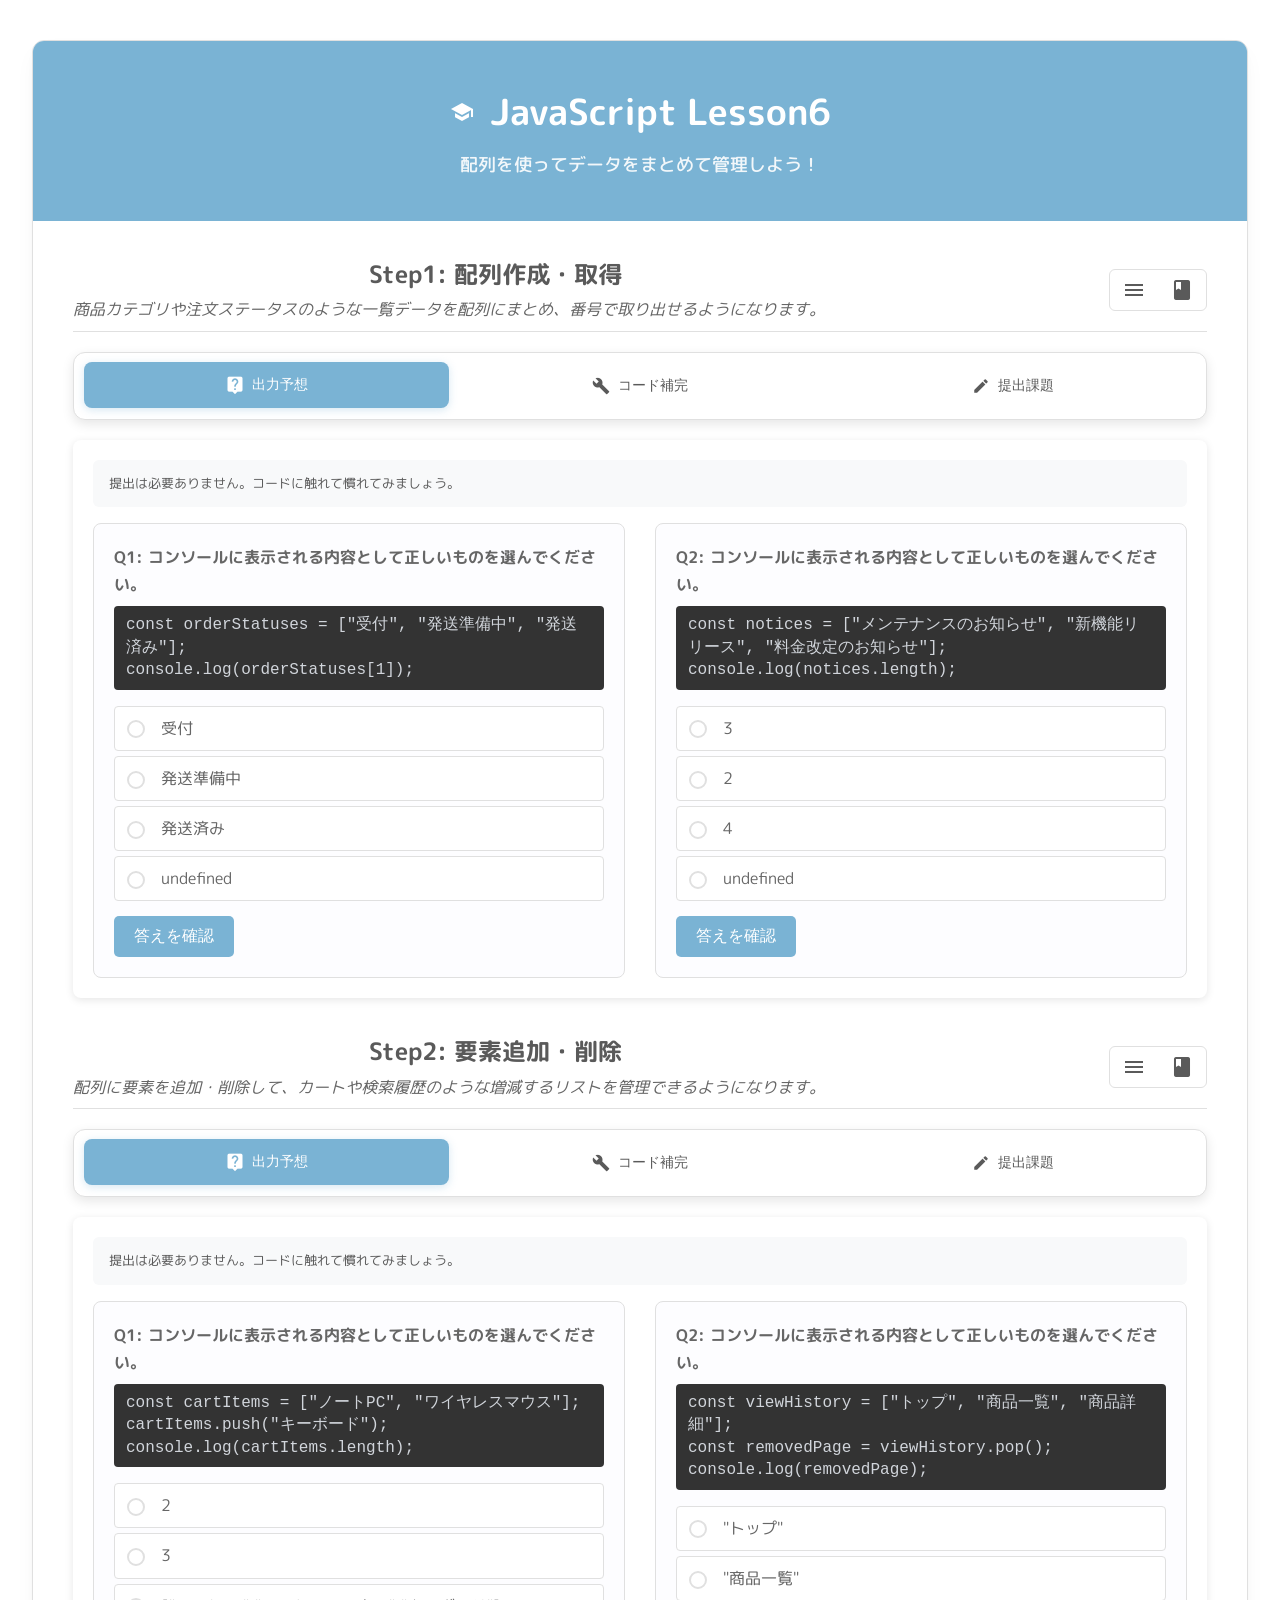
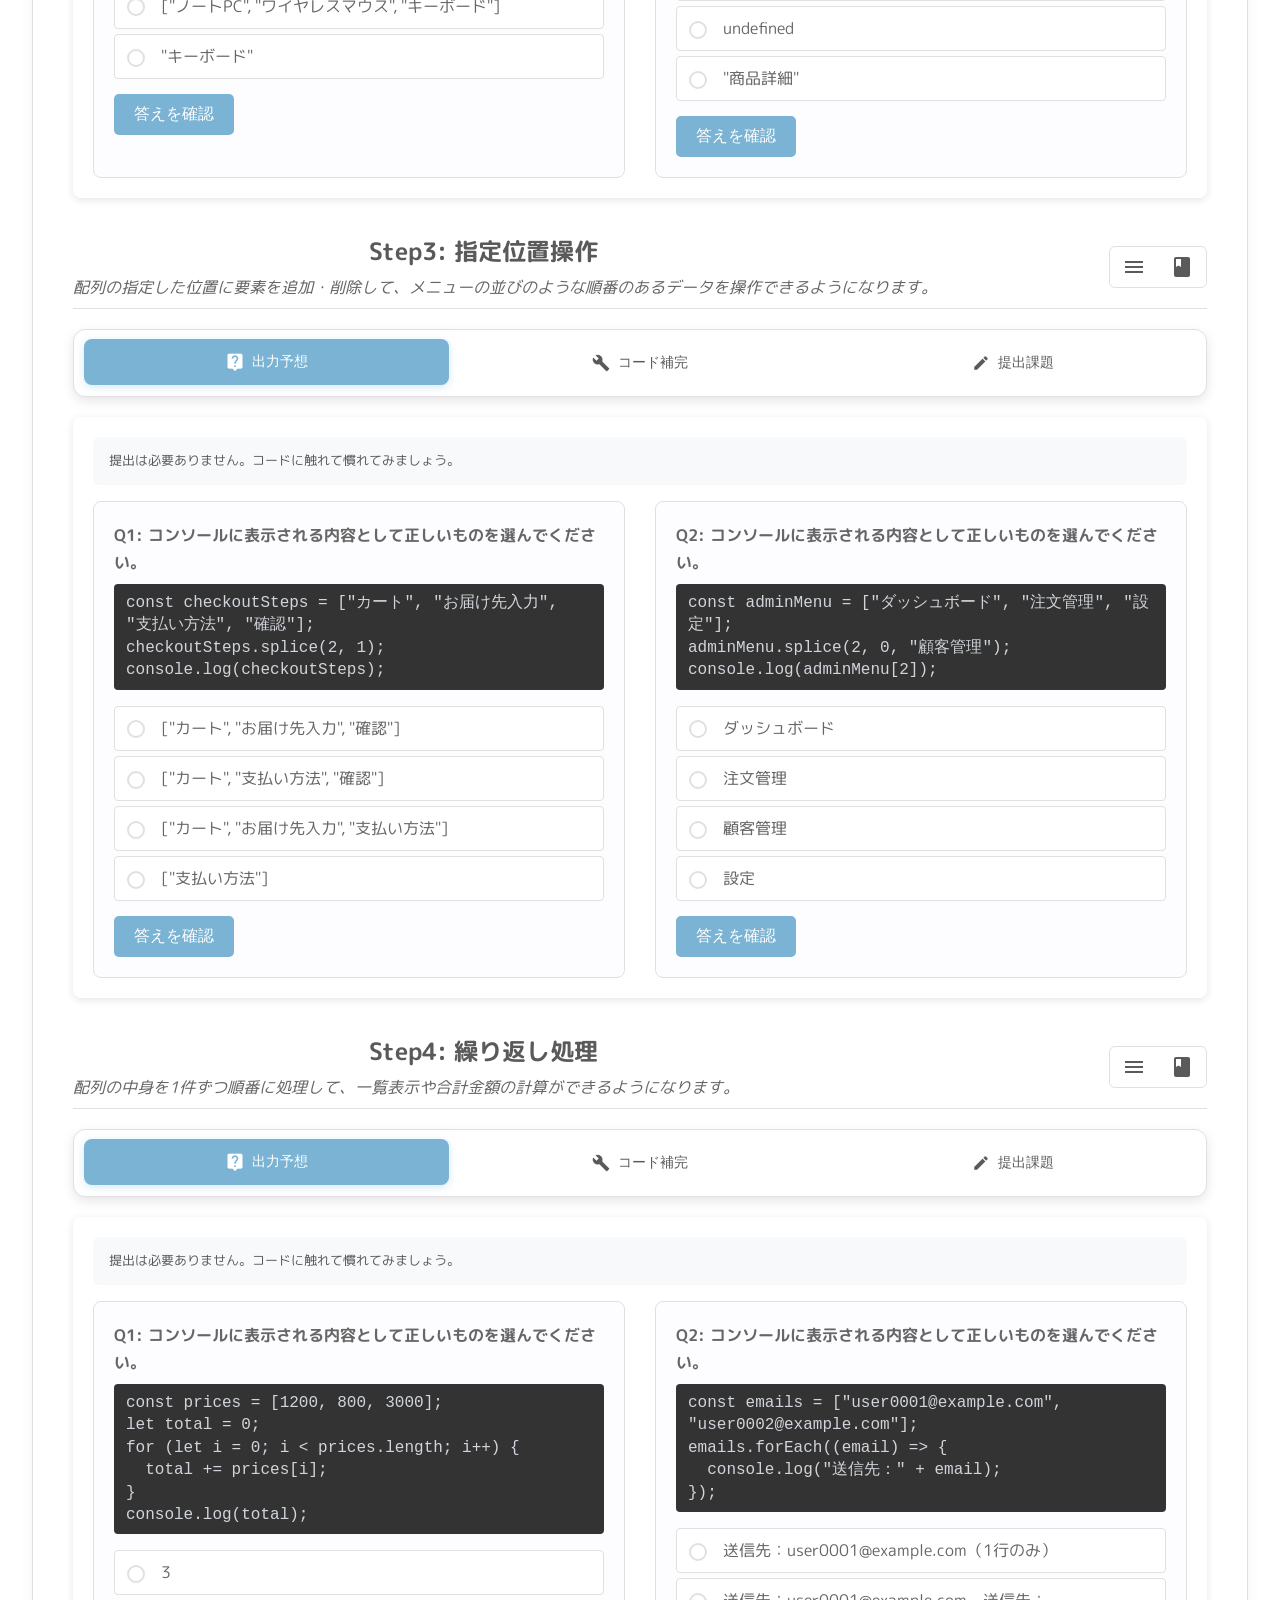
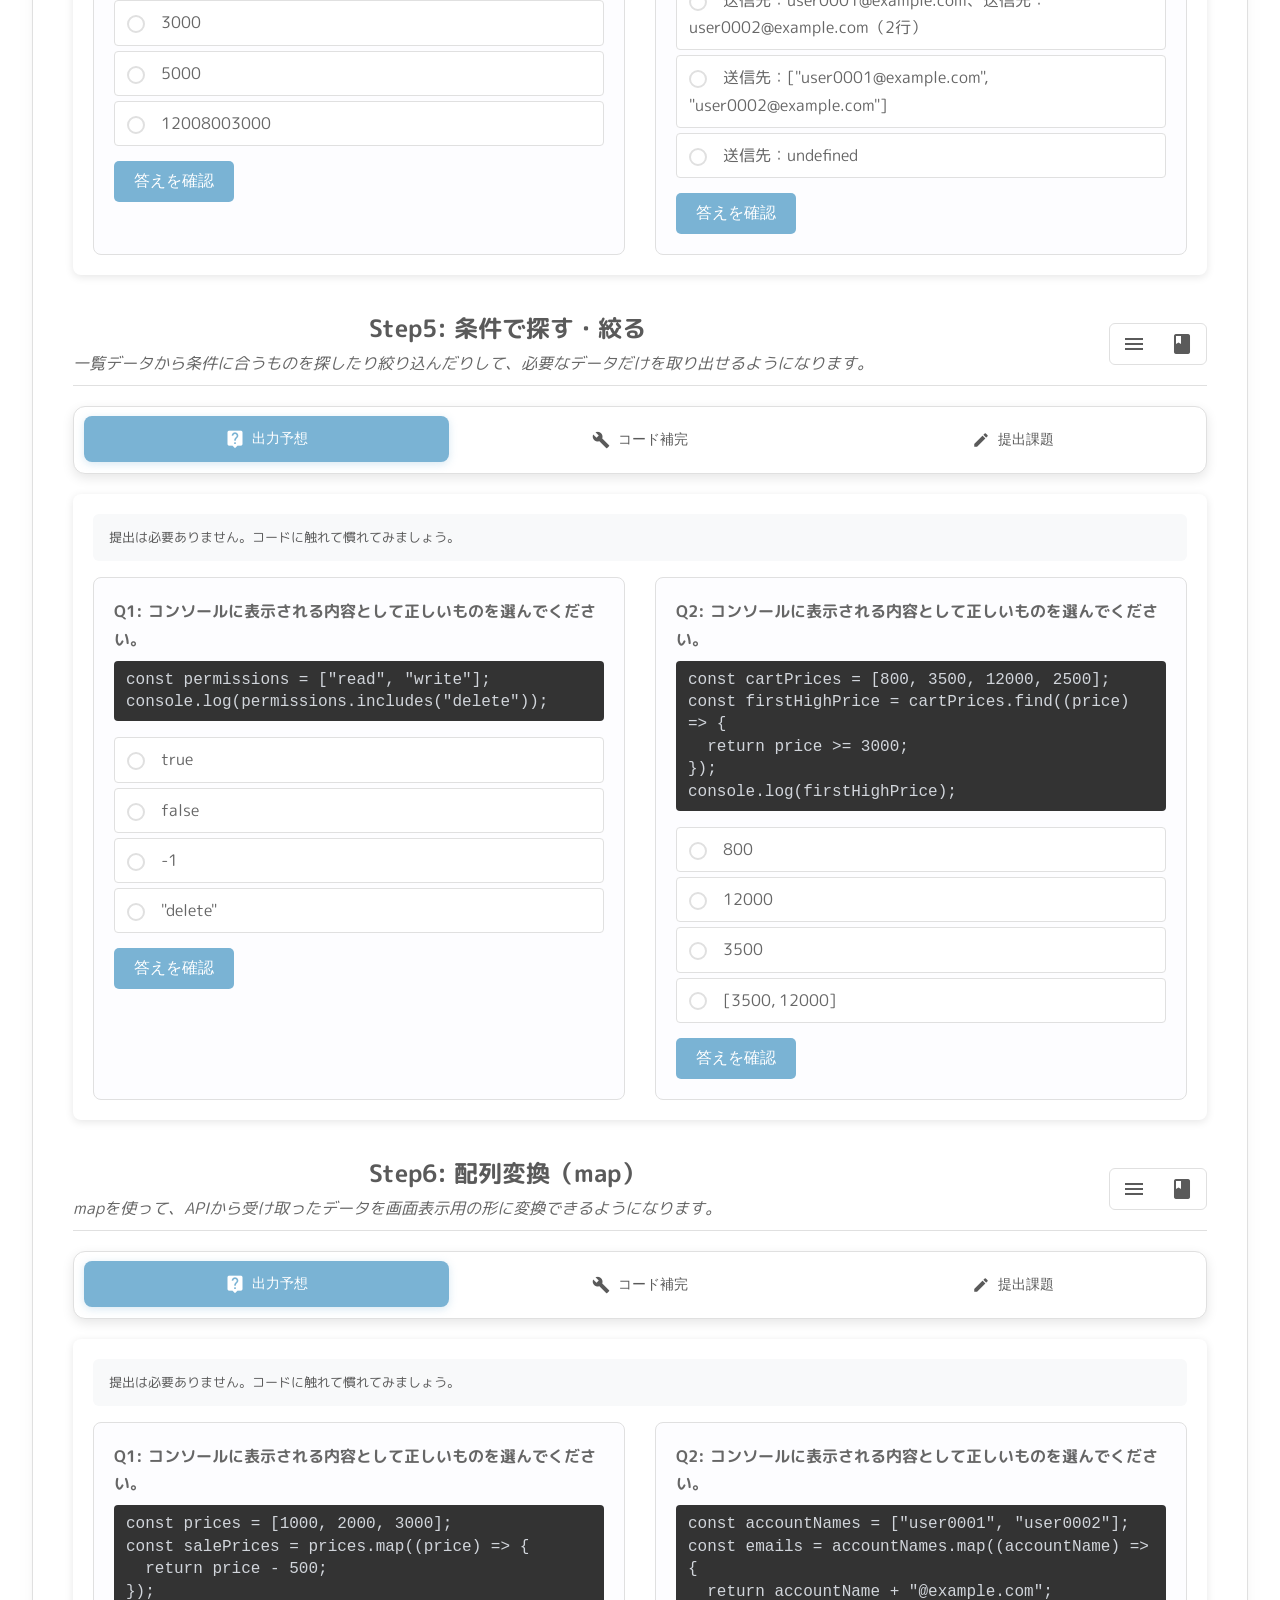
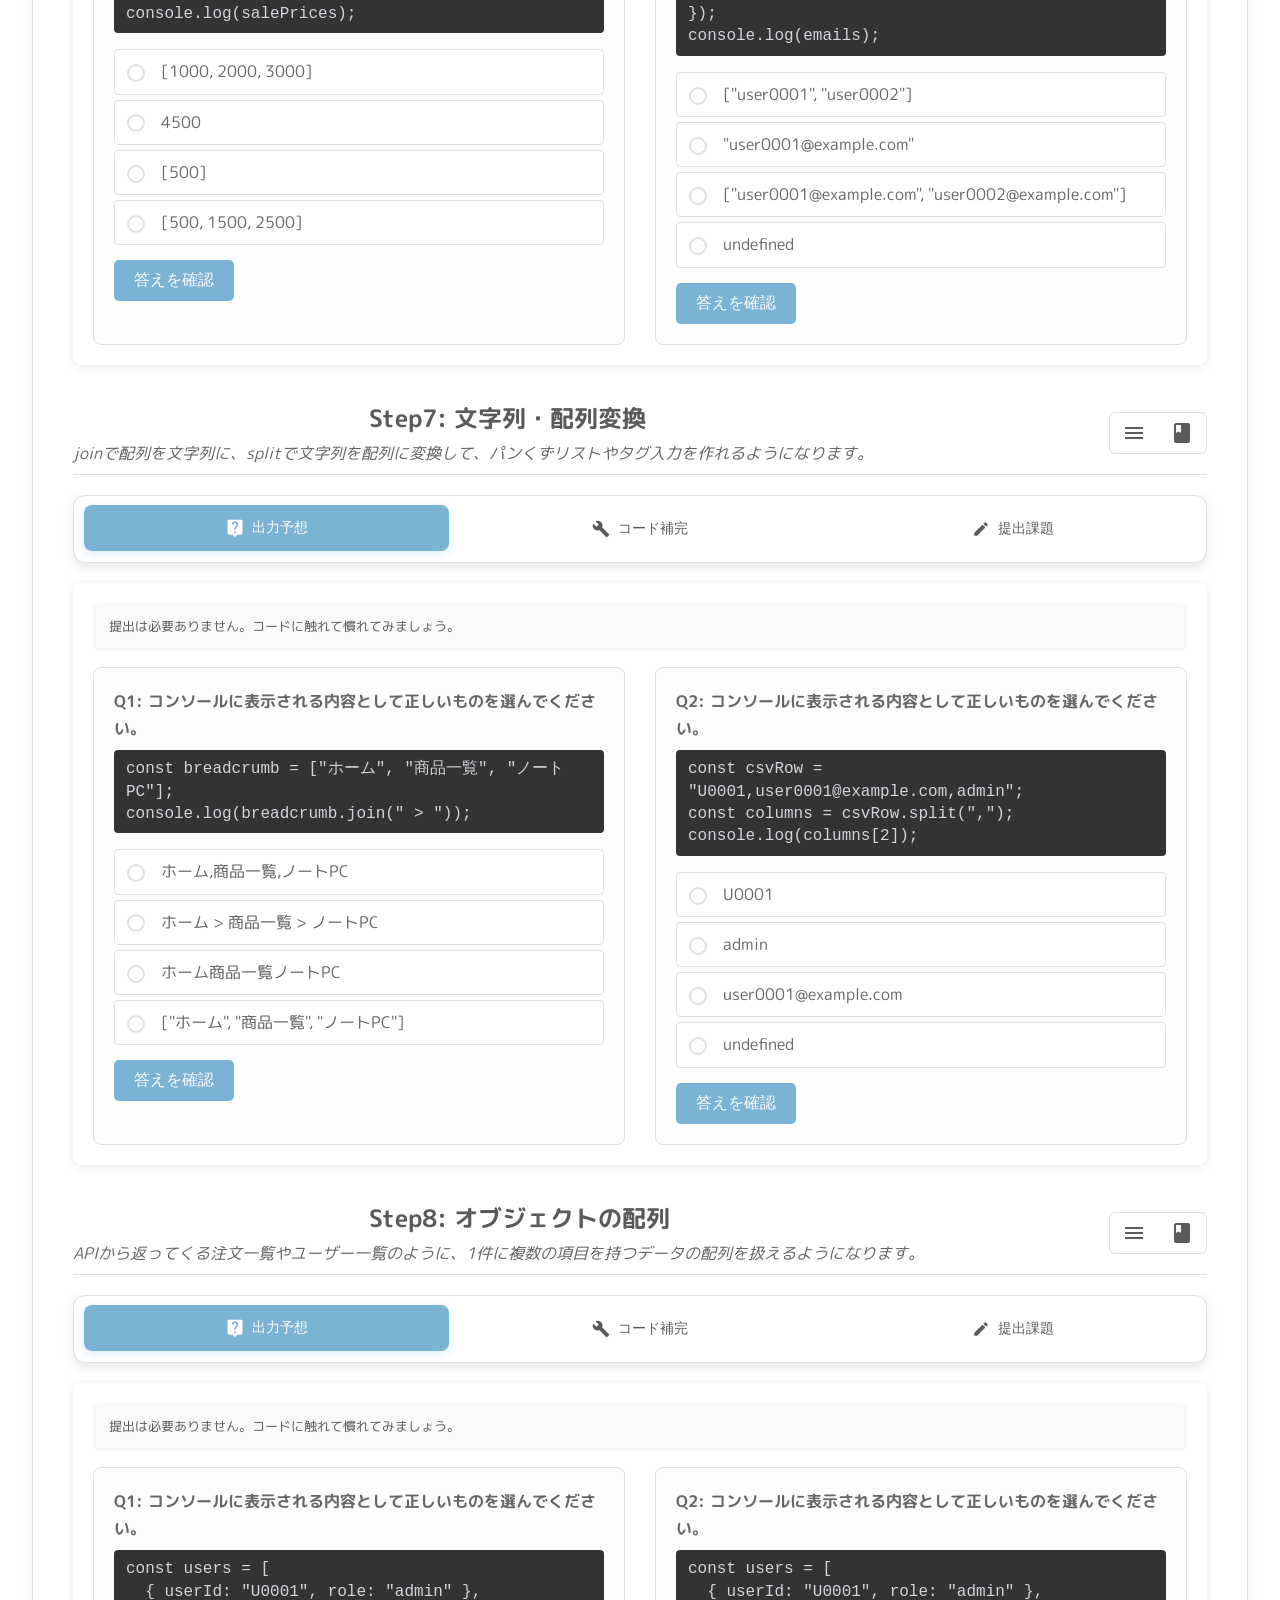
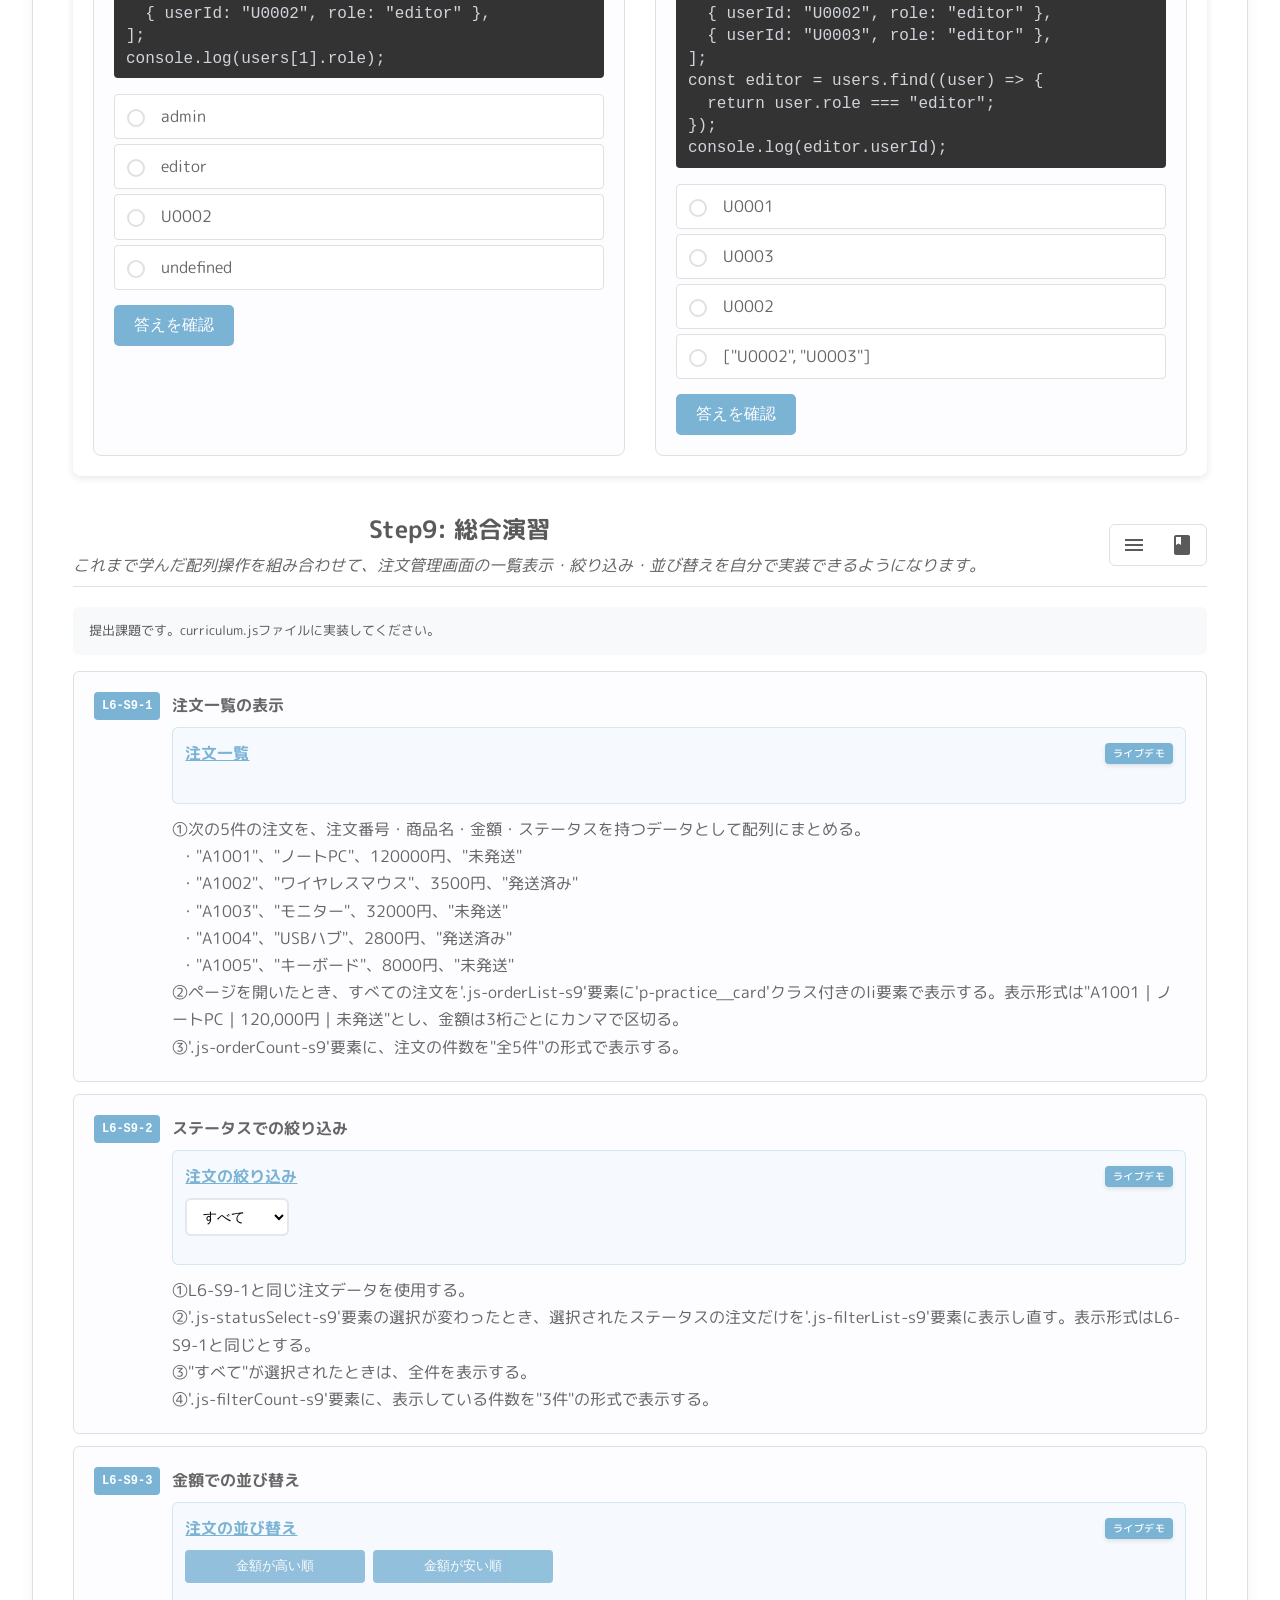
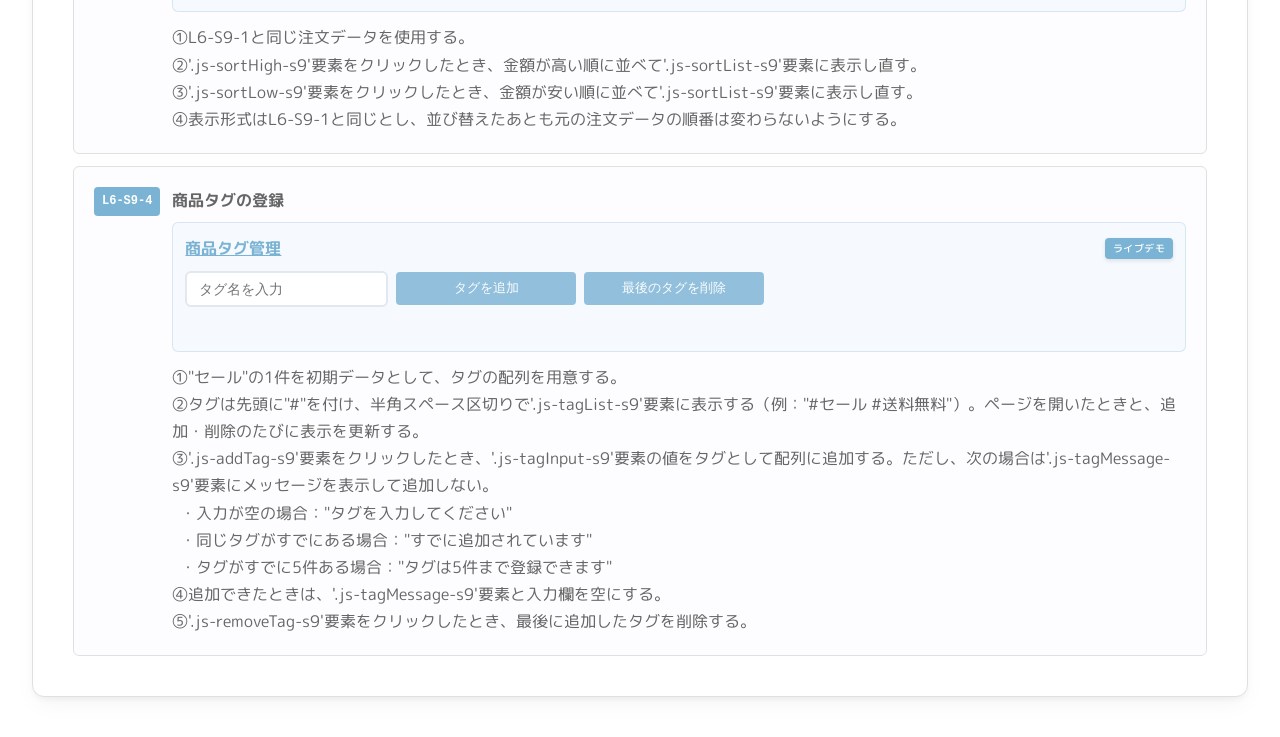
<file: lesson6/index.html>
<!doctype html>
<html lang="ja">
  <head>
    <meta charset="UTF-8" />
    <meta name="viewport" content="width=device-width, initial-scale=1.0" />
    <title>JavaScript練習 - Lesson6</title>
    <link rel="icon" href="../common/assets/image/favicon.ico" type="image/png" />
    <link rel="stylesheet" href="../common/assets/css/reset.css" />
    <link rel="stylesheet" href="../common/assets/css/base.css" />
    <link rel="stylesheet" href="../common/assets/css/style.css" />
    <link rel="stylesheet" href="assets/css/base.css" />
    <link href="https://fonts.googleapis.com/icon?family=Material+Icons" rel="stylesheet" />
  </head>
  <body>
    <div class="l-wrapper">
      <header class="l-header">
        <div class="p-headerTitle">
          <span class="material-icons">school</span>
          <h1 class="c-title-top">JavaScript Lesson6</h1>
        </div>
        <p class="c-title-sub">配列を使ってデータをまとめて管理しよう！</p>
      </header>
      <main class="l-main">
        <!-- Step1 -->
        <section class="p-section js-section">
          <div class="p-section__title">
            <div class="p-section__title--content">
              <h2 class="p-section__title--top">
                <span class="material-icons">auto_awesome</span>
                <p>Step1: 配列作成・取得</p>
              </h2>
              <span class="c-useCase">商品カテゴリや注文ステータスのような一覧データを配列にまとめ、番号で取り出せるようになります。</span>
            </div>
            <a href="#" target="_blank" class="c-link js-tooltip" data-tooltip="解説を読む">
              <span class="material-icons">menu_book</span>
            </a>
          </div>
          <div class="p-section__step js-tab">
            <button class="c-tab js-tab-btn is-active" data-tab="quiz">
              <span class="material-icons">live_help</span>
              出力予想
            </button>
            <button class="c-tab js-tab-btn u-ml-8" data-tab="blank">
              <span class="material-icons">build</span>
              コード補完
            </button>
            <button class="c-tab js-tab-btn u-ml-8" data-tab="task">
              <span class="material-icons">edit</span>
              提出課題
            </button>
          </div>
          <!-- 出力予想 -->
          <div class="p-section__tab js-tab-content is-active" data-tab-content="quiz">
            <div class="p-desc">
              <p class="c-text">提出は必要ありません。コードに触れて慣れてみましょう。</p>
            </div>
            <div class="p-quiz">
              <div class="p-quiz__container">
                <div class="p-quiz__item js-quizItem">
                  <h4 class="c-title-question">Q1: コンソールに表示される内容として正しいものを選んでください。</h4>
                  <div class="c-code u-mb-16">
                    const orderStatuses = ["受付", "発送準備中", "発送済み"];<br />
                    console.log(orderStatuses[1]);
                  </div>
                  <div class="p-choice js-choices">
                    <label class="p-choice__item"><input type="radio" name="q1_1" value="a" /> 受付</label>
                    <label class="p-choice__item"><input type="radio" name="q1_1" value="b" /> 発送準備中</label>
                    <label class="p-choice__item"><input type="radio" name="q1_1" value="c" /> 発送済み</label>
                    <label class="p-choice__item"><input type="radio" name="q1_1" value="d" /> undefined</label>
                  </div>
                  <div class="p-result u-mb-10 js-quiz-result--11">
                    <span class="js-quiz-message--11 u-color-message u-hide">選択肢を選んでください。</span>
                    <span class="js-quiz-correct--11 u-color-normal u-hide">〇 正解！</span>
                    <span class="js-quiz-incorrect--11 u-color-warning u-hide">
                      ✕ 不正解。<br />
                      正解は「発送準備中」です。<br />
                      配列の番号（インデックス）は0から始まるため、[1]は2番目の要素を指します。1から数えてしまうのは新人がよくやるミスです。
                    </span>
                  </div>
                  <button data-quiz-id="q1_1" data-step-question-id="11" class="c-btn">答えを確認</button>
                </div>
                <div class="p-quiz__item js-quizItem">
                  <h4 class="c-title-question">Q2: コンソールに表示される内容として正しいものを選んでください。</h4>
                  <div class="c-code u-mb-16">
                    const notices = ["メンテナンスのお知らせ", "新機能リリース", "料金改定のお知らせ"];<br />
                    console.log(notices.length);
                  </div>
                  <div class="p-choice js-choices">
                    <label class="p-choice__item"><input type="radio" name="q1_2" value="a" /> 3</label>
                    <label class="p-choice__item"><input type="radio" name="q1_2" value="b" /> 2</label>
                    <label class="p-choice__item"><input type="radio" name="q1_2" value="c" /> 4</label>
                    <label class="p-choice__item"><input type="radio" name="q1_2" value="d" /> undefined</label>
                  </div>
                  <div class="p-result u-mb-10 js-quiz-result--12">
                    <span class="js-quiz-message--12 u-color-message u-hide">選択肢を選んでください。</span>
                    <span class="js-quiz-correct--12 u-color-normal u-hide">〇 正解！</span>
                    <span class="js-quiz-incorrect--12 u-color-warning u-hide">
                      ✕ 不正解。<br />
                      正解は「3」です。<br />
                      lengthは配列の要素数を返します。実務では「お知らせ 3件」のような件数表示によく使います。
                    </span>
                  </div>
                  <button data-quiz-id="q1_2" data-step-question-id="12" class="c-btn">答えを確認</button>
                </div>
              </div>
            </div>
          </div>
          <!-- コード補完 -->
          <div class="p-section__tab js-tab-content" data-tab-content="blank">
            <div class="p-desc">
              <p class="c-text">提出は必要ありません。コードに触れて慣れてみましょう。</p>
            </div>
            <div class="p-blank">
              <div class="p-blank__container">
                <div class="p-blank__item js-blankItem">
                  <h4 class="c-title-question">Q1: 先頭のカテゴリと2番目のカテゴリを順にコンソールに表示するコードの空欄を埋めてください。</h4>
                  <div class="c-code -blank">
                    const categories = ["PC本体", "周辺機器", "ソフトウェア"];<br />
                    console.log(categories[<label for="blank-111" class="c-label-input">インデックス番号</label
                    ><input type="text" class="c-input js-blank--11-1" id="blank-111" placeholder="①" />]);<br />
                    console.log(categories[<label for="blank-112" class="c-label-input">インデックス番号</label><input type="text" class="c-input js-blank--11-2" id="blank-112" placeholder="②" />]);
                  </div>
                  <div class="p-result u-mb-10 js-blank-result--11">
                    <span class="js-blank-message--11 u-color-message u-hide">すべての空欄を埋めてください</span>
                    <span class="js-blank-correct--11 u-color-normal u-hide">〇 正解！</span>
                    <span class="js-blank-incorrect--11 u-color-warning u-hide">
                      ✕ 不正解。<br />
                      正解は ①0 ②1 です。<br />
                      インデックスは0から始まるため、先頭は[0]、2番目は[1]で取得します。
                    </span>
                  </div>
                  <button data-blank-id="11" class="c-btn">答えを確認</button>
                </div>
                <div class="p-blank__item js-blankItem">
                  <h4 class="c-title-question">Q2: カート内の商品数を変数に保存し、"カート内：3点"と表示するコードの空欄を埋めてください。</h4>
                  <div class="c-code -blank">
                    const cartItems = ["ノートPC", "ワイヤレスマウス", "USBハブ"];<br />
                    const itemCount = cartItems.<label for="blank-121" class="c-label-input">プロパティ名</label
                    ><input type="text" class="c-input js-blank--12-1" id="blank-121" placeholder="①" />;<br />
                    console.log("カート内：" + <label for="blank-122" class="c-label-input">変数名</label><input type="text" class="c-input js-blank--12-2" id="blank-122" placeholder="②" /> + "点");
                  </div>
                  <div class="p-result u-mb-10 js-blank-result--12">
                    <span class="js-blank-message--12 u-color-message u-hide">すべての空欄を埋めてください</span>
                    <span class="js-blank-correct--12 u-color-normal u-hide">〇 正解！</span>
                    <span class="js-blank-incorrect--12 u-color-warning u-hide">
                      ✕ 不正解。<br />
                      正解は ①length ②itemCount です。<br />
                      lengthプロパティで配列の要素数を取得し、変数itemCountに保存してから表示に使います。
                    </span>
                  </div>
                  <button data-blank-id="12" class="c-btn">答えを確認</button>
                </div>
              </div>
            </div>
          </div>
          <!-- 提出課題 -->
          <div class="p-section__tab js-tab-content" data-tab-content="task">
            <div class="p-desc">
              <p class="c-text">提出課題です。curriculum.jsファイルに実装してください。</p>
            </div>
            <div id="q1" class="p-practice">
              <h2 class="c-title-lesson">商品カテゴリを取り出す練習</h2>
              <div class="p-practice__inner">
                <div class="p-practice__card js-firstCategory-s1">ここに先頭のカテゴリが表示されます。</div>
                <div class="p-practice__card js-lastCategory-s1">ここに最後のカテゴリが表示されます。</div>
              </div>
            </div>
            <div class="p-task">
              <div class="p-task__item">
                <span class="c-tag js-tooltip" data-tooltip="問題番号をコピー" data-copy>L6-S1-1</span>
                <p class="u-flex-1">
                  ①"PC本体"、"周辺機器"、"ソフトウェア"、"サポート"の4つのカテゴリを、この順番で配列にまとめる。<br />
                  ②先頭のカテゴリを'.js-firstCategory-s1'要素のテキストに表示する。
                </p>
              </div>
              <div class="p-task__item">
                <span class="c-tag js-tooltip" data-tooltip="問題番号をコピー" data-copy>L6-S1-2</span>
                <p class="u-flex-1">
                  L6-S1-1の配列の最後のカテゴリを'.js-lastCategory-s1'要素のテキストに表示する。<br />
                  配列の要素数が増減しても、常に最後の要素が表示されるようにする。
                </p>
              </div>
            </div>
          </div>
        </section>
        <!-- Step2 -->
        <section class="p-section js-section">
          <div class="p-section__title">
            <div class="p-section__title--content">
              <h2 class="p-section__title--top">
                <span class="material-icons">auto_awesome</span>
                <p>Step2: 要素追加・削除</p>
              </h2>
              <span class="c-useCase">配列に要素を追加・削除して、カートや検索履歴のような増減するリストを管理できるようになります。</span>
            </div>
            <a href="#" target="_blank" class="c-link js-tooltip" data-tooltip="解説を読む">
              <span class="material-icons">menu_book</span>
            </a>
          </div>
          <div class="p-section__step js-tab">
            <button class="c-tab js-tab-btn is-active" data-tab="quiz2">
              <span class="material-icons">live_help</span>
              出力予想
            </button>
            <button class="c-tab js-tab-btn u-ml-8" data-tab="blank2">
              <span class="material-icons">build</span>
              コード補完
            </button>
            <button class="c-tab js-tab-btn u-ml-8" data-tab="task2">
              <span class="material-icons">edit</span>
              提出課題
            </button>
          </div>
          <!-- 出力予想 -->
          <div class="p-section__tab js-tab-content is-active" data-tab-content="quiz2">
            <div class="p-desc">
              <p class="c-text">提出は必要ありません。コードに触れて慣れてみましょう。</p>
            </div>
            <div class="p-quiz">
              <div class="p-quiz__container">
                <div class="p-quiz__item js-quizItem">
                  <h4 class="c-title-question">Q1: コンソールに表示される内容として正しいものを選んでください。</h4>
                  <div class="c-code u-mb-16">
                    const cartItems = ["ノートPC", "ワイヤレスマウス"];<br />
                    cartItems.push("キーボード");<br />
                    console.log(cartItems.length);
                  </div>
                  <div class="p-choice js-choices">
                    <label class="p-choice__item"><input type="radio" name="q2_1" value="a" /> 2</label>
                    <label class="p-choice__item"><input type="radio" name="q2_1" value="b" /> 3</label>
                    <label class="p-choice__item"><input type="radio" name="q2_1" value="c" /> ["ノートPC", "ワイヤレスマウス", "キーボード"]</label>
                    <label class="p-choice__item"><input type="radio" name="q2_1" value="d" /> "キーボード"</label>
                  </div>
                  <div class="p-result u-mb-10 js-quiz-result--21">
                    <span class="js-quiz-message--21 u-color-message u-hide">選択肢を選んでください。</span>
                    <span class="js-quiz-correct--21 u-color-normal u-hide">〇 正解！</span>
                    <span class="js-quiz-incorrect--21 u-color-warning u-hide">
                      ✕ 不正解。<br />
                      正解は「3」です。<br />
                      pushは配列の末尾に要素を追加します。追加後の要素数は3になります。
                    </span>
                  </div>
                  <button data-quiz-id="q2_1" data-step-question-id="21" class="c-btn">答えを確認</button>
                </div>
                <div class="p-quiz__item js-quizItem">
                  <h4 class="c-title-question">Q2: コンソールに表示される内容として正しいものを選んでください。</h4>
                  <div class="c-code u-mb-16">
                    const viewHistory = ["トップ", "商品一覧", "商品詳細"];<br />
                    const removedPage = viewHistory.pop();<br />
                    console.log(removedPage);
                  </div>
                  <div class="p-choice js-choices">
                    <label class="p-choice__item"><input type="radio" name="q2_2" value="a" /> "トップ"</label>
                    <label class="p-choice__item"><input type="radio" name="q2_2" value="b" /> "商品一覧"</label>
                    <label class="p-choice__item"><input type="radio" name="q2_2" value="c" /> undefined</label>
                    <label class="p-choice__item"><input type="radio" name="q2_2" value="d" /> "商品詳細"</label>
                  </div>
                  <div class="p-result u-mb-10 js-quiz-result--22">
                    <span class="js-quiz-message--22 u-color-message u-hide">選択肢を選んでください。</span>
                    <span class="js-quiz-correct--22 u-color-normal u-hide">〇 正解！</span>
                    <span class="js-quiz-incorrect--22 u-color-warning u-hide">
                      ✕ 不正解。<br />
                      正解は「"商品詳細"」です。<br />
                      popは配列の末尾の要素を取り除き、その要素を返します。
                    </span>
                  </div>
                  <button data-quiz-id="q2_2" data-step-question-id="22" class="c-btn">答えを確認</button>
                </div>
              </div>
            </div>
          </div>
          <!-- コード補完 -->
          <div class="p-section__tab js-tab-content" data-tab-content="blank2">
            <div class="p-desc">
              <p class="c-text">提出は必要ありません。コードに触れて慣れてみましょう。</p>
            </div>
            <div class="p-blank">
              <div class="p-blank__container">
                <div class="p-blank__item js-blankItem">
                  <h4 class="c-title-question">Q1: カートの末尾に商品を追加したあと、間違えて追加した末尾の商品を取り消すコードの空欄を埋めてください。</h4>
                  <div class="c-code -blank">
                    const cartItems = ["ノートPC", "ワイヤレスマウス"];<br />
                    cartItems.<label for="blank-211" class="c-label-input">メソッド名</label><input type="text" class="c-input js-blank--21-1" id="blank-211" placeholder="①" />("キーボード");<br />
                    const canceledItem = cartItems.<label for="blank-212" class="c-label-input">メソッド名</label
                    ><input type="text" class="c-input js-blank--21-2" id="blank-212" placeholder="②" />();<br />
                    console.log(canceledItem);
                  </div>
                  <div class="p-result u-mb-10 js-blank-result--21">
                    <span class="js-blank-message--21 u-color-message u-hide">すべての空欄を埋めてください</span>
                    <span class="js-blank-correct--21 u-color-normal u-hide">〇 正解！</span>
                    <span class="js-blank-incorrect--21 u-color-warning u-hide">
                      ✕ 不正解。<br />
                      正解は ①push ②pop です。<br />
                      pushで末尾に追加し、popで末尾の要素を取り除きます。popは取り除いた要素を返すので、"キーボード"が表示されます。
                    </span>
                  </div>
                  <button data-blank-id="21" class="c-btn">答えを確認</button>
                </div>
                <div class="p-blank__item js-blankItem">
                  <h4 class="c-title-question">Q2: 重要なお知らせを一覧の先頭に追加し、対応が終わったら先頭から取り除くコードの空欄を埋めてください。</h4>
                  <div class="c-code -blank">
                    const notices = ["定期メンテナンス", "新機能リリース"];<br />
                    notices.<label for="blank-221" class="c-label-input">メソッド名</label
                    ><input type="text" class="c-input js-blank--22-1" id="blank-221" placeholder="①" />("【重要】障害発生のお知らせ");<br />
                    console.log(notices[0]);<br />
                    notices.<label for="blank-222" class="c-label-input">メソッド名</label><input type="text" class="c-input js-blank--22-2" id="blank-222" placeholder="②" />();<br />
                    console.log(notices[0]);
                  </div>
                  <div class="p-result u-mb-10 js-blank-result--22">
                    <span class="js-blank-message--22 u-color-message u-hide">すべての空欄を埋めてください</span>
                    <span class="js-blank-correct--22 u-color-normal u-hide">〇 正解！</span>
                    <span class="js-blank-incorrect--22 u-color-warning u-hide">
                      ✕ 不正解。<br />
                      正解は ①unshift ②shift です。<br />
                      unshiftは配列の先頭に要素を追加し、shiftは先頭の要素を取り除きます。末尾を操作するpush / popとセットで覚えると便利です。
                    </span>
                  </div>
                  <button data-blank-id="22" class="c-btn">答えを確認</button>
                </div>
              </div>
            </div>
          </div>
          <!-- 提出課題 -->
          <div class="p-section__tab js-tab-content" data-tab-content="task2">
            <div class="p-desc">
              <p class="c-text">提出課題です。curriculum.jsファイルに実装してください。</p>
            </div>
            <div id="q2" class="p-practice">
              <h2 class="c-title-lesson">検索履歴を管理する練習</h2>
              <div class="p-practice__inner -column -align-start -gap-16">
                <div class="p-practice__item">
                  <input type="text" class="c-input js-keywordInput-s2" placeholder="検索キーワードを入力" />
                  <button type="button" class="c-button-practice js-addBtn-s2">履歴に追加</button>
                  <button type="button" class="c-button-practice js-removeBtn-s2">最後の履歴を削除</button>
                </div>
                <ul class="p-practice__item js-historyList-s2">
                  <li class="p-practice__card">ノートPC</li>
                  <li class="p-practice__card">ワイヤレスマウス</li>
                </ul>
              </div>
            </div>
            <div class="p-task">
              <div class="p-task__item">
                <span class="c-tag js-tooltip" data-tooltip="問題番号をコピー" data-copy>L6-S2-1</span>
                <p class="u-flex-1">
                  ①"ノートPC"、"ワイヤレスマウス"の2件を、検索履歴の初期データとして配列にまとめる。<br />
                  ②'.js-addBtn-s2'要素をクリックしたとき、'.js-keywordInput-s2'要素に入力された値を配列の末尾に追加する。<br />
                  ③配列のすべての要素を'.js-historyList-s2'要素の中に'p-practice__card'クラス付きのli要素で表示し直す。<br />
                  ④入力欄を空にする。
                </p>
              </div>
              <div class="p-task__item">
                <span class="c-tag js-tooltip" data-tooltip="問題番号をコピー" data-copy>L6-S2-2</span>
                <p class="u-flex-1">
                  ①'.js-removeBtn-s2'要素をクリックしたとき、最後に追加したキーワードを配列から削除する。<br />
                  ②'.js-historyList-s2'要素の表示を更新する。
                </p>
              </div>
            </div>
          </div>
        </section>
        <!-- Step3 -->
        <section class="p-section js-section">
          <div class="p-section__title">
            <div class="p-section__title--content">
              <h2 class="p-section__title--top">
                <span class="material-icons">auto_awesome</span>
                <p>Step3: 指定位置操作</p>
              </h2>
              <span class="c-useCase">配列の指定した位置に要素を追加・削除して、メニューの並びのような順番のあるデータを操作できるようになります。</span>
            </div>
            <a href="#" target="_blank" class="c-link js-tooltip" data-tooltip="解説を読む">
              <span class="material-icons">menu_book</span>
            </a>
          </div>
          <div class="p-section__step js-tab">
            <button class="c-tab js-tab-btn is-active" data-tab="quiz3">
              <span class="material-icons">live_help</span>
              出力予想
            </button>
            <button class="c-tab js-tab-btn u-ml-8" data-tab="blank3">
              <span class="material-icons">build</span>
              コード補完
            </button>
            <button class="c-tab js-tab-btn u-ml-8" data-tab="task3">
              <span class="material-icons">edit</span>
              提出課題
            </button>
          </div>
          <!-- 出力予想 -->
          <div class="p-section__tab js-tab-content is-active" data-tab-content="quiz3">
            <div class="p-desc">
              <p class="c-text">提出は必要ありません。コードに触れて慣れてみましょう。</p>
            </div>
            <div class="p-quiz">
              <div class="p-quiz__container">
                <div class="p-quiz__item js-quizItem">
                  <h4 class="c-title-question">Q1: コンソールに表示される内容として正しいものを選んでください。</h4>
                  <div class="c-code u-mb-16">
                    const checkoutSteps = ["カート", "お届け先入力", "支払い方法", "確認"];<br />
                    checkoutSteps.splice(2, 1);<br />
                    console.log(checkoutSteps);
                  </div>
                  <div class="p-choice js-choices">
                    <label class="p-choice__item"><input type="radio" name="q3_1" value="a" /> ["カート", "お届け先入力", "確認"]</label>
                    <label class="p-choice__item"><input type="radio" name="q3_1" value="b" /> ["カート", "支払い方法", "確認"]</label>
                    <label class="p-choice__item"><input type="radio" name="q3_1" value="c" /> ["カート", "お届け先入力", "支払い方法"]</label>
                    <label class="p-choice__item"><input type="radio" name="q3_1" value="d" /> ["支払い方法"]</label>
                  </div>
                  <div class="p-result u-mb-10 js-quiz-result--31">
                    <span class="js-quiz-message--31 u-color-message u-hide">選択肢を選んでください。</span>
                    <span class="js-quiz-correct--31 u-color-normal u-hide">〇 正解！</span>
                    <span class="js-quiz-incorrect--31 u-color-warning u-hide">
                      ✕ 不正解。<br />
                      正解は「["カート", "お届け先入力", "確認"]」です。<br />
                      splice(2, 1)はインデックス2の位置から1つ削除します。インデックス2は3番目の"支払い方法"です。
                    </span>
                  </div>
                  <button data-quiz-id="q3_1" data-step-question-id="31" class="c-btn">答えを確認</button>
                </div>
                <div class="p-quiz__item js-quizItem">
                  <h4 class="c-title-question">Q2: コンソールに表示される内容として正しいものを選んでください。</h4>
                  <div class="c-code u-mb-16">
                    const adminMenu = ["ダッシュボード", "注文管理", "設定"];<br />
                    adminMenu.splice(2, 0, "顧客管理");<br />
                    console.log(adminMenu[2]);
                  </div>
                  <div class="p-choice js-choices">
                    <label class="p-choice__item"><input type="radio" name="q3_2" value="a" /> ダッシュボード</label>
                    <label class="p-choice__item"><input type="radio" name="q3_2" value="b" /> 注文管理</label>
                    <label class="p-choice__item"><input type="radio" name="q3_2" value="c" /> 顧客管理</label>
                    <label class="p-choice__item"><input type="radio" name="q3_2" value="d" /> 設定</label>
                  </div>
                  <div class="p-result u-mb-10 js-quiz-result--32">
                    <span class="js-quiz-message--32 u-color-message u-hide">選択肢を選んでください。</span>
                    <span class="js-quiz-correct--32 u-color-normal u-hide">〇 正解！</span>
                    <span class="js-quiz-incorrect--32 u-color-warning u-hide">
                      ✕ 不正解。<br />
                      正解は「顧客管理」です。<br />
                      splice(2, 0, "顧客管理")はインデックス2の位置に、何も削除せずに"顧客管理"を挿入します。"設定"は後ろにずれます。
                    </span>
                  </div>
                  <button data-quiz-id="q3_2" data-step-question-id="32" class="c-btn">答えを確認</button>
                </div>
              </div>
            </div>
          </div>
          <!-- コード補完 -->
          <div class="p-section__tab js-tab-content" data-tab-content="blank3">
            <div class="p-desc">
              <p class="c-text">提出は必要ありません。コードに触れて慣れてみましょう。</p>
            </div>
            <div class="p-blank">
              <div class="p-blank__container">
                <div class="p-blank__item js-blankItem">
                  <h4 class="c-title-question">Q1: インデックス1のお知らせを1件だけ削除するコードの空欄を埋めてください。</h4>
                  <div class="c-code -blank">
                    const notices = ["定期メンテナンス", "キャンペーン終了", "新機能リリース"];<br />
                    notices.<label for="blank-311" class="c-label-input">メソッド名</label><input type="text" class="c-input js-blank--31-1" id="blank-311" placeholder="①" />(1,
                    <label for="blank-312" class="c-label-input">削除する個数</label><input type="text" class="c-input js-blank--31-2" id="blank-312" placeholder="②" />);<br />
                    console.log(notices);
                  </div>
                  <div class="p-result u-mb-10 js-blank-result--31">
                    <span class="js-blank-message--31 u-color-message u-hide">すべての空欄を埋めてください</span>
                    <span class="js-blank-correct--31 u-color-normal u-hide">〇 正解！</span>
                    <span class="js-blank-incorrect--31 u-color-warning u-hide">
                      ✕ 不正解。<br />
                      正解は ①splice ②1 です。<br />
                      spliceの第1引数が位置、第2引数が削除する個数です。結果は["定期メンテナンス", "新機能リリース"]になります。
                    </span>
                  </div>
                  <button data-blank-id="31" class="c-btn">答えを確認</button>
                </div>
                <div class="p-blank__item js-blankItem">
                  <h4 class="c-title-question">Q2: インデックス2の位置に"よくある質問"を挿入（削除なし）するコードの空欄を埋めてください。</h4>
                  <div class="c-code -blank">
                    const footerLinks = ["会社概要", "商品一覧", "お問い合わせ"];<br />
                    footerLinks.splice(<label for="blank-321" class="c-label-input">挿入する位置</label><input type="text" class="c-input js-blank--32-1" id="blank-321" placeholder="①" />,
                    <label for="blank-322" class="c-label-input">削除する個数</label><input type="text" class="c-input js-blank--32-2" id="blank-322" placeholder="②" />, "よくある質問");<br />
                    console.log(footerLinks);
                  </div>
                  <div class="p-result u-mb-10 js-blank-result--32">
                    <span class="js-blank-message--32 u-color-message u-hide">すべての空欄を埋めてください</span>
                    <span class="js-blank-correct--32 u-color-normal u-hide">〇 正解！</span>
                    <span class="js-blank-incorrect--32 u-color-warning u-hide">
                      ✕ 不正解。<br />
                      正解は ①2 ②0 です。<br />
                      第1引数に挿入する位置、第2引数に0を指定すると、何も削除せずに挿入だけを行います。
                    </span>
                  </div>
                  <button data-blank-id="32" class="c-btn">答えを確認</button>
                </div>
              </div>
            </div>
          </div>
          <!-- 提出課題 -->
          <div class="p-section__tab js-tab-content" data-tab-content="task3">
            <div class="p-desc">
              <p class="c-text">提出課題です。curriculum.jsファイルに実装してください。</p>
            </div>
            <div id="q3" class="p-practice">
              <h2 class="c-title-lesson">管理画面のメニューを編集する練習</h2>
              <div class="p-practice__inner -column -align-start -gap-16">
                <ul class="p-practice__item js-menuList-s3">
                  <li class="p-practice__card">ダッシュボード</li>
                  <li class="p-practice__card">注文管理</li>
                  <li class="p-practice__card">商品管理</li>
                  <li class="p-practice__card">顧客管理</li>
                  <li class="p-practice__card">設定</li>
                </ul>
                <div class="p-practice__item">
                  <input type="number" class="c-input js-deleteIndex-s3" placeholder="削除する番号" />
                  <button type="button" class="c-button-practice js-deleteBtn-s3">削除</button>
                </div>
                <div class="p-practice__item">
                  <input type="number" class="c-input js-insertIndex-s3" placeholder="追加する位置の番号" />
                  <input type="text" class="c-input js-insertInput-s3" placeholder="メニュー名" />
                  <button type="button" class="c-button-practice js-insertBtn-s3">追加</button>
                </div>
              </div>
            </div>
            <div class="p-task">
              <div class="p-task__item">
                <span class="c-tag js-tooltip" data-tooltip="問題番号をコピー" data-copy>L6-S3-1</span>
                <p class="u-flex-1">
                  ①"ダッシュボード"、"注文管理"、"商品管理"、"顧客管理"、"設定"の5つのメニューを、この順番で配列にまとめる。<br />
                  ②'.js-deleteBtn-s3'要素をクリックしたとき、'.js-deleteIndex-s3'要素に入力された番号のメニューを配列から削除する。番号は画面の並び順どおり、先頭を1とする。<br />
                  ③'.js-menuList-s3'要素の表示を更新する。
                </p>
              </div>
              <div class="p-task__item">
                <span class="c-tag js-tooltip" data-tooltip="問題番号をコピー" data-copy>L6-S3-2</span>
                <p class="u-flex-1">
                  ①'.js-insertBtn-s3'要素をクリックしたとき、'.js-insertIndex-s3'要素に入力された番号の位置に'.js-insertInput-s3'要素の値を追加する。番号は先頭を1とする。<br />
                  ②'.js-menuList-s3'要素の表示を更新する。
                </p>
              </div>
            </div>
          </div>
        </section>
        <!-- Step4 -->
        <section class="p-section js-section">
          <div class="p-section__title">
            <div class="p-section__title--content">
              <h2 class="p-section__title--top">
                <span class="material-icons">auto_awesome</span>
                <p>Step4: 繰り返し処理</p>
              </h2>
              <span class="c-useCase">配列の中身を1件ずつ順番に処理して、一覧表示や合計金額の計算ができるようになります。</span>
            </div>
            <a href="#" target="_blank" class="c-link js-tooltip" data-tooltip="解説を読む">
              <span class="material-icons">menu_book</span>
            </a>
          </div>
          <div class="p-section__step js-tab">
            <button class="c-tab js-tab-btn is-active" data-tab="quiz4">
              <span class="material-icons">live_help</span>
              出力予想
            </button>
            <button class="c-tab js-tab-btn u-ml-8" data-tab="blank4">
              <span class="material-icons">build</span>
              コード補完
            </button>
            <button class="c-tab js-tab-btn u-ml-8" data-tab="task4">
              <span class="material-icons">edit</span>
              提出課題
            </button>
          </div>
          <!-- 出力予想 -->
          <div class="p-section__tab js-tab-content is-active" data-tab-content="quiz4">
            <div class="p-desc">
              <p class="c-text">提出は必要ありません。コードに触れて慣れてみましょう。</p>
            </div>
            <div class="p-quiz">
              <div class="p-quiz__container">
                <div class="p-quiz__item js-quizItem">
                  <h4 class="c-title-question">Q1: コンソールに表示される内容として正しいものを選んでください。</h4>
                  <div class="c-code u-mb-16">
                    const prices = [1200, 800, 3000];<br />
                    let total = 0;<br />
                    for (let i = 0; i &lt; prices.length; i++) {<br />
                    &nbsp;&nbsp;total += prices[i];<br />
                    }<br />
                    console.log(total);
                  </div>
                  <div class="p-choice js-choices">
                    <label class="p-choice__item"><input type="radio" name="q4_1" value="a" /> 3</label>
                    <label class="p-choice__item"><input type="radio" name="q4_1" value="b" /> 3000</label>
                    <label class="p-choice__item"><input type="radio" name="q4_1" value="c" /> 5000</label>
                    <label class="p-choice__item"><input type="radio" name="q4_1" value="d" /> 12008003000</label>
                  </div>
                  <div class="p-result u-mb-10 js-quiz-result--41">
                    <span class="js-quiz-message--41 u-color-message u-hide">選択肢を選んでください。</span>
                    <span class="js-quiz-correct--41 u-color-normal u-hide">〇 正解！</span>
                    <span class="js-quiz-incorrect--41 u-color-warning u-hide">
                      ✕ 不正解。<br />
                      正解は「5000」です。<br />
                      prices[i]で要素を1つずつ取り出し、totalに足していきます。1200 + 800 + 3000 = 5000です。
                    </span>
                  </div>
                  <button data-quiz-id="q4_1" data-step-question-id="41" class="c-btn">答えを確認</button>
                </div>
                <div class="p-quiz__item js-quizItem">
                  <h4 class="c-title-question">Q2: コンソールに表示される内容として正しいものを選んでください。</h4>
                  <div class="c-code u-mb-16">
                    const emails = ["user0001@example.com", "user0002@example.com"];<br />
                    emails.forEach((email) =&gt; {<br />
                    &nbsp;&nbsp;console.log("送信先：" + email);<br />
                    });
                  </div>
                  <div class="p-choice js-choices">
                    <label class="p-choice__item"><input type="radio" name="q4_2" value="a" /> 送信先：user0001@example.com（1行のみ）</label>
                    <label class="p-choice__item"><input type="radio" name="q4_2" value="b" /> 送信先：user0001@example.com、送信先：user0002@example.com（2行）</label>
                    <label class="p-choice__item"><input type="radio" name="q4_2" value="c" /> 送信先：["user0001@example.com", "user0002@example.com"]</label>
                    <label class="p-choice__item"><input type="radio" name="q4_2" value="d" /> 送信先：undefined</label>
                  </div>
                  <div class="p-result u-mb-10 js-quiz-result--42">
                    <span class="js-quiz-message--42 u-color-message u-hide">選択肢を選んでください。</span>
                    <span class="js-quiz-correct--42 u-color-normal u-hide">〇 正解！</span>
                    <span class="js-quiz-incorrect--42 u-color-warning u-hide">
                      ✕ 不正解。<br />
                      正解は「2行表示される」です。<br />
                      forEachは配列の要素を1つずつ取り出して、引数emailに渡しながら処理を繰り返します。
                    </span>
                  </div>
                  <button data-quiz-id="q4_2" data-step-question-id="42" class="c-btn">答えを確認</button>
                </div>
              </div>
            </div>
          </div>
          <!-- コード補完 -->
          <div class="p-section__tab js-tab-content" data-tab-content="blank4">
            <div class="p-desc">
              <p class="c-text">提出は必要ありません。コードに触れて慣れてみましょう。</p>
            </div>
            <div class="p-blank">
              <div class="p-blank__container">
                <div class="p-blank__item js-blankItem">
                  <h4 class="c-title-question">Q1: for文でお知らせを先頭から順にすべてコンソールに表示するコードの空欄を埋めてください。</h4>
                  <div class="c-code -blank">
                    const notices = ["定期メンテナンス", "新機能リリース", "料金改定"];<br />
                    for (let i = <label for="blank-411" class="c-label-input">開始する番号</label><input type="text" class="c-input js-blank--41-1" id="blank-411" placeholder="①" />; i &lt;
                    notices.<label for="blank-412" class="c-label-input">要素数を取得するプロパティ</label><input type="text" class="c-input js-blank--41-2" id="blank-412" placeholder="②" />; i++)
                    {<br />
                    &nbsp;&nbsp;console.log(notices[i]);<br />
                    }
                  </div>
                  <div class="p-result u-mb-10 js-blank-result--41">
                    <span class="js-blank-message--41 u-color-message u-hide">すべての空欄を埋めてください</span>
                    <span class="js-blank-correct--41 u-color-normal u-hide">〇 正解！</span>
                    <span class="js-blank-incorrect--41 u-color-warning u-hide">
                      ✕ 不正解。<br />
                      正解は ①0 ②length です。<br />
                      インデックスは0から始まるのでiも0から始め、lengthより小さい間だけ繰り返します。
                    </span>
                  </div>
                  <button data-blank-id="41" class="c-btn">答えを確認</button>
                </div>
                <div class="p-blank__item js-blankItem">
                  <h4 class="c-title-question">Q2: 注文番号を1件ずつコンソールに表示するコードの空欄を埋めてください。</h4>
                  <div class="c-code -blank">
                    const orderIds = ["A1001", "A1002", "A1003"];<br />
                    orderIds.<label for="blank-421" class="c-label-input">メソッド名</label><input type="text" class="c-input js-blank--42-1" id="blank-421" placeholder="①" />((orderId) =&gt; {<br />
                    &nbsp;&nbsp;console.log(<label for="blank-422" class="c-label-input">引数名</label><input type="text" class="c-input js-blank--42-2" id="blank-422" placeholder="②" />);<br />
                    });
                  </div>
                  <div class="p-result u-mb-10 js-blank-result--42">
                    <span class="js-blank-message--42 u-color-message u-hide">すべての空欄を埋めてください</span>
                    <span class="js-blank-correct--42 u-color-normal u-hide">〇 正解！</span>
                    <span class="js-blank-incorrect--42 u-color-warning u-hide">
                      ✕ 不正解。<br />
                      正解は ①forEach ②orderId です。<br />
                      forEachは要素を1つずつ引数orderIdに渡して処理します。インデックスを自分で管理しなくてよいため、実務ではよく使われます。
                    </span>
                  </div>
                  <button data-blank-id="42" class="c-btn">答えを確認</button>
                </div>
              </div>
            </div>
          </div>
          <!-- 提出課題 -->
          <div class="p-section__tab js-tab-content" data-tab-content="task4">
            <div class="p-desc">
              <p class="c-text">提出課題です。curriculum.jsファイルに実装してください。</p>
            </div>
            <div id="q4" class="p-practice">
              <h2 class="c-title-lesson">通知一覧とカート合計の練習</h2>
              <div class="p-practice__inner -column -align-start -gap-16">
                <div class="p-practice__item">
                  <button type="button" class="c-button-practice js-noticeBtn-s4">通知を表示</button>
                  <ul class="p-practice__item js-noticeList-s4"></ul>
                </div>
                <div class="p-practice__item">
                  <button type="button" class="c-button-practice js-totalBtn-s4">合計を計算</button>
                  <p class="p-practice__display js-cartTotal-s4">ここに合計金額が表示されます。</p>
                </div>
              </div>
            </div>
            <div class="p-task">
              <div class="p-task__item">
                <span class="c-tag js-tooltip" data-tooltip="問題番号をコピー" data-copy>L6-S4-1</span>
                <p class="u-flex-1">
                  ①"定期メンテナンスのお知らせ"、"新機能リリースのお知らせ"、"料金改定のお知らせ"の3件の通知を配列にまとめる。<br />
                  ②'.js-noticeBtn-s4'要素をクリックしたとき、通知を1件ずつ'p-practice__card'クラス付きのli要素にして'.js-noticeList-s4'要素に追加する。<br />
                  ③何回クリックしても、通知が重複して表示されないようにする。
                </p>
              </div>
              <div class="p-task__item">
                <span class="c-tag js-tooltip" data-tooltip="問題番号をコピー" data-copy>L6-S4-2</span>
                <p class="u-flex-1">
                  ①カート内の商品の金額1200、800、3300を、数値の配列にまとめる。<br />
                  ②'.js-totalBtn-s4'要素をクリックしたとき、金額をすべて合計する。<br />
                  ③'.js-cartTotal-s4'要素に"合計：5,300円"の形式で表示する。金額は3桁ごとにカンマで区切る。
                </p>
              </div>
            </div>
          </div>
        </section>
        <!-- Step5 -->
        <section class="p-section js-section">
          <div class="p-section__title">
            <div class="p-section__title--content">
              <h2 class="p-section__title--top">
                <span class="material-icons">auto_awesome</span>
                <p>Step5: 条件で探す・絞る</p>
              </h2>
              <span class="c-useCase">一覧データから条件に合うものを探したり絞り込んだりして、必要なデータだけを取り出せるようになります。</span>
            </div>
            <a href="#" target="_blank" class="c-link js-tooltip" data-tooltip="解説を読む">
              <span class="material-icons">menu_book</span>
            </a>
          </div>
          <div class="p-section__step js-tab">
            <button class="c-tab js-tab-btn is-active" data-tab="quiz5">
              <span class="material-icons">live_help</span>
              出力予想
            </button>
            <button class="c-tab js-tab-btn u-ml-8" data-tab="blank5">
              <span class="material-icons">build</span>
              コード補完
            </button>
            <button class="c-tab js-tab-btn u-ml-8" data-tab="task5">
              <span class="material-icons">edit</span>
              提出課題
            </button>
          </div>
          <!-- 出力予想 -->
          <div class="p-section__tab js-tab-content is-active" data-tab-content="quiz5">
            <div class="p-desc">
              <p class="c-text">提出は必要ありません。コードに触れて慣れてみましょう。</p>
            </div>
            <div class="p-quiz">
              <div class="p-quiz__container">
                <div class="p-quiz__item js-quizItem">
                  <h4 class="c-title-question">Q1: コンソールに表示される内容として正しいものを選んでください。</h4>
                  <div class="c-code u-mb-16">
                    const permissions = ["read", "write"];<br />
                    console.log(permissions.includes("delete"));
                  </div>
                  <div class="p-choice js-choices">
                    <label class="p-choice__item"><input type="radio" name="q5_1" value="a" /> true</label>
                    <label class="p-choice__item"><input type="radio" name="q5_1" value="b" /> false</label>
                    <label class="p-choice__item"><input type="radio" name="q5_1" value="c" /> -1</label>
                    <label class="p-choice__item"><input type="radio" name="q5_1" value="d" /> "delete"</label>
                  </div>
                  <div class="p-result u-mb-10 js-quiz-result--51">
                    <span class="js-quiz-message--51 u-color-message u-hide">選択肢を選んでください。</span>
                    <span class="js-quiz-correct--51 u-color-normal u-hide">〇 正解！</span>
                    <span class="js-quiz-incorrect--51 u-color-warning u-hide">
                      ✕ 不正解。<br />
                      正解は「false」です。<br />
                      includesは指定した値が配列に含まれるかをtrue / falseで返します。"delete"は含まれていないのでfalseです。
                    </span>
                  </div>
                  <button data-quiz-id="q5_1" data-step-question-id="51" class="c-btn">答えを確認</button>
                </div>
                <div class="p-quiz__item js-quizItem">
                  <h4 class="c-title-question">Q2: コンソールに表示される内容として正しいものを選んでください。</h4>
                  <div class="c-code u-mb-16">
                    const cartPrices = [800, 3500, 12000, 2500];<br />
                    const firstHighPrice = cartPrices.find((price) =&gt; {<br />
                    &nbsp;&nbsp;return price &gt;= 3000;<br />
                    });<br />
                    console.log(firstHighPrice);
                  </div>
                  <div class="p-choice js-choices">
                    <label class="p-choice__item"><input type="radio" name="q5_2" value="a" /> 800</label>
                    <label class="p-choice__item"><input type="radio" name="q5_2" value="b" /> 12000</label>
                    <label class="p-choice__item"><input type="radio" name="q5_2" value="c" /> 3500</label>
                    <label class="p-choice__item"><input type="radio" name="q5_2" value="d" /> [3500, 12000]</label>
                  </div>
                  <div class="p-result u-mb-10 js-quiz-result--52">
                    <span class="js-quiz-message--52 u-color-message u-hide">選択肢を選んでください。</span>
                    <span class="js-quiz-correct--52 u-color-normal u-hide">〇 正解！</span>
                    <span class="js-quiz-incorrect--52 u-color-warning u-hide">
                      ✕ 不正解。<br />
                      正解は「3500」です。<br />
                      findは条件に合う最初の1件だけを返します。3000以上は3500と12000ですが、先に見つかる3500が返ります。すべて取り出したいときはfilterを使います。
                    </span>
                  </div>
                  <button data-quiz-id="q5_2" data-step-question-id="52" class="c-btn">答えを確認</button>
                </div>
              </div>
            </div>
          </div>
          <!-- コード補完 -->
          <div class="p-section__tab js-tab-content" data-tab-content="blank5">
            <div class="p-desc">
              <p class="c-text">提出は必要ありません。コードに触れて慣れてみましょう。</p>
            </div>
            <div class="p-blank">
              <div class="p-blank__container">
                <div class="p-blank__item js-blankItem">
                  <h4 class="c-title-question">Q1: カート内で最初に見つかる5000円以上の商品金額を表示するコードの空欄を埋めてください。</h4>
                  <div class="c-code -blank">
                    const cartPrices = [1200, 4800, 9800, 6500];<br />
                    const firstOverPrice = cartPrices.<label for="blank-511" class="c-label-input">メソッド名</label
                    ><input type="text" class="c-input js-blank--51-1" id="blank-511" placeholder="①" />((price) =&gt; {<br />
                    &nbsp;&nbsp;return price <label for="blank-512" class="c-label-input">比較演算子</label
                    ><input type="text" class="c-input js-blank--51-2" id="blank-512" placeholder="②" /> 5000;<br />
                    });<br />
                    console.log(firstOverPrice);
                  </div>
                  <div class="p-result u-mb-10 js-blank-result--51">
                    <span class="js-blank-message--51 u-color-message u-hide">すべての空欄を埋めてください</span>
                    <span class="js-blank-correct--51 u-color-normal u-hide">〇 正解！</span>
                    <span class="js-blank-incorrect--51 u-color-warning u-hide">
                      ✕ 不正解。<br />
                      正解は ①find ②&gt;= です。<br />
                      findは条件に合う最初の1件を返します。「5000円以上」は&gt;=で判定するので、9800が表示されます。
                    </span>
                  </div>
                  <button data-blank-id="51" class="c-btn">答えを確認</button>
                </div>
                <div class="p-blank__item js-blankItem">
                  <h4 class="c-title-question">Q2: 注文ステータスの一覧から"未発送"だけを取り出し、その件数を表示するコードの空欄を埋めてください。</h4>
                  <div class="c-code -blank">
                    const statuses = ["未発送", "発送済み", "未発送", "キャンセル"];<br />
                    const unshippedStatuses = statuses.<label for="blank-521" class="c-label-input">メソッド名</label
                    ><input type="text" class="c-input js-blank--52-1" id="blank-521" placeholder="①" />((status) =&gt; {<br />
                    &nbsp;&nbsp;return status === "未発送";<br />
                    });<br />
                    console.log(unshippedStatuses.<label for="blank-522" class="c-label-input">プロパティ名</label><input type="text" class="c-input js-blank--52-2" id="blank-522" placeholder="②" />);
                  </div>
                  <div class="p-result u-mb-10 js-blank-result--52">
                    <span class="js-blank-message--52 u-color-message u-hide">すべての空欄を埋めてください</span>
                    <span class="js-blank-correct--52 u-color-normal u-hide">〇 正解！</span>
                    <span class="js-blank-incorrect--52 u-color-warning u-hide">
                      ✕ 不正解。<br />
                      正解は ①filter ②length です。<br />
                      filterは条件に合う要素だけを集めた新しい配列を返します。返ってくるのは配列なので、lengthで件数（2）を取得できます。
                    </span>
                  </div>
                  <button data-blank-id="52" class="c-btn">答えを確認</button>
                </div>
              </div>
            </div>
          </div>
          <!-- 提出課題 -->
          <div class="p-section__tab js-tab-content" data-tab-content="task5">
            <div class="p-desc">
              <p class="c-text">提出課題です。curriculum.jsファイルに実装してください。</p>
            </div>
            <div id="q5" class="p-practice">
              <h2 class="c-title-lesson">登録チェックと注文の絞り込みの練習</h2>
              <div class="p-practice__inner -column -align-start -gap-16">
                <div class="p-practice__item">
                  <input type="text" class="c-input js-emailInput-s5" placeholder="メールアドレスを入力" />
                  <button type="button" class="c-button-practice js-checkBtn-s5">登録チェック</button>
                  <p class="p-practice__display js-checkResult-s5">ここに判定結果が表示されます。</p>
                </div>
                <div class="p-practice__item">
                  <button type="button" class="c-button-practice js-filterBtn-s5">1万円以上の注文を表示</button>
                  <ul class="p-practice__item js-orderList-s5"></ul>
                </div>
              </div>
            </div>
            <div class="p-task">
              <div class="p-task__item">
                <span class="c-tag js-tooltip" data-tooltip="問題番号をコピー" data-copy>L6-S5-1</span>
                <p class="u-flex-1">
                  ①登録済みのメールアドレス"user0001@example.com"、"user0002@example.com"、"user0003@example.com"を配列にまとめる。<br />
                  ②'.js-checkBtn-s5'要素をクリックしたとき、'.js-emailInput-s5'要素に入力されたメールアドレスが配列に含まれているか判定する。入力値の前後に空白が入っていても、正しく判定できるようにする。<br />
                  ③含まれていれば'.js-checkResult-s5'要素に"すでに登録されています"、含まれていなければ"登録できます"と表示する。
                </p>
              </div>
              <div class="p-task__item">
                <span class="c-tag js-tooltip" data-tooltip="問題番号をコピー" data-copy>L6-S5-2</span>
                <p class="u-flex-1">
                  ①今月の注文金額2800、3500、120000、8000、32000を、この順番で数値の配列にまとめる。<br />
                  ②'.js-filterBtn-s5'要素をクリックしたとき、10000円以上の金額だけを取り出す。<br />
                  ③取り出した金額を、高い順に並べる。<br />
                  ④'.js-orderList-s5'要素に'p-practice__card'クラス付きのli要素で"120000円"の形式で表示する。
                </p>
              </div>
            </div>
          </div>
        </section>
        <!-- Step6 -->
        <section class="p-section js-section">
          <div class="p-section__title">
            <div class="p-section__title--content">
              <h2 class="p-section__title--top">
                <span class="material-icons">auto_awesome</span>
                <p>Step6: 配列変換（map）</p>
              </h2>
              <span class="c-useCase">mapを使って、APIから受け取ったデータを画面表示用の形に変換できるようになります。</span>
            </div>
            <a href="#" target="_blank" class="c-link js-tooltip" data-tooltip="解説を読む">
              <span class="material-icons">menu_book</span>
            </a>
          </div>
          <div class="p-section__step js-tab">
            <button class="c-tab js-tab-btn is-active" data-tab="quiz6">
              <span class="material-icons">live_help</span>
              出力予想
            </button>
            <button class="c-tab js-tab-btn u-ml-8" data-tab="blank6">
              <span class="material-icons">build</span>
              コード補完
            </button>
            <button class="c-tab js-tab-btn u-ml-8" data-tab="task6">
              <span class="material-icons">edit</span>
              提出課題
            </button>
          </div>
          <!-- 出力予想 -->
          <div class="p-section__tab js-tab-content is-active" data-tab-content="quiz6">
            <div class="p-desc">
              <p class="c-text">提出は必要ありません。コードに触れて慣れてみましょう。</p>
            </div>
            <div class="p-quiz">
              <div class="p-quiz__container">
                <div class="p-quiz__item js-quizItem">
                  <h4 class="c-title-question">Q1: コンソールに表示される内容として正しいものを選んでください。</h4>
                  <div class="c-code u-mb-16">
                    const prices = [1000, 2000, 3000];<br />
                    const salePrices = prices.map((price) =&gt; {<br />
                    &nbsp;&nbsp;return price - 500;<br />
                    });<br />
                    console.log(salePrices);
                  </div>
                  <div class="p-choice js-choices">
                    <label class="p-choice__item"><input type="radio" name="q6_1" value="a" /> [1000, 2000, 3000]</label>
                    <label class="p-choice__item"><input type="radio" name="q6_1" value="b" /> 4500</label>
                    <label class="p-choice__item"><input type="radio" name="q6_1" value="c" /> [500]</label>
                    <label class="p-choice__item"><input type="radio" name="q6_1" value="d" /> [500, 1500, 2500]</label>
                  </div>
                  <div class="p-result u-mb-10 js-quiz-result--61">
                    <span class="js-quiz-message--61 u-color-message u-hide">選択肢を選んでください。</span>
                    <span class="js-quiz-correct--61 u-color-normal u-hide">〇 正解！</span>
                    <span class="js-quiz-incorrect--61 u-color-warning u-hide">
                      ✕ 不正解。<br />
                      正解は「[500, 1500, 2500]」です。<br />
                      mapはすべての要素に同じ処理をして、その結果を集めた新しい配列を返します。元の配列pricesは変わりません。
                    </span>
                  </div>
                  <button data-quiz-id="q6_1" data-step-question-id="61" class="c-btn">答えを確認</button>
                </div>
                <div class="p-quiz__item js-quizItem">
                  <h4 class="c-title-question">Q2: コンソールに表示される内容として正しいものを選んでください。</h4>
                  <div class="c-code u-mb-16">
                    const accountNames = ["user0001", "user0002"];<br />
                    const emails = accountNames.map((accountName) =&gt; {<br />
                    &nbsp;&nbsp;return accountName + "@example.com";<br />
                    });<br />
                    console.log(emails);
                  </div>
                  <div class="p-choice js-choices">
                    <label class="p-choice__item"><input type="radio" name="q6_2" value="a" /> ["user0001", "user0002"]</label>
                    <label class="p-choice__item"><input type="radio" name="q6_2" value="b" /> "user0001@example.com"</label>
                    <label class="p-choice__item"><input type="radio" name="q6_2" value="c" /> ["user0001@example.com", "user0002@example.com"]</label>
                    <label class="p-choice__item"><input type="radio" name="q6_2" value="d" /> undefined</label>
                  </div>
                  <div class="p-result u-mb-10 js-quiz-result--62">
                    <span class="js-quiz-message--62 u-color-message u-hide">選択肢を選んでください。</span>
                    <span class="js-quiz-correct--62 u-color-normal u-hide">〇 正解！</span>
                    <span class="js-quiz-incorrect--62 u-color-warning u-hide">
                      ✕ 不正解。<br />
                      正解は「["user0001@example.com", "user0002@example.com"]」です。<br />
                      各アカウント名の末尾に"@example.com"を付けた新しい配列ができます。元の配列accountNamesは変わりません。
                    </span>
                  </div>
                  <button data-quiz-id="q6_2" data-step-question-id="62" class="c-btn">答えを確認</button>
                </div>
              </div>
            </div>
          </div>
          <!-- コード補完 -->
          <div class="p-section__tab js-tab-content" data-tab-content="blank6">
            <div class="p-desc">
              <p class="c-text">提出は必要ありません。コードに触れて慣れてみましょう。</p>
            </div>
            <div class="p-blank">
              <div class="p-blank__container">
                <div class="p-blank__item js-blankItem">
                  <h4 class="c-title-question">Q1: 商品名の先頭に"【在庫あり】"を付けた配列を作るコードの空欄を埋めてください。</h4>
                  <div class="c-code -blank">
                    const productNames = ["ノートPC", "モニター"];<br />
                    const labels = productNames.<label for="blank-611" class="c-label-input">メソッド名</label
                    ><input type="text" class="c-input js-blank--61-1" id="blank-611" placeholder="①" />((productName) =&gt; {<br />
                    &nbsp;&nbsp;return "【在庫あり】" + <label for="blank-612" class="c-label-input">引数名</label
                    ><input type="text" class="c-input js-blank--61-2" id="blank-612" placeholder="②" />;<br />
                    });<br />
                    console.log(labels);
                  </div>
                  <div class="p-result u-mb-10 js-blank-result--61">
                    <span class="js-blank-message--61 u-color-message u-hide">すべての空欄を埋めてください</span>
                    <span class="js-blank-correct--61 u-color-normal u-hide">〇 正解！</span>
                    <span class="js-blank-incorrect--61 u-color-warning u-hide">
                      ✕ 不正解。<br />
                      正解は ①map ②productName です。<br />
                      mapは各要素を引数productNameに渡し、returnした値を集めた新しい配列を返します。
                    </span>
                  </div>
                  <button data-blank-id="61" class="c-btn">答えを確認</button>
                </div>
                <div class="p-blank__item js-blankItem">
                  <h4 class="c-title-question">Q2: 各商品の金額に送料500円を足した配列を作るコードの空欄を埋めてください。</h4>
                  <div class="c-code -blank">
                    const prices = [1000, 2500];<br />
                    const totalPrices = prices.<label for="blank-621" class="c-label-input">メソッド名</label
                    ><input type="text" class="c-input js-blank--62-1" id="blank-621" placeholder="①" />((price) =&gt; {<br />
                    &nbsp;&nbsp;return price + <label for="blank-622" class="c-label-input">数値</label><input type="text" class="c-input js-blank--62-2" id="blank-622" placeholder="②" />;<br />
                    });<br />
                    console.log(totalPrices);
                  </div>
                  <div class="p-result u-mb-10 js-blank-result--62">
                    <span class="js-blank-message--62 u-color-message u-hide">すべての空欄を埋めてください</span>
                    <span class="js-blank-correct--62 u-color-normal u-hide">〇 正解！</span>
                    <span class="js-blank-incorrect--62 u-color-warning u-hide">
                      ✕ 不正解。<br />
                      正解は ①map ②500 です。<br />
                      mapで各金額に500を足した新しい配列を作ります。結果は[1500, 3000]です。
                    </span>
                  </div>
                  <button data-blank-id="62" class="c-btn">答えを確認</button>
                </div>
              </div>
            </div>
          </div>
          <!-- 提出課題 -->
          <div class="p-section__tab js-tab-content" data-tab-content="task6">
            <div class="p-desc">
              <p class="c-text">提出課題です。curriculum.jsファイルに実装してください。</p>
            </div>
            <div id="q6" class="p-practice">
              <h2 class="c-title-lesson">表示用データに変換する練習</h2>
              <div class="p-practice__inner -column -align-start -gap-16">
                <div class="p-practice__item">
                  <button type="button" class="c-button-practice js-taxBtn-s6">税込価格を表示</button>
                  <ul class="p-practice__item js-priceList-s6"></ul>
                </div>
                <div class="p-practice__item">
                  <button type="button" class="c-button-practice js-emailBtn-s6">送信先リストを作成</button>
                  <ul class="p-practice__item js-emailList-s6"></ul>
                </div>
              </div>
            </div>
            <div class="p-task">
              <div class="p-task__item">
                <span class="c-tag js-tooltip" data-tooltip="問題番号をコピー" data-copy>L6-S6-1</span>
                <p class="u-flex-1">
                  ①商品の金額120000、3480、2980を、この順番で数値の配列にまとめる。<br />
                  ②'.js-taxBtn-s6'要素をクリックしたとき、各金額を"132000円"の形式の税込価格の文字列に変換した新しい配列を作る。税込価格は金額を1.1倍し、小数点以下を切り捨てた金額とする。<br />
                  ③新しい配列の要素を'.js-priceList-s6'要素に'p-practice__card'クラス付きのli要素で表示する。
                </p>
              </div>
              <div class="p-task__item">
                <span class="c-tag js-tooltip" data-tooltip="問題番号をコピー" data-copy>L6-S6-2</span>
                <p class="u-flex-1">
                  ①アカウント名"user0001"、"user0002"、"user0003"を、この順番で配列にまとめる。<br />
                  ②'.js-emailBtn-s6'要素をクリックしたとき、各アカウント名の末尾に"@example.com"を付けたメールアドレスの新しい配列を作る。先頭のアカウントは管理者なので、そのメールアドレスだけ末尾に"（管理者）"を付ける。<br />
                  ③新しい配列の要素を'.js-emailList-s6'要素に'p-practice__card'クラス付きのli要素で表示する。
                </p>
              </div>
            </div>
          </div>
        </section>
        <!-- Step7 -->
        <section class="p-section js-section">
          <div class="p-section__title">
            <div class="p-section__title--content">
              <h2 class="p-section__title--top">
                <span class="material-icons">auto_awesome</span>
                <p>Step7: 文字列・配列変換</p>
              </h2>
              <span class="c-useCase">joinで配列を文字列に、splitで文字列を配列に変換して、パンくずリストやタグ入力を作れるようになります。</span>
            </div>
            <a href="#" target="_blank" class="c-link js-tooltip" data-tooltip="解説を読む">
              <span class="material-icons">menu_book</span>
            </a>
          </div>
          <div class="p-section__step js-tab">
            <button class="c-tab js-tab-btn is-active" data-tab="quiz7">
              <span class="material-icons">live_help</span>
              出力予想
            </button>
            <button class="c-tab js-tab-btn u-ml-8" data-tab="blank7">
              <span class="material-icons">build</span>
              コード補完
            </button>
            <button class="c-tab js-tab-btn u-ml-8" data-tab="task7">
              <span class="material-icons">edit</span>
              提出課題
            </button>
          </div>
          <!-- 出力予想 -->
          <div class="p-section__tab js-tab-content is-active" data-tab-content="quiz7">
            <div class="p-desc">
              <p class="c-text">提出は必要ありません。コードに触れて慣れてみましょう。</p>
            </div>
            <div class="p-quiz">
              <div class="p-quiz__container">
                <div class="p-quiz__item js-quizItem">
                  <h4 class="c-title-question">Q1: コンソールに表示される内容として正しいものを選んでください。</h4>
                  <div class="c-code u-mb-16">
                    const breadcrumb = ["ホーム", "商品一覧", "ノートPC"];<br />
                    console.log(breadcrumb.join(" &gt; "));
                  </div>
                  <div class="p-choice js-choices">
                    <label class="p-choice__item"><input type="radio" name="q7_1" value="a" /> ホーム,商品一覧,ノートPC</label>
                    <label class="p-choice__item"><input type="radio" name="q7_1" value="b" /> ホーム &gt; 商品一覧 &gt; ノートPC</label>
                    <label class="p-choice__item"><input type="radio" name="q7_1" value="c" /> ホーム商品一覧ノートPC</label>
                    <label class="p-choice__item"><input type="radio" name="q7_1" value="d" /> ["ホーム", "商品一覧", "ノートPC"]</label>
                  </div>
                  <div class="p-result u-mb-10 js-quiz-result--71">
                    <span class="js-quiz-message--71 u-color-message u-hide">選択肢を選んでください。</span>
                    <span class="js-quiz-correct--71 u-color-normal u-hide">〇 正解！</span>
                    <span class="js-quiz-incorrect--71 u-color-warning u-hide">
                      ✕ 不正解。<br />
                      正解は「ホーム &gt; 商品一覧 &gt; ノートPC」です。<br />
                      joinは配列の要素を、引数で指定した区切り文字でつないだ文字列を返します。引数を省略するとカンマ区切りになります。
                    </span>
                  </div>
                  <button data-quiz-id="q7_1" data-step-question-id="71" class="c-btn">答えを確認</button>
                </div>
                <div class="p-quiz__item js-quizItem">
                  <h4 class="c-title-question">Q2: コンソールに表示される内容として正しいものを選んでください。</h4>
                  <div class="c-code u-mb-16">
                    const csvRow = "U0001,user0001@example.com,admin";<br />
                    const columns = csvRow.split(",");<br />
                    console.log(columns[2]);
                  </div>
                  <div class="p-choice js-choices">
                    <label class="p-choice__item"><input type="radio" name="q7_2" value="a" /> U0001</label>
                    <label class="p-choice__item"><input type="radio" name="q7_2" value="b" /> admin</label>
                    <label class="p-choice__item"><input type="radio" name="q7_2" value="c" /> user0001@example.com</label>
                    <label class="p-choice__item"><input type="radio" name="q7_2" value="d" /> undefined</label>
                  </div>
                  <div class="p-result u-mb-10 js-quiz-result--72">
                    <span class="js-quiz-message--72 u-color-message u-hide">選択肢を選んでください。</span>
                    <span class="js-quiz-correct--72 u-color-normal u-hide">〇 正解！</span>
                    <span class="js-quiz-incorrect--72 u-color-warning u-hide">
                      ✕ 不正解。<br />
                      正解は「admin」です。<br />
                      split(",")はカンマで文字列を分割して配列にします。["U0001", "user0001@example.com", "admin"]の[2]は"admin"です。CSVデータの読み込みでよく使います。
                    </span>
                  </div>
                  <button data-quiz-id="q7_2" data-step-question-id="72" class="c-btn">答えを確認</button>
                </div>
              </div>
            </div>
          </div>
          <!-- コード補完 -->
          <div class="p-section__tab js-tab-content" data-tab-content="blank7">
            <div class="p-desc">
              <p class="c-text">提出は必要ありません。コードに触れて慣れてみましょう。</p>
            </div>
            <div class="p-blank">
              <div class="p-blank__container">
                <div class="p-blank__item js-blankItem">
                  <h4 class="c-title-question">Q1: カンマ区切りのタグを配列に分け、" / "区切りの文字列につなぎ直すコードの空欄を埋めてください。</h4>
                  <div class="c-code -blank">
                    const tagText = "新着,セール,送料無料";<br />
                    const productTags = tagText.<label for="blank-711" class="c-label-input">メソッド名</label
                    ><input type="text" class="c-input js-blank--71-1" id="blank-711" placeholder="①" />(",");<br />
                    const displayText = productTags.<label for="blank-712" class="c-label-input">メソッド名</label><input type="text" class="c-input js-blank--71-2" id="blank-712" placeholder="②" />("
                    / ");<br />
                    console.log(displayText);
                  </div>
                  <div class="p-result u-mb-10 js-blank-result--71">
                    <span class="js-blank-message--71 u-color-message u-hide">すべての空欄を埋めてください</span>
                    <span class="js-blank-correct--71 u-color-normal u-hide">〇 正解！</span>
                    <span class="js-blank-incorrect--71 u-color-warning u-hide">
                      ✕ 不正解。<br />
                      正解は ①split ②join です。<br />
                      splitで文字列を配列に分け、joinで配列を指定した区切り文字でつないだ文字列に戻します。結果は"新着 / セール / 送料無料"です。
                    </span>
                  </div>
                  <button data-blank-id="71" class="c-btn">答えを確認</button>
                </div>
                <div class="p-blank__item js-blankItem">
                  <h4 class="c-title-question">Q2: CSVの1行を分割し、3列目の権限を表示するコードの空欄を埋めてください。</h4>
                  <div class="c-code -blank">
                    const csvRow = "U0002,user0002@example.com,editor";<br />
                    const columns = csvRow.<label for="blank-721" class="c-label-input">メソッド名</label
                    ><input type="text" class="c-input js-blank--72-1" id="blank-721" placeholder="①" />(",");<br />
                    console.log(columns[<label for="blank-722" class="c-label-input">インデックス番号</label><input type="text" class="c-input js-blank--72-2" id="blank-722" placeholder="②" />]);
                  </div>
                  <div class="p-result u-mb-10 js-blank-result--72">
                    <span class="js-blank-message--72 u-color-message u-hide">すべての空欄を埋めてください</span>
                    <span class="js-blank-correct--72 u-color-normal u-hide">〇 正解！</span>
                    <span class="js-blank-incorrect--72 u-color-warning u-hide">
                      ✕ 不正解。<br />
                      正解は ①split ②2 です。<br />
                      splitで3つの要素に分かれた配列ができます。インデックスは0から始まるため、3列目は[2]です。
                    </span>
                  </div>
                  <button data-blank-id="72" class="c-btn">答えを確認</button>
                </div>
              </div>
            </div>
          </div>
          <!-- 提出課題 -->
          <div class="p-section__tab js-tab-content" data-tab-content="task7">
            <div class="p-desc">
              <p class="c-text">提出課題です。curriculum.jsファイルに実装してください。</p>
            </div>
            <div id="q7" class="p-practice">
              <h2 class="c-title-lesson">パンくずリストとタグ入力の練習</h2>
              <div class="p-practice__inner -column -align-start -gap-16">
                <div class="p-practice__item">
                  <button type="button" class="c-button-practice js-breadcrumbBtn-s7">パンくずリストを表示</button>
                  <p class="p-practice__display js-breadcrumb-s7">ここにパンくずリストが表示されます。</p>
                </div>
                <div class="p-practice__item">
                  <input type="text" class="c-input js-tagInput-s7" placeholder="例：PC, 周辺機器, セール" />
                  <button type="button" class="c-button-practice js-tagBtn-s7">タグを登録</button>
                  <ul class="p-practice__item js-tagList-s7"></ul>
                </div>
              </div>
            </div>
            <div class="p-task">
              <div class="p-task__item">
                <span class="c-tag js-tooltip" data-tooltip="問題番号をコピー" data-copy>L6-S7-1</span>
                <p class="u-flex-1">
                  ①"ホーム"、"PC・周辺機器"、"ノートPC"、"商品詳細"の4つのページ名を、この順番で配列にまとめる。<br />
                  ②'.js-breadcrumbBtn-s7'要素をクリックしたとき、配列を" &gt; "でつないだ文字列にして'.js-breadcrumb-s7'要素に表示する。
                </p>
              </div>
              <div class="p-task__item">
                <span class="c-tag js-tooltip" data-tooltip="問題番号をコピー" data-copy>L6-S7-2</span>
                <p class="u-flex-1">
                  ①'.js-tagBtn-s7'要素をクリックしたとき、'.js-tagInput-s7'要素に入力されたカンマ区切りの文字列を、タグごとに分けた配列にする。<br />
                  ②各タグの前後の空白を取り除き、空のタグは除外する（例："PC, 周辺機器, , セール"は3件になる）。<br />
                  ③残ったタグを'.js-tagList-s7'要素に'p-practice__card'クラス付きのli要素で表示する。
                </p>
              </div>
            </div>
          </div>
        </section>
        <!-- Step8 -->
        <section class="p-section js-section">
          <div class="p-section__title">
            <div class="p-section__title--content">
              <h2 class="p-section__title--top">
                <span class="material-icons">auto_awesome</span>
                <p>Step8: オブジェクトの配列</p>
              </h2>
              <span class="c-useCase">APIから返ってくる注文一覧やユーザー一覧のように、1件に複数の項目を持つデータの配列を扱えるようになります。</span>
            </div>
            <a href="#" target="_blank" class="c-link js-tooltip" data-tooltip="解説を読む">
              <span class="material-icons">menu_book</span>
            </a>
          </div>
          <div class="p-section__step js-tab">
            <button class="c-tab js-tab-btn is-active" data-tab="quiz8">
              <span class="material-icons">live_help</span>
              出力予想
            </button>
            <button class="c-tab js-tab-btn u-ml-8" data-tab="blank8">
              <span class="material-icons">build</span>
              コード補完
            </button>
            <button class="c-tab js-tab-btn u-ml-8" data-tab="task8">
              <span class="material-icons">edit</span>
              提出課題
            </button>
          </div>
          <!-- 出力予想 -->
          <div class="p-section__tab js-tab-content is-active" data-tab-content="quiz8">
            <div class="p-desc">
              <p class="c-text">提出は必要ありません。コードに触れて慣れてみましょう。</p>
            </div>
            <div class="p-quiz">
              <div class="p-quiz__container">
                <div class="p-quiz__item js-quizItem">
                  <h4 class="c-title-question">Q1: コンソールに表示される内容として正しいものを選んでください。</h4>
                  <div class="c-code u-mb-16">
                    const users = [<br />
                    &nbsp;&nbsp;{ userId: "U0001", role: "admin" },<br />
                    &nbsp;&nbsp;{ userId: "U0002", role: "editor" },<br />
                    ];<br />
                    console.log(users[1].role);
                  </div>
                  <div class="p-choice js-choices">
                    <label class="p-choice__item"><input type="radio" name="q8_1" value="a" /> admin</label>
                    <label class="p-choice__item"><input type="radio" name="q8_1" value="b" /> editor</label>
                    <label class="p-choice__item"><input type="radio" name="q8_1" value="c" /> U0002</label>
                    <label class="p-choice__item"><input type="radio" name="q8_1" value="d" /> undefined</label>
                  </div>
                  <div class="p-result u-mb-10 js-quiz-result--81">
                    <span class="js-quiz-message--81 u-color-message u-hide">選択肢を選んでください。</span>
                    <span class="js-quiz-correct--81 u-color-normal u-hide">〇 正解！</span>
                    <span class="js-quiz-incorrect--81 u-color-warning u-hide">
                      ✕ 不正解。<br />
                      正解は「editor」です。<br />
                      users[1]で2番目のユーザーのデータを取り出し、.roleでその中の権限を取り出します。「何番目か」→「どの項目か」の順に指定します。
                    </span>
                  </div>
                  <button data-quiz-id="q8_1" data-step-question-id="81" class="c-btn">答えを確認</button>
                </div>
                <div class="p-quiz__item js-quizItem">
                  <h4 class="c-title-question">Q2: コンソールに表示される内容として正しいものを選んでください。</h4>
                  <div class="c-code u-mb-16">
                    const users = [<br />
                    &nbsp;&nbsp;{ userId: "U0001", role: "admin" },<br />
                    &nbsp;&nbsp;{ userId: "U0002", role: "editor" },<br />
                    &nbsp;&nbsp;{ userId: "U0003", role: "editor" },<br />
                    ];<br />
                    const editor = users.find((user) =&gt; {<br />
                    &nbsp;&nbsp;return user.role === "editor";<br />
                    });<br />
                    console.log(editor.userId);
                  </div>
                  <div class="p-choice js-choices">
                    <label class="p-choice__item"><input type="radio" name="q8_2" value="a" /> U0001</label>
                    <label class="p-choice__item"><input type="radio" name="q8_2" value="b" /> U0003</label>
                    <label class="p-choice__item"><input type="radio" name="q8_2" value="c" /> U0002</label>
                    <label class="p-choice__item"><input type="radio" name="q8_2" value="d" /> ["U0002", "U0003"]</label>
                  </div>
                  <div class="p-result u-mb-10 js-quiz-result--82">
                    <span class="js-quiz-message--82 u-color-message u-hide">選択肢を選んでください。</span>
                    <span class="js-quiz-correct--82 u-color-normal u-hide">〇 正解！</span>
                    <span class="js-quiz-incorrect--82 u-color-warning u-hide">
                      ✕ 不正解。<br />
                      正解は「U0002」です。<br />
                      引数userにはユーザー1件分のデータが入るので、user.roleで権限を比べられます。findは条件に合う最初の1件だけを返します。
                    </span>
                  </div>
                  <button data-quiz-id="q8_2" data-step-question-id="82" class="c-btn">答えを確認</button>
                </div>
              </div>
            </div>
          </div>
          <!-- コード補完 -->
          <div class="p-section__tab js-tab-content" data-tab-content="blank8">
            <div class="p-desc">
              <p class="c-text">提出は必要ありません。コードに触れて慣れてみましょう。</p>
            </div>
            <div class="p-blank">
              <div class="p-blank__container">
                <div class="p-blank__item js-blankItem">
                  <h4 class="c-title-question">Q1: ユーザーIDが"U0002"のユーザーを探し、そのメールアドレスを表示するコードの空欄を埋めてください。</h4>
                  <div class="c-code -blank">
                    const users = [<br />
                    &nbsp;&nbsp;{ userId: "U0001", email: "user0001@example.com" },<br />
                    &nbsp;&nbsp;{ userId: "U0002", email: "user0002@example.com" },<br />
                    ];<br />
                    const targetUser = users.<label for="blank-811" class="c-label-input">メソッド名</label><input type="text" class="c-input js-blank--81-1" id="blank-811" placeholder="①" />((user)
                    =&gt; {<br />
                    &nbsp;&nbsp;return user.userId === "U0002";<br />
                    });<br />
                    console.log(targetUser.<label for="blank-812" class="c-label-input">プロパティ名</label><input type="text" class="c-input js-blank--81-2" id="blank-812" placeholder="②" />);
                  </div>
                  <div class="p-result u-mb-10 js-blank-result--81">
                    <span class="js-blank-message--81 u-color-message u-hide">すべての空欄を埋めてください</span>
                    <span class="js-blank-correct--81 u-color-normal u-hide">〇 正解！</span>
                    <span class="js-blank-incorrect--81 u-color-warning u-hide">
                      ✕ 不正解。<br />
                      正解は ①find ②email です。<br />
                      findは条件に合う最初の1件をデータのまま返すので、.emailでメールアドレスを取り出せます。
                    </span>
                  </div>
                  <button data-blank-id="81" class="c-btn">答えを確認</button>
                </div>
                <div class="p-blank__item js-blankItem">
                  <h4 class="c-title-question">Q2: 未発送の注文だけを取り出すコードの空欄を埋めてください。</h4>
                  <div class="c-code -blank">
                    const orders = [<br />
                    &nbsp;&nbsp;{ orderId: "A1001", status: "未発送" },<br />
                    &nbsp;&nbsp;{ orderId: "A1002", status: "発送済み" },<br />
                    &nbsp;&nbsp;{ orderId: "A1003", status: "未発送" },<br />
                    ];<br />
                    const unshippedOrders = orders.<label for="blank-821" class="c-label-input">メソッド名</label
                    ><input type="text" class="c-input js-blank--82-1" id="blank-821" placeholder="①" />((order) =&gt; {<br />
                    &nbsp;&nbsp;return order.<label for="blank-822" class="c-label-input">プロパティ名</label><input type="text" class="c-input js-blank--82-2" id="blank-822" placeholder="②" /> ===
                    "未発送";<br />
                    });<br />
                    console.log(unshippedOrders);
                  </div>
                  <div class="p-result u-mb-10 js-blank-result--82">
                    <span class="js-blank-message--82 u-color-message u-hide">すべての空欄を埋めてください</span>
                    <span class="js-blank-correct--82 u-color-normal u-hide">〇 正解！</span>
                    <span class="js-blank-incorrect--82 u-color-warning u-hide">
                      ✕ 不正解。<br />
                      正解は ①filter ②status です。<br />
                      引数orderに注文1件分のデータが入るので、order.statusでステータスを比べます。A1001とA1003の2件が取り出されます。
                    </span>
                  </div>
                  <button data-blank-id="82" class="c-btn">答えを確認</button>
                </div>
              </div>
            </div>
          </div>
          <!-- 提出課題 -->
          <div class="p-section__tab js-tab-content" data-tab-content="task8">
            <div class="p-desc">
              <p class="c-text">提出課題です。curriculum.jsファイルに実装してください。</p>
            </div>
            <div id="q8" class="p-practice">
              <h2 class="c-title-lesson">注文データ・ユーザーデータを扱う練習</h2>
              <div class="p-practice__inner -column -align-start -gap-16">
                <div class="p-practice__item">
                  <button type="button" class="c-button-practice js-filterBtn-s8">未発送の注文を表示</button>
                  <ul class="p-practice__item js-orderList-s8"></ul>
                </div>
                <div class="p-practice__item">
                  <button type="button" class="c-button-practice js-emailBtn-s8">送信先リストを作成</button>
                  <ul class="p-practice__item js-emailList-s8"></ul>
                </div>
              </div>
            </div>
            <div class="p-task">
              <div class="p-task__item">
                <span class="c-tag js-tooltip" data-tooltip="問題番号をコピー" data-copy>L6-S8-1</span>
                <p class="u-flex-1">
                  ①次の5件の注文を、注文番号・商品名・金額・ステータスを持つデータとして配列にまとめる。<br />
                  &nbsp;&nbsp;・"A1001"、"USBハブ"、2800円、"未発送"<br />
                  &nbsp;&nbsp;・"A1002"、"ワイヤレスマウス"、3500円、"発送済み"<br />
                  &nbsp;&nbsp;・"A1003"、"ノートPC"、120000円、"未発送"<br />
                  &nbsp;&nbsp;・"A1004"、"キーボード"、8000円、"発送済み"<br />
                  &nbsp;&nbsp;・"A1005"、"モニター"、32000円、"未発送"<br />
                  ②'.js-filterBtn-s8'要素をクリックしたとき、ステータスが"未発送"の注文だけを取り出す。<br />
                  ③取り出した注文を、金額が高い順に並べる。<br />
                  ④'.js-orderList-s8'要素に'p-practice__card'クラス付きのli要素で"A1003：ノートPC"の形式で表示する。
                </p>
              </div>
              <div class="p-task__item">
                <span class="c-tag js-tooltip" data-tooltip="問題番号をコピー" data-copy>L6-S8-2</span>
                <p class="u-flex-1">
                  ①次の3件のユーザーを、ユーザーID・メールアドレス・権限を持つデータとして配列にまとめる。<br />
                  &nbsp;&nbsp;・"U0001"、"user0001@example.com"、"admin"<br />
                  &nbsp;&nbsp;・"U0002"、"user0002@example.com"、"editor"<br />
                  &nbsp;&nbsp;・"U0003"、"user0003@example.com"、"viewer"<br />
                  ②'.js-emailBtn-s8'要素をクリックしたとき、メールアドレスだけを集めた新しい配列を作る。権限が"admin"のユーザーは、メールアドレスの末尾に"（管理者）"を付ける。<br />
                  ③新しい配列の要素を'.js-emailList-s8'要素に'p-practice__card'クラス付きのli要素で表示する。
                </p>
              </div>
            </div>
          </div>
        </section>
        <!-- Step9 -->
        <section class="p-section js-section">
          <div class="p-section__title">
            <div class="p-section__title--content">
              <h2 class="p-section__title--top">
                <span class="material-icons">auto_awesome</span>
                <p>Step9: 総合演習</p>
              </h2>
              <span class="c-useCase">これまで学んだ配列操作を組み合わせて、注文管理画面の一覧表示・絞り込み・並び替えを自分で実装できるようになります。</span>
            </div>
            <a href="#" target="_blank" class="c-link js-tooltip" data-tooltip="解説を読む">
              <span class="material-icons">menu_book</span>
            </a>
          </div>
          <!-- 提出課題 -->
          <div class="p-desc">
            <p class="c-text">提出課題です。curriculum.jsファイルに実装してください。</p>
          </div>
          <div class="p-task">
            <!-- 課題1 -->
            <div class="p-task__item">
              <span class="c-tag js-tooltip" data-tooltip="問題番号をコピー" data-copy>L6-S9-1</span>
              <div class="p-task__contents u-flex-1">
                <strong>注文一覧の表示</strong>
                <div id="q9_1" class="p-practice u-mt-8">
                  <h2 class="c-title-lesson">注文一覧</h2>
                  <div class="p-practice__inner -column -align-start -gap-16">
                    <div class="p-practice__item">
                      <p class="js-orderCount-s9"></p>
                    </div>
                    <div class="p-practice__item -column -align-start">
                      <ul class="p-practice__item -column -align-start js-orderList-s9"></ul>
                    </div>
                  </div>
                </div>
                <p>
                  ①次の5件の注文を、注文番号・商品名・金額・ステータスを持つデータとして配列にまとめる。<br />
                  &nbsp;&nbsp;・"A1001"、"ノートPC"、120000円、"未発送"<br />
                  &nbsp;&nbsp;・"A1002"、"ワイヤレスマウス"、3500円、"発送済み"<br />
                  &nbsp;&nbsp;・"A1003"、"モニター"、32000円、"未発送"<br />
                  &nbsp;&nbsp;・"A1004"、"USBハブ"、2800円、"発送済み"<br />
                  &nbsp;&nbsp;・"A1005"、"キーボード"、8000円、"未発送"<br />
                  ②ページを開いたとき、すべての注文を'.js-orderList-s9'要素に'p-practice__card'クラス付きのli要素で表示する。表示形式は"A1001｜ノートPC｜120,000円｜未発送"とし、金額は3桁ごとにカンマで区切る。<br />
                  ③'.js-orderCount-s9'要素に、注文の件数を"全5件"の形式で表示する。
                </p>
              </div>
            </div>
            <!-- 課題2 -->
            <div class="p-task__item">
              <span class="c-tag js-tooltip" data-tooltip="問題番号をコピー" data-copy>L6-S9-2</span>
              <div class="p-task__contents u-flex-1">
                <strong>ステータスでの絞り込み</strong>
                <div id="q9_2" class="p-practice u-mt-8">
                  <h2 class="c-title-lesson">注文の絞り込み</h2>
                  <div class="p-practice__inner -column -align-start -gap-16">
                    <div class="p-practice__item">
                      <select class="c-input js-statusSelect-s9">
                        <option value="all">すべて</option>
                        <option value="未発送">未発送</option>
                        <option value="発送済み">発送済み</option>
                      </select>
                      <p class="js-filterCount-s9"></p>
                    </div>
                    <div class="p-practice__item -column -align-start">
                      <ul class="p-practice__item -column -align-start js-filterList-s9"></ul>
                    </div>
                  </div>
                </div>
                <p>
                  ①L6-S9-1と同じ注文データを使用する。<br />
                  ②'.js-statusSelect-s9'要素の選択が変わったとき、選択されたステータスの注文だけを'.js-filterList-s9'要素に表示し直す。表示形式はL6-S9-1と同じとする。<br />
                  ③"すべて"が選択されたときは、全件を表示する。<br />
                  ④'.js-filterCount-s9'要素に、表示している件数を"3件"の形式で表示する。
                </p>
              </div>
            </div>
            <!-- 課題3 -->
            <div class="p-task__item">
              <span class="c-tag js-tooltip" data-tooltip="問題番号をコピー" data-copy>L6-S9-3</span>
              <div class="p-task__contents u-flex-1">
                <strong>金額での並び替え</strong>
                <div id="q9_3" class="p-practice u-mt-8">
                  <h2 class="c-title-lesson">注文の並び替え</h2>
                  <div class="p-practice__inner -column -align-start -gap-16">
                    <div class="p-practice__item">
                      <button type="button" class="c-button-practice js-sortHigh-s9">金額が高い順</button>
                      <button type="button" class="c-button-practice js-sortLow-s9">金額が安い順</button>
                    </div>
                    <div class="p-practice__item -column -align-start">
                      <ul class="p-practice__item -column -align-start js-sortList-s9"></ul>
                    </div>
                  </div>
                </div>
                <p>
                  ①L6-S9-1と同じ注文データを使用する。<br />
                  ②'.js-sortHigh-s9'要素をクリックしたとき、金額が高い順に並べて'.js-sortList-s9'要素に表示し直す。<br />
                  ③'.js-sortLow-s9'要素をクリックしたとき、金額が安い順に並べて'.js-sortList-s9'要素に表示し直す。<br />
                  ④表示形式はL6-S9-1と同じとし、並び替えたあとも元の注文データの順番は変わらないようにする。
                </p>
              </div>
            </div>
            <!-- 課題4 -->
            <div class="p-task__item">
              <span class="c-tag js-tooltip" data-tooltip="問題番号をコピー" data-copy>L6-S9-4</span>
              <div class="p-task__contents u-flex-1">
                <strong>商品タグの登録</strong>
                <div id="q9_4" class="p-practice u-mt-8">
                  <h2 class="c-title-lesson">商品タグ管理</h2>
                  <div class="p-practice__inner -column -align-start -gap-16">
                    <div class="p-practice__item">
                      <input type="text" class="c-input js-tagInput-s9" placeholder="タグ名を入力" />
                      <button type="button" class="c-button-practice js-addTag-s9">タグを追加</button>
                      <button type="button" class="c-button-practice js-removeTag-s9">最後のタグを削除</button>
                    </div>
                    <div class="p-practice__item">
                      <p class="js-tagList-s9"></p>
                    </div>
                    <div class="p-practice__item">
                      <p class="js-tagMessage-s9"></p>
                    </div>
                  </div>
                </div>
                <p>
                  ①"セール"の1件を初期データとして、タグの配列を用意する。<br />
                  ②タグは先頭に"#"を付け、半角スペース区切りで'.js-tagList-s9'要素に表示する（例："#セール #送料無料"）。ページを開いたときと、追加・削除のたびに表示を更新する。<br />
                  ③'.js-addTag-s9'要素をクリックしたとき、'.js-tagInput-s9'要素の値をタグとして配列に追加する。ただし、次の場合は'.js-tagMessage-s9'要素にメッセージを表示して追加しない。<br />
                  &nbsp;&nbsp;・入力が空の場合："タグを入力してください"<br />
                  &nbsp;&nbsp;・同じタグがすでにある場合："すでに追加されています"<br />
                  &nbsp;&nbsp;・タグがすでに5件ある場合："タグは5件まで登録できます"<br />
                  ④追加できたときは、'.js-tagMessage-s9'要素と入力欄を空にする。<br />
                  ⑤'.js-removeTag-s9'要素をクリックしたとき、最後に追加したタグを削除する。
                </p>
              </div>
            </div>
          </div>
        </section>
      </main>
    </div>
    <button class="c-floatingBtn js-floating">
      <span class="material-icons">keyboard_arrow_up</span>
    </button>
    <div class="c-copy js-toast"></div>
    <script src="../common/assets/js/config.js"></script>
    <script src="assets/js/script.js"></script>
    <script src="assets/js/curriculum.js"></script>
  </body>
</html>
</file>
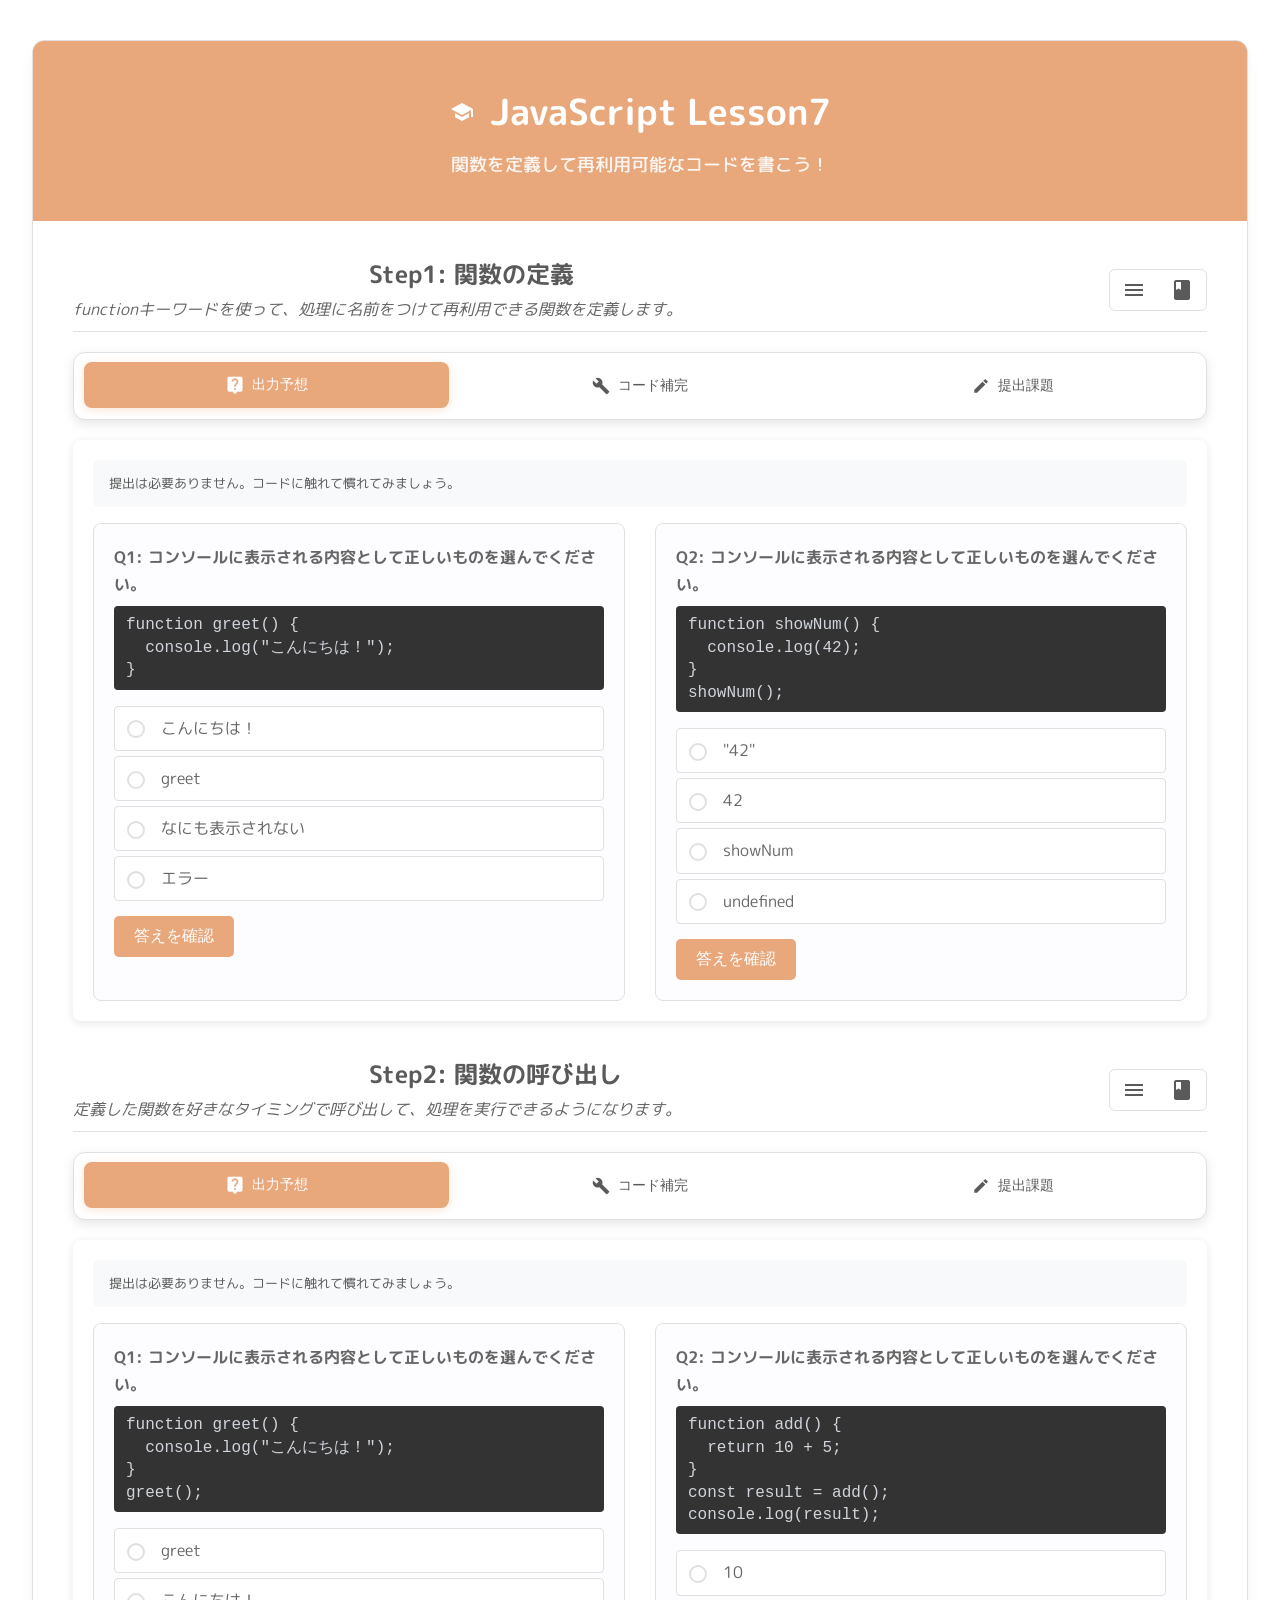
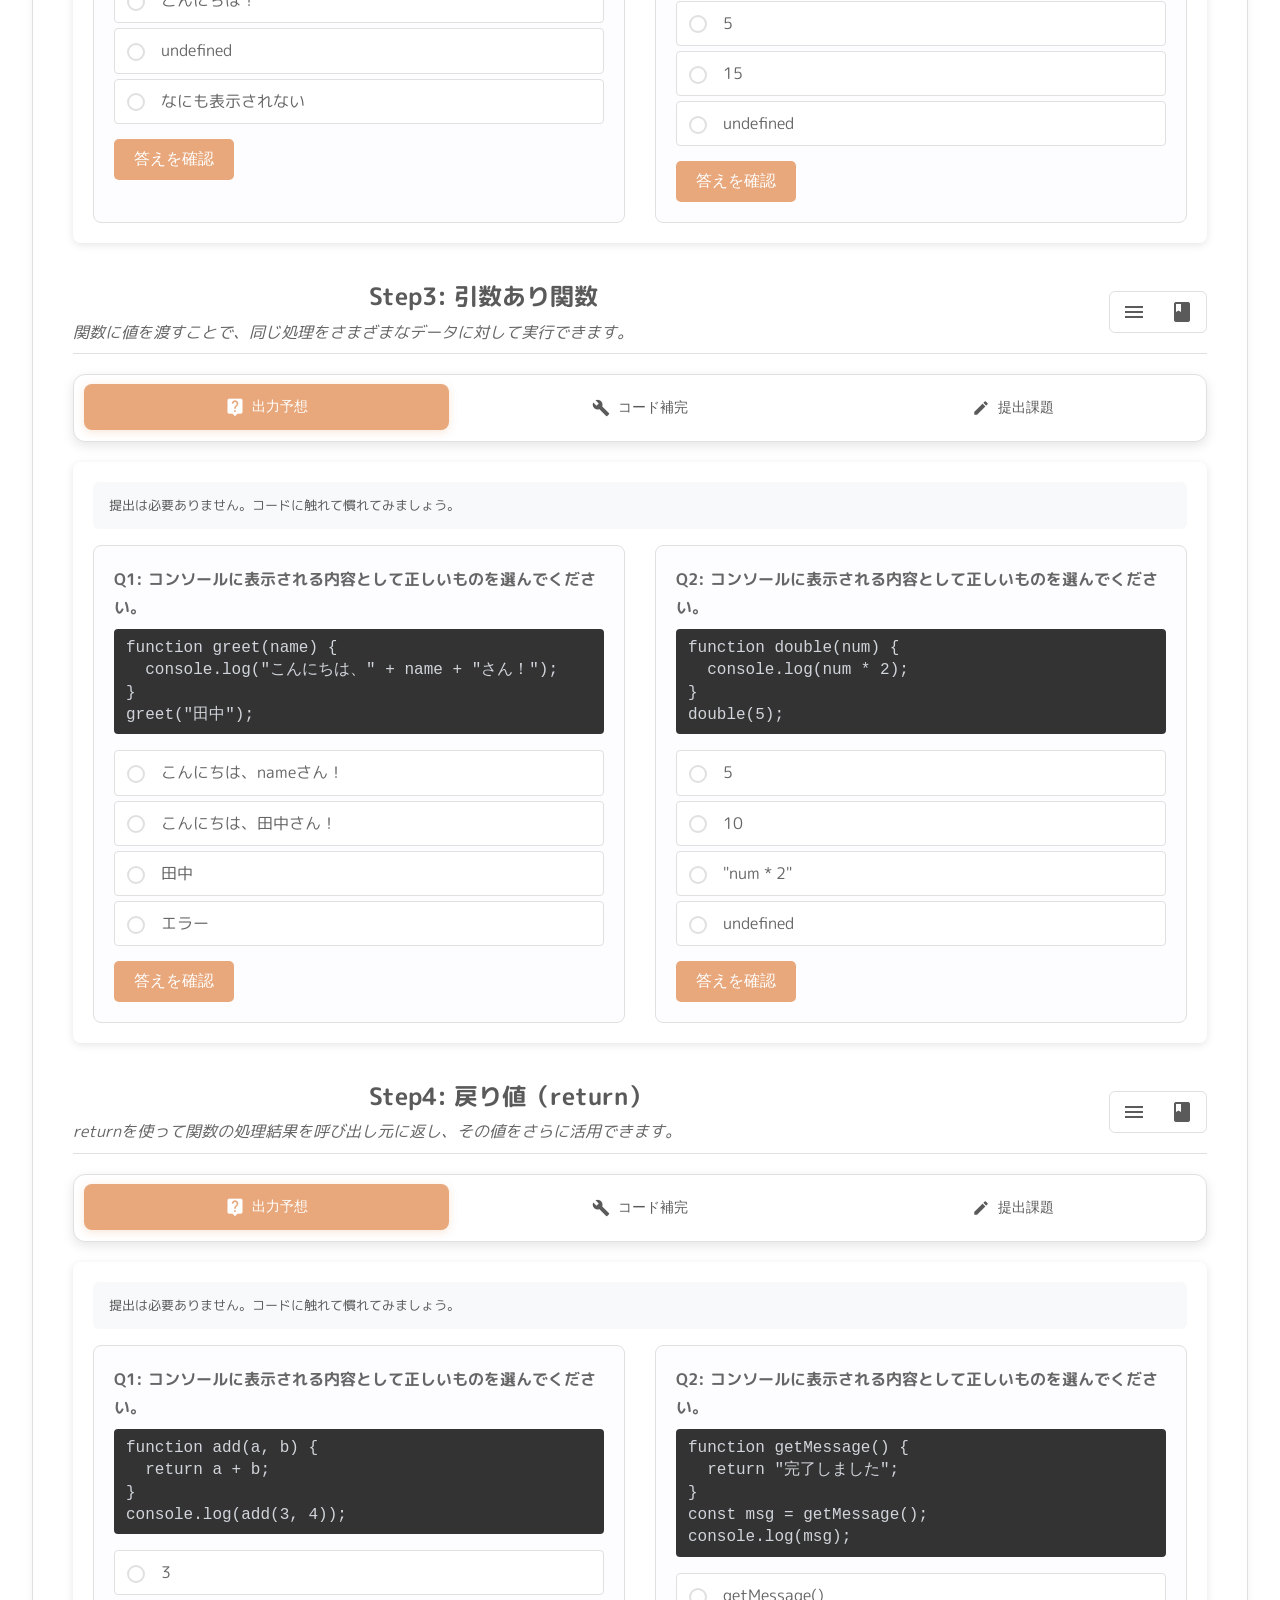
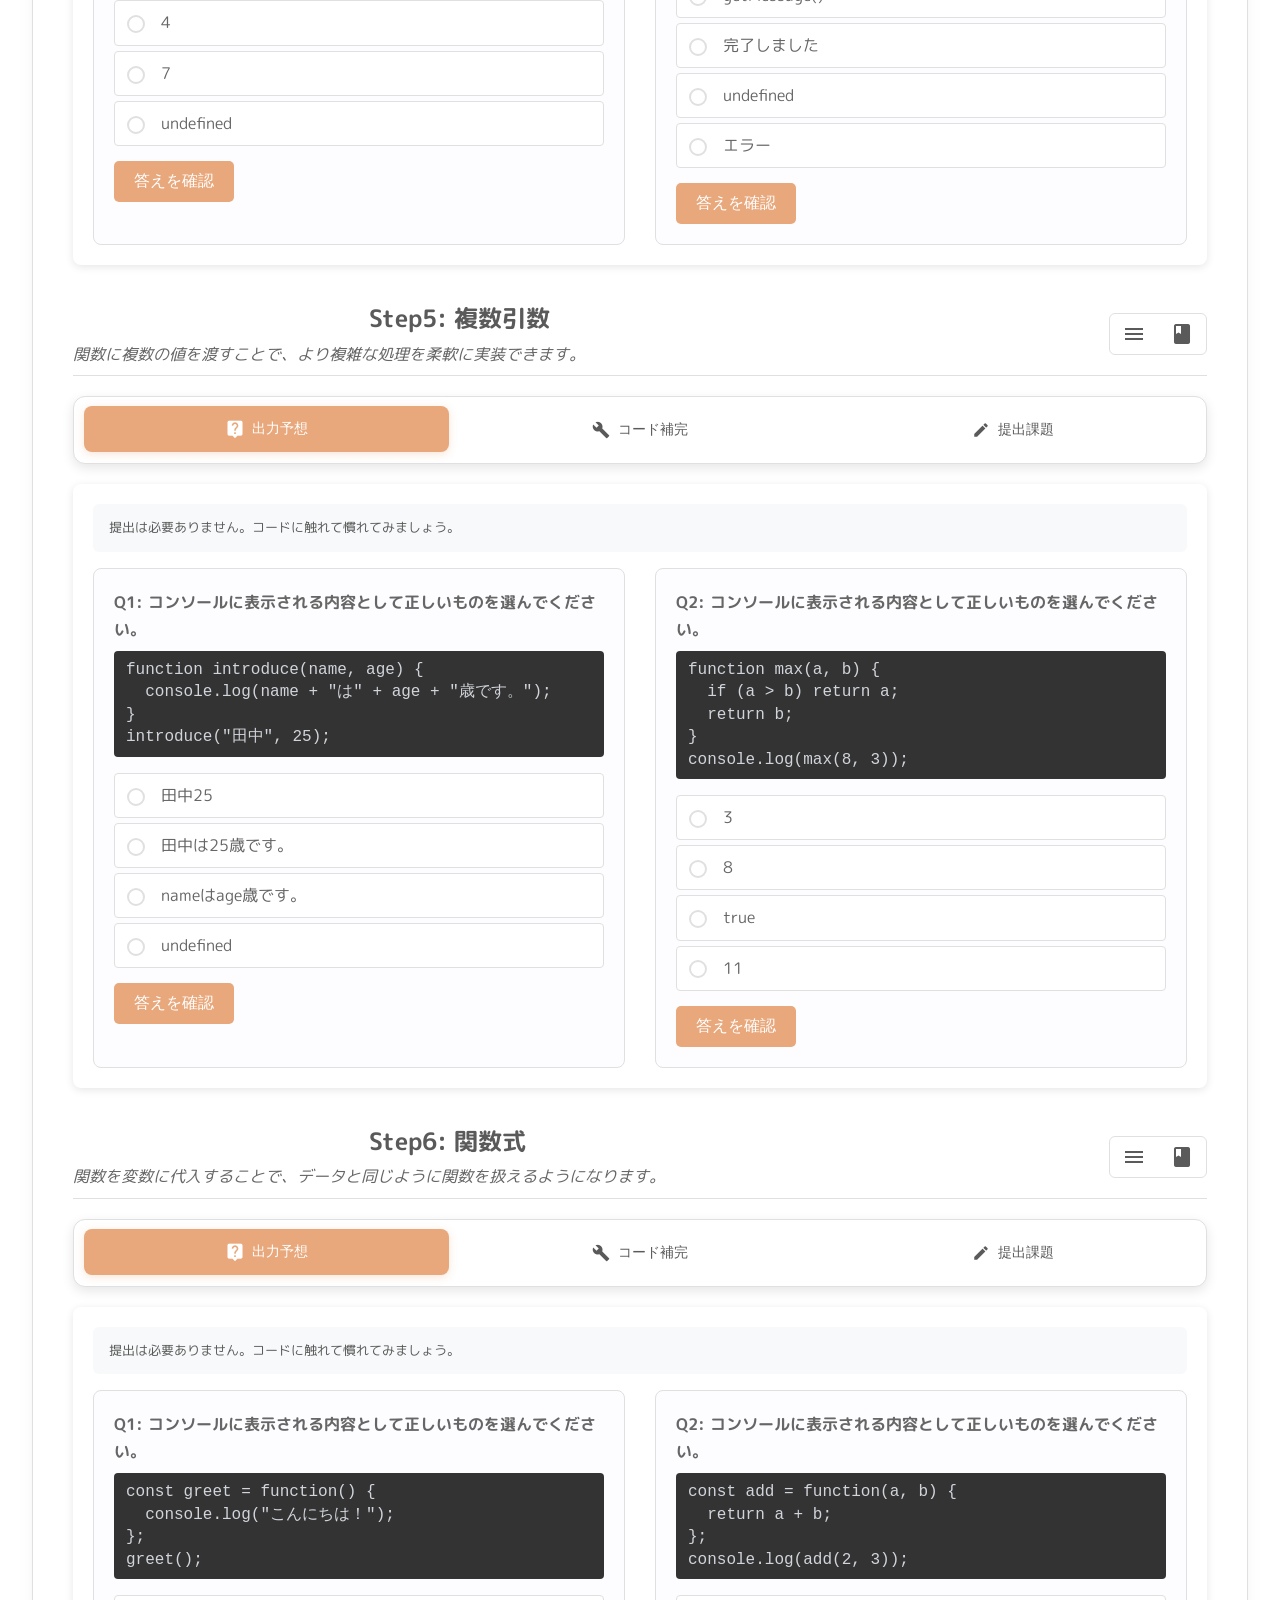
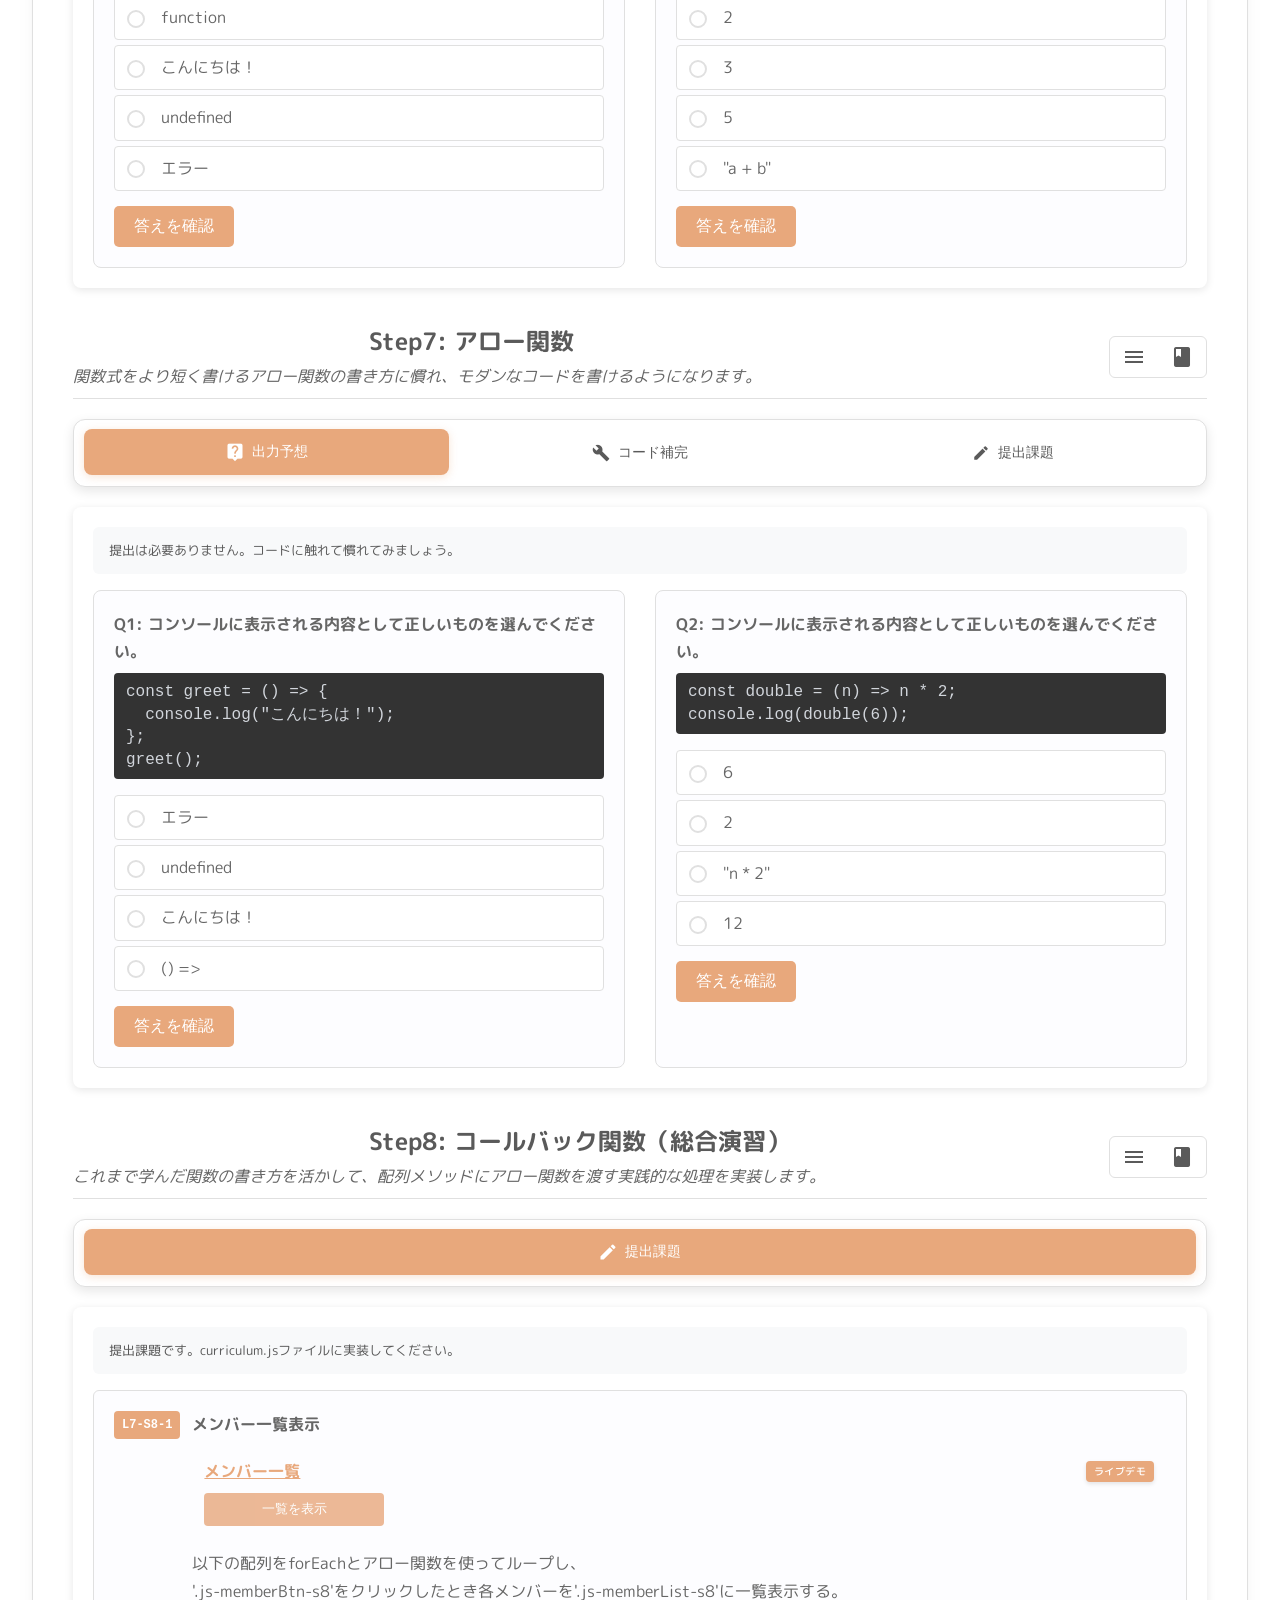
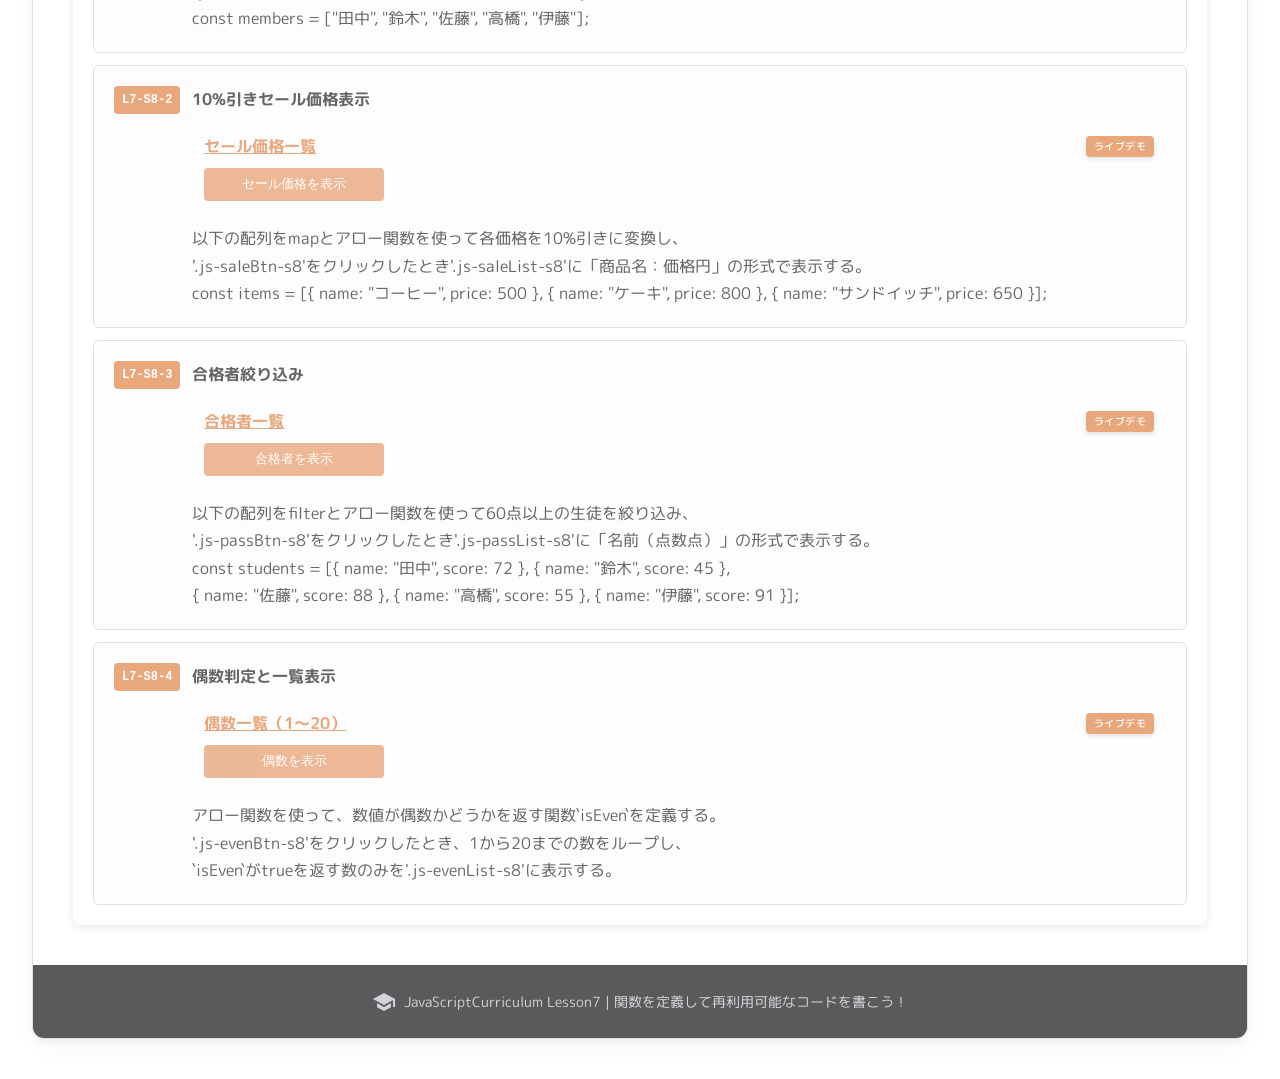
<file: lesson7/index.html>
<!doctype html>
<html lang="ja">
  <head>
    <meta charset="UTF-8" />
    <meta name="viewport" content="width=device-width, initial-scale=1.0" />
    <title>JavaScript練習 - Lesson7</title>
    <link rel="icon" href="../common/assets/image/favicon.ico" type="image/png" />
    <link rel="stylesheet" href="../common/assets/css/reset.css" />
    <link rel="stylesheet" href="../common/assets/css/base.css" />
    <link rel="stylesheet" href="../common/assets/css/style.css" />
    <link rel="stylesheet" href="assets/css/base.css" />
    <link href="https://fonts.googleapis.com/icon?family=Material+Icons" rel="stylesheet" />
  </head>
  <body>
    <div class="l-wrapper">
      <header class="l-header">
        <div class="p-headerTitle">
          <span class="material-icons">school</span>
          <h1 class="c-title-top">JavaScript Lesson7</h1>
        </div>
        <p class="c-title-sub">関数を定義して再利用可能なコードを書こう！</p>
      </header>
      <main class="l-main">
        <!-- Step1 -->
        <section class="p-section js-section">
          <div class="p-section__title">
            <div class="p-section__title--content">
              <h2 class="p-section__title--top">
                <span class="material-icons">auto_awesome</span>
                <p>Step1: 関数の定義</p>
              </h2>
              <span class="c-useCase">functionキーワードを使って、処理に名前をつけて再利用できる関数を定義します。</span>
            </div>
            <a href="#" target="_blank" class="c-link js-tooltip" data-tooltip="解説を読む">
              <span class="material-icons">menu_book</span>
            </a>
          </div>
          <div class="p-section__step js-tab">
            <button class="c-tab js-tab-btn is-active" data-tab="quiz"><span class="material-icons">live_help</span> 出力予想</button>
            <button class="c-tab js-tab-btn u-ml-8" data-tab="blank"><span class="material-icons">build</span> コード補完</button>
            <button class="c-tab js-tab-btn u-ml-8" data-tab="task"><span class="material-icons">edit</span> 提出課題</button>
          </div>
          <!-- 出力予想 -->
          <div class="p-section__tab js-tab-content is-active" data-tab-content="quiz">
            <div class="p-desc">
              <p class="c-text">提出は必要ありません。コードに触れて慣れてみましょう。</p>
            </div>
            <div class="p-quiz">
              <div class="p-quiz__container">
                <div class="p-quiz__item js-quizItem">
                  <h4 class="c-title-question">Q1: コンソールに表示される内容として正しいものを選んでください。</h4>
                  <div class="c-code -blank">
                    function greet() {<br />
                    &nbsp;&nbsp;console.log("こんにちは！");<br />
                    }
                  </div>
                  <div class="p-choice js-choices">
                    <label class="p-choice__item"><input type="radio" name="q1_1" value="a" /> こんにちは！</label>
                    <label class="p-choice__item"><input type="radio" name="q1_1" value="b" /> greet</label>
                    <label class="p-choice__item"><input type="radio" name="q1_1" value="c" /> なにも表示されない</label>
                    <label class="p-choice__item"><input type="radio" name="q1_1" value="d" /> エラー</label>
                  </div>
                  <div class="p-result u-mb-10 js-quiz-result--11">
                    <span class="js-quiz-message--11 u-color-message u-hide">選択肢を選んでください。</span>
                    <span class="js-quiz-correct--11 u-color-normal u-hide">〇 正解！</span>
                    <span class="js-quiz-incorrect--11 u-color-warning u-hide">
                      ✕ 不正解。<br />
                      正解は「なにも表示されない」です。<br />
                      関数は定義しただけでは実行されません。呼び出し（greet();）が必要です。
                    </span>
                  </div>
                  <button data-quiz-id="q1_1" data-step-question-id="11" class="c-btn">答えを確認</button>
                </div>
                <div class="p-quiz__item js-quizItem">
                  <h4 class="c-title-question">Q2: コンソールに表示される内容として正しいものを選んでください。</h4>
                  <div class="c-code -blank">
                    function showNum() {<br />
                    &nbsp;&nbsp;console.log(42);<br />
                    }<br />
                    showNum();
                  </div>
                  <div class="p-choice js-choices">
                    <label class="p-choice__item"><input type="radio" name="q1_2" value="a" /> "42"</label>
                    <label class="p-choice__item"><input type="radio" name="q1_2" value="b" /> 42</label>
                    <label class="p-choice__item"><input type="radio" name="q1_2" value="c" /> showNum</label>
                    <label class="p-choice__item"><input type="radio" name="q1_2" value="d" /> undefined</label>
                  </div>
                  <div class="p-result u-mb-10 js-quiz-result--12">
                    <span class="js-quiz-message--12 u-color-message u-hide">選択肢を選んでください。</span>
                    <span class="js-quiz-correct--12 u-color-normal u-hide">〇 正解！</span>
                    <span class="js-quiz-incorrect--12 u-color-warning u-hide">
                      ✕ 不正解。<br />
                      正解は「42」です。<br />
                      showNum()と呼び出したことで関数が実行され、console.log(42)が動きます。
                    </span>
                  </div>
                  <button data-quiz-id="q1_2" data-step-question-id="12" class="c-btn">答えを確認</button>
                </div>
              </div>
            </div>
          </div>
          <!-- コード補完 -->
          <div class="p-section__tab js-tab-content" data-tab-content="blank">
            <div class="p-desc">
              <p class="c-text">提出は必要ありません。コードに触れて慣れてみましょう。</p>
            </div>
            <div class="p-blank">
              <div class="p-blank__item js-blankItem">
                <h4 class="c-title-question">Q1: 関数を定義するキーワードの空欄を埋めてください。</h4>
                <div class="c-code -blank">
                  <label for="blank-11" class="c-label-input">関数を定義するキーワード</label>
                  <input type="text" class="c-input js-blank--1" id="blank-11" placeholder="①" /> greet() {<br />
                  &nbsp;&nbsp;console.log("こんにちは！");<br />
                  }
                </div>
                <div class="p-result u-mb-10 js-blank-result--11">
                  <span class="js-blank-correct--11 u-color-normal u-hide">〇 正解！</span>
                  <span class="js-blank-incorrect--11 u-color-warning u-hide">
                    ✕ 不正解。<br />
                    正解は ①function です。<br />
                    functionキーワードの後に関数名・()・{}を書いて関数を定義します。
                  </span>
                </div>
                <button data-blank-id="11" class="c-btn">答えを確認</button>
              </div>
              <div class="p-blank__item js-blankItem">
                <h4 class="c-title-question">Q2: 関数内でコンソールに変数を表示するコードの空欄を埋めてください。</h4>
                <div class="c-code -blank">
                  function showScore() {<br />
                  &nbsp;&nbsp;const score = 100;<br />
                  &nbsp;&nbsp;console.log(<label for="blank-12" class="c-label-input">表示する変数名</label><input type="text" class="c-input js-blank--2" id="blank-12" placeholder="①" />);<br />
                  }
                </div>
                <div class="p-result u-mb-10 js-blank-result--12">
                  <span class="js-blank-correct--12 u-color-normal u-hide">〇 正解！</span>
                  <span class="js-blank-incorrect--12 u-color-warning u-hide">
                    ✕ 不正解。<br />
                    正解は ①score です。<br />
                    関数内で定義した変数scoreをそのまま渡すことでコンソールに表示されます。
                  </span>
                </div>
                <button data-blank-id="12" class="c-btn">答えを確認</button>
              </div>
            </div>
          </div>
          <!-- 提出課題 -->
          <div class="p-section__tab js-tab-content" data-tab-content="task">
            <div class="p-desc">
              <p class="c-text">提出課題です。curriculum.jsファイルに実装してください。</p>
            </div>
            <div id="q1" class="p-practice">
              <h2 class="c-title-lesson">関数の定義の練習</h2>
              <div class="p-practice__inner">
                <div class="p-practice__card js-message-s1">（関数を呼び出すと表示されます）</div>
              </div>
            </div>
            <div class="p-task">
              <div class="p-task__item">
                <span class="c-tag js-tooltip" data-tooltip="問題番号をコピー" data-copy>L7-S1-1</span>
                <p class="u-flex-1">'function'キーワードを使って、コンソールに"Hello！"と出力する関数を定義し、呼び出す。</p>
              </div>
              <div class="p-task__item">
                <span class="c-tag js-tooltip" data-tooltip="問題番号をコピー" data-copy>L7-S1-2</span>
                <p class="u-flex-1">'function'キーワードを使って、'.js-message-s1'要素に"関数を定義しました！"を表示する関数を定義し、呼び出す。</p>
              </div>
            </div>
          </div>
        </section>

        <!-- Step2 -->
        <section class="p-section js-section">
          <div class="p-section__title">
            <div class="p-section__title--content">
              <h2 class="p-section__title--top">
                <span class="material-icons">auto_awesome</span>
                <p>Step2: 関数の呼び出し</p>
              </h2>
              <span class="c-useCase">定義した関数を好きなタイミングで呼び出して、処理を実行できるようになります。</span>
            </div>
            <a href="#" target="_blank" class="c-link js-tooltip" data-tooltip="解説を読む">
              <span class="material-icons">menu_book</span>
            </a>
          </div>
          <div class="p-section__step js-tab">
            <button class="c-tab js-tab-btn is-active" data-tab="quiz2"><span class="material-icons">live_help</span> 出力予想</button>
            <button class="c-tab js-tab-btn u-ml-8" data-tab="blank2"><span class="material-icons">build</span> コード補完</button>
            <button class="c-tab js-tab-btn u-ml-8" data-tab="task2"><span class="material-icons">edit</span> 提出課題</button>
          </div>
          <!-- 出力予想 -->
          <div class="p-section__tab js-tab-content is-active" data-tab-content="quiz2">
            <div class="p-desc">
              <p class="c-text">提出は必要ありません。コードに触れて慣れてみましょう。</p>
            </div>
            <div class="p-quiz">
              <div class="p-quiz__container">
                <div class="p-quiz__item js-quizItem">
                  <h4 class="c-title-question">Q1: コンソールに表示される内容として正しいものを選んでください。</h4>
                  <div class="c-code -blank">
                    function greet() {<br />
                    &nbsp;&nbsp;console.log("こんにちは！");<br />
                    }<br />
                    greet();
                  </div>
                  <div class="p-choice js-choices">
                    <label class="p-choice__item"><input type="radio" name="q2_1" value="a" /> greet</label>
                    <label class="p-choice__item"><input type="radio" name="q2_1" value="b" /> こんにちは！</label>
                    <label class="p-choice__item"><input type="radio" name="q2_1" value="c" /> undefined</label>
                    <label class="p-choice__item"><input type="radio" name="q2_1" value="d" /> なにも表示されない</label>
                  </div>
                  <div class="p-result u-mb-10 js-quiz-result--21">
                    <span class="js-quiz-message--21 u-color-message u-hide">選択肢を選んでください。</span>
                    <span class="js-quiz-correct--21 u-color-normal u-hide">〇 正解！</span>
                    <span class="js-quiz-incorrect--21 u-color-warning u-hide">
                      ✕ 不正解。<br />
                      正解は「こんにちは！」です。<br />
                      greet()と書いて呼び出すことで関数が実行され、console.log("こんにちは！")が動きます。
                    </span>
                  </div>
                  <button data-quiz-id="q2_1" data-step-question-id="21" class="c-btn">答えを確認</button>
                </div>
                <div class="p-quiz__item js-quizItem">
                  <h4 class="c-title-question">Q2: コンソールに表示される内容として正しいものを選んでください。</h4>
                  <div class="c-code -blank">
                    function add() {<br />
                    &nbsp;&nbsp;return 10 + 5;<br />
                    }<br />
                    const result = add();<br />
                    console.log(result);
                  </div>
                  <div class="p-choice js-choices">
                    <label class="p-choice__item"><input type="radio" name="q2_2" value="a" /> 10</label>
                    <label class="p-choice__item"><input type="radio" name="q2_2" value="b" /> 5</label>
                    <label class="p-choice__item"><input type="radio" name="q2_2" value="c" /> 15</label>
                    <label class="p-choice__item"><input type="radio" name="q2_2" value="d" /> undefined</label>
                  </div>
                  <div class="p-result u-mb-10 js-quiz-result--22">
                    <span class="js-quiz-message--22 u-color-message u-hide">選択肢を選んでください。</span>
                    <span class="js-quiz-correct--22 u-color-normal u-hide">〇 正解！</span>
                    <span class="js-quiz-incorrect--22 u-color-warning u-hide">
                      ✕ 不正解。<br />
                      正解は「15」です。<br />
                      add()が10+5=15を返し、resultに代入されてコンソールに表示されます。
                    </span>
                  </div>
                  <button data-quiz-id="q2_2" data-step-question-id="22" class="c-btn">答えを確認</button>
                </div>
              </div>
            </div>
          </div>
          <!-- コード補完 -->
          <div class="p-section__tab js-tab-content" data-tab-content="blank2">
            <div class="p-desc">
              <p class="c-text">提出は必要ありません。コードに触れて慣れてみましょう。</p>
            </div>
            <div class="p-blank">
              <div class="p-blank__item js-blankItem">
                <h4 class="c-title-question">Q1: 関数を呼び出すコードの空欄を埋めてください。</h4>
                <div class="c-code -blank">
                  function showGreet() {<br />
                  &nbsp;&nbsp;console.log("こんにちは！");<br />
                  }<br />
                  <label for="blank-21" class="c-label-input">呼び出す関数名</label>
                  <input type="text" class="c-input js-blank--3" id="blank-21" placeholder="①" />();
                </div>
                <div class="p-result u-mb-10 js-blank-result--21">
                  <span class="js-blank-correct--21 u-color-normal u-hide">〇 正解！</span>
                  <span class="js-blank-incorrect--21 u-color-warning u-hide">
                    ✕ 不正解。<br />
                    正解は ①showGreet です。<br />
                    定義した関数名に()を付けることで関数を呼び出せます。
                  </span>
                </div>
                <button data-blank-id="21" class="c-btn">答えを確認</button>
              </div>
              <div class="p-blank__item js-blankItem">
                <h4 class="c-title-question">Q2: イベントリスナーに関数を渡すコードの空欄を埋めてください。</h4>
                <div class="c-code -blank">
                  const btn = document.querySelector(".js-btn");<br />
                  function showMsg() {<br />
                  &nbsp;&nbsp;console.log("クリックされました");<br />
                  }<br />
                  btn.addEventListener("click", <label for="blank-22" class="c-label-input">渡す関数名</label><input type="text" class="c-input js-blank--4" id="blank-22" placeholder="①" />);
                </div>
                <div class="p-result u-mb-10 js-blank-result--22">
                  <span class="js-blank-correct--22 u-color-normal u-hide">〇 正解！</span>
                  <span class="js-blank-incorrect--22 u-color-warning u-hide">
                    ✕ 不正解。<br />
                    正解は ①showMsg です。<br />
                    ()なしで関数名だけ渡すと、クリック時に関数が実行されます。
                  </span>
                </div>
                <button data-blank-id="22" class="c-btn">答えを確認</button>
              </div>
            </div>
          </div>
          <!-- 提出課題 -->
          <div class="p-section__tab js-tab-content" data-tab-content="task2">
            <div class="p-desc">
              <p class="c-text">提出課題です。curriculum.jsファイルに実装してください。</p>
            </div>
            <div id="q2" class="p-practice">
              <h2 class="c-title-lesson">関数の呼び出しの練習</h2>
              <div class="p-practice__inner">
                <div class="p-practice__item u-gap-8">
                  <button type="button" class="c-button-practice js-runBtn-s2">実行</button>
                  <button type="button" class="c-button-practice js-resetBtn-s2">リセット</button>
                </div>
                <div class="p-practice__card js-display-s2">ここに表示されます</div>
              </div>
            </div>
            <div class="p-task">
              <div class="p-task__item">
                <span class="c-tag js-tooltip" data-tooltip="問題番号をコピー" data-copy>L7-S2-1</span>
                <p class="u-flex-1">'.js-runBtn-s2'をクリックしたとき、コンソールに"実行しました！"と出力する関数`run`を定義して呼び出す。</p>
              </div>
              <div class="p-task__item">
                <span class="c-tag js-tooltip" data-tooltip="問題番号をコピー" data-copy>L7-S2-2</span>
                <p class="u-flex-1">'.js-resetBtn-s2'をクリックしたとき、'.js-display-s2'要素のテキストを"初期状態"にリセットする関数`resetDisplay`を定義して呼び出す。</p>
              </div>
            </div>
          </div>
        </section>

        <!-- Step3 -->
        <section class="p-section js-section">
          <div class="p-section__title">
            <div class="p-section__title--content">
              <h2 class="p-section__title--top">
                <span class="material-icons">auto_awesome</span>
                <p>Step3: 引数あり関数</p>
              </h2>
              <span class="c-useCase">関数に値を渡すことで、同じ処理をさまざまなデータに対して実行できます。</span>
            </div>
            <a href="#" target="_blank" class="c-link js-tooltip" data-tooltip="解説を読む">
              <span class="material-icons">menu_book</span>
            </a>
          </div>
          <div class="p-section__step js-tab">
            <button class="c-tab js-tab-btn is-active" data-tab="quiz3"><span class="material-icons">live_help</span> 出力予想</button>
            <button class="c-tab js-tab-btn u-ml-8" data-tab="blank3"><span class="material-icons">build</span> コード補完</button>
            <button class="c-tab js-tab-btn u-ml-8" data-tab="task3"><span class="material-icons">edit</span> 提出課題</button>
          </div>
          <!-- 出力予想 -->
          <div class="p-section__tab js-tab-content is-active" data-tab-content="quiz3">
            <div class="p-desc">
              <p class="c-text">提出は必要ありません。コードに触れて慣れてみましょう。</p>
            </div>
            <div class="p-quiz">
              <div class="p-quiz__container">
                <div class="p-quiz__item js-quizItem">
                  <h4 class="c-title-question">Q1: コンソールに表示される内容として正しいものを選んでください。</h4>
                  <div class="c-code -blank">
                    function greet(name) {<br />
                    &nbsp;&nbsp;console.log("こんにちは、" + name + "さん！");<br />
                    }<br />
                    greet("田中");
                  </div>
                  <div class="p-choice js-choices">
                    <label class="p-choice__item"><input type="radio" name="q3_1" value="a" /> こんにちは、nameさん！</label>
                    <label class="p-choice__item"><input type="radio" name="q3_1" value="b" /> こんにちは、田中さん！</label>
                    <label class="p-choice__item"><input type="radio" name="q3_1" value="c" /> 田中</label>
                    <label class="p-choice__item"><input type="radio" name="q3_1" value="d" /> エラー</label>
                  </div>
                  <div class="p-result u-mb-10 js-quiz-result--31">
                    <span class="js-quiz-message--31 u-color-message u-hide">選択肢を選んでください。</span>
                    <span class="js-quiz-correct--31 u-color-normal u-hide">〇 正解！</span>
                    <span class="js-quiz-incorrect--31 u-color-warning u-hide">
                      ✕ 不正解。<br />
                      正解は「こんにちは、田中さん！」です。<br />
                      引数nameに"田中"が渡され、文字列と結合されて表示されます。
                    </span>
                  </div>
                  <button data-quiz-id="q3_1" data-step-question-id="31" class="c-btn">答えを確認</button>
                </div>
                <div class="p-quiz__item js-quizItem">
                  <h4 class="c-title-question">Q2: コンソールに表示される内容として正しいものを選んでください。</h4>
                  <div class="c-code -blank">
                    function double(num) {<br />
                    &nbsp;&nbsp;console.log(num * 2);<br />
                    }<br />
                    double(5);
                  </div>
                  <div class="p-choice js-choices">
                    <label class="p-choice__item"><input type="radio" name="q3_2" value="a" /> 5</label>
                    <label class="p-choice__item"><input type="radio" name="q3_2" value="b" /> 10</label>
                    <label class="p-choice__item"><input type="radio" name="q3_2" value="c" /> "num * 2"</label>
                    <label class="p-choice__item"><input type="radio" name="q3_2" value="d" /> undefined</label>
                  </div>
                  <div class="p-result u-mb-10 js-quiz-result--32">
                    <span class="js-quiz-message--32 u-color-message u-hide">選択肢を選んでください。</span>
                    <span class="js-quiz-correct--32 u-color-normal u-hide">〇 正解！</span>
                    <span class="js-quiz-incorrect--32 u-color-warning u-hide">
                      ✕ 不正解。<br />
                      正解は「10」です。<br />
                      引数numに5が渡され、5×2=10が計算されてコンソールに表示されます。
                    </span>
                  </div>
                  <button data-quiz-id="q3_2" data-step-question-id="32" class="c-btn">答えを確認</button>
                </div>
              </div>
            </div>
          </div>
          <!-- コード補完 -->
          <div class="p-section__tab js-tab-content" data-tab-content="blank3">
            <div class="p-desc">
              <p class="c-text">提出は必要ありません。コードに触れて慣れてみましょう。</p>
            </div>
            <div class="p-blank">
              <div class="p-blank__item js-blankItem">
                <h4 class="c-title-question">Q1: 引数名の空欄を埋めてください。</h4>
                <div class="c-code -blank">
                  function greet(<label for="blank-31" class="c-label-input">引数名</label><input type="text" class="c-input js-blank--5" id="blank-31" placeholder="①" />) {<br />
                  &nbsp;&nbsp;console.log("こんにちは、" + name + "さん！");<br />
                  }<br />
                  greet("山田");
                </div>
                <div class="p-result u-mb-10 js-blank-result--31">
                  <span class="js-blank-correct--31 u-color-normal u-hide">〇 正解！</span>
                  <span class="js-blank-incorrect--31 u-color-warning u-hide">
                    ✕ 不正解。<br />
                    正解は ①name です。<br />
                    ()の中に書いた名前が引数名となり、関数内でその名前で値を使えます。
                  </span>
                </div>
                <button data-blank-id="31" class="c-btn">答えを確認</button>
              </div>
              <div class="p-blank__item js-blankItem">
                <h4 class="c-title-question">Q2: 引数のプロパティを取得するコードの空欄を埋めてください。</h4>
                <div class="c-code -blank">
                  function showLength(text) {<br />
                  &nbsp;&nbsp;console.log(text.<label for="blank-32" class="c-label-input">文字数を取得するプロパティ名</label
                  ><input type="text" class="c-input js-blank--6" id="blank-32" placeholder="①" />);<br />
                  }<br />
                  showLength("hello");
                </div>
                <div class="p-result u-mb-10 js-blank-result--32">
                  <span class="js-blank-correct--32 u-color-normal u-hide">〇 正解！</span>
                  <span class="js-blank-incorrect--32 u-color-warning u-hide">
                    ✕ 不正解。<br />
                    正解は ①length です。<br />
                    文字列のlengthプロパティで文字数を取得できます。"hello"は5文字なので5が表示されます。
                  </span>
                </div>
                <button data-blank-id="32" class="c-btn">答えを確認</button>
              </div>
            </div>
          </div>
          <!-- 提出課題 -->
          <div class="p-section__tab js-tab-content" data-tab-content="task3">
            <div class="p-desc">
              <p class="c-text">提出課題です。curriculum.jsファイルに実装してください。</p>
            </div>
            <div id="q3" class="p-practice">
              <h2 class="c-title-lesson">引数あり関数の練習</h2>
              <div class="p-practice__inner">
                <div class="p-practice__item u-gap-8">
                  <input type="text" class="c-input js-nameInput-s3" placeholder="名前を入力" />
                  <button type="button" class="c-button-practice js-greetBtn-s3">挨拶する</button>
                </div>
                <div class="p-practice__card js-greeting-s3">ここに表示されます</div>
                <div class="p-practice__item u-gap-8">
                  <input type="number" class="c-input js-numInput-s3" placeholder="数値を入力" />
                  <button type="button" class="c-button-practice js-calcBtn-s3">2倍を計算</button>
                </div>
                <div class="p-practice__card js-doubleResult-s3">ここに表示されます</div>
              </div>
            </div>
            <div class="p-task">
              <div class="p-task__item">
                <span class="c-tag js-tooltip" data-tooltip="問題番号をコピー" data-copy>L7-S3-1</span>
                <p class="u-flex-1">名前を受け取って'.js-greeting-s3'に"こんにちは、[名前]さん！"と表示する関数を定義する。'.js-greetBtn-s3'をクリックしたとき、'.js-nameInput-s3'の値を引数として渡して呼び出す。</p>
              </div>
              <div class="p-task__item">
                <span class="c-tag js-tooltip" data-tooltip="問題番号をコピー" data-copy>L7-S3-2</span>
                <p class="u-flex-1">数値を受け取って2倍した結果を'.js-doubleResult-s3'に表示する関数を定義する。'.js-calcBtn-s3'をクリックしたとき、'.js-numInput-s3'の値を引数として渡して呼び出す。</p>
              </div>
            </div>
          </div>
        </section>

        <!-- Step4 -->
        <section class="p-section js-section">
          <div class="p-section__title">
            <div class="p-section__title--content">
              <h2 class="p-section__title--top">
                <span class="material-icons">auto_awesome</span>
                <p>Step4: 戻り値（return）</p>
              </h2>
              <span class="c-useCase">returnを使って関数の処理結果を呼び出し元に返し、その値をさらに活用できます。</span>
            </div>
            <a href="#" target="_blank" class="c-link js-tooltip" data-tooltip="解説を読む">
              <span class="material-icons">menu_book</span>
            </a>
          </div>
          <div class="p-section__step js-tab">
            <button class="c-tab js-tab-btn is-active" data-tab="quiz4"><span class="material-icons">live_help</span> 出力予想</button>
            <button class="c-tab js-tab-btn u-ml-8" data-tab="blank4"><span class="material-icons">build</span> コード補完</button>
            <button class="c-tab js-tab-btn u-ml-8" data-tab="task4"><span class="material-icons">edit</span> 提出課題</button>
          </div>
          <!-- 出力予想 -->
          <div class="p-section__tab js-tab-content is-active" data-tab-content="quiz4">
            <div class="p-desc">
              <p class="c-text">提出は必要ありません。コードに触れて慣れてみましょう。</p>
            </div>
            <div class="p-quiz">
              <div class="p-quiz__container">
                <div class="p-quiz__item js-quizItem">
                  <h4 class="c-title-question">Q1: コンソールに表示される内容として正しいものを選んでください。</h4>
                  <div class="c-code -blank">
                    function add(a, b) {<br />
                    &nbsp;&nbsp;return a + b;<br />
                    }<br />
                    console.log(add(3, 4));
                  </div>
                  <div class="p-choice js-choices">
                    <label class="p-choice__item"><input type="radio" name="q4_1" value="a" /> 3</label>
                    <label class="p-choice__item"><input type="radio" name="q4_1" value="b" /> 4</label>
                    <label class="p-choice__item"><input type="radio" name="q4_1" value="c" /> 7</label>
                    <label class="p-choice__item"><input type="radio" name="q4_1" value="d" /> undefined</label>
                  </div>
                  <div class="p-result u-mb-10 js-quiz-result--41">
                    <span class="js-quiz-message--41 u-color-message u-hide">選択肢を選んでください。</span>
                    <span class="js-quiz-correct--41 u-color-normal u-hide">〇 正解！</span>
                    <span class="js-quiz-incorrect--41 u-color-warning u-hide">
                      ✕ 不正解。<br />
                      正解は「7」です。<br />
                      add(3, 4)はa=3、b=4を受け取り3+4=7をreturnで返します。
                    </span>
                  </div>
                  <button data-quiz-id="q4_1" data-step-question-id="41" class="c-btn">答えを確認</button>
                </div>
                <div class="p-quiz__item js-quizItem">
                  <h4 class="c-title-question">Q2: コンソールに表示される内容として正しいものを選んでください。</h4>
                  <div class="c-code -blank">
                    function getMessage() {<br />
                    &nbsp;&nbsp;return "完了しました";<br />
                    }<br />
                    const msg = getMessage();<br />
                    console.log(msg);
                  </div>
                  <div class="p-choice js-choices">
                    <label class="p-choice__item"><input type="radio" name="q4_2" value="a" /> getMessage()</label>
                    <label class="p-choice__item"><input type="radio" name="q4_2" value="b" /> 完了しました</label>
                    <label class="p-choice__item"><input type="radio" name="q4_2" value="c" /> undefined</label>
                    <label class="p-choice__item"><input type="radio" name="q4_2" value="d" /> エラー</label>
                  </div>
                  <div class="p-result u-mb-10 js-quiz-result--42">
                    <span class="js-quiz-message--42 u-color-message u-hide">選択肢を選んでください。</span>
                    <span class="js-quiz-correct--42 u-color-normal u-hide">〇 正解！</span>
                    <span class="js-quiz-incorrect--42 u-color-warning u-hide">
                      ✕ 不正解。<br />
                      正解は「完了しました」です。<br />
                      関数の戻り値がmsgに代入され、コンソールに表示されます。
                    </span>
                  </div>
                  <button data-quiz-id="q4_2" data-step-question-id="42" class="c-btn">答えを確認</button>
                </div>
              </div>
            </div>
          </div>
          <!-- コード補完 -->
          <div class="p-section__tab js-tab-content" data-tab-content="blank4">
            <div class="p-desc">
              <p class="c-text">提出は必要ありません。コードに触れて慣れてみましょう。</p>
            </div>
            <div class="p-blank">
              <div class="p-blank__item js-blankItem">
                <h4 class="c-title-question">Q1: 値を返すキーワードの空欄を埋めてください。</h4>
                <div class="c-code -blank">
                  function double(n) {<br />
                  &nbsp;&nbsp;<label for="blank-41" class="c-label-input">値を返すキーワード</label> <input type="text" class="c-input js-blank--7" id="blank-41" placeholder="①" /> n * 2;<br />
                  }<br />
                  console.log(double(5));
                </div>
                <div class="p-result u-mb-10 js-blank-result--41">
                  <span class="js-blank-correct--41 u-color-normal u-hide">〇 正解！</span>
                  <span class="js-blank-incorrect--41 u-color-warning u-hide">
                    ✕ 不正解。<br />
                    正解は ①return です。<br />
                    returnキーワードの後に書いた値が呼び出し元に返されます。
                  </span>
                </div>
                <button data-blank-id="41" class="c-btn">答えを確認</button>
              </div>
              <div class="p-blank__item js-blankItem">
                <h4 class="c-title-question">Q2: 戻り値を受け取った変数の空欄を埋めてください。</h4>
                <div class="c-code -blank">
                  function calcTax(price) {<br />
                  &nbsp;&nbsp;return price * 1.1;<br />
                  }<br />
                  const result = calcTax(100);<br />
                  console.log(<label for="blank-42" class="c-label-input">戻り値を受け取った変数名</label><input type="text" class="c-input js-blank--8" id="blank-42" placeholder="①" />);
                </div>
                <div class="p-result u-mb-10 js-blank-result--42">
                  <span class="js-blank-correct--42 u-color-normal u-hide">〇 正解！</span>
                  <span class="js-blank-incorrect--42 u-color-warning u-hide">
                    ✕ 不正解。<br />
                    正解は ①result です。<br />
                    calcTax(100)の戻り値110がresultに代入されているため、resultをログに渡します。
                  </span>
                </div>
                <button data-blank-id="42" class="c-btn">答えを確認</button>
              </div>
            </div>
          </div>
          <!-- 提出課題 -->
          <div class="p-section__tab js-tab-content" data-tab-content="task4">
            <div class="p-desc">
              <p class="c-text">提出課題です。curriculum.jsファイルに実装してください。</p>
            </div>
            <div id="q4" class="p-practice">
              <h2 class="c-title-lesson">戻り値の練習</h2>
              <div class="p-practice__inner">
                <div class="p-practice__item u-gap-8">
                  <input type="number" class="c-input js-numA-s4" placeholder="数値A" />
                  <input type="number" class="c-input js-numB-s4" placeholder="数値B" />
                  <button type="button" class="c-button-practice js-sumBtn-s4">合計を計算</button>
                </div>
                <div class="p-practice__card js-sumResult-s4">ここに表示されます</div>
                <div class="p-practice__item u-gap-8">
                  <input type="number" class="c-input js-priceInput-s4" placeholder="税抜価格" />
                  <button type="button" class="c-button-practice js-taxBtn-s4">税込を計算</button>
                </div>
                <div class="p-practice__card js-taxResult-s4">ここに表示されます</div>
              </div>
            </div>
            <div class="p-task">
              <div class="p-task__item">
                <span class="c-tag js-tooltip" data-tooltip="問題番号をコピー" data-copy>L7-S4-1</span>
                <p class="u-flex-1">2つの数値を受け取って合計を返す関数を定義する。'.js-sumBtn-s4'をクリックしたとき、'.js-numA-s4'と'.js-numB-s4'の値を引数として渡して結果を'.js-sumResult-s4'に表示する。</p>
              </div>
              <div class="p-task__item">
                <span class="c-tag js-tooltip" data-tooltip="問題番号をコピー" data-copy>L7-S4-2</span>
                <p class="u-flex-1">価格（税抜）を受け取って税込価格（1.1倍）を返す関数を定義する。'.js-taxBtn-s4'をクリックしたとき、'.js-priceInput-s4'の値を引数として渡して結果を'.js-taxResult-s4'に"X円"の形式で表示する。</p>
              </div>
            </div>
          </div>
        </section>

        <!-- Step5 -->
        <section class="p-section js-section">
          <div class="p-section__title">
            <div class="p-section__title--content">
              <h2 class="p-section__title--top">
                <span class="material-icons">auto_awesome</span>
                <p>Step5: 複数引数</p>
              </h2>
              <span class="c-useCase">関数に複数の値を渡すことで、より複雑な処理を柔軟に実装できます。</span>
            </div>
            <a href="#" target="_blank" class="c-link js-tooltip" data-tooltip="解説を読む">
              <span class="material-icons">menu_book</span>
            </a>
          </div>
          <div class="p-section__step js-tab">
            <button class="c-tab js-tab-btn is-active" data-tab="quiz5"><span class="material-icons">live_help</span> 出力予想</button>
            <button class="c-tab js-tab-btn u-ml-8" data-tab="blank5"><span class="material-icons">build</span> コード補完</button>
            <button class="c-tab js-tab-btn u-ml-8" data-tab="task5"><span class="material-icons">edit</span> 提出課題</button>
          </div>
          <!-- 出力予想 -->
          <div class="p-section__tab js-tab-content is-active" data-tab-content="quiz5">
            <div class="p-desc">
              <p class="c-text">提出は必要ありません。コードに触れて慣れてみましょう。</p>
            </div>
            <div class="p-quiz">
              <div class="p-quiz__container">
                <div class="p-quiz__item js-quizItem">
                  <h4 class="c-title-question">Q1: コンソールに表示される内容として正しいものを選んでください。</h4>
                  <div class="c-code -blank">
                    function introduce(name, age) {<br />
                    &nbsp;&nbsp;console.log(name + "は" + age + "歳です。");<br />
                    }<br />
                    introduce("田中", 25);
                  </div>
                  <div class="p-choice js-choices">
                    <label class="p-choice__item"><input type="radio" name="q5_1" value="a" /> 田中25</label>
                    <label class="p-choice__item"><input type="radio" name="q5_1" value="b" /> 田中は25歳です。</label>
                    <label class="p-choice__item"><input type="radio" name="q5_1" value="c" /> nameはage歳です。</label>
                    <label class="p-choice__item"><input type="radio" name="q5_1" value="d" /> undefined</label>
                  </div>
                  <div class="p-result u-mb-10 js-quiz-result--51">
                    <span class="js-quiz-message--51 u-color-message u-hide">選択肢を選んでください。</span>
                    <span class="js-quiz-correct--51 u-color-normal u-hide">〇 正解！</span>
                    <span class="js-quiz-incorrect--51 u-color-warning u-hide">
                      ✕ 不正解。<br />
                      正解は「田中は25歳です。」です。<br />
                      nameに"田中"、ageに25が渡されて文字列が組み立てられます。
                    </span>
                  </div>
                  <button data-quiz-id="q5_1" data-step-question-id="51" class="c-btn">答えを確認</button>
                </div>
                <div class="p-quiz__item js-quizItem">
                  <h4 class="c-title-question">Q2: コンソールに表示される内容として正しいものを選んでください。</h4>
                  <div class="c-code -blank">
                    function max(a, b) {<br />
                    &nbsp;&nbsp;if (a > b) return a;<br />
                    &nbsp;&nbsp;return b;<br />
                    }<br />
                    console.log(max(8, 3));
                  </div>
                  <div class="p-choice js-choices">
                    <label class="p-choice__item"><input type="radio" name="q5_2" value="a" /> 3</label>
                    <label class="p-choice__item"><input type="radio" name="q5_2" value="b" /> 8</label>
                    <label class="p-choice__item"><input type="radio" name="q5_2" value="c" /> true</label>
                    <label class="p-choice__item"><input type="radio" name="q5_2" value="d" /> 11</label>
                  </div>
                  <div class="p-result u-mb-10 js-quiz-result--52">
                    <span class="js-quiz-message--52 u-color-message u-hide">選択肢を選んでください。</span>
                    <span class="js-quiz-correct--52 u-color-normal u-hide">〇 正解！</span>
                    <span class="js-quiz-incorrect--52 u-color-warning u-hide">
                      ✕ 不正解。<br />
                      正解は「8」です。<br />
                      a=8、b=3でa>bがtrueになるため、returnでaの8が返されます。
                    </span>
                  </div>
                  <button data-quiz-id="q5_2" data-step-question-id="52" class="c-btn">答えを確認</button>
                </div>
              </div>
            </div>
          </div>
          <!-- コード補完 -->
          <div class="p-section__tab js-tab-content" data-tab-content="blank5">
            <div class="p-desc">
              <p class="c-text">提出は必要ありません。コードに触れて慣れてみましょう。</p>
            </div>
            <div class="p-blank">
              <div class="p-blank__item js-blankItem">
                <h4 class="c-title-question">Q1: 2つ目の引数名の空欄を埋めてください。</h4>
                <div class="c-code -blank">
                  function greet(name, <label for="blank-51" class="c-label-input">2つ目の引数名</label><input type="text" class="c-input js-blank--9" id="blank-51" placeholder="①" />) {<br />
                  &nbsp;&nbsp;console.log(name + "さん、" + time + "！");<br />
                  }<br />
                  greet("田中", "おはようございます");
                </div>
                <div class="p-result u-mb-10 js-blank-result--51">
                  <span class="js-blank-correct--51 u-color-normal u-hide">〇 正解！</span>
                  <span class="js-blank-incorrect--51 u-color-warning u-hide">
                    ✕ 不正解。<br />
                    正解は ①time です。<br />
                    2つ目の引数timeに"おはようございます"が渡されて使われます。
                  </span>
                </div>
                <button data-blank-id="51" class="c-btn">答えを確認</button>
              </div>
              <div class="p-blank__item js-blankItem">
                <h4 class="c-title-question">Q2: 掛け算の演算子の空欄を埋めてください。</h4>
                <div class="c-code -blank">
                  function calcRect(width, height) {<br />
                  &nbsp;&nbsp;return width <label for="blank-52" class="c-label-input">演算子</label><input type="text" class="c-input js-blank--10" id="blank-52" placeholder="①" /> height;<br />
                  }<br />
                  console.log(calcRect(4, 5));
                </div>
                <div class="p-result u-mb-10 js-blank-result--52">
                  <span class="js-blank-correct--52 u-color-normal u-hide">〇 正解！</span>
                  <span class="js-blank-incorrect--52 u-color-warning u-hide">
                    ✕ 不正解。<br />
                    正解は ①* です。<br />
                    *（アスタリスク）は掛け算の演算子です。4×5=20が返されます。
                  </span>
                </div>
                <button data-blank-id="52" class="c-btn">答えを確認</button>
              </div>
            </div>
          </div>
          <!-- 提出課題 -->
          <div class="p-section__tab js-tab-content" data-tab-content="task5">
            <div class="p-desc">
              <p class="c-text">提出課題です。curriculum.jsファイルに実装してください。</p>
            </div>
            <div id="q5" class="p-practice">
              <h2 class="c-title-lesson">複数引数の練習</h2>
              <div class="p-practice__inner">
                <div class="p-practice__item u-gap-8">
                  <input type="text" class="c-input js-nameInput-s5" placeholder="名前" />
                  <input type="number" class="c-input js-ageInput-s5" placeholder="年齢" />
                  <button type="button" class="c-button-practice js-profileBtn-s5">プロフィール表示</button>
                </div>
                <div class="p-practice__card js-profileResult-s5">ここに表示されます</div>
                <div class="p-practice__item u-gap-8">
                  <input type="number" class="c-input js-numX-s5" placeholder="数値X" />
                  <input type="number" class="c-input js-numY-s5" placeholder="数値Y" />
                  <button type="button" class="c-button-practice js-maxBtn-s5">大きい方を表示</button>
                </div>
                <div class="p-practice__card js-maxResult-s5">ここに表示されます</div>
              </div>
            </div>
            <div class="p-task">
              <div class="p-task__item">
                <span class="c-tag js-tooltip" data-tooltip="問題番号をコピー" data-copy>L7-S5-1</span>
                <p class="u-flex-1">名前と年齢を受け取り'.js-profileResult-s5'に"名前：[名前]、年齢：[年齢]歳"と表示する関数を定義する。'.js-profileBtn-s5'をクリックしたとき、'.js-nameInput-s5'と'.js-ageInput-s5'の値を引数として渡して呼び出す。</p>
              </div>
              <div class="p-task__item">
                <span class="c-tag js-tooltip" data-tooltip="問題番号をコピー" data-copy>L7-S5-2</span>
                <p class="u-flex-1">2つの数値を受け取って大きい方を返す関数を定義する。'.js-maxBtn-s5'をクリックしたとき、'.js-numX-s5'と'.js-numY-s5'の値を引数として渡して'.js-maxResult-s5'に表示する。</p>
              </div>
            </div>
          </div>
        </section>

        <!-- Step6 -->
        <section class="p-section js-section">
          <div class="p-section__title">
            <div class="p-section__title--content">
              <h2 class="p-section__title--top">
                <span class="material-icons">auto_awesome</span>
                <p>Step6: 関数式</p>
              </h2>
              <span class="c-useCase">関数を変数に代入することで、データと同じように関数を扱えるようになります。</span>
            </div>
            <a href="#" target="_blank" class="c-link js-tooltip" data-tooltip="解説を読む">
              <span class="material-icons">menu_book</span>
            </a>
          </div>
          <div class="p-section__step js-tab">
            <button class="c-tab js-tab-btn is-active" data-tab="quiz6"><span class="material-icons">live_help</span> 出力予想</button>
            <button class="c-tab js-tab-btn u-ml-8" data-tab="blank6"><span class="material-icons">build</span> コード補完</button>
            <button class="c-tab js-tab-btn u-ml-8" data-tab="task6"><span class="material-icons">edit</span> 提出課題</button>
          </div>
          <!-- 出力予想 -->
          <div class="p-section__tab js-tab-content is-active" data-tab-content="quiz6">
            <div class="p-desc">
              <p class="c-text">提出は必要ありません。コードに触れて慣れてみましょう。</p>
            </div>
            <div class="p-quiz">
              <div class="p-quiz__container">
                <div class="p-quiz__item js-quizItem">
                  <h4 class="c-title-question">Q1: コンソールに表示される内容として正しいものを選んでください。</h4>
                  <div class="c-code -blank">
                    const greet = function() {<br />
                    &nbsp;&nbsp;console.log("こんにちは！");<br />
                    };<br />
                    greet();
                  </div>
                  <div class="p-choice js-choices">
                    <label class="p-choice__item"><input type="radio" name="q6_1" value="a" /> function</label>
                    <label class="p-choice__item"><input type="radio" name="q6_1" value="b" /> こんにちは！</label>
                    <label class="p-choice__item"><input type="radio" name="q6_1" value="c" /> undefined</label>
                    <label class="p-choice__item"><input type="radio" name="q6_1" value="d" /> エラー</label>
                  </div>
                  <div class="p-result u-mb-10 js-quiz-result--61">
                    <span class="js-quiz-message--61 u-color-message u-hide">選択肢を選んでください。</span>
                    <span class="js-quiz-correct--61 u-color-normal u-hide">〇 正解！</span>
                    <span class="js-quiz-incorrect--61 u-color-warning u-hide">
                      ✕ 不正解。<br />
                      正解は「こんにちは！」です。<br />
                      変数greetに関数が代入されており、greet()で呼び出せます。
                    </span>
                  </div>
                  <button data-quiz-id="q6_1" data-step-question-id="61" class="c-btn">答えを確認</button>
                </div>
                <div class="p-quiz__item js-quizItem">
                  <h4 class="c-title-question">Q2: コンソールに表示される内容として正しいものを選んでください。</h4>
                  <div class="c-code -blank">
                    const add = function(a, b) {<br />
                    &nbsp;&nbsp;return a + b;<br />
                    };<br />
                    console.log(add(2, 3));
                  </div>
                  <div class="p-choice js-choices">
                    <label class="p-choice__item"><input type="radio" name="q6_2" value="a" /> 2</label>
                    <label class="p-choice__item"><input type="radio" name="q6_2" value="b" /> 3</label>
                    <label class="p-choice__item"><input type="radio" name="q6_2" value="c" /> 5</label>
                    <label class="p-choice__item"><input type="radio" name="q6_2" value="d" /> "a + b"</label>
                  </div>
                  <div class="p-result u-mb-10 js-quiz-result--62">
                    <span class="js-quiz-message--62 u-color-message u-hide">選択肢を選んでください。</span>
                    <span class="js-quiz-correct--62 u-color-normal u-hide">〇 正解！</span>
                    <span class="js-quiz-incorrect--62 u-color-warning u-hide">
                      ✕ 不正解。<br />
                      正解は「5」です。<br />
                      add(2, 3)でa=2、b=3が渡され、2+3=5が返されてコンソールに表示されます。
                    </span>
                  </div>
                  <button data-quiz-id="q6_2" data-step-question-id="62" class="c-btn">答えを確認</button>
                </div>
              </div>
            </div>
          </div>
          <!-- コード補完 -->
          <div class="p-section__tab js-tab-content" data-tab-content="blank6">
            <div class="p-desc">
              <p class="c-text">提出は必要ありません。コードに触れて慣れてみましょう。</p>
            </div>
            <div class="p-blank">
              <div class="p-blank__item js-blankItem">
                <h4 class="c-title-question">Q1: 関数式のキーワードの空欄を埋めてください。</h4>
                <div class="c-code -blank">
                  const sayHi = <label for="blank-61" class="c-label-input">関数定義のキーワード</label><input type="text" class="c-input js-blank--11" id="blank-61" placeholder="①" />(name) {<br />
                  &nbsp;&nbsp;console.log("Hi, " + name);<br />
                  };<br />
                  sayHi("Taro");
                </div>
                <div class="p-result u-mb-10 js-blank-result--61">
                  <span class="js-blank-correct--61 u-color-normal u-hide">〇 正解！</span>
                  <span class="js-blank-incorrect--61 u-color-warning u-hide">
                    ✕ 不正解。<br />
                    正解は ①function です。<br />
                    const 変数名 = function() { }; の形が関数式です。
                  </span>
                </div>
                <button data-blank-id="61" class="c-btn">答えを確認</button>
              </div>
              <div class="p-blank__item js-blankItem">
                <h4 class="c-title-question">Q2: 関数式を呼び出すコードの空欄を埋めてください。</h4>
                <div class="c-code -blank">
                  const double = function(n) {<br />
                  &nbsp;&nbsp;return n * 2;<br />
                  };<br />
                  const result = <label for="blank-62" class="c-label-input">呼び出す関数式の変数名</label><input type="text" class="c-input js-blank--12" id="blank-62" placeholder="①" />(4);<br />
                  console.log(result);
                </div>
                <div class="p-result u-mb-10 js-blank-result--62">
                  <span class="js-blank-correct--62 u-color-normal u-hide">〇 正解！</span>
                  <span class="js-blank-incorrect--62 u-color-warning u-hide">
                    ✕ 不正解。<br />
                    正解は ①double です。<br />
                    変数doubleに関数が代入されているため、double(4)で呼び出せます。
                  </span>
                </div>
                <button data-blank-id="62" class="c-btn">答えを確認</button>
              </div>
            </div>
          </div>
          <!-- 提出課題 -->
          <div class="p-section__tab js-tab-content" data-tab-content="task6">
            <div class="p-desc">
              <p class="c-text">提出課題です。curriculum.jsファイルに実装してください。</p>
            </div>
            <div id="q6" class="p-practice">
              <h2 class="c-title-lesson">関数式の練習</h2>
              <div class="p-practice__inner">
                <div class="p-practice__item u-gap-8">
                  <input type="text" class="c-input js-upperInput-s6" placeholder="文字を入力" />
                  <button type="button" class="c-button-practice js-upperBtn-s6">大文字に変換</button>
                </div>
                <div class="p-practice__card js-upperResult-s6">ここに表示されます</div>
              </div>
            </div>
            <div class="p-task">
              <div class="p-task__item">
                <span class="c-tag js-tooltip" data-tooltip="問題番号をコピー" data-copy>L7-S6-1</span>
                <p class="u-flex-1">関数式を使って、コンソールに"関数式で定義しました！"を出力する関数を変数`showMsg`に代入し、呼び出す。</p>
              </div>
              <div class="p-task__item">
                <span class="c-tag js-tooltip" data-tooltip="問題番号をコピー" data-copy>L7-S6-2</span>
                <p class="u-flex-1">関数式を使って、入力文字列を大文字に変換して'.js-upperResult-s6'に表示する関数を変数`toUpper`に代入する。'.js-upperBtn-s6'をクリックしたとき、'.js-upperInput-s6'の値を引数として渡して呼び出す。</p>
              </div>
            </div>
          </div>
        </section>

        <!-- Step7 -->
        <section class="p-section js-section">
          <div class="p-section__title">
            <div class="p-section__title--content">
              <h2 class="p-section__title--top">
                <span class="material-icons">auto_awesome</span>
                <p>Step7: アロー関数</p>
              </h2>
              <span class="c-useCase">関数式をより短く書けるアロー関数の書き方に慣れ、モダンなコードを書けるようになります。</span>
            </div>
            <a href="#" target="_blank" class="c-link js-tooltip" data-tooltip="解説を読む">
              <span class="material-icons">menu_book</span>
            </a>
          </div>
          <div class="p-section__step js-tab">
            <button class="c-tab js-tab-btn is-active" data-tab="quiz7"><span class="material-icons">live_help</span> 出力予想</button>
            <button class="c-tab js-tab-btn u-ml-8" data-tab="blank7"><span class="material-icons">build</span> コード補完</button>
            <button class="c-tab js-tab-btn u-ml-8" data-tab="task7"><span class="material-icons">edit</span> 提出課題</button>
          </div>
          <!-- 出力予想 -->
          <div class="p-section__tab js-tab-content is-active" data-tab-content="quiz7">
            <div class="p-desc">
              <p class="c-text">提出は必要ありません。コードに触れて慣れてみましょう。</p>
            </div>
            <div class="p-quiz">
              <div class="p-quiz__container">
                <div class="p-quiz__item js-quizItem">
                  <h4 class="c-title-question">Q1: コンソールに表示される内容として正しいものを選んでください。</h4>
                  <div class="c-code -blank">
                    const greet = () => {<br />
                    &nbsp;&nbsp;console.log("こんにちは！");<br />
                    };<br />
                    greet();
                  </div>
                  <div class="p-choice js-choices">
                    <label class="p-choice__item"><input type="radio" name="q7_1" value="a" /> エラー</label>
                    <label class="p-choice__item"><input type="radio" name="q7_1" value="b" /> undefined</label>
                    <label class="p-choice__item"><input type="radio" name="q7_1" value="c" /> こんにちは！</label>
                    <label class="p-choice__item"><input type="radio" name="q7_1" value="d" /> () =></label>
                  </div>
                  <div class="p-result u-mb-10 js-quiz-result--71">
                    <span class="js-quiz-message--71 u-color-message u-hide">選択肢を選んでください。</span>
                    <span class="js-quiz-correct--71 u-color-normal u-hide">〇 正解！</span>
                    <span class="js-quiz-incorrect--71 u-color-warning u-hide">
                      ✕ 不正解。<br />
                      正解は「こんにちは！」です。<br />
                      () => { }はアロー関数の書き方で、greet()で呼び出せます。
                    </span>
                  </div>
                  <button data-quiz-id="q7_1" data-step-question-id="71" class="c-btn">答えを確認</button>
                </div>
                <div class="p-quiz__item js-quizItem">
                  <h4 class="c-title-question">Q2: コンソールに表示される内容として正しいものを選んでください。</h4>
                  <div class="c-code -blank">
                    const double = (n) => n * 2;<br />
                    console.log(double(6));
                  </div>
                  <div class="p-choice js-choices">
                    <label class="p-choice__item"><input type="radio" name="q7_2" value="a" /> 6</label>
                    <label class="p-choice__item"><input type="radio" name="q7_2" value="b" /> 2</label>
                    <label class="p-choice__item"><input type="radio" name="q7_2" value="c" /> "n * 2"</label>
                    <label class="p-choice__item"><input type="radio" name="q7_2" value="d" /> 12</label>
                  </div>
                  <div class="p-result u-mb-10 js-quiz-result--72">
                    <span class="js-quiz-message--72 u-color-message u-hide">選択肢を選んでください。</span>
                    <span class="js-quiz-correct--72 u-color-normal u-hide">〇 正解！</span>
                    <span class="js-quiz-incorrect--72 u-color-warning u-hide">
                      ✕ 不正解。<br />
                      正解は「12」です。<br />
                      (n) => n * 2 は省略形で、n * 2の計算結果を自動的に返します。6×2=12が表示されます。
                    </span>
                  </div>
                  <button data-quiz-id="q7_2" data-step-question-id="72" class="c-btn">答えを確認</button>
                </div>
              </div>
            </div>
          </div>
          <!-- コード補完 -->
          <div class="p-section__tab js-tab-content" data-tab-content="blank7">
            <div class="p-desc">
              <p class="c-text">提出は必要ありません。コードに触れて慣れてみましょう。</p>
            </div>
            <div class="p-blank">
              <div class="p-blank__item js-blankItem">
                <h4 class="c-title-question">Q1: アロー関数の記号の空欄を埋めてください。</h4>
                <div class="c-code -blank">
                  const greet = () <label for="blank-71" class="c-label-input">アロー記号</label><input type="text" class="c-input js-blank--13" id="blank-71" placeholder="①" /> {<br />
                  &nbsp;&nbsp;console.log("ハロー！");<br />
                  };<br />
                  greet();
                </div>
                <div class="p-result u-mb-10 js-blank-result--71">
                  <span class="js-blank-correct--71 u-color-normal u-hide">〇 正解！</span>
                  <span class="js-blank-incorrect--71 u-color-warning u-hide">
                    ✕ 不正解。<br />
                    正解は ①=&gt; です。<br />
                    () => { }の形がアロー関数です。=&gt;（イコールと大なり記号）を使います。
                  </span>
                </div>
                <button data-blank-id="71" class="c-btn">答えを確認</button>
              </div>
              <div class="p-blank__item js-blankItem">
                <h4 class="c-title-question">Q2: アロー関数の引数名の空欄を埋めてください。</h4>
                <div class="c-code -blank">
                  const square = (<label for="blank-72" class="c-label-input">引数名</label><input type="text" class="c-input js-blank--14" id="blank-72" placeholder="①" />) => n * n;<br />
                  console.log(square(4));
                </div>
                <div class="p-result u-mb-10 js-blank-result--72">
                  <span class="js-blank-correct--72 u-color-normal u-hide">〇 正解！</span>
                  <span class="js-blank-incorrect--72 u-color-warning u-hide">
                    ✕ 不正解。<br />
                    正解は ①n です。<br />
                    引数nに4が渡され、n*n=16が返されます。
                  </span>
                </div>
                <button data-blank-id="72" class="c-btn">答えを確認</button>
              </div>
            </div>
          </div>
          <!-- 提出課題 -->
          <div class="p-section__tab js-tab-content" data-tab-content="task7">
            <div class="p-desc">
              <p class="c-text">提出課題です。curriculum.jsファイルに実装してください。</p>
            </div>
            <div id="q7" class="p-practice">
              <h2 class="c-title-lesson">アロー関数の練習</h2>
              <div class="p-practice__inner">
                <div class="p-practice__item u-gap-8">
                  <input type="number" class="c-input js-tripleInput-s7" placeholder="数値を入力" />
                  <button type="button" class="c-button-practice js-tripleBtn-s7">3倍を計算</button>
                </div>
                <div class="p-practice__card js-tripleResult-s7">ここに表示されます</div>
              </div>
            </div>
            <div class="p-task">
              <div class="p-task__item">
                <span class="c-tag js-tooltip" data-tooltip="問題番号をコピー" data-copy>L7-S7-1</span>
                <p class="u-flex-1">アロー関数を使って、コンソールに"アロー関数を使いました！"を出力する関数を変数`sayArrow`に代入し、呼び出す。</p>
              </div>
              <div class="p-task__item">
                <span class="c-tag js-tooltip" data-tooltip="問題番号をコピー" data-copy>L7-S7-2</span>
                <p class="u-flex-1">アロー関数を使って、数値を受け取って3倍した結果を'.js-tripleResult-s7'に表示する関数を変数`triple`に代入する。'.js-tripleBtn-s7'をクリックしたとき、'.js-tripleInput-s7'の値を引数として渡して呼び出す。</p>
              </div>
            </div>
          </div>
        </section>

        <!-- Step8: 総合演習 -->
        <section class="p-section js-section">
          <div class="p-section__title">
            <div class="p-section__title--content">
              <h2 class="p-section__title--top">
                <span class="material-icons">auto_awesome</span>
                <p>Step8: コールバック関数（総合演習）</p>
              </h2>
              <span class="c-useCase">これまで学んだ関数の書き方を活かして、配列メソッドにアロー関数を渡す実践的な処理を実装します。</span>
            </div>
            <a href="#" target="_blank" class="c-link js-tooltip" data-tooltip="解説を読む">
              <span class="material-icons">menu_book</span>
            </a>
          </div>
          <div class="p-section__step js-tab">
            <button class="c-tab js-tab-btn is-active" data-tab="task8"><span class="material-icons">edit</span> 提出課題</button>
          </div>
          <!-- 提出課題 -->
          <div class="p-section__tab js-tab-content is-active" data-tab-content="task8">
            <div class="p-desc">
              <p class="c-text">提出課題です。curriculum.jsファイルに実装してください。</p>
            </div>
            <div class="p-task">
              <!-- 課題1 -->
              <div class="p-task__item">
                <span class="c-tag js-tooltip" data-tooltip="問題番号をコピー" data-copy>L7-S8-1</span>
                <div class="p-task__contents u-flex-1">
                  <strong>メンバー一覧表示</strong>
                  <div id="q8_1" class="p-practice u-mt-8">
                    <h2 class="c-title-lesson">メンバー一覧</h2>
                    <div class="p-practice__inner">
                      <button type="button" class="c-button-practice js-memberBtn-s8">一覧を表示</button>
                      <div class="js-memberList-s8"></div>
                    </div>
                  </div>
                  <p>
                    以下の配列をforEachとアロー関数を使ってループし、<br />
                    '.js-memberBtn-s8'をクリックしたとき各メンバーを'.js-memberList-s8'に一覧表示する。<br />
                    const members = ["田中", "鈴木", "佐藤", "高橋", "伊藤"];
                  </p>
                </div>
              </div>

              <!-- 課題2 -->
              <div class="p-task__item">
                <span class="c-tag js-tooltip" data-tooltip="問題番号をコピー" data-copy>L7-S8-2</span>
                <div class="p-task__contents u-flex-1">
                  <strong>10%引きセール価格表示</strong>
                  <div id="q8_2" class="p-practice u-mt-8">
                    <h2 class="c-title-lesson">セール価格一覧</h2>
                    <div class="p-practice__inner">
                      <button type="button" class="c-button-practice js-saleBtn-s8">セール価格を表示</button>
                      <div class="js-saleList-s8"></div>
                    </div>
                  </div>
                  <p>
                    以下の配列をmapとアロー関数を使って各価格を10%引きに変換し、<br />
                    '.js-saleBtn-s8'をクリックしたとき'.js-saleList-s8'に「商品名：価格円」の形式で表示する。<br />
                    const items = [{ name: "コーヒー", price: 500 }, { name: "ケーキ", price: 800 }, { name: "サンドイッチ", price: 650 }];
                  </p>
                </div>
              </div>

              <!-- 課題3 -->
              <div class="p-task__item">
                <span class="c-tag js-tooltip" data-tooltip="問題番号をコピー" data-copy>L7-S8-3</span>
                <div class="p-task__contents u-flex-1">
                  <strong>合格者絞り込み</strong>
                  <div id="q8_3" class="p-practice u-mt-8">
                    <h2 class="c-title-lesson">合格者一覧</h2>
                    <div class="p-practice__inner">
                      <button type="button" class="c-button-practice js-passBtn-s8">合格者を表示</button>
                      <div class="js-passList-s8"></div>
                    </div>
                  </div>
                  <p>
                    以下の配列をfilterとアロー関数を使って60点以上の生徒を絞り込み、<br />
                    '.js-passBtn-s8'をクリックしたとき'.js-passList-s8'に「名前（点数点）」の形式で表示する。<br />
                    const students = [{ name: "田中", score: 72 }, { name: "鈴木", score: 45 },<br />
                    { name: "佐藤", score: 88 }, { name: "高橋", score: 55 }, { name: "伊藤", score: 91 }];
                  </p>
                </div>
              </div>

              <!-- 課題4 -->
              <div class="p-task__item">
                <span class="c-tag js-tooltip" data-tooltip="問題番号をコピー" data-copy>L7-S8-4</span>
                <div class="p-task__contents u-flex-1">
                  <strong>偶数判定と一覧表示</strong>
                  <div id="q8_4" class="p-practice u-mt-8">
                    <h2 class="c-title-lesson">偶数一覧（1〜20）</h2>
                    <div class="p-practice__inner">
                      <button type="button" class="c-button-practice js-evenBtn-s8">偶数を表示</button>
                      <div class="js-evenList-s8"></div>
                    </div>
                  </div>
                  <p>
                    アロー関数を使って、数値が偶数かどうかを返す関数`isEven`を定義する。<br />
                    '.js-evenBtn-s8'をクリックしたとき、1から20までの数をループし、<br />
                    `isEven`がtrueを返す数のみを'.js-evenList-s8'に表示する。
                  </p>
                </div>
              </div>
            </div>
          </div>
        </section>
      </main>
      <footer class="l-footer">
        <span class="material-icons">school</span>
        <p>JavaScriptCurriculum Lesson7 | 関数を定義して再利用可能なコードを書こう！</p>
      </footer>
    </div>
    <button class="c-floatingBtn js-floating">
      <span class="material-icons">keyboard_arrow_up</span>
    </button>
    <div class="c-copy js-toast"></div>
    <script src="../common/assets/js/config.js" defer></script>
    <script src="assets/js/script.js" defer></script>
    <script src="assets/js/curriculum.js" defer></script>
  </body>
</html>
</file>
<file: common/assets/css/base.css>
/* ===================================
JavaScript Common baseCSS
=================================== */
:root {
  /*カラーパレット*/
  --color-gray-1: #000000;
  --color-gray-2: #333333;
  --color-gray-3: #5a5a5a;
  --color-gray-4: #666666;
  --color-gray-5: #6b7280;
  --color-gray-6: #8d8d8d;
  --color-gray-7: #999999;
  --color-gray-8: #aaaaaa;
  --color-gray-10: #d1d5db;
  --color-gray-12: #dddddd;
  --color-gray-15: #e0e0e0;
  --color-gray-16: #e2e8f0;
  --color-gray-18: #eeeeee;
  --color-gray-20: #f8f9fa;
  --color-gray-28: #fdfdff;
  --color-gray-30: #ffffff;
  --color-shadow-1: #0000001a;
  --color-shadow-3: #00000026;
  --color-shadow-4: #00000033;
  --color-error: #ff7b54;
  --color-warning: #ffd6a5;
  --color-message: #ff7e00;
  --font-family: "M PLUS Rounded 1c", sans-serif;
  --font-family-mono: "Courier New", monospace;

  /*テキストサイズ*/
  --size-2xs: 0.625rem;
  --size-2xs-2: 0.6rem;
  --size-xs-2: 0.6875rem;
  --size-xs: 0.75rem;
  --size-sm-2: 0.8125rem;
  --size-sm-alt: 0.8rem;
  --size-sm-3: 0.85rem;
  --size-sm: 0.875rem;
  --size-base: 1rem;
  --size-lg: 1.125rem;
  --size-xl: 1.5rem;
  --size-2xl: 1.875rem;
  --size-3xl: 2.25rem;

  /* アニメーション */
  --base-trans: all 0.3s ease;
}
</file>
<file: common/assets/css/style.css>
@import url("https://fonts.googleapis.com/css2?family=M+PLUS+Rounded+1c:wght@400;500;700&display=swap");

/* ===================================
JavaScript Curriculum Common StyleCSS
=================================== */
/* layout */
.l-wrapper {
  max-width: 95vw;
  margin: 40px auto;
  background-color: var(--color-gray-30);
  border-radius: 12px;
  box-shadow:
    0 10px 25px -5px rgba(0, 0, 0, 0.05),
    0 4px 6px -2px rgba(0, 0, 0, 0.05);
  overflow: hidden;
  border: 1px solid var(--color-gray-15);
}

@media (max-width: 768px) {
  .l-wrapper {
    margin: 0;
    border-radius: 0;
    border: none;
    box-shadow: none;
  }
}

.l-header {
  background: var(--color-primary);
  color: var(--color-gray-30);
  padding: 40px;
  text-align: center;
}

@media (max-width: 768px) {
  .l-header {
    padding: 32px 24px;
    border-radius: 0;
  }
}

.l-main {
  padding: 40px;
}

@media (max-width: 768px) {
  .l-main {
    padding: 24px;
  }
}

.l-footer {
  display: flex;
  justify-content: center;
  gap: 8px;
  background-color: var(--color-gray-3);
  padding: 24px 40px;
  color: var(--color-gray-10);
  font-size: var(--size-sm);
  border-top: 1px solid var(--color-gray-3);
}

/* components */
.c-label-input {
  position: absolute;
  width: 1px;
  height: 1px;
  padding: 0;
  margin: -1px;
  overflow: hidden;
  clip: rect(0, 0, 0, 0);
  white-space: nowrap;
  border: 0;
}

.c-label-checkbox {
  display: flex;
  align-items: center;
  gap: 8px;
}

.c-label-checkbox span {
  cursor: pointer;
}

.c-copy.is-show {
  opacity: 1;
  transform: translateX(0);
}

.c-btn {
  background: var(--color-primary);
  color: var(--color-gray-30);
  padding: 12px 24px;
  font-size: var(--size-base);
  font-weight: 600;
}

.c-useCase {
  font-size: var(--size-base);
  color: var(--color-gray-4);
  font-weight: normal;
  font-style: italic;
  vertical-align: sub;
}

.c-title-question {
  color: var(--color-gray-4);
  margin-bottom: 8px;
  font-size: var(--size-base);
}

.c-title-top {
  font-size: var(--size-3xl);
  font-weight: 700;
}

@media (max-width: 768px) {
  .c-title-top {
    font-size: var(--size-2xl);
  }
}

.c-title-sub {
  font-size: var(--size-lg);
  opacity: 0.9;
  font-weight: 500;
}

.c-tag {
  background: var(--color-primary);
  color: var(--color-gray-30);
  padding: 4px 8px;
  border-radius: 4px;
  font-size: var(--size-xs);
  font-weight: 600;
  white-space: nowrap;
  font-family: var(--font-family-mono);
  cursor: pointer;
  transition: var(--base-trans);
  position: relative;
  user-select: none;
}

.c-tag:hover {
  background: var(--color-secondary);
}

.c-tag.-point {
  background: var(--color-gray-18);
  color: var(--color-gray-2);
  font-weight: 400;
  font-family: var(--font-family);
  display: inline-block;
}

.c-tag.-point:hover {
  background: var(--color-gray-18);
}

.c-floatingBtn {
  position: fixed;
  bottom: 30px;
  right: 30px;
  width: 50px;
  height: 50px;
  background: var(--color-primary);
  color: var(--color-gray-30);
  border: none;
  border-radius: 50%;
  cursor: pointer;
  box-shadow: 0 4px 12px var(--color-shadow-3);
  transition: var(--base-trans);
  z-index: 1000;
  opacity: 0;
  visibility: hidden;
  transform: translateY(20px);
}

.c-floatingBtn:hover {
  background: var(--color-base-5);
  transform: translateY(-2px);
  box-shadow: 0 6px 16px var(--color-shadow-4);
}

.c-floatingBtn .material-icons {
  font-size: var(--size-xl);
  line-height: 1;
}

.c-floatingBtn.is-show {
  opacity: 1;
  visibility: visible;
  transform: translateY(0);
}

.c-tab {
  flex: 1;
  padding: 14px 20px;
  border: none;
  background: transparent;
  color: var(--color-gray-3);
  font-size: var(--size-sm);
  font-weight: 500;
  cursor: pointer;
  transition: var(--base-trans);
  border-radius: 8px;
  display: flex;
  align-items: center;
  justify-content: center;
  gap: 8px;
  position: relative;
}

.c-tab:hover {
  background: var(--color-primary-light);
  color: var(--color-gray-3);
  transform: translateY(-1px);
}

.c-tab .material-icons {
  font-size: var(--size-lg);
  display: flex;
  align-items: center;
  transition: var(--base-trans);
}

.c-tab.is-active .material-icons {
  transform: scale(1.1);
}

.c-tab:disabled,
.c-tab[disabled] {
  opacity: 0.5;
  cursor: not-allowed;
  user-select: none;
}

.c-tab:disabled:hover,
.c-tab[disabled]:hover {
  background: transparent;
  transform: none;
}

.c-tooltip {
  position: absolute;
  background: var(--color-gray-2);
  color: var(--color-gray-30);
  padding: 6px 10px;
  border-radius: 4px;
  font-size: var(--size-xs);
  white-space: nowrap;
  z-index: 9999;
  pointer-events: none;
  transform: translateX(-50%) translateY(-100%);
}

.c-link {
  display: inline-flex;
  align-items: center;
  justify-content: center;
  padding: 8px 12px;
  background: var(--color-gray-30);
  border: 1px solid var(--color-gray-15);
  border-radius: 6px;
  color: var(--color-gray-3);
  text-decoration: none;
  transition: var(--base-trans);
}

.c-link:hover {
  background: var(--color-primary);
  border-color: var(--color-primary);
  color: var(--color-gray-30);
  transform: translateY(-1px);
  box-shadow: 0 2px 8px var(--color-shadow-1);
}

.c-tab.is-active {
  background: var(--color-primary);
  color: var(--color-gray-30);
  box-shadow: 0 2px 8px var(--color-shadow);
  transform: translateY(-1px);
}

.c-text-lesson {
  color: var(--color-primary);
}

.c-text.-error {
  color: #ab1724;
  border: #ab1724 1px solid;
  font-weight: 600;
  padding: 2px 10px;
  background-color: #fff;
  border-radius: 10px;
}

.c-text.-flex {
  display: flex;
  align-items: center;
  gap: 4px;
}

.c-text.-flex.u-hide {
  display: none;
}

.c-text.-underline {
  text-decoration: underline;
}

.c-text.-bold {
  font-weight: 700;
}

.c-text.-left {
  text-align: left;
}

.c-code {
  font-family: var(--font-family-mono);
  background: var(--color-gray-2);
  color: var(--color-gray-10);
  padding: 8px 12px;
  border-radius: 4px;
  line-height: 1.4;
}

.c-title-question + .c-code,
.c-code.-ref + .c-code.-blank {
  margin-bottom: 16px;
}

.c-code.-ref {
  background: var(--color-gray-3);
  color: var(--color-gray-12);
  padding: 8px 12px;
  border-radius: 4px;
  margin-bottom: 8px;
}

.c-code.-blank .c-input {
  display: inline-block;
  width: 160px;
  padding: 2px 6px;
  border: 1px solid var(--color-primary);
  border-radius: 3px;
  text-align: center;
  font-family: var(--font-family-mono);
  background: var(--color-gray-30);
  color: var(--color-gray-3);
  font-weight: bold;
}

.c-code.-blank .c-input::placeholder {
  color: var(--color-gray-8);
  text-align: left;
  font-size: var(--size-xs-2);
}

.c-copy {
  position: fixed;
  top: 20px;
  right: 20px;
  background: var(--color-primary);
  color: var(--color-gray-30);
  padding: 12px 16px;
  border-radius: 8px;
  font-size: var(--size-sm);
  font-weight: 500;
  box-shadow: 0 4px 12px var(--color-shadow-3);
  z-index: 9999;
  opacity: 0;
  transform: translateX(100%);
  transition: var(--base-trans);
}

.c-link.-disabled {
  color: var(--color-gray-4);
  text-decoration: none;
  pointer-events: none;
  cursor: default;
}

.c-link-status {
  font-size: var(--size-xs);
  color: var(--color-gray-7);
  margin-left: 8px;
}

.c-item-lesson {
  display: inline-block;
  background: var(--color-primary);
  color: var(--color-gray-30);
  padding: 10px 100px;
  border-radius: 12px;
  font-size: var(--size-sm-alt);
  font-weight: 500;
  opacity: 0.9;
}

.c-title-lesson {
  color: var(--color-primary);
  font-size: var(--size-base);
  font-weight: 600;
  margin-bottom: 8px;
  text-decoration: underline;
}

.c-button-practice {
  background: var(--color-primary);
  color: var(--color-gray-30);
  border: none;
  padding: 8px 20px;
  min-width: 180px;
  border-radius: 4px;
  font-size: var(--size-sm-alt);
  cursor: pointer;
  opacity: 0.8;
}

.c-button-practice.-min-w100 {
  min-width: 100px;
}

.c-button-practice:hover {
  opacity: 1;
}

.c-button-practice.is-active {
  background: var(--color-base-10);
}

.c-button-practice:disabled {
  background: var(--color-gray-10);
  color: var(--color-gray-40);
  cursor: not-allowed;
  opacity: 0.5;
}

.c-input {
  padding: 8px 12px;
  border: 2px solid var(--color-gray-16);
  border-radius: 6px;
  font-size: var(--size-sm);
  background: var(--color-gray-30);
  transition: var(--base-trans);
  cursor: pointer;
}

.c-input:focus {
  outline: none;
  border-color: var(--color-primary);
  box-shadow: 0 0 0 1px var(--color-shadow);
}

.c-input.is-active {
  outline: none;
  border-color: #ab1724;
  box-shadow: 0 0 0 1px var(--color-shadow);
}

.c-input.-textarea {
  width: 100%;
  resize: vertical;
  font-family: inherit;
  padding: 8px 12px;
}

.c-agree {
  margin-right: 8px;
}

/* projects */
.p-headerTitle {
  display: flex;
  justify-content: center;
  align-items: center;
  gap: 16px;
  margin-bottom: 8px;
}

.p-section__step {
  display: flex;
  margin-bottom: 20px;
  background: var(--color-gray-30);
  border-radius: 12px;
  padding: 10px;
  box-shadow: 0 4px 12px var(--color-shadow-1);
  border: 1px solid var(--color-gray-15);
}

.p-section__tab {
  display: none;
  padding: 20px;
  background: var(--color-gray-30);
  border-radius: 8px;
  box-shadow: 0 2px 8px var(--color-shadow-1);
}

.p-section__tab.is-active {
  display: block;
}

.p-quiz__container {
  display: grid;
  grid-template-columns: 1fr 1fr;
  gap: 30px;
}

@media (max-width: 768px) {
  .p-quiz__container {
    grid-template-columns: 1fr;
  }
}

.p-blank {
  gap: 30px;
}

.p-blank__item {
  background: var(--color-gray-28);
  padding: 20px;
  border-radius: 8px;
  border: 1px solid var(--color-gray-15);
  margin-bottom: 20px;
}

.p-blank__item:last-child {
  margin-bottom: 0;
}

.p-quiz__item {
  background: var(--color-gray-28);
  padding: 20px;
  border-radius: 8px;
  border: 1px solid var(--color-gray-15);
}

.p-quiz__action {
  font-size: var(--size-sm);
  color: var(--color-base-5);
  background: var(--color-base-0);
  padding: 8px 12px;
  border-radius: 4px;
  margin-bottom: 8px;
  font-weight: 600;
}

.p-quiz__action::before {
  content: "ユーザー操作";
  display: inline-block;
  background: var(--color-primary);
  color: var(--color-gray-30);
  padding: 2px 8px;
  border-radius: 4px;
  font-size: var(--size-xs-2);
  font-weight: 700;
  margin-right: 8px;
  box-shadow: 0 1px 3px var(--color-shadow);
}

.p-choice {
  margin-bottom: 15px;
}

.p-choice__item {
  display: block;
  color: var(--color-gray-4);
  padding: 8px 12px;
  background: var(--color-gray-30);
  border: 1px solid var(--color-gray-15);
  border-radius: 4px;
  cursor: pointer;
  transition: var(--base-trans);
}

.p-choice__item + .p-choice__item {
  margin-top: 5px;
}

.p-choice__item:hover {
  background: var(--color-primary-light);
}

.p-choice input[type="radio"] {
  appearance: none;
  width: 18px;
  height: 18px;
  border: 2px solid var(--color-gray-15);
  border-radius: 50%;
  margin-right: 12px;
  position: relative;
  cursor: pointer;
  transition: var(--base-trans);
  vertical-align: middle;
}

.p-choice input[type="radio"]:hover {
  border-color: var(--color-primary);
}

.p-choice input[type="radio"]:checked {
  border-color: var(--color-primary);
  background: var(--color-gray-30);
}

.p-choice input[type="radio"]:checked::after {
  content: "";
  position: absolute;
  width: 12px;
  height: 12px;
  border-radius: 50%;
  background: var(--color-primary);
  top: 50%;
  left: 50%;
  transform: translate(-50%, -50%);
}

.p-choice input[type="radio"]:focus {
  outline: none;
}

.p-choice__item:has(input[type="radio"]:checked) {
  background: var(--color-primary-light);
  border-color: var(--color-primary);
  color: var(--color-gray-3);
}

.p-desc {
  background: var(--color-gray-20);
  padding: 14px 16px;
  border-radius: 6px;
  margin-bottom: 16px;
}

.p-desc .c-text {
  margin-bottom: 6px;
  color: var(--color-gray-3);
  line-height: 1.5;
  font-size: var(--size-sm-2);
  list-style: none;
}

.p-desc .c-text:last-child {
  margin-bottom: 0;
}

.p-task__item {
  display: flex;
  align-items: flex-start;
  gap: 12px;
  margin-bottom: 12px;
  padding: 20px;
  background: var(--color-gray-28);
  border-radius: 6px;
  border: 1px solid var(--color-gray-15);
  font-weight: 700;
  color: var(--color-gray-4);
  font-size: var(--size-base);
}

.p-task__item:last-child {
  margin-bottom: 0;
}

.p-task__output {
  background: var(--color-gray-30);
  border: 1px solid var(--color-gray-12);
  padding: 15px;
  border-radius: 8px;
  margin-top: 8px;
  font-family: var(--font-family-mono);
  font-size: var(--size-sm);
  line-height: 1.6;
  width: 100%;
  box-sizing: border-box;
}

@media (max-width: 900px) {
  .p-task__output {
    width: 100%;
    max-width: calc(100vw - 48px);
    font-size: var(--size-sm-2);
  }
}

@media (max-width: 480px) {
  .p-task__output {
    padding: 12px;
    font-size: var(--size-xs);
  }
}

.p-task__contents {
  font-weight: 400;
}

.p-practice {
  background: var(--color-base-0);
  border: 1px solid var(--color-border);
  border-radius: 6px;
  padding: 12px;
  margin-bottom: 12px;
  font-size: var(--size-sm-3);
  position: relative;
}

.p-practice::before {
  content: "ライブデモ";
  position: absolute;
  top: 15px;
  right: 12px;
  background: var(--color-primary);
  color: var(--color-gray-30);
  padding: 2px 8px;
  border-radius: 4px;
  font-size: var(--size-2xs);
  font-weight: 500;
  letter-spacing: 0.5px;
  z-index: 10;
  box-shadow: 0 2px 4px var(--color-shadow-1);
}

.p-practice__inner {
  display: flex;
  align-items: center;
  gap: 32px;
}

.p-practice__inner.-column {
  flex-direction: column;
}

.p-practice__inner.-align-start {
  align-items: start;
}

.p-practice__inner.-gap-16 {
  gap: 16px;
}

.p-practice__card {
  background: var(--color-gray-30);
  border: 1px solid var(--color-border);
  border-radius: 6px;
  padding: 8px 12px;
  min-width: 100px;
  text-align: center;
  position: relative;
  user-select: none;
  min-height: 40px;
}

.p-practice__card.-flex {
  display: flex;
  align-items: center;
}

.p-practice__card.is-active {
  border: 3px solid var(--color-border);
  font-weight: 700;
}

.p-practice__card.-min-w-140 {
  min-width: 140px;
}

.p-practice__card.is-red {
  background: #fd13262a;
}

.p-practice__card.is-blue {
  background: #134afd28;
}

.p-practice__card.is-green {
  background: #08c56721;
}

.p-practice__display {
  font-size: var(--size-xs);
  background: var(--color-gray-18);
  border-radius: 6px;
  min-height: 32px;
  padding: 6px 10px;
  font-weight: 500;
  user-select: none;
  white-space: nowrap;
}

.p-practice__item {
  display: flex;
  align-items: center;
  gap: 8px;
  flex-wrap: wrap;
}

.p-practice__item.-between {
  justify-content: space-between;
}

.p-practice__item.-align-end {
  align-items: end;
}

.p-practice__item.-nowrap {
  flex-wrap: nowrap;
}

.p-practice__item.-column {
  flex-direction: column;
}

.p-practice__item.-gap-16 {
  gap: 16px;
}

.p-practice__item label {
  display: block;
  font-weight: 500;
  cursor: pointer;
}

.p-practice__item label:hover {
  text-decoration: underline;
}

.p-practice__accordion {
  border: 2px solid var(--color-primary);
  border-radius: 8px;
  overflow: hidden;
  margin-bottom: 8px;
}

.p-practice__accordionPanel {
  background: var(--color-gray-30);
  padding: 0;
  overflow: hidden;
  max-height: 0;
  transition: max-height 0.3s;
}

.p-practice__accordionPanel.is-open {
  padding: 8px;
  max-height: 100%;
}

.p-quiz button,
.p-blank button,
.p-task .c-btn {
  background: var(--color-primary);
  color: var(--color-gray-30);
  border: none;
  padding: 10px 20px;
  border-radius: 5px;
  cursor: pointer;
  font-weight: 500;
  transition: var(--base-trans);
  display: inline-flex;
  align-items: center;
  gap: 6px;
}

.p-quiz button:hover,
.p-blank button:hover,
.p-task .c-btn:hover {
  background: var(--color-base-5);
}

.p-result {
  font-weight: 500;
  display: none;
}

.p-result:not(:empty) {
  display: block;
}

.p-section {
  margin-bottom: 40px;
}

.p-section:last-child {
  margin-bottom: 0;
}

.p-section__title {
  color: var(--color-gray-3);
  font-size: var(--size-xl);
  font-weight: 600;
  margin-bottom: 20px;
  padding-bottom: 12px;
  border-bottom: 1px solid var(--color-gray-15);
  display: flex;
  align-items: center;
  justify-content: space-between;
}

@media (max-width: 768px) {
  .p-section__title {
    flex-direction: column;
  }
}

.p-section__title--content {
  line-height: 1.1;
}

.p-section__title--top {
  display: flex;
  align-items: center;
  gap: 8px;
}

.p-section__title--top p {
  font-size: var(--size-xl);
}

.p-colorBox {
  border: 2px solid var(--color-gray-15);
  border-radius: 8px;
  background-color: var(--color-gray-30);
  transition: all 0.3s ease;
  width: 200px;
  min-height: 50px;
}

/* utility */
.u-mt-8 {
  margin-top: 8px;
}

.u-mt-4 {
  margin-top: 4px;
}

.u-ml-4 {
  margin-left: 4px;
}

.u-ml-8 {
  margin-left: 8px;
}

.u-ml-16 {
  margin-left: 16px;
}

.u-mb-8 {
  margin-bottom: 8px;
}

.u-mb-10 {
  margin-bottom: 10px;
}

.u-mt-15 {
  margin-top: 15px;
}

.u-mb-16 {
  margin-bottom: 16px;
}

.u-ml-16 {
  margin-left: 16px;
}

.u-flex-1 {
  flex: 1;
}

.u-gap-12 {
  gap: 12px;
}

.u-gap-16 {
  gap: 16px;
}

.u-color-message {
  color: var(--color-gray-3);
}

.u-color-normal {
  color: var(--color-primary);
}

.u-color-warning {
  color: var(--color-error);
}

.u-hide,
.is-hidden {
  display: none;
}

.u-show {
  display: block;
}

.u-w-full {
  width: 100%;
}

.u-min-w-100 {
  min-width: 100px;
}
</file>
<file: lesson1/assets/css/base.css>
/* ===================================
JavaScript lesson1 baseCSS
=================================== */
:root {
  --color-primary: #64e2b7;
  --color-primary-light: #d1fae5;
  --color-secondary: #7ad9a7;

  --color-base-5: #52d4a3;
  --color-base-10: #10b981;

  --color-shadow: #64e2b74d;
}
</file>
<file: lesson2/assets/css/base.css>
/* ===================================
JavaScript lesson2 baseCSS
=================================== */
:root {
  /* カラーパレット */
  --color-primary: #c1a3e8;
  --color-primary-light: #ede9fe;
  --color-secondary: #d8b4fe;

  --color-base-0: #8b5cf60d;
  --color-base-5: #ae8fe0;
  --color-base-10: #6b46c1;

  --color-shadow: #c1a3e84d;
  --color-border: #8b5cf633;
}
</file>
<file: lesson3/assets/css/base.css>
/* ===================================
JavaScript lesson3 baseCSS
=================================== */
:root {
  /* カラーパレット */
  --color-primary: #7dd3fc;
  --color-primary-light: #f0f9ff;
  --color-secondary: #93d8fc;

  --color-base-0: #7dd3fc0d;
  --color-base-5: #5ec3f7;
  --color-base-10: #0ea5e9;

  --color-shadow: #5cc8f620;
  --color-border: #5cc8f640;
}
</file>
<file: lesson4/assets/css/base.css>
/* ===================================
JavaScript lesson4 baseCSS
=================================== */
:root {
  --color-primary: #ffb366;
  --color-primary-light: #fff4e6;
  --color-secondary: #ffc680;

  --color-base-0: #ffb3660d;
  --color-base-5: #ff9f4d;
  --color-base-10: #f97316;

  --color-shadow: #ffb36620;
  --color-border: #ffb36640;
}
</file>
<file: lesson4/assets/css/style.css>
/* ===================================
JavaScript lesson4 固有スタイル
=================================== */

/* Step9: モーダルの練習 */
.p-practice__modalOverlay {
  position: fixed;
  top: 0;
  left: 0;
  width: 100%;
  height: 100%;
  background: rgba(0, 0, 0, 0.5);
  align-items: center;
  justify-content: center;
  z-index: 100;
}

.p-practice__modalOverlay.is-show {
  display: flex;
}

.p-practice__modal {
  background: #fff;
  padding: 24px;
  border-radius: 8px;
  min-width: 200px;
}

/* Step9: タブ切替の練習 */
.p-practice__tabMenu {
  display: flex;
  gap: 4px;
  margin-bottom: 8px;
}

.p-practice__tabContent {
  display: none;
  padding: 8px;
  background: var(--color-primary-light);
  border-radius: 4px;
}

.p-practice__tabContent.is-active {
  display: block;
}
</file>
<file: lesson5/assets/css/base.css>
/* ===================================
JavaScript lesson5 baseCSS
=================================== */
:root {
  --color-primary: #f2a7c6;
  --color-primary-light: #fdeaf1;
  --color-secondary: #f6c1d9;

  --color-base-0: #f2a7c60d;
  --color-base-5: #e18bb3;
  --color-base-10: #c65a8e;

  --color-shadow: #f2a7c64d;
  --color-border: #f2a7c633;
}
</file>
<file: lesson6/assets/css/base.css>
/* ===================================
JavaScript lesson6 baseCSS
=================================== */
:root {
  /* カラーパレット */
  --color-primary: #7ab3d4;
  --color-primary-light: #ddeef7;
  --color-secondary: #6aa3c4;

  --color-base-0: #7ab3d40d;
  --color-base-5: #5a93b4;
  --color-base-10: #3a7399;

  --color-shadow: #7ab3d44d;
  --color-border: #7ab3d440;
}
</file>
<file: lesson7/assets/css/base.css>
/**
 * JavaScript lesson7 baseCSS
 */

:root {
  --color-primary: #e8a87c;
  --color-primary-light: #fde8d8;
  --color-secondary: #d8986c;
  --color-base-5: #c8885c;
  --color-base-10: #b0703e;
  --color-shadow: #e8a87c4d;
}
</file>
